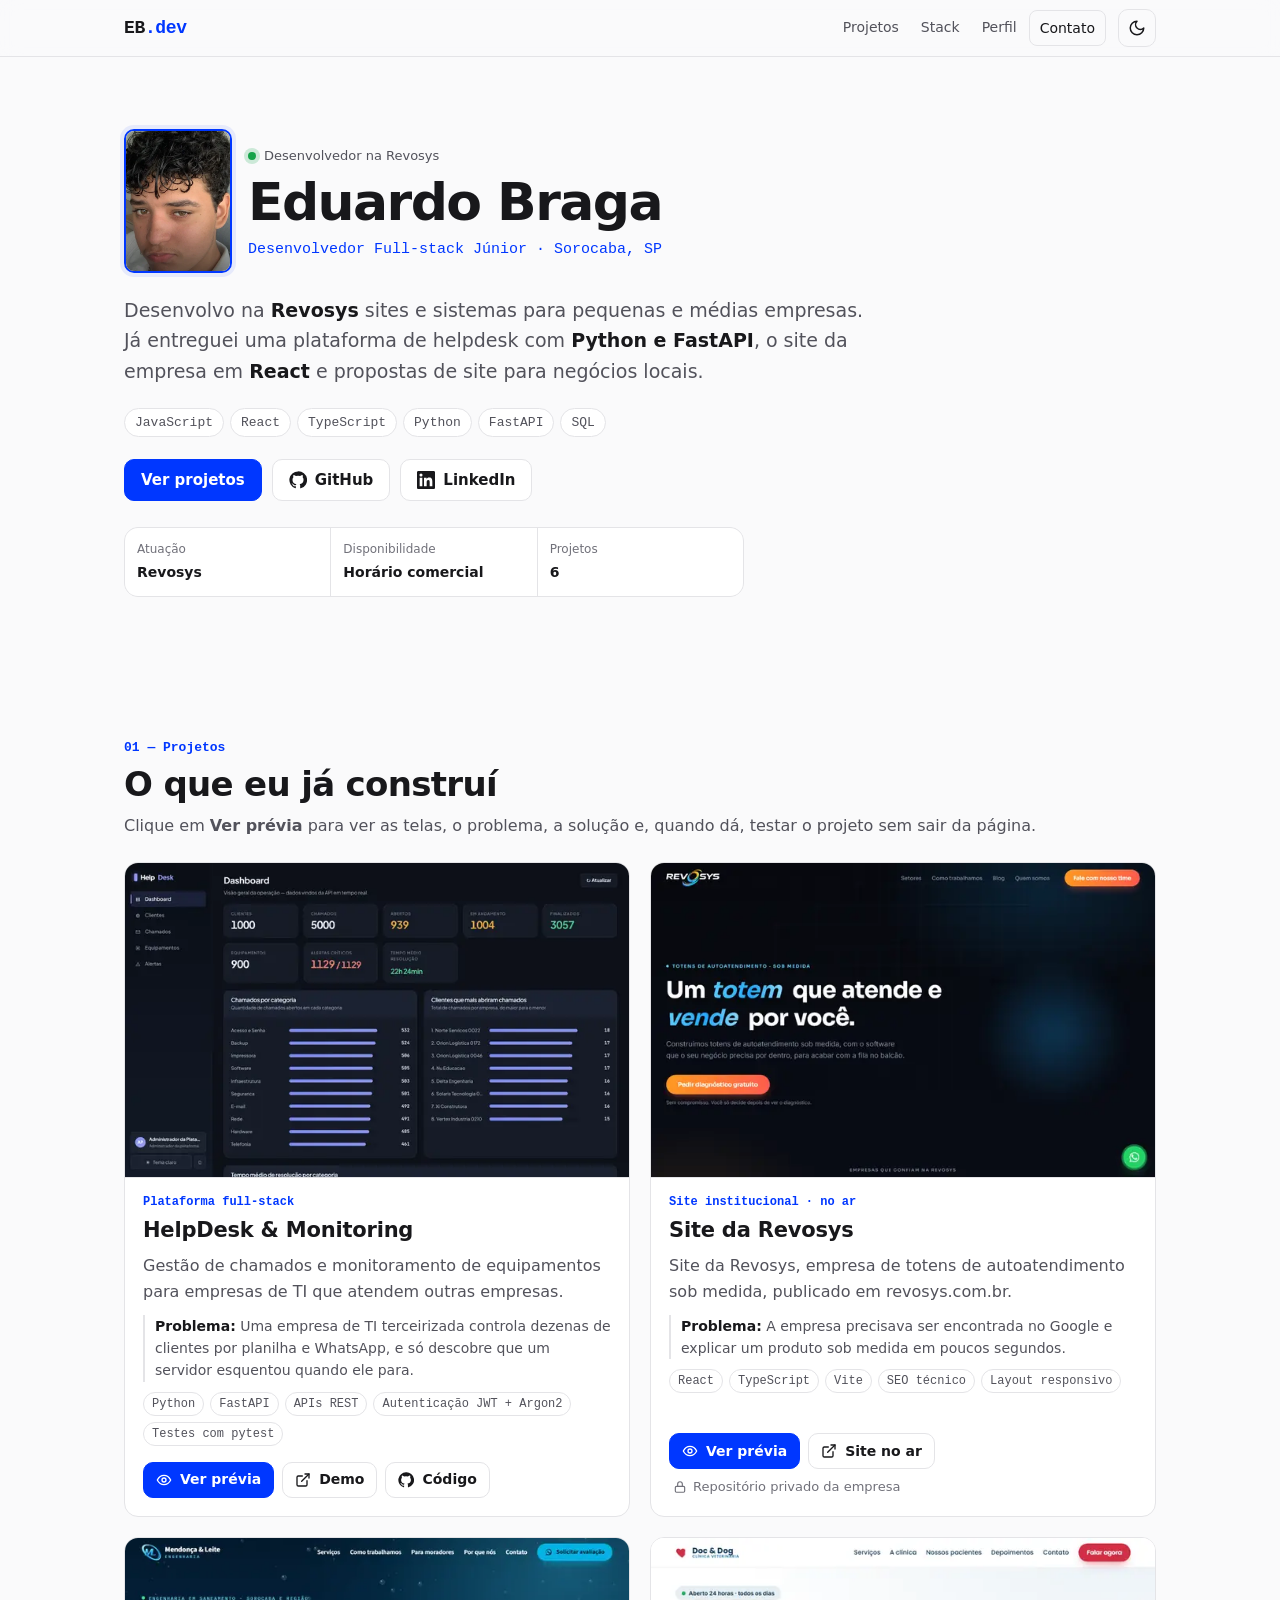
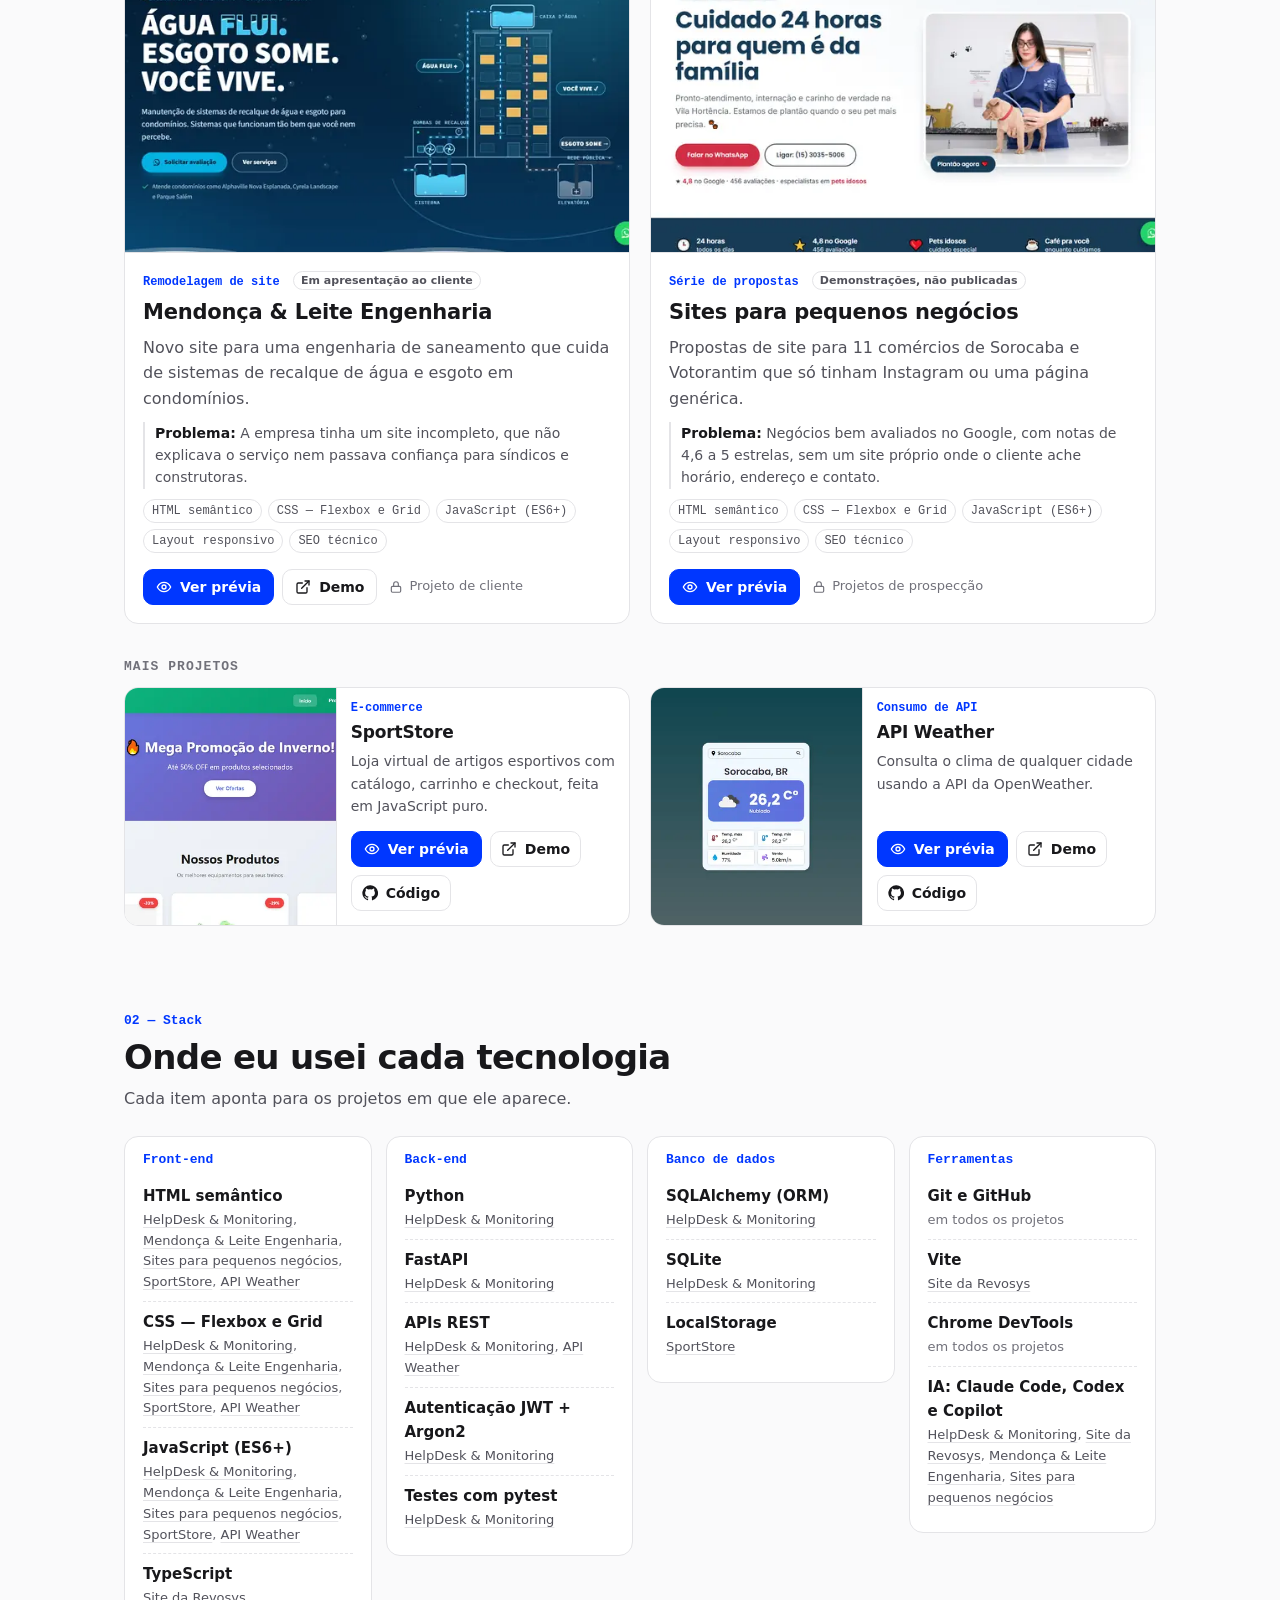
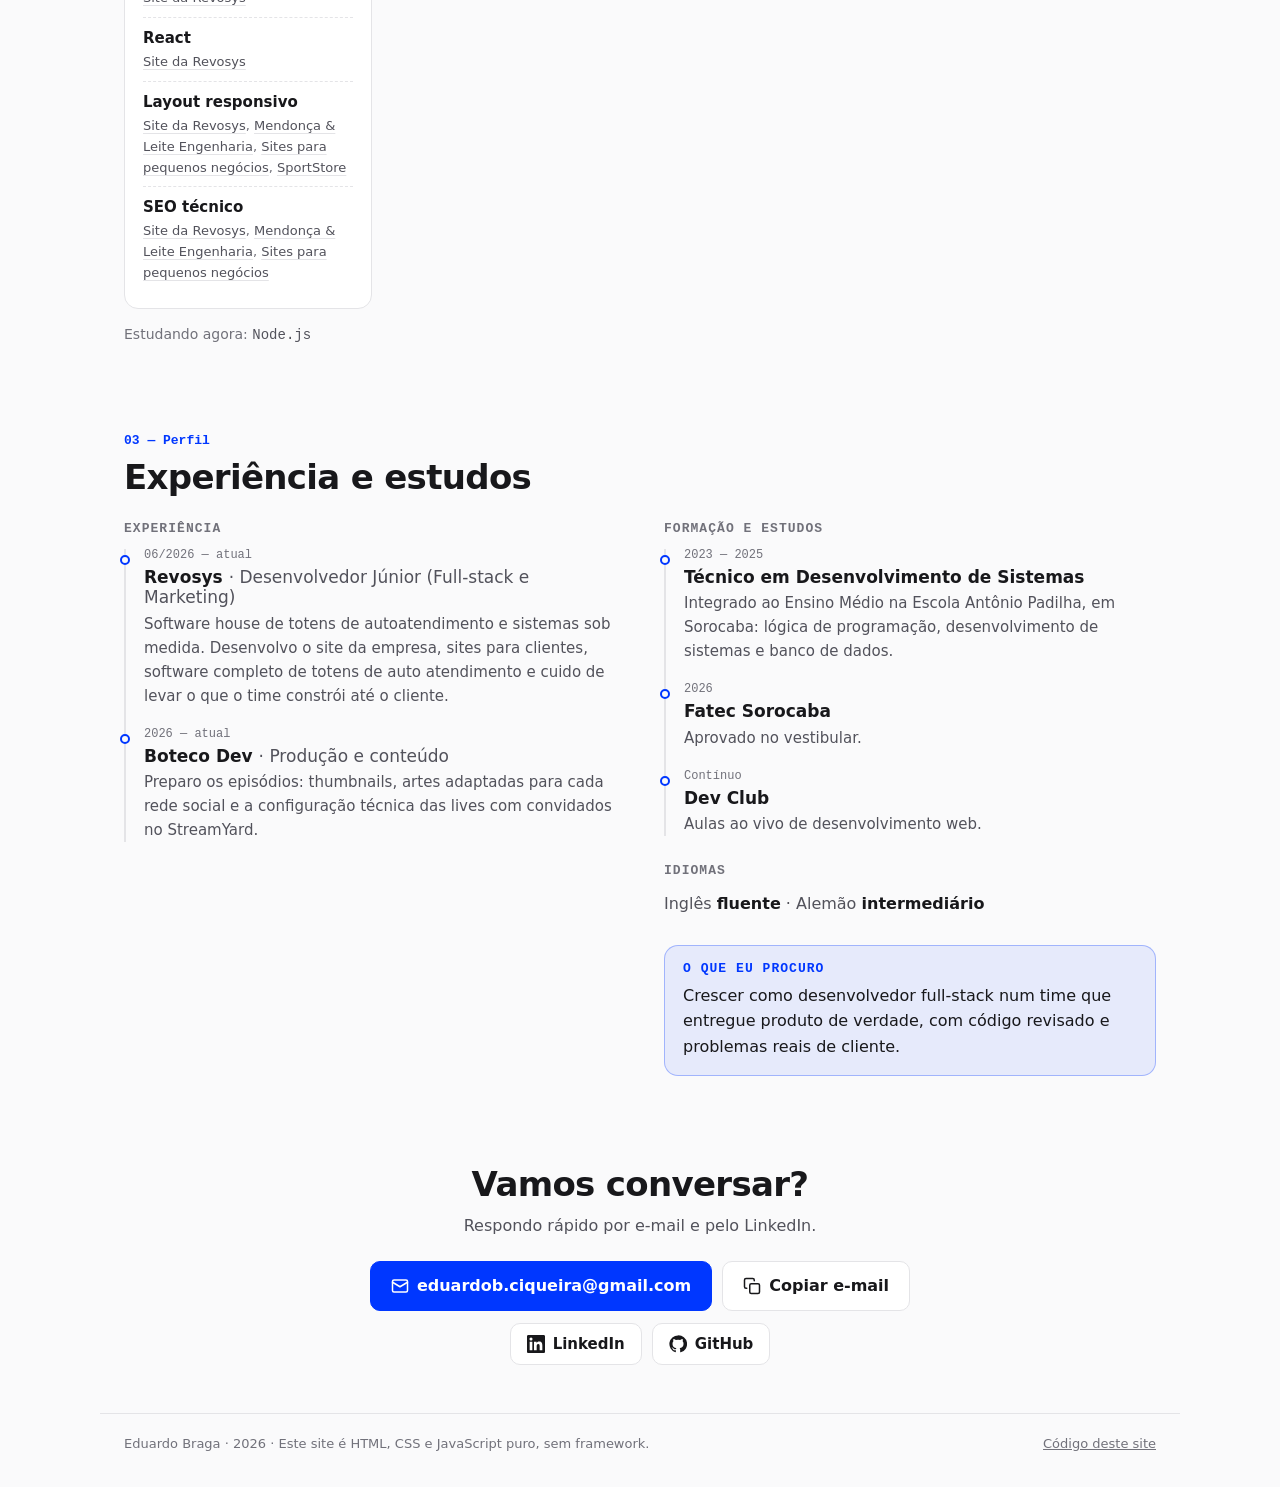
<file: index.html>
<!DOCTYPE html>
<html lang="pt-BR">
<head>
  <meta charset="UTF-8">
  <meta name="viewport" content="width=device-width, initial-scale=1">
  <title>Eduardo Braga — Desenvolvedor Full-stack Júnior</title>
  <meta name="description" content="Desenvolvedor full-stack júnior na Revosys, em Sorocaba (SP). Projetos com Python, FastAPI, React e JavaScript: plataforma de helpdesk, site institucional no ar e sites para negócios locais.">
  <meta name="author" content="Eduardo Braga">
  <meta name="theme-color" content="#18181b">
  <link rel="canonical" href="https://bragadudu.github.io/portfolio/">
  <link rel="icon" href="assets/img/favicon.svg" type="image/svg+xml">

  <meta property="og:type" content="profile">
  <meta property="og:locale" content="pt_BR">
  <meta property="og:site_name" content="Eduardo Braga">
  <meta property="og:title" content="Eduardo Braga — Desenvolvedor Full-stack Júnior">
  <meta property="og:description" content="Plataforma de helpdesk com FastAPI, site institucional no ar e sites para negócios locais. Veja a prévia de cada projeto.">
  <meta property="og:url" content="https://bragadudu.github.io/portfolio/">
  <meta property="og:image" content="https://bragadudu.github.io/portfolio/assets/img/og.jpg">
  <meta property="og:image:width" content="1200">
  <meta property="og:image:height" content="630">
  <meta property="og:image:alt" content="Eduardo Braga, desenvolvedor full-stack júnior">
  <meta name="twitter:card" content="summary_large_image">

  <script type="application/ld+json">
  {"@context":"https://schema.org","@type":"Person","name":"Eduardo Braga","jobTitle":"Desenvolvedor Full-stack Júnior","worksFor":{"@type":"Organization","name":"Revosys","url":"https://revosys.com.br"},
   "url":"https://bragadudu.github.io/portfolio/","email":"mailto:eduardob.ciqueira@gmail.com",
   "address":{"@type":"PostalAddress","addressLocality":"Sorocaba","addressRegion":"SP","addressCountry":"BR"},
   "sameAs":["https://github.com/BragaDudu","https://www.linkedin.com/in/eduardo-braga-a6a62b244/"],
   "knowsAbout":["Python","FastAPI","SQLAlchemy","React","TypeScript","JavaScript","HTML","CSS","Git"]}
  </script>

  <script>
    try {
      const t = localStorage.getItem("eb-theme");
      if (t === "light" || (!t && matchMedia("(prefers-color-scheme: light)").matches)) document.documentElement.dataset.theme = "light";
    } catch (e) {}
  </script>
  <link rel="stylesheet" href="assets/css/styles.css?v=4">
</head>
<body>
  <svg width="0" height="0" style="position:absolute" aria-hidden="true">
    <symbol id="i-github" viewBox="0 0 24 24"><path fill="currentColor" d="M12 .5a11.5 11.5 0 0 0-3.64 22.41c.58.1.79-.25.79-.56v-2c-3.2.7-3.88-1.37-3.88-1.37-.52-1.33-1.28-1.69-1.28-1.69-1.04-.71.08-.7.08-.7 1.16.08 1.77 1.19 1.77 1.19 1.03 1.76 2.7 1.25 3.36.96.1-.75.4-1.25.73-1.54-2.55-.29-5.24-1.28-5.24-5.68 0-1.25.45-2.28 1.18-3.08-.12-.29-.51-1.46.11-3.04 0 0 .97-.31 3.17 1.18a11 11 0 0 1 5.77 0c2.2-1.49 3.17-1.18 3.17-1.18.62 1.58.23 2.75.11 3.04.74.8 1.18 1.83 1.18 3.08 0 4.41-2.69 5.38-5.26 5.67.41.36.78 1.06.78 2.14v3.17c0 .31.21.67.8.56A11.5 11.5 0 0 0 12 .5Z"/></symbol>
    <symbol id="i-linkedin" viewBox="0 0 24 24"><path fill="currentColor" d="M20.45 20.45h-3.56v-5.57c0-1.33-.02-3.04-1.85-3.04-1.85 0-2.14 1.45-2.14 2.94v5.67H9.35V9h3.41v1.56h.05c.48-.9 1.64-1.85 3.37-1.85 3.6 0 4.27 2.37 4.27 5.46v6.28ZM5.34 7.43a2.06 2.06 0 1 1 0-4.13 2.06 2.06 0 0 1 0 4.13ZM7.12 20.45H3.56V9h3.56v11.45ZM22.22 0H1.77C.79 0 0 .77 0 1.73v20.54C0 23.23.79 24 1.77 24h20.45c.98 0 1.78-.77 1.78-1.73V1.73C24 .77 23.2 0 22.22 0Z"/></symbol>
    <symbol id="i-mail" viewBox="0 0 24 24"><g fill="none" stroke="currentColor" stroke-width="2" stroke-linecap="round" stroke-linejoin="round"><rect x="2" y="4" width="20" height="16" rx="2"/><path d="m22 7-10 6L2 7"/></g></symbol>
    <symbol id="i-whatsapp" viewBox="0 0 24 24"><path fill="currentColor" d="M17.47 14.38c-.3-.15-1.76-.87-2.03-.97-.27-.1-.47-.15-.67.15-.2.3-.77.97-.94 1.17-.17.2-.35.22-.65.07-.3-.15-1.26-.46-2.4-1.47-.89-.79-1.49-1.77-1.66-2.07-.17-.3-.02-.46.13-.61.13-.13.3-.35.45-.52.15-.17.2-.3.3-.5.1-.2.05-.37-.03-.52-.07-.15-.67-1.61-.92-2.21-.24-.58-.49-.5-.67-.51h-.57c-.2 0-.52.07-.79.37-.27.3-1.04 1.02-1.04 2.48s1.06 2.88 1.21 3.08c.15.2 2.1 3.2 5.08 4.49.71.31 1.26.49 1.69.63.71.23 1.36.2 1.87.12.57-.09 1.76-.72 2.01-1.41.25-.69.25-1.29.17-1.41-.07-.12-.27-.2-.57-.35ZM12.05 21.5h-.01a9.4 9.4 0 0 1-4.8-1.31l-.34-.2-3.56.93.95-3.47-.22-.36a9.4 9.4 0 1 1 7.98 4.41Zm8-17.45A11.32 11.32 0 0 0 1.88 17.7L.27 23.6l6.04-1.58a11.3 11.3 0 0 0 5.41 1.38h.01c6.24 0 11.32-5.08 11.32-11.32 0-3.02-1.18-5.87-3.32-8.01Z"/></symbol>
    <symbol id="i-external" viewBox="0 0 24 24"><g fill="none" stroke="currentColor" stroke-width="2" stroke-linecap="round" stroke-linejoin="round"><path d="M15 3h6v6"/><path d="M10 14 21 3"/><path d="M18 13v6a2 2 0 0 1-2 2H5a2 2 0 0 1-2-2V8a2 2 0 0 1 2-2h6"/></g></symbol>
    <symbol id="i-eye" viewBox="0 0 24 24"><g fill="none" stroke="currentColor" stroke-width="2" stroke-linecap="round" stroke-linejoin="round"><path d="M2 12s3.5-7 10-7 10 7 10 7-3.5 7-10 7S2 12 2 12Z"/><circle cx="12" cy="12" r="3"/></g></symbol>
    <symbol id="i-copy" viewBox="0 0 24 24"><g fill="none" stroke="currentColor" stroke-width="2" stroke-linecap="round" stroke-linejoin="round"><rect x="9" y="9" width="13" height="13" rx="2"/><path d="M5 15H4a2 2 0 0 1-2-2V4a2 2 0 0 1 2-2h9a2 2 0 0 1 2 2v1"/></g></symbol>
    <symbol id="i-file" viewBox="0 0 24 24"><g fill="none" stroke="currentColor" stroke-width="2" stroke-linecap="round" stroke-linejoin="round"><path d="M14 2H6a2 2 0 0 0-2 2v16a2 2 0 0 0 2 2h12a2 2 0 0 0 2-2V8z"/><path d="M14 2v6h6M12 18v-6M9 15l3 3 3-3"/></g></symbol>
    <symbol id="i-sun" viewBox="0 0 24 24"><g fill="none" stroke="currentColor" stroke-width="2" stroke-linecap="round"><circle cx="12" cy="12" r="4"/><path d="M12 2v2M12 20v2M4.93 4.93l1.41 1.41M17.66 17.66l1.41 1.41M2 12h2M20 12h2M6.34 17.66l-1.41 1.41M19.07 4.93l-1.41 1.41"/></g></symbol>
    <symbol id="i-moon" viewBox="0 0 24 24"><path fill="none" stroke="currentColor" stroke-width="2" stroke-linecap="round" stroke-linejoin="round" d="M12 3a6 6 0 0 0 9 9 9 9 0 1 1-9-9Z"/></symbol>
    <symbol id="i-lock" viewBox="0 0 24 24"><g fill="none" stroke="currentColor" stroke-width="2" stroke-linecap="round" stroke-linejoin="round"><rect x="4" y="11" width="16" height="10" rx="2"/><path d="M8 11V7a4 4 0 0 1 8 0v4"/></g></symbol>
    <symbol id="i-close" viewBox="0 0 24 24"><path fill="none" stroke="currentColor" stroke-width="2" stroke-linecap="round" d="M18 6 6 18M6 6l12 12"/></symbol>
    <symbol id="i-play" viewBox="0 0 24 24"><path fill="currentColor" d="M8 5.14v13.72a1 1 0 0 0 1.5.86l11-6.86a1 1 0 0 0 0-1.72l-11-6.86A1 1 0 0 0 8 5.14Z"/></symbol>
  </svg>

  <a class="skip" href="#projetos">Pular para os projetos</a>

  <header class="topbar">
    <div class="wrap topbar-inner">
      <a class="brand" href="#topo" aria-label="Eduardo Braga, início">EB<span>.dev</span></a>
      <nav aria-label="Seções">
        <a href="#projetos">Projetos</a>
        <a href="#stack">Stack</a>
        <a href="#perfil">Perfil</a>
        <a href="#contato" class="nav-cta">Contato</a>
      </nav>
      <button class="icon-btn" id="theme-toggle" type="button" aria-label="Alternar tema claro/escuro">
        <svg class="when-dark"><use href="#i-sun"/></svg>
        <svg class="when-light"><use href="#i-moon"/></svg>
      </button>
    </div>
  </header>

  <main id="topo">
    <section class="hero wrap" aria-labelledby="hero-title">
      <div class="hero-id">
        <img class="avatar" src="assets/img/eduardo.webp" width="108" height="144" alt="Foto de Eduardo Braga" fetchpriority="high">
        <div>
          <p class="status"><span class="dot" aria-hidden="true"></span>Desenvolvedor na Revosys</p>
          <h1 id="hero-title">Eduardo Braga</h1>
          <p class="role">Desenvolvedor Full-stack Júnior <span aria-hidden="true">·</span> Sorocaba, SP</p>
        </div>
      </div>

      <p class="pitch">
        Desenvolvo na <strong>Revosys</strong> sites e sistemas para pequenas e médias empresas. Já entreguei uma plataforma de helpdesk
        com <strong>Python e FastAPI</strong>, o site da empresa em <strong>React</strong> e propostas de site para negócios locais.
      </p>

      <ul class="chips" aria-label="Tecnologias principais">
        <li>JavaScript</li><li>React</li><li>TypeScript</li><li>Python</li><li>FastAPI</li><li>SQL</li>
      </ul>

      <div class="actions">
        <a class="btn btn-primary" href="#projetos">Ver projetos</a>
        <a class="btn" href="https://github.com/BragaDudu" target="_blank" rel="noopener"><svg><use href="#i-github"/></svg>GitHub</a>
        <a class="btn" href="https://www.linkedin.com/in/eduardo-braga-a6a62b244/" target="_blank" rel="noopener"><svg><use href="#i-linkedin"/></svg>LinkedIn</a>
        <a class="btn" data-cv hidden target="_blank" rel="noopener"><svg><use href="#i-file"/></svg>Currículo</a>
      </div>

      <dl class="facts">
        <div><dt>Atuação</dt><dd>Revosys</dd></div>
        <div><dt>Disponibilidade</dt><dd>Horário comercial</dd></div>
        <div><dt>Projetos</dt><dd data-count-projects>6</dd></div>
      </dl>
    </section>

    <section id="projetos" class="section wrap" aria-labelledby="projetos-title">
      <header class="section-head">
        <p class="eyebrow">01 — Projetos</p>
        <h2 id="projetos-title">O que eu já construí</h2>
        <p class="section-sub">Clique em <strong>Ver prévia</strong> para ver as telas, o problema, a solução e, quando dá, testar o projeto sem sair da página.</p>
      </header>
      <div class="projects-featured" data-projects="featured"></div>
      <h3 class="subhead">Mais projetos</h3>
      <div class="projects-small" data-projects="small"></div>
    </section>

    <section id="stack" class="section wrap" aria-labelledby="stack-title">
      <header class="section-head">
        <p class="eyebrow">02 — Stack</p>
        <h2 id="stack-title">Onde eu usei cada tecnologia</h2>
        <p class="section-sub">Cada item aponta para os projetos em que ele aparece.</p>
      </header>
      <div class="stack-grid" data-stack></div>
      <p class="studying">Estudando agora: <span data-studying></span></p>
    </section>

    <section id="perfil" class="section wrap" aria-labelledby="perfil-title">
      <header class="section-head">
        <p class="eyebrow">03 — Perfil</p>
        <h2 id="perfil-title">Experiência e estudos</h2>
      </header>
      <div class="profile-grid">
        <div>
          <h3 class="col-title">Experiência</h3>
          <ol class="timeline">
            <li>
              <p class="tl-meta">06/2026 — atual</p>
              <h4>Revosys <span>· Desenvolvedor Júnior (Full-stack e Marketing)</span></h4>
              <p>Software house de totens de autoatendimento e sistemas sob medida. Desenvolvo o site da empresa, sites para clientes, software completo de totens de auto atendimento e cuido de levar o que o time constrói até o cliente.</p>
            </li>
            <li>
              <p class="tl-meta">2026 — atual</p>
              <h4>Boteco Dev <span>· Produção e conteúdo</span></h4>
              <p>Preparo os episódios: thumbnails, artes adaptadas para cada rede social e a configuração técnica das lives com convidados no StreamYard.</p>
            </li>
          </ol>
        </div>
        <div>
          <h3 class="col-title">Formação e estudos</h3>
          <ol class="timeline">
            <li>
              <p class="tl-meta">2023 — 2025</p>
              <h4>Técnico em Desenvolvimento de Sistemas</h4>
              <p>Integrado ao Ensino Médio na Escola Antônio Padilha, em Sorocaba: lógica de programação, desenvolvimento de sistemas e banco de dados.</p>
            </li>
            <li>
              <p class="tl-meta">2026</p>
              <h4>Fatec Sorocaba</h4>
              <p>Aprovado no vestibular.</p>
            </li>
            <li>
              <p class="tl-meta">Contínuo</p>
              <h4>Dev Club</h4>
              <p>Aulas ao vivo de desenvolvimento web.</p>
            </li>
          </ol>
          <h3 class="col-title col-title-gap">Idiomas</h3>
          <p class="langs">Inglês <strong>fluente</strong> · Alemão <strong>intermediário</strong></p>
          <div class="goal">
            <h3 class="col-title">O que eu procuro</h3>
            <p>Crescer como desenvolvedor full-stack num time que entregue produto de verdade, com código revisado e problemas reais de cliente.</p>
          </div>
        </div>
      </div>
    </section>

    <section id="contato" class="section wrap contact" aria-labelledby="contato-title">
      <h2 id="contato-title">Vamos conversar?</h2>
      <p>Respondo rápido por e-mail e pelo LinkedIn.</p>
      <div class="contact-mail">
        <a class="btn btn-primary btn-lg" href="mailto:eduardob.ciqueira@gmail.com"><svg><use href="#i-mail"/></svg>eduardob.ciqueira@gmail.com</a>
        <button class="btn btn-lg" type="button" data-copy="eduardob.ciqueira@gmail.com"><svg><use href="#i-copy"/></svg><span>Copiar e-mail</span></button>
      </div>
      <div class="actions actions-center">
        <a class="btn" href="https://www.linkedin.com/in/eduardo-braga-a6a62b244/" target="_blank" rel="noopener"><svg><use href="#i-linkedin"/></svg>LinkedIn</a>
        <a class="btn" href="https://github.com/BragaDudu" target="_blank" rel="noopener"><svg><use href="#i-github"/></svg>GitHub</a>
        <a class="btn" data-whatsapp hidden target="_blank" rel="noopener"><svg><use href="#i-whatsapp"/></svg>WhatsApp</a>
        <a class="btn" data-cv hidden target="_blank" rel="noopener"><svg><use href="#i-file"/></svg>Currículo</a>
      </div>
    </section>
  </main>

  <footer class="footer wrap">
    <p>Eduardo Braga · 2026 · Este site é HTML, CSS e JavaScript puro, sem framework.</p>
    <a href="https://github.com/BragaDudu/portfolio" target="_blank" rel="noopener">Código deste site</a>
  </footer>

  <dialog class="preview" id="preview" aria-labelledby="pv-title">
    <div class="pv-shell">
      <header class="pv-head">
        <div>
          <p class="pv-kind" data-pv="kind"></p>
          <h2 id="pv-title" data-pv="title"></h2>
        </div>
        <button class="icon-btn" type="button" data-close aria-label="Fechar prévia"><svg><use href="#i-close"/></svg></button>
      </header>

      <div class="pv-body">
        <div class="pv-media">
          <div class="seg" role="tablist" aria-label="Modo da prévia">
            <button type="button" role="tab" data-mode="images" aria-selected="true">Imagens</button>
            <button type="button" role="tab" data-mode="demo" aria-selected="false"><svg><use href="#i-play"/></svg>Testar demo</button>
          </div>

          <div class="pv-images" data-panel="images">
            <figure class="pv-stage"><img data-pv="main" alt="" width="1280" height="800"></figure>
            <div class="pv-thumbs" data-pv="thumbs"></div>
          </div>

          <div class="pv-demo" data-panel="demo" hidden>
            <div class="demo-bar">
              <div class="seg seg-sm" aria-label="Tamanho da tela">
                <button type="button" data-size="desktop" aria-pressed="true">Desktop</button>
                <button type="button" data-size="mobile" aria-pressed="false">Celular</button>
              </div>
              <a class="link" data-pv="demo-link" target="_blank" rel="noopener">Abrir em nova aba <svg><use href="#i-external"/></svg></a>
            </div>
            <p class="try" data-pv="try"></p>
            <div class="demo-frame" data-pv="frame-wrap"></div>
          </div>
        </div>

        <div class="pv-info">
          <p class="pv-summary" data-pv="summary"></p>
          <p class="pv-note" data-pv="no-demo"></p>
          <dl class="pv-ps">
            <div><dt>Problema</dt><dd data-pv="problem"></dd></div>
            <div><dt>Solução</dt><dd data-pv="solution"></dd></div>
          </dl>
          <h3>Funcionalidades</h3>
          <ul class="pv-features" data-pv="features"></ul>
          <h3>Tecnologias</h3>
          <ul class="chips chips-sm" data-pv="stack"></ul>
          <div class="pv-origin" data-pv="origin-wrap">
            <h3>Como foi feito</h3>
            <p data-pv="origin"></p>
          </div>
          <div class="pv-links">
            <a class="btn btn-primary" data-pv="demo" target="_blank" rel="noopener"><svg><use href="#i-external"/></svg><span data-pv="demo-label">Demo em nova aba</span></a>
            <a class="btn" data-pv="github" target="_blank" rel="noopener"><svg><use href="#i-github"/></svg>Ver código</a>
            <span class="private" data-pv="private"><svg><use href="#i-lock"/></svg><span data-pv="private-text"></span></span>
          </div>
        </div>
      </div>
    </div>
  </dialog>

  <div class="toast" role="status" aria-live="polite" data-toast></div>

  <script src="assets/js/data.js?v=4" defer></script>
  <script src="assets/js/main.js?v=3" defer></script>
</body>
</html>
</file>
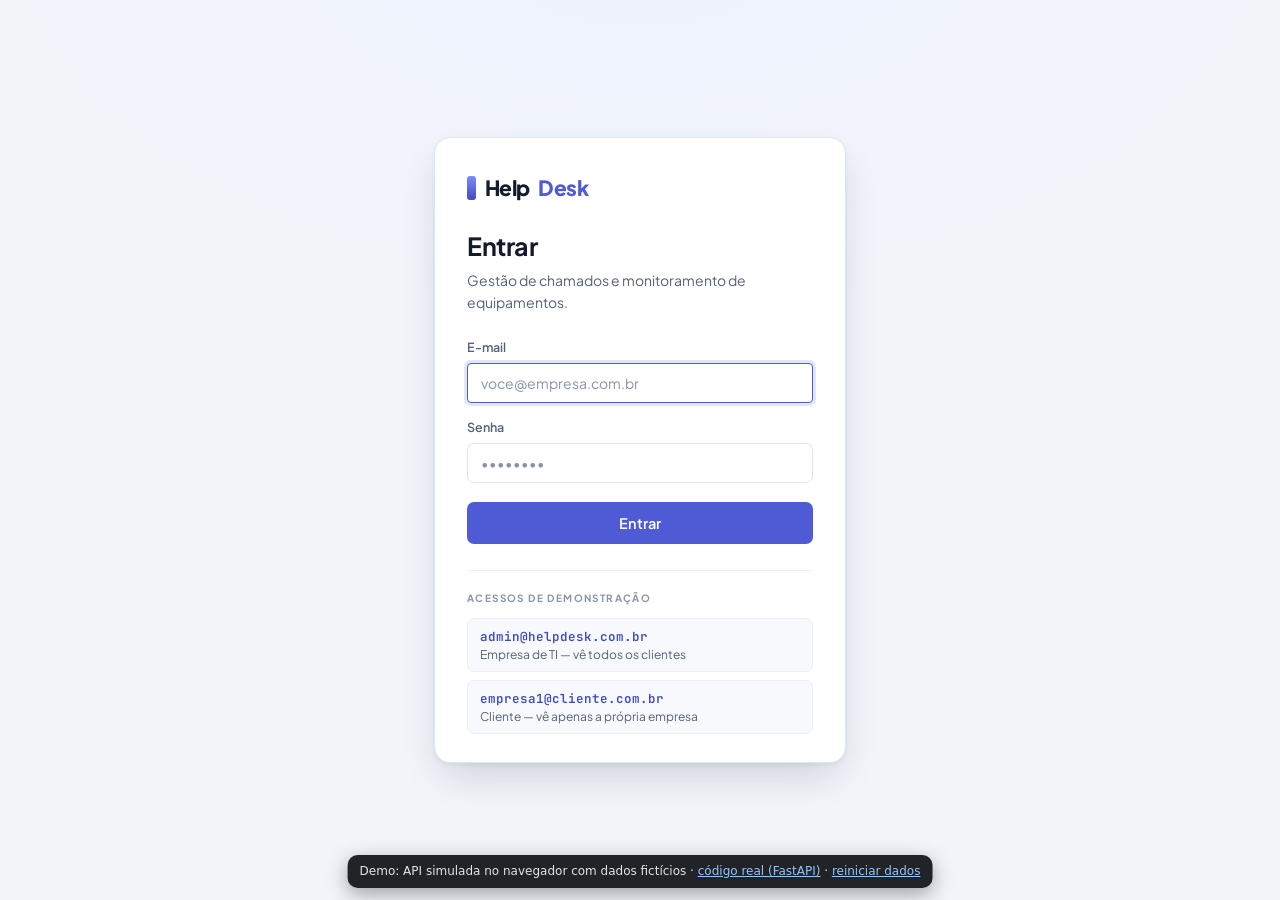
<file: demos/helpdesk/index.html>
<!DOCTYPE html>
<!--
  index.html -- DASHBOARD
  As paginas nao usam framework nem templating: o menu lateral e' repetido
  em cada arquivo. E' uma escolha consciente -- sem build step, o que voce
  ve no arquivo e' exatamente o que o navegador recebe. Facil de explicar.
-->
<html lang="pt-BR">
  <head>
    <meta charset="UTF-8" />
    <meta name="viewport" content="width=device-width, initial-scale=1.0" />
    <title>Dashboard — HelpDesk & Monitoring</title>
    <!-- ★ GUARDA DE SESSAO -- roda ANTES de tudo.
         Sem token, redireciona para o login imediatamente. Se esperasse o
         DOMContentLoaded, a tela apareceria vazia e dispararia quatro
         erros 401 antes de redirecionar. -->
    <script src="js/demo-api.js?v=1"></script>
    <script src="js/auth.js?v=11"></script>
    <script>if (!auth.exigirLogin()) { throw new Error("redirecionando"); }</script>
    <link rel="preconnect" href="https://fonts.googleapis.com" />
    <link rel="preconnect" href="https://fonts.gstatic.com" crossorigin />
    <link rel="stylesheet"
      href="https://fonts.googleapis.com/css2?family=Plus+Jakarta+Sans:wght@400;500;600;700;800&family=JetBrains+Mono:wght@400;600&display=swap" />
    <link rel="stylesheet" href="css/style.css?v=11" />
  </head>
  <body>
    <div class="layout">
      <!-- MENU LATERAL (repetido em todas as paginas) -->
      <aside class="sidebar">
        <div class="sidebar__brand">Help<span>Desk</span></div>
        <nav class="sidebar__nav">
          <a href="index.html" data-page="index.html"><span class="icon">▤</span> Dashboard</a>
          <a href="clientes.html" data-page="clientes.html"><span class="icon">◍</span> Clientes</a>
          <a href="chamados.html" data-page="chamados.html"><span class="icon">✉</span> Chamados</a>
          <a href="equipamentos.html" data-page="equipamentos.html"><span class="icon">▣</span> Equipamentos</a>
          <a href="alertas.html" data-page="alertas.html"><span class="icon">⚠</span> Alertas</a>
        </nav>
        <!-- preenchido por ui.js -> montarSessao() -->
        <div class="sidebar__foot"></div>
      </aside>

      <main class="content">
        <div class="page-header">
          <div>
            <h1>Dashboard</h1>
            <p>Visão geral da operação — dados vindos da API em tempo real.</p>
          </div>
          <button class="btn btn--ghost" onclick="location.reload()">↻ Atualizar</button>
        </div>

        <!-- CARTOES: preenchidos por dashboard.js a partir de /api/analytics/summary -->
        <div class="stat-grid" id="stat-grid">
          <div class="state state--loading">Carregando indicadores...</div>
        </div>

        <div class="grid-2">
          <div class="panel">
            <div class="panel__head">
              <div>
                <h2>Chamados por categoria</h2>
                <p class="panel__sub">Quantidade de chamados abertos em cada categoria</p>
              </div>
            </div>
            <div class="panel__body" id="chart-category">
              <div class="state state--loading">Carregando...</div>
            </div>
          </div>
          <div class="panel">
            <div class="panel__head">
              <div>
                <h2>Clientes que mais abriram chamados</h2>
                <p class="panel__sub">Total de chamados por empresa, do maior para o menor</p>
              </div>
            </div>
            <div class="panel__body" id="chart-ranking">
              <div class="state state--loading">Carregando...</div>
            </div>
          </div>
        </div>

        <div class="panel">
          <div class="panel__head">
            <div>
              <h2>Tempo médio de resolução por categoria</h2>
              <p class="panel__sub">Da abertura até a finalização — só conta chamados já finalizados</p>
            </div>
          </div>
          <div class="panel__body" id="chart-resolution">
            <div class="state state--loading">Carregando...</div>
          </div>
        </div>
      </main>
    </div>

    <script src="js/api.js?v=11"></script>
    <script src="js/ui.js?v=11"></script>
    <script src="js/dashboard.js?v=11"></script>
  </body>
</html>
</file>
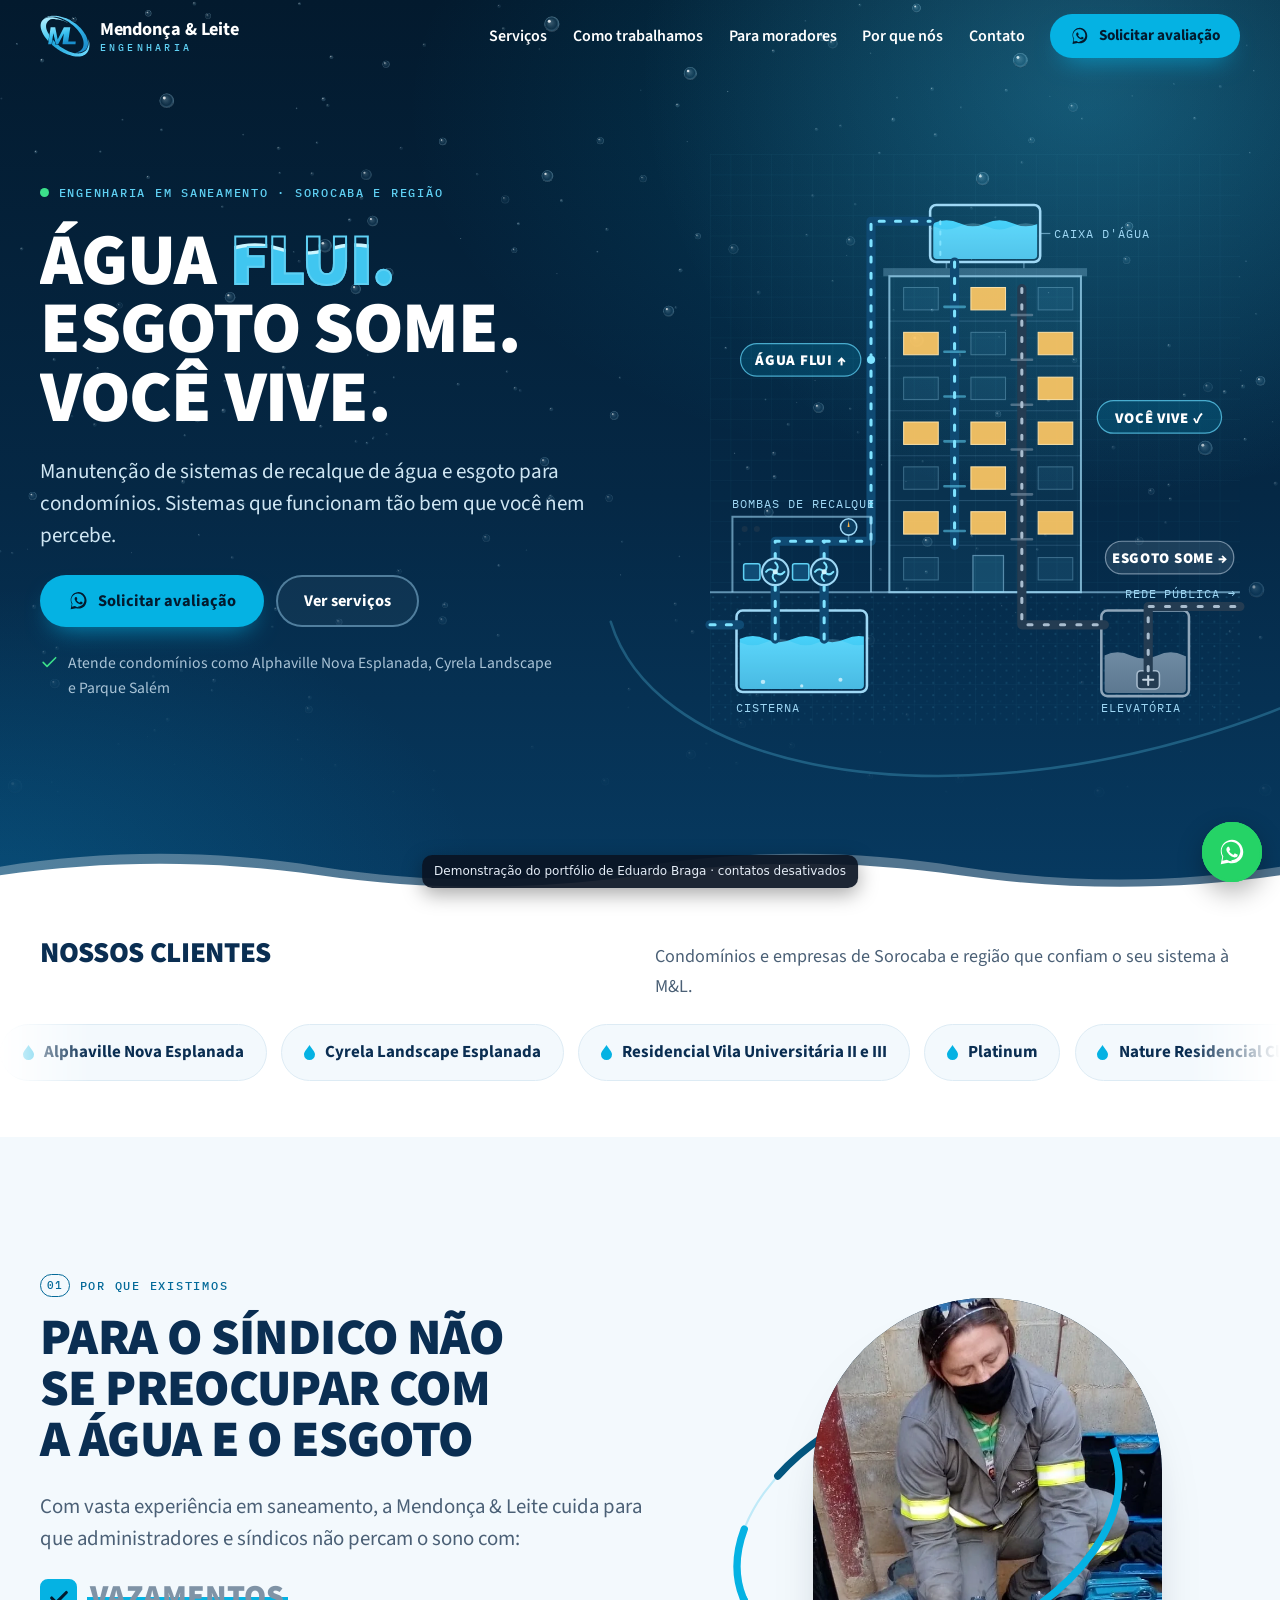
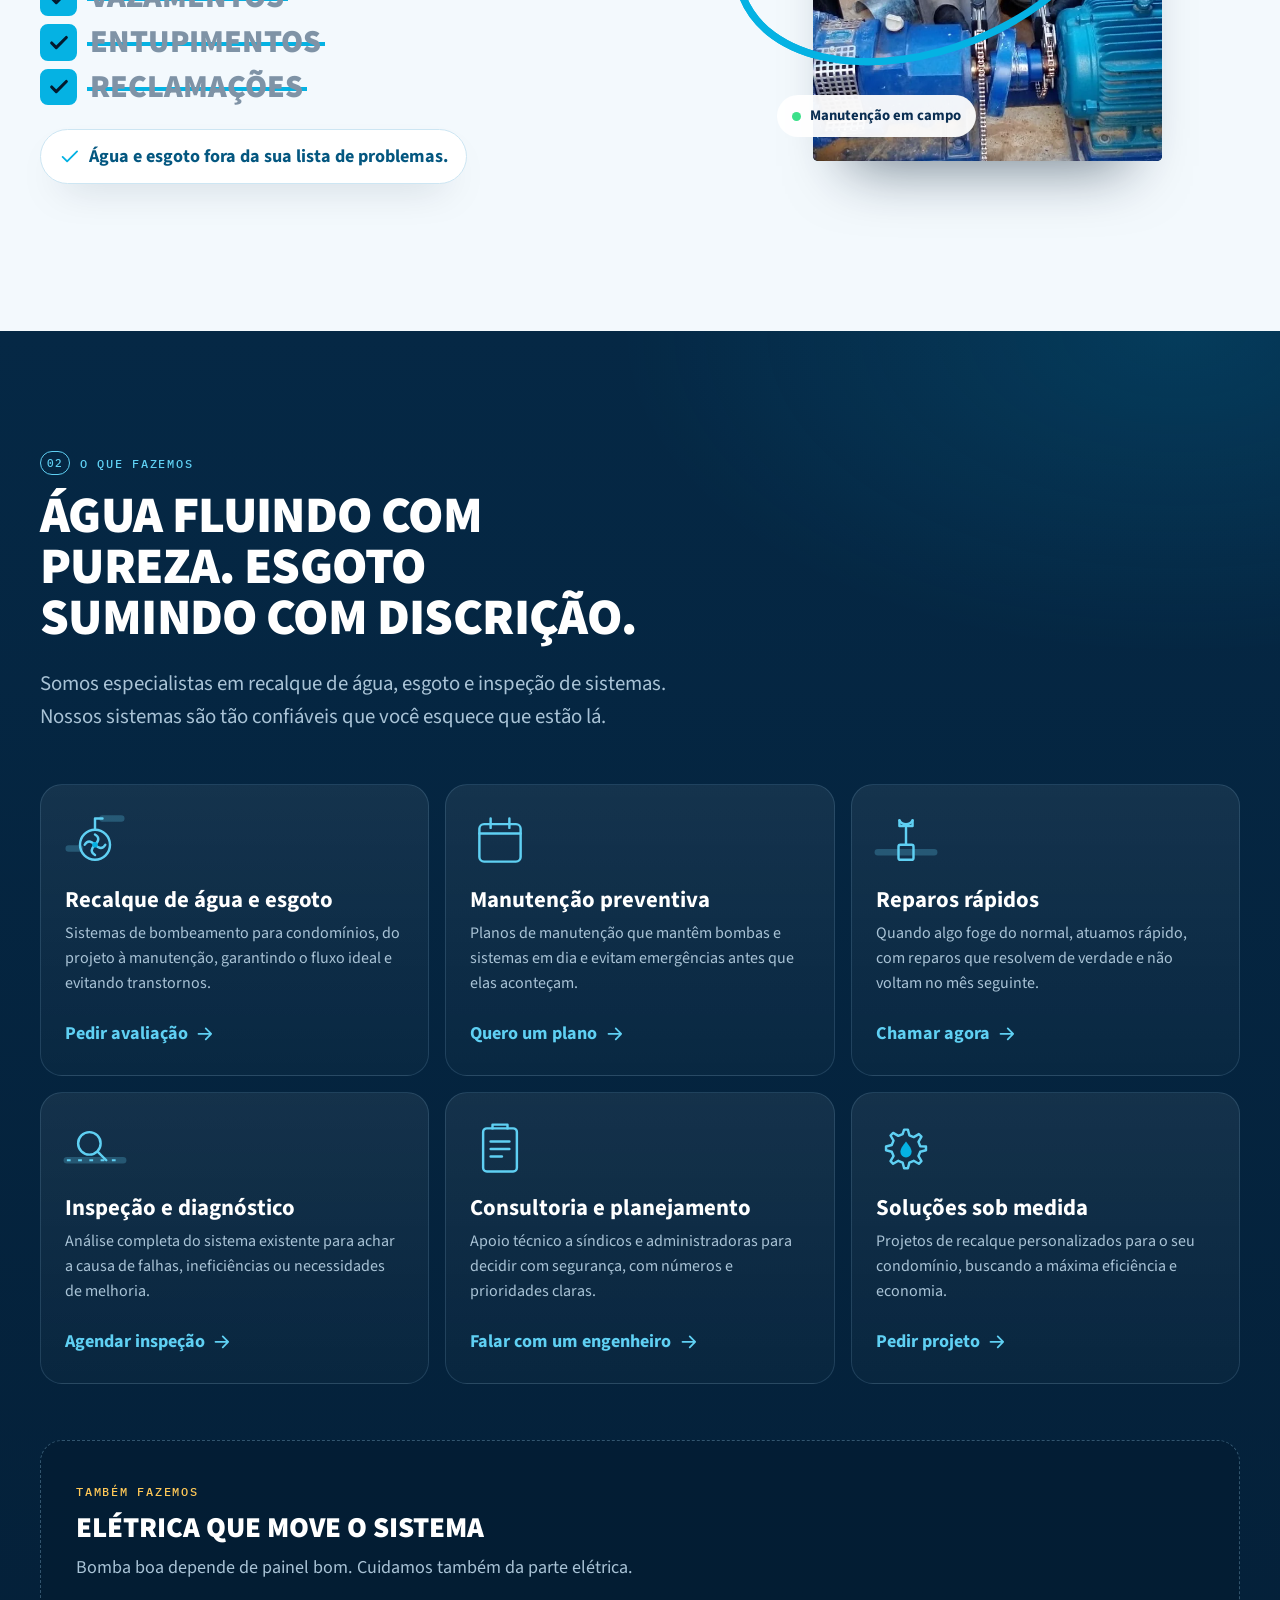
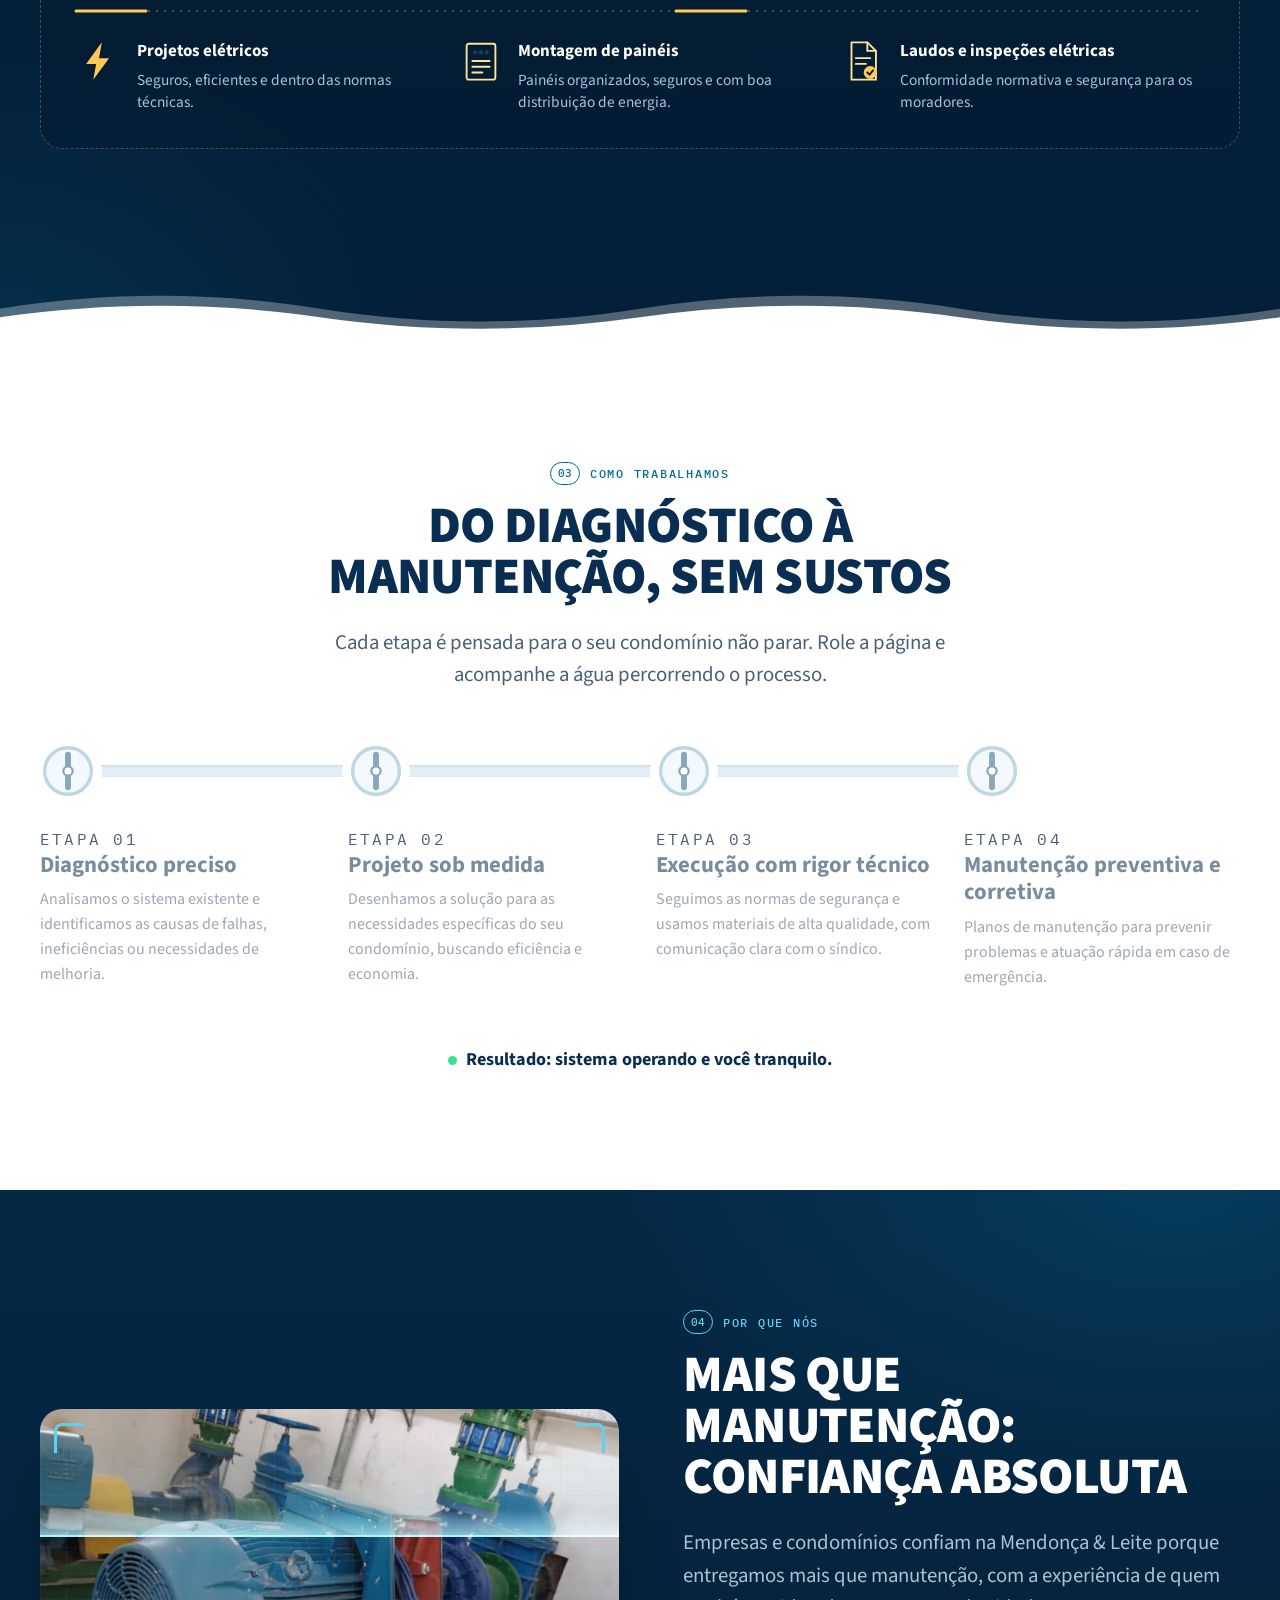
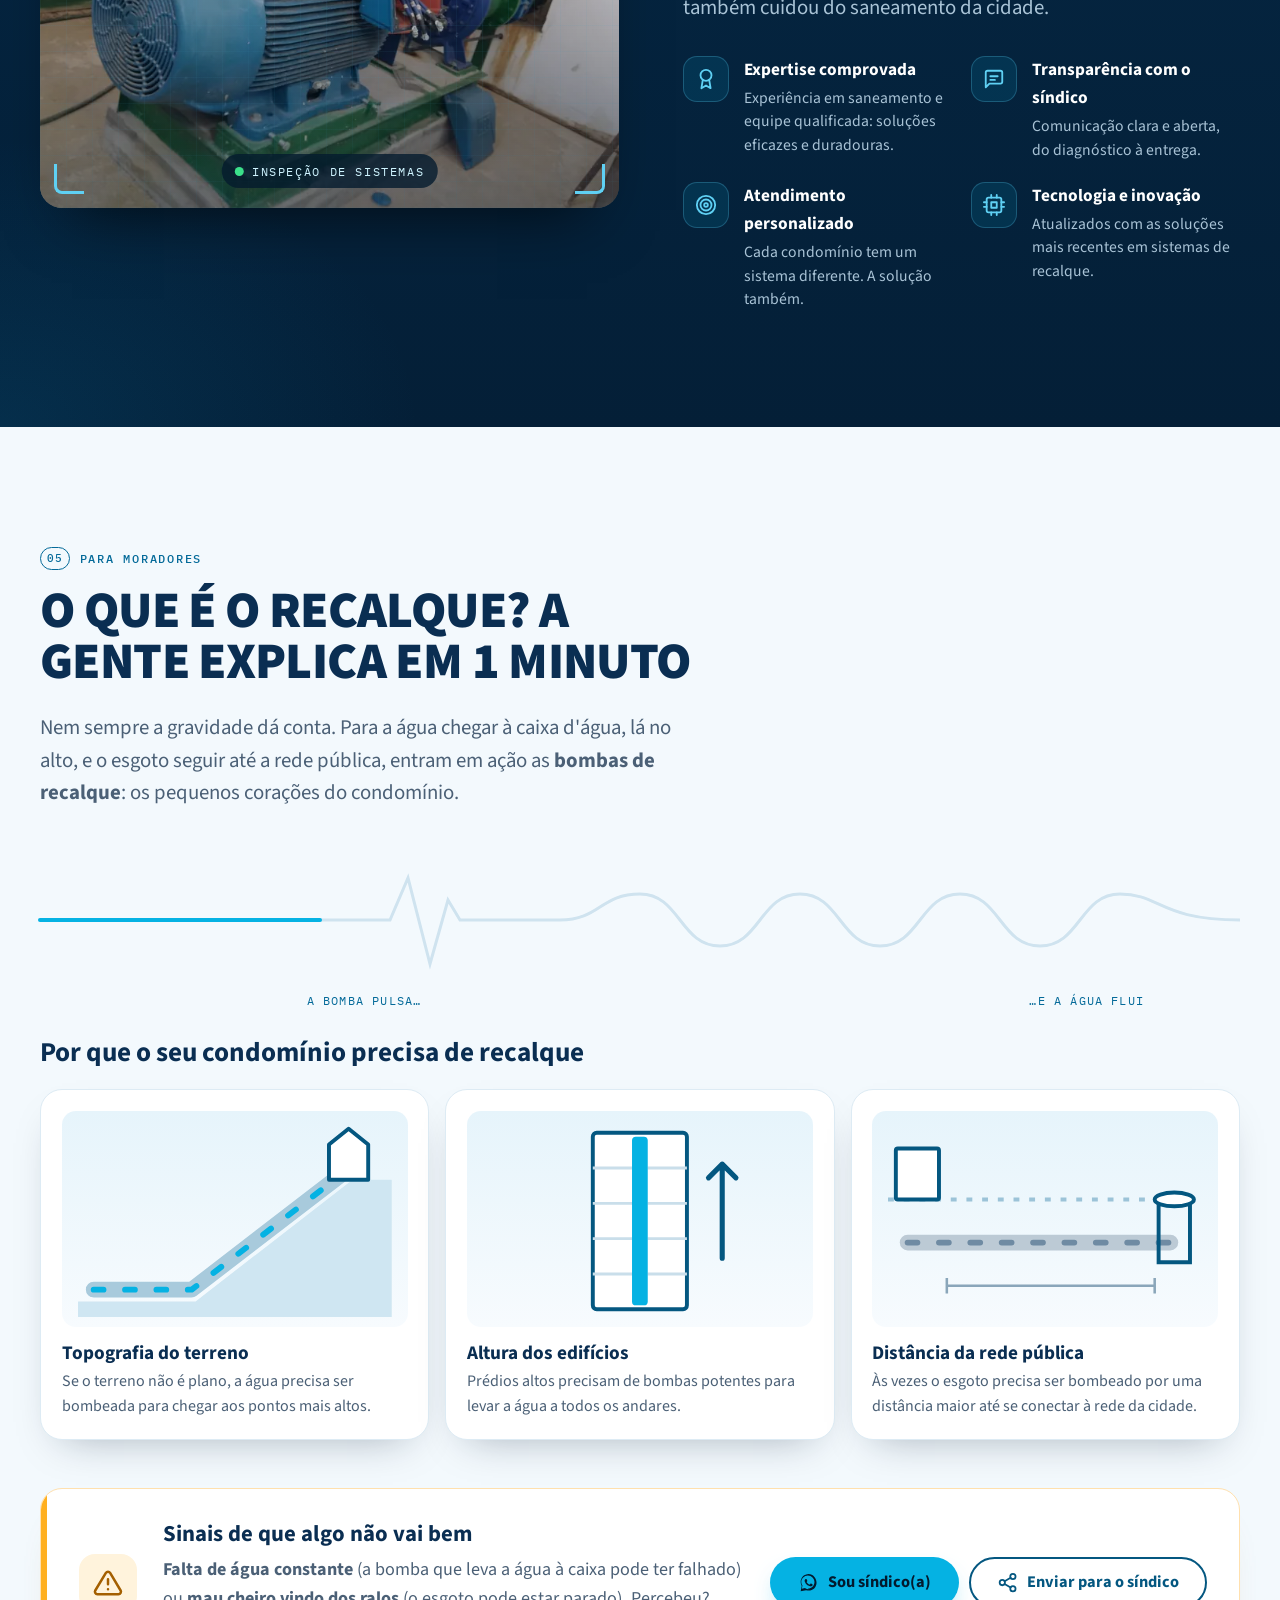
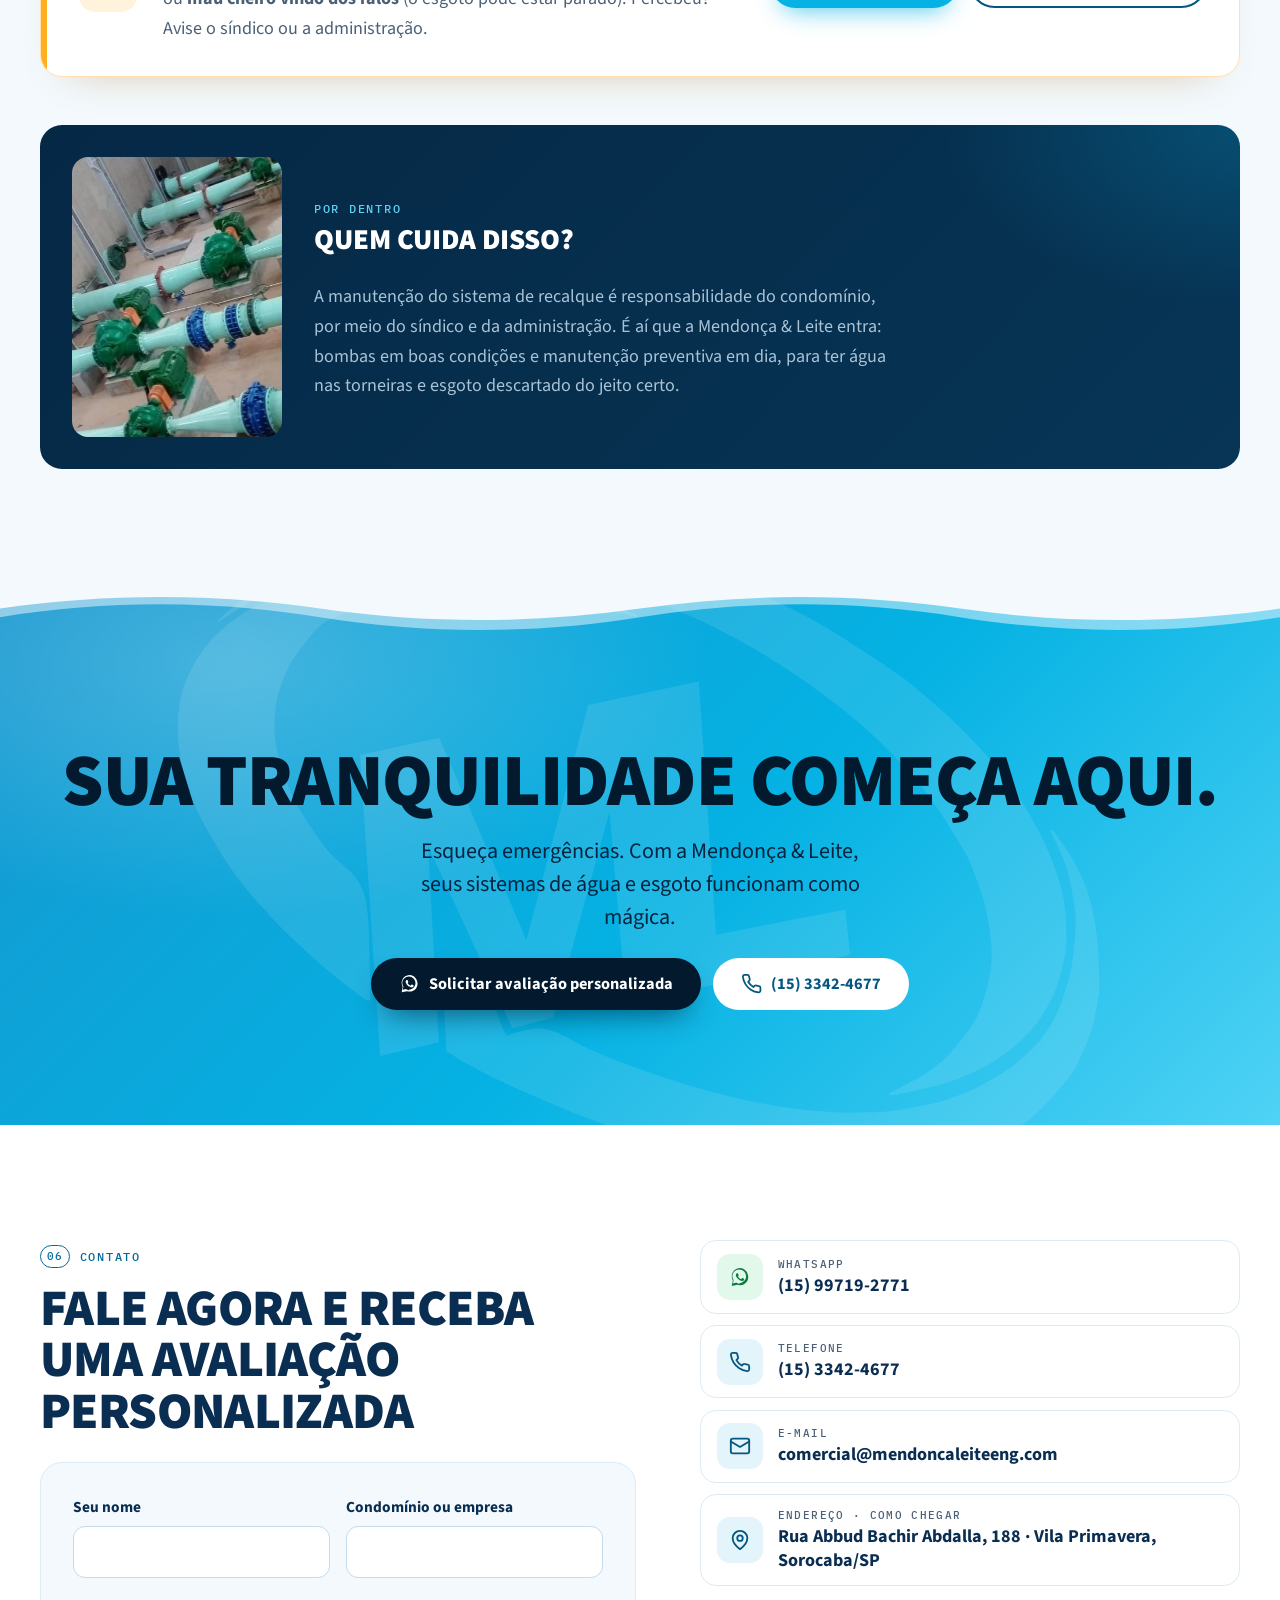
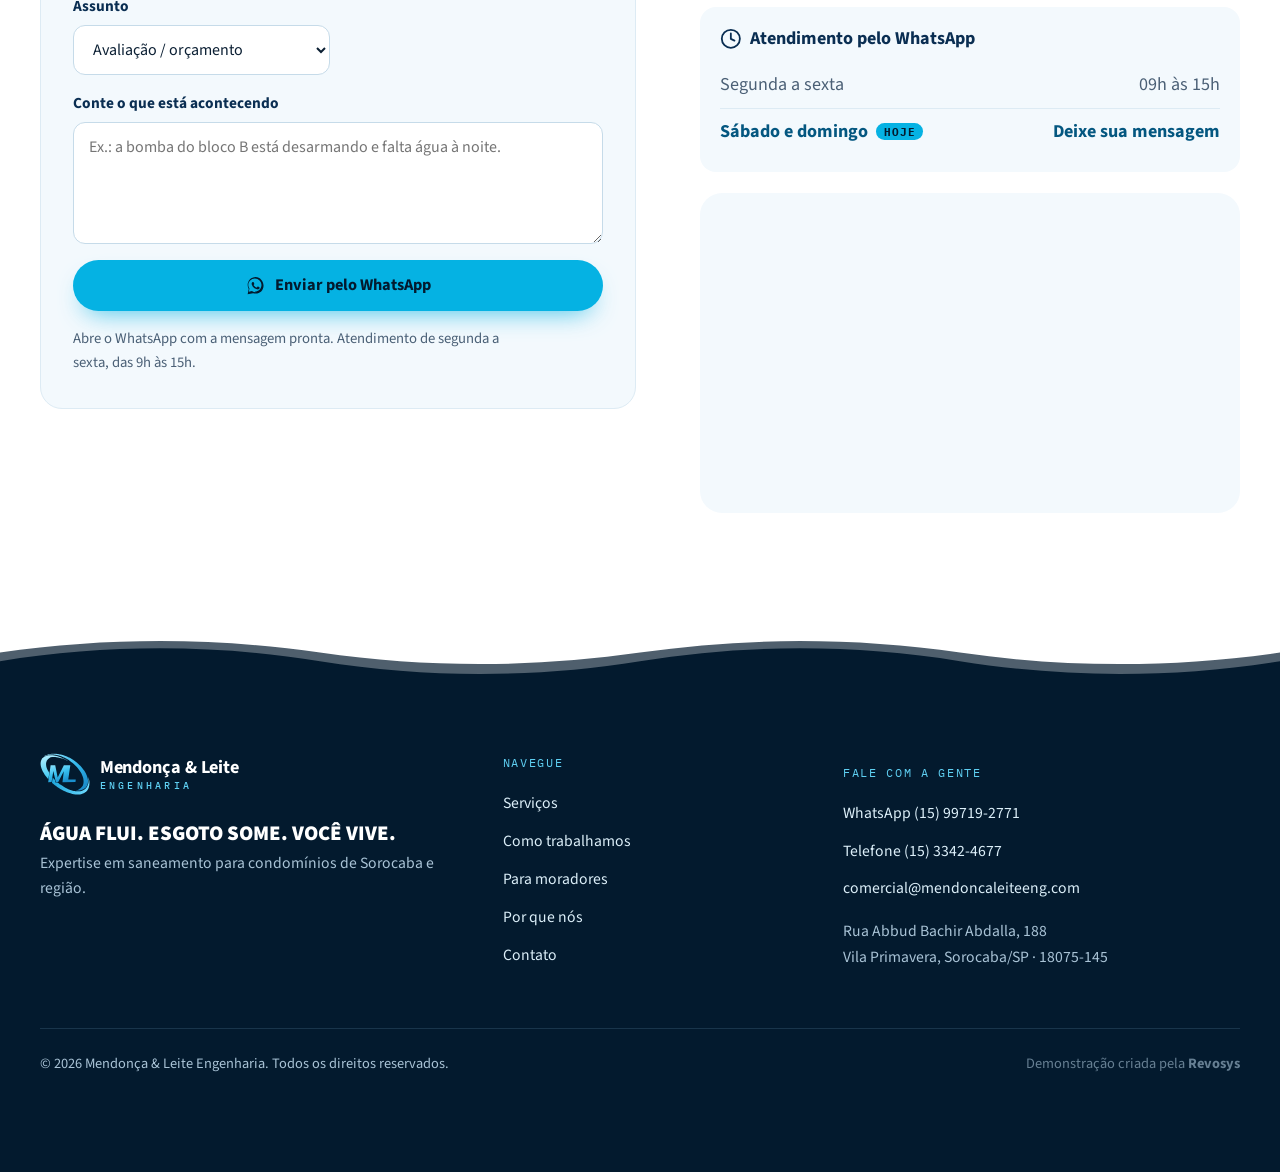
<file: demos/mendonca-leite/index.html>
<!doctype html>
<html lang="pt-BR">
<head>
  <meta charset="utf-8">
  <meta name="viewport" content="width=device-width, initial-scale=1">
  <!-- DEMONSTRAÇÃO: remover o noindex quando o cliente fechar -->
  <meta name="robots" content="noindex, nofollow">

  <title>Mendonça &amp; Leite Engenharia | Recalque de água e esgoto em Sorocaba</title>
  <meta name="description" content="Manutenção preventiva, reparos e consultoria em recalque de água e esgoto para condomínios em Sorocaba e região. Peça uma avaliação personalizada.">
  <meta name="theme-color" content="#052845">
  <link rel="icon" href="img/favicon.svg" type="image/svg+xml">
  <link rel="icon" href="img/favicon.png" type="image/png" sizes="64x64">
  <link rel="apple-touch-icon" href="img/apple-touch-icon.png">

  <meta property="og:type" content="website">
  <meta property="og:title" content="Mendonça &amp; Leite Engenharia: água flui, esgoto some, você vive">
  <meta property="og:description" content="Recalque de água e esgoto para condomínios em Sorocaba e região: manutenção preventiva, reparos e consultoria.">
  <meta property="og:image" content="img/og.jpg">
  <meta property="og:locale" content="pt_BR">

  <link rel="preconnect" href="https://fonts.googleapis.com">
  <link rel="preconnect" href="https://fonts.gstatic.com" crossorigin>
  <link href="https://fonts.googleapis.com/css2?family=IBM+Plex+Mono:wght@500&family=Source+Sans+3:wght@400;600;700;900&display=swap" rel="stylesheet">
  <link rel="stylesheet" href="css/style.css">
  <script>document.documentElement.classList.add("js");</script>
  <script src="js/demo-guard.js"></script>

  <script type="application/ld+json">
  {
    "@context": "https://schema.org",
    "@type": "ProfessionalService",
    "name": "Mendonça & Leite Engenharia",
    "slogan": "Água flui. Esgoto some. Você vive.",
    "description": "Engenharia em saneamento para condomínios: recalque de água e esgoto, manutenção preventiva e corretiva, reparos, inspeção e consultoria. Também projetos elétricos, montagem de painéis e laudos.",
    "url": "https://mendoncaleiteeng.com/",
    "logo": "img/logo.svg",
    "image": "img/og.jpg",
    "telephone": "+551533424677",
    "email": "comercial@mendoncaleiteeng.com",
    "address": {
      "@type": "PostalAddress",
      "streetAddress": "Rua Abbud Bachir Abdalla, 188",
      "addressLocality": "Sorocaba",
      "addressRegion": "SP",
      "postalCode": "18075-145",
      "addressCountry": "BR"
    },
    "areaServed": [
      { "@type": "City", "name": "Sorocaba" },
      { "@type": "City", "name": "Votorantim" }
    ],
    "openingHoursSpecification": [
      { "@type": "OpeningHoursSpecification", "dayOfWeek": ["Monday","Tuesday","Wednesday","Thursday","Friday"], "opens": "09:00", "closes": "15:00" }
    ],
    "contactPoint": [
      { "@type": "ContactPoint", "contactType": "customer service", "telephone": "+5515997192771", "availableLanguage": "Portuguese" }
    ],
    "knowsAbout": ["Recalque de água", "Recalque de esgoto", "Estação elevatória de esgoto", "Manutenção de bombas", "Projetos elétricos", "Painéis elétricos", "Laudos elétricos"]
  }
  </script>
</head>
<body>
  <a class="pular" href="#conteudo">Pular para o conteúdo</a>

  <svg class="sprite" width="0" height="0" aria-hidden="true" focusable="false">
    <defs>
      <linearGradient id="ml-gA" x1="0" y1="0" x2="1" y2="1"><stop offset="0" stop-color="#9BE7FF"/><stop offset=".5" stop-color="#34B9EC"/><stop offset="1" stop-color="#1683C4"/></linearGradient>
      <linearGradient id="ml-gC" x1="0" y1="0" x2=".3" y2="1"><stop offset="0" stop-color="#B8F0FF"/><stop offset="1" stop-color="#3CC8F2"/></linearGradient>
      <linearGradient id="ml-gB" x1="0" y1="0" x2="1" y2="0"><stop offset="0" stop-color="#1FA6DB"/><stop offset="1" stop-color="#6FDBFF"/></linearGradient>
      <linearGradient id="ml-gL" x1="0" y1="0" x2=".5" y2="1"><stop offset="0" stop-color="#8FE6FF"/><stop offset=".55" stop-color="#35BDEE"/><stop offset="1" stop-color="#1A8FCD"/></linearGradient>
      <linearGradient id="ml-oA" x1="0" y1="0" x2="1" y2="1"><stop offset="0" stop-color="#43CBF2"/><stop offset=".45" stop-color="#1391C2"/><stop offset="1" stop-color="#044F78"/></linearGradient>
      <linearGradient id="ml-oC" x1="0" y1="0" x2=".3" y2="1"><stop offset="0" stop-color="#66D0F2"/><stop offset="1" stop-color="#05A9DD"/></linearGradient>
      <linearGradient id="ml-oB" x1="0" y1="0" x2="1" y2="0"><stop offset="0" stop-color="#0B8FC0"/><stop offset="1" stop-color="#2BBDEB"/></linearGradient>
      <linearGradient id="ml-oL" x1="0" y1="0" x2=".5" y2="1"><stop offset="0" stop-color="#05B6EA"/><stop offset=".55" stop-color="#0A93C4"/><stop offset="1" stop-color="#065A86"/></linearGradient>
    </defs>
      <symbol id="ml-simbolo" viewBox="64 60 506 424">
        <path class="ml-crescente" style="fill:var(--ml-c,url(#ml-gC))" d="M343.5 136.0 C343.5 136.0 330.8 128.2 322.0 123.8 C313.2 119.2 300.5 113.2 291.0 109.0 C281.5 104.8 274.4 102.0 265.0 98.8 C255.6 95.5 244.0 92.0 234.5 89.5 C225.0 87.0 217.3 85.4 208.2 84.0 C199.2 82.6 188.7 81.4 180.0 81.0 C171.3 80.6 162.9 81.0 156.2 81.5 C149.6 82.0 146.2 82.3 140.0 83.8 C133.8 85.2 124.5 88.0 118.8 90.2 C113.0 92.5 108.8 95.2 105.8 97.0 C102.7 98.8 102.9 98.5 100.2 100.8 C97.6 103.0 93.3 106.5 90.0 110.2 C86.7 114.0 83.0 118.7 80.2 123.5 C77.5 128.3 75.4 133.4 73.8 139.0 C72.1 144.6 71.0 151.0 70.5 157.0 C70.0 163.0 69.9 168.3 70.5 175.0 C71.1 181.7 71.8 188.5 74.0 197.0 C76.2 205.5 80.6 218.5 83.5 226.2 C86.4 234.0 88.7 238.1 91.2 243.2 C93.8 248.4 95.6 251.7 98.8 257.0 C101.9 262.3 105.5 268.6 110.0 275.2 C114.5 281.9 120.2 289.9 125.5 296.8 C130.8 303.6 138.0 312.2 141.5 316.2 C145.0 320.3 145.4 320.4 146.5 321.2 C147.6 322.1 148.0 321.2 148.0 321.2 C148.0 321.2 150.0 313.8 151.5 303.5 C153.0 293.2 158.6 271.2 157.0 259.2 C155.4 247.3 145.8 240.2 141.8 232.0 C137.7 223.8 134.8 216.2 132.5 210.0 C130.2 203.8 129.2 200.2 128.0 194.5 C126.8 188.8 125.8 181.5 125.5 175.8 C125.2 170.0 125.2 165.2 126.0 160.0 C126.8 154.8 128.4 149.0 130.0 144.5 C131.6 140.0 133.7 136.5 135.8 133.0 C137.8 129.5 140.3 126.2 142.2 123.8 C144.2 121.3 144.6 120.9 147.5 118.2 C150.4 115.6 156.4 110.5 159.8 108.0 C163.1 105.5 164.8 104.6 167.5 103.5 C170.2 102.4 171.9 102.2 176.2 101.5 C180.6 100.8 186.6 99.8 193.5 99.5 C200.4 99.2 208.8 99.2 217.8 100.0 C226.7 100.8 235.8 101.9 247.2 104.2 C258.7 106.6 276.1 111.2 286.5 114.2 C296.9 117.2 300.5 118.5 309.8 122.2 C319.0 126.0 336.6 134.5 342.2 137.0 C347.9 139.5 343.5 137.0 343.5 137.0 C343.5 137.0 343.5 136.0 343.5 136.0Z"/>
        <path class="ml-anel" style="fill:var(--ml-a,url(#ml-gA))" d="M107.8 89.5 C107.8 89.5 107.8 90.5 107.8 90.5 C107.8 90.5 115.7 87.4 121.2 85.5 C126.8 83.6 134.7 80.8 141.2 79.2 C147.8 77.7 152.2 76.8 160.8 76.0 C169.2 75.2 183.9 74.8 192.2 74.8 C200.6 74.7 204.7 75.2 210.8 75.8 C216.8 76.3 220.0 76.2 228.8 78.0 C237.5 79.8 252.0 83.1 263.0 86.5 C274.0 89.9 286.5 94.8 295.0 98.2 C303.5 101.7 307.9 103.8 314.2 107.0 C320.6 110.2 324.0 111.6 333.2 117.2 C342.5 122.9 359.8 133.7 370.0 140.8 C380.2 147.8 386.8 153.3 394.5 159.8 C402.2 166.2 409.2 172.7 416.2 179.5 C423.2 186.3 429.5 192.6 436.5 200.5 C443.5 208.4 451.7 217.9 458.2 226.8 C464.8 235.6 471.1 245.5 476.0 253.8 C480.9 262.0 483.9 267.4 487.8 276.2 C491.6 285.1 496.8 299.2 499.2 306.8 C501.8 314.3 501.8 316.0 502.8 321.8 C503.7 327.5 504.8 334.3 505.0 341.5 C505.2 348.7 504.7 358.4 503.8 365.0 C502.8 371.6 501.7 375.7 499.5 381.2 C497.3 386.8 493.4 393.9 490.5 398.5 C487.6 403.1 486.0 405.0 482.0 408.8 C478.0 412.5 471.9 417.8 466.8 421.2 C461.6 424.7 457.3 426.8 451.0 429.2 C444.7 431.7 428.8 435.8 428.8 435.8 C428.8 435.8 428.8 436.8 428.8 436.8 C428.8 436.8 430.5 437.5 435.8 437.5 C441.0 437.5 453.5 437.5 460.0 437.0 C466.5 436.5 469.9 435.8 475.0 434.8 C480.1 433.7 485.7 432.2 490.5 430.5 C495.3 428.8 499.8 426.8 503.8 424.8 C507.8 422.7 511.3 420.5 514.5 418.2 C517.7 416.0 519.6 414.6 522.8 411.5 C525.9 408.4 530.3 403.6 533.2 399.5 C536.2 395.4 538.3 391.4 540.5 386.8 C542.7 382.1 545.0 377.5 546.5 371.5 C548.0 365.5 549.2 356.8 549.8 350.8 C550.2 344.7 550.1 341.2 549.5 335.2 C548.9 329.3 547.8 321.9 546.2 315.0 C544.7 308.1 542.3 300.2 540.2 294.0 C538.2 287.8 536.8 284.2 534.0 278.0 C531.2 271.8 527.1 263.4 523.2 256.5 C519.4 249.6 515.4 243.2 511.0 236.8 C506.6 230.2 501.7 223.5 497.0 217.5 C492.3 211.5 489.9 208.0 483.0 200.5 C476.1 193.0 462.9 179.7 455.5 172.5 C448.1 165.3 444.8 162.6 438.8 157.5 C432.7 152.4 425.7 147.0 419.0 142.0 C412.3 137.0 405.3 132.2 398.5 127.8 C391.7 123.3 387.5 120.4 378.0 115.2 C368.5 110.1 350.7 101.3 341.5 97.0 C332.3 92.7 330.7 92.3 322.8 89.5 C314.8 86.7 302.0 82.5 294.0 80.0 C286.0 77.5 281.4 76.1 275.0 74.5 C268.6 72.9 264.7 71.7 255.5 70.2 C246.3 68.8 230.5 66.7 220.0 66.0 C209.5 65.3 200.3 65.7 192.2 66.0 C184.2 66.3 178.1 67.1 171.8 68.0 C165.4 68.9 159.7 70.0 154.2 71.2 C148.8 72.5 144.5 73.7 139.0 75.5 C133.5 77.3 126.5 79.9 121.2 82.2 C116.0 84.6 107.8 89.5 107.8 89.5Z"/>
        <path class="ml-base" style="fill:var(--ml-b,url(#ml-gB))" d="M564.5 348.2 C563.8 340.6 561.8 332.9 560.0 326.8 C558.2 320.6 555.4 314.8 554.0 311.5 C552.6 308.2 551.5 307.0 551.5 307.0 C551.5 307.0 550.5 307.0 550.5 307.0 C550.5 307.0 554.8 322.7 555.5 330.8 C556.2 338.8 555.5 349.2 555.0 355.2 C554.5 361.3 554.0 362.4 552.8 367.0 C551.5 371.6 549.5 378.1 547.8 382.8 C546.0 387.4 545.0 390.0 542.5 394.8 C540.0 399.5 535.7 406.7 532.5 411.0 C529.3 415.3 526.1 418.2 523.5 420.8 C520.9 423.2 520.9 423.5 517.0 426.0 C513.1 428.5 506.5 433.0 500.2 435.8 C494.0 438.5 484.8 441.2 479.5 442.8 C474.2 444.3 472.6 444.6 468.2 445.2 C463.9 445.9 459.9 446.6 453.5 446.8 C447.1 446.9 436.5 446.7 430.0 446.2 C423.5 445.8 420.4 445.1 414.5 444.0 C408.6 442.9 403.1 442.1 394.8 439.8 C386.4 437.4 374.1 433.4 364.5 429.8 C354.9 426.1 347.0 422.6 337.0 417.8 C327.0 412.9 315.8 407.1 304.5 400.5 C293.2 393.9 279.7 385.2 269.5 378.2 C259.3 371.3 251.5 362.2 243.5 358.8 C235.5 355.3 221.2 357.8 221.2 357.8 C221.2 357.8 220.5 358.4 219.2 353.8 C218.0 349.1 217.7 337.3 213.5 329.8 C209.3 322.2 194.0 308.2 194.0 308.2 C194.0 308.2 192.5 308.8 192.5 308.8 C192.5 308.8 184.8 359.2 184.8 359.2 C184.8 359.2 191.0 365.6 196.5 370.2 C202.0 374.9 208.0 380.1 217.8 387.2 C227.5 394.4 243.7 405.8 254.8 413.0 C265.8 420.2 273.2 424.5 284.2 430.5 C295.3 436.5 309.5 443.6 321.0 448.8 C332.5 453.9 341.3 457.5 353.0 461.5 C364.7 465.5 379.3 469.8 391.0 472.5 C402.7 475.2 412.4 476.9 423.0 478.0 C433.6 479.1 445.0 479.4 454.5 479.0 C464.0 478.6 472.2 477.4 479.8 475.8 C487.3 474.1 494.9 471.2 500.0 469.2 C505.1 467.3 506.7 466.1 510.2 464.0 C513.8 461.9 517.5 459.3 521.2 456.5 C525.0 453.7 530.0 449.7 532.8 447.2 C535.5 444.8 534.9 445.7 537.8 442.0 C540.6 438.3 546.6 430.5 549.8 425.0 C552.9 419.5 555.0 413.6 556.8 409.2 C558.5 404.9 558.8 404.9 560.0 398.8 C561.2 392.6 563.5 380.9 564.2 372.5 C565.0 364.1 565.2 355.9 564.5 348.2Z"/>
        <path class="ml-letras" style="fill:var(--ml-l,url(#ml-gL))" fill-rule="evenodd" d="M171.5 182.2 L146.8 354.0 L181.5 353.2 L198.8 241.5 L224.5 354.2 L248.8 353.0 L305.0 244.0 L291.5 354.2 L423.2 353.2 L426.0 327.2 L350.2 326.0 L370.8 181.5 L305.8 181.5 L243.0 306.2 L218.0 182.2Z"/>
      </symbol>
      <symbol id="i-whats" viewBox="0 0 32 32"><path fill="currentColor" d="M16.04 3C9.4 3 4 8.4 4 15.04c0 2.12.55 4.19 1.6 6.02L4 29l8.14-1.56a12 12 0 0 0 3.9.65h.01C22.68 28.09 28 22.69 28 16.05 28 9.4 22.68 3 16.04 3zm0 22.9h-.01a9.9 9.9 0 0 1-5.05-1.38l-.36-.21-4.83.93.96-4.7-.24-.38a9.85 9.85 0 0 1-1.52-5.12c0-5.47 4.46-9.93 9.95-9.93 5.47 0 9.92 4.46 9.92 9.94 0 5.48-4.45 9.85-9.82 9.85zm5.45-7.39c-.3-.15-1.77-.87-2.04-.97-.27-.1-.47-.15-.67.15-.2.3-.77.97-.94 1.17-.17.2-.35.22-.65.07-.3-.15-1.26-.46-2.4-1.48-.89-.79-1.49-1.77-1.66-2.07-.17-.3-.02-.46.13-.61.13-.13.3-.35.45-.52.15-.17.2-.3.3-.5.1-.2.05-.37-.02-.52-.08-.15-.67-1.62-.92-2.22-.24-.58-.49-.5-.67-.51h-.57c-.2 0-.52.07-.8.37-.27.3-1.04 1.02-1.04 2.49s1.07 2.89 1.22 3.09c.15.2 2.1 3.2 5.08 4.49.71.31 1.26.49 1.7.63.71.23 1.36.2 1.87.12.57-.08 1.77-.72 2.02-1.42.25-.7.25-1.3.17-1.42-.07-.12-.27-.2-.57-.35z"/></symbol>
      <symbol id="i-fone" viewBox="0 0 24 24" fill="none" stroke="currentColor" stroke-width="2" stroke-linecap="round" stroke-linejoin="round"><path d="M22 16.92v3a2 2 0 0 1-2.18 2 19.79 19.79 0 0 1-8.63-3.07 19.5 19.5 0 0 1-6-6 19.79 19.79 0 0 1-3.07-8.67A2 2 0 0 1 4.11 2h3a2 2 0 0 1 2 1.72c.13.96.36 1.9.7 2.81a2 2 0 0 1-.45 2.11L8.09 9.91a16 16 0 0 0 6 6l1.27-1.27a2 2 0 0 1 2.11-.45c.91.34 1.85.57 2.81.7A2 2 0 0 1 22 16.92z"/></symbol>
      <symbol id="i-mail" viewBox="0 0 24 24" fill="none" stroke="currentColor" stroke-width="2" stroke-linecap="round" stroke-linejoin="round"><rect x="2" y="4" width="20" height="16" rx="2"/><path d="m22 7-10 6L2 7"/></symbol>
      <symbol id="i-pin" viewBox="0 0 24 24" fill="none" stroke="currentColor" stroke-width="2" stroke-linecap="round" stroke-linejoin="round"><path d="M20 10c0 6-8 12-8 12S4 16 4 10a8 8 0 0 1 16 0z"/><circle cx="12" cy="10" r="3"/></symbol>
      <symbol id="i-relogio" viewBox="0 0 24 24" fill="none" stroke="currentColor" stroke-width="2" stroke-linecap="round" stroke-linejoin="round"><circle cx="12" cy="12" r="10"/><path d="M12 6v6l4 2"/></symbol>
      <symbol id="i-seta" viewBox="0 0 24 24" fill="none" stroke="currentColor" stroke-width="2" stroke-linecap="round" stroke-linejoin="round"><path d="M5 12h14M13 6l6 6-6 6"/></symbol>
      <symbol id="i-check" viewBox="0 0 24 24" fill="none" stroke="currentColor" stroke-width="2" stroke-linecap="round" stroke-linejoin="round"><path d="M20 6 9 17l-5-5"/></symbol>
      <symbol id="i-alerta" viewBox="0 0 24 24" fill="none" stroke="currentColor" stroke-width="2" stroke-linecap="round" stroke-linejoin="round"><path d="M10.3 3.9 1.8 18a2 2 0 0 0 1.7 3h16.9a2 2 0 0 0 1.7-3L13.7 3.9a2 2 0 0 0-3.4 0z"/><path d="M12 9v4M12 17h.01"/></symbol>
      <symbol id="i-compartilhar" viewBox="0 0 24 24" fill="none" stroke="currentColor" stroke-width="2" stroke-linecap="round" stroke-linejoin="round"><circle cx="18" cy="5" r="3"/><circle cx="6" cy="12" r="3"/><circle cx="18" cy="19" r="3"/><path d="m8.6 13.5 6.8 4M15.4 6.5l-6.8 4"/></symbol>
      <symbol id="i-medalha" viewBox="0 0 24 24" fill="none" stroke="currentColor" stroke-width="2" stroke-linecap="round" stroke-linejoin="round"><circle cx="12" cy="8" r="6"/><path d="M15.5 12.9 17 22l-5-3-5 3 1.5-9.1"/></symbol>
      <symbol id="i-conversa" viewBox="0 0 24 24" fill="none" stroke="currentColor" stroke-width="2" stroke-linecap="round" stroke-linejoin="round"><path d="M21 15a2 2 0 0 1-2 2H7l-4 4V5a2 2 0 0 1 2-2h14a2 2 0 0 1 2 2z"/><path d="M8 9h8M8 13h5"/></symbol>
      <symbol id="i-alvo" viewBox="0 0 24 24" fill="none" stroke="currentColor" stroke-width="2" stroke-linecap="round" stroke-linejoin="round"><circle cx="12" cy="12" r="10"/><circle cx="12" cy="12" r="6"/><circle cx="12" cy="12" r="2"/></symbol>
      <symbol id="i-chip" viewBox="0 0 24 24" fill="none" stroke="currentColor" stroke-width="2" stroke-linecap="round" stroke-linejoin="round"><rect x="4" y="4" width="16" height="16" rx="2"/><rect x="9" y="9" width="6" height="6"/><path d="M9 1v3M15 1v3M9 20v3M15 20v3M20 9h3M20 14h3M1 9h3M1 14h3"/></symbol>
  </svg>

  <header class="topo" id="topo">
    <div class="container topo__linha">
      <a class="marca" href="#inicio" aria-label="Mendonça &amp; Leite Engenharia: início">
        <svg class="marca__simbolo" viewBox="0 0 506 424" width="52" height="44" aria-hidden="true"><use href="#ml-simbolo"/></svg>
        <span class="marca__nome">Mendonça &amp; Leite <small>Engenharia</small></span>
      </a>
      <button class="topo__menu" aria-expanded="false" aria-controls="nav" aria-label="Abrir menu">
        <span></span><span></span><span></span>
      </button>
      <nav class="nav" id="nav" aria-label="Principal">
        <a href="#servicos">Serviços</a>
        <a href="#como-trabalhamos">Como trabalhamos</a>
        <a href="#moradores">Para moradores</a>
        <a href="#por-que-nos">Por que nós</a>
        <a href="#contato">Contato</a>
        <a class="btn btn--primario btn--pequeno" data-whats href="#">
          <svg class="icone" aria-hidden="true"><use href="#i-whats"/></svg> Solicitar avaliação
        </a>
        <div class="nav__rodape">
          <a href="tel:+551533424677"><svg class="icone" aria-hidden="true"><use href="#i-fone"/></svg> (15) 3342-4677</a>
          <a href="mailto:comercial@mendoncaleiteeng.com"><svg class="icone" aria-hidden="true"><use href="#i-mail"/></svg> comercial@mendoncaleiteeng.com</a>
        </div>
      </nav>
    </div>
    <div class="cano-progresso" aria-hidden="true"><span></span></div>
  </header>

  <main id="conteudo">
    <!-- ============ HERO: slogan + corte animado do sistema de recalque ============ -->
    <section class="hero em-cena" id="inicio" data-cena>
      <canvas class="hero__gotas" aria-hidden="true"></canvas>
      <div class="hero__brilho" aria-hidden="true"></div>
      <svg class="hero__anel" viewBox="0 0 600 400" aria-hidden="true"><ellipse cx="300" cy="200" rx="286" ry="150"/></svg>

      <div class="container hero__grade">
        <div class="hero__texto">
          <p class="sobretitulo sobretitulo--led"><span class="led" aria-hidden="true"></span>Engenharia em saneamento · Sorocaba e região</p>
          <h1 class="hero__titulo">
            <span class="linha"><span>Água <em class="texto-agua">flui.</em></span></span>
            <span class="linha"><span>Esgoto <em class="texto-some">some.</em></span></span>
            <span class="linha"><span>Você vive.</span></span>
          </h1>
          <p class="hero__sub">Manutenção de sistemas de recalque de água e esgoto para condomínios. Sistemas que funcionam tão bem que você nem percebe.</p>
          <div class="hero__acoes">
            <a class="btn btn--primario" data-whats href="#">
              <svg class="icone" aria-hidden="true"><use href="#i-whats"/></svg> Solicitar avaliação
            </a>
            <a class="btn btn--fantasma" href="#servicos">Ver serviços</a>
          </div>
          <p class="hero__confianca">
            <svg class="icone" aria-hidden="true"><use href="#i-check"/></svg>
            Atende condomínios como Alphaville Nova Esplanada, Cyrela Landscape e Parque Salém
          </p>
        </div>

        <figure class="hero__corte">
          <svg class="corte" viewBox="0 0 520 560" role="img" aria-label="Como funciona o sistema de recalque de um condomínio" aria-describedby="corte-d">
            <desc id="corte-d">Desenho animado em corte de um prédio: as bombas de recalque levam a água da cisterna até a caixa d'água, a água desce para os apartamentos e o esgoto passa pela elevatória até a rede pública.</desc>
            <defs>
              <pattern id="c-grade" width="20" height="20" patternUnits="userSpaceOnUse"><path d="M20 0H0V20" fill="none" stroke="#5FD0F3" stroke-opacity=".07"/></pattern>
              <pattern id="c-solo" width="12" height="12" patternUnits="userSpaceOnUse"><circle cx="3" cy="3" r="1" fill="#5FD0F3" fill-opacity=".16"/><circle cx="9" cy="9" r=".8" fill="#5FD0F3" fill-opacity=".1"/></pattern>
              <linearGradient id="c-agua" x1="0" y1="0" x2="0" y2="1"><stop offset="0" stop-color="#48D2FA"/><stop offset="1" stop-color="#0B6FA6"/></linearGradient>
              <linearGradient id="c-esgoto" x1="0" y1="0" x2="0" y2="1"><stop offset="0" stop-color="#6F8BA3"/><stop offset="1" stop-color="#2F4A63"/></linearGradient>
              <radialGradient id="c-luz" cx=".5" cy=".5" r=".6"><stop offset="0" stop-color="#FFE3A3"/><stop offset="1" stop-color="#F5B94A"/></radialGradient>
              <path id="c-onda" d="M0 6Q13 0 26 6T52 6T78 6T104 6T130 6T156 6T182 6T208 6T234 6T260 6T286 6T312 6V140H0Z"/>
              <clipPath id="c-clip-caixa"><rect x="219" y="53" width="102" height="50" rx="4"/></clipPath>
              <clipPath id="c-clip-cisterna"><rect x="29" y="451" width="122" height="74" rx="4"/></clipPath>
              <clipPath id="c-clip-elev"><rect x="387" y="451" width="80" height="78" rx="4"/></clipPath>
            </defs>

            <rect width="520" height="560" fill="url(#c-grade)"/>
            <rect y="430" width="520" height="130" fill="url(#c-solo)"/>
            <path class="c-linha c-chao" d="M0 430H520"/>

            <!-- prédio -->
            <g class="c-predio">
              <rect x="176" y="120" width="188" height="310" class="c-fachada"/>
              <rect x="170" y="112" width="200" height="8" class="c-platibanda"/>
              <path class="c-linha c-andar" d="M176 164H364M176 208H364M176 252H364M176 296H364M176 340H364M176 384H364"/>
              <g class="c-janelas">
                <rect class="c-janela" x="190" y="131" width="34" height="22"/><rect class="c-janela acesa" x="256" y="131" width="34" height="22"/><rect class="c-janela" x="322" y="131" width="34" height="22"/>
                <rect class="c-janela acesa" x="190" y="175" width="34" height="22"/><rect class="c-janela" x="256" y="175" width="34" height="22"/><rect class="c-janela acesa" x="322" y="175" width="34" height="22"/>
                <rect class="c-janela" x="190" y="219" width="34" height="22"/><rect class="c-janela" x="256" y="219" width="34" height="22"/><rect class="c-janela acesa" x="322" y="219" width="34" height="22"/>
                <rect class="c-janela acesa" x="190" y="263" width="34" height="22"/><rect class="c-janela acesa" x="256" y="263" width="34" height="22"/><rect class="c-janela acesa" x="322" y="263" width="34" height="22"/>
                <rect class="c-janela" x="190" y="307" width="34" height="22"/><rect class="c-janela acesa" x="256" y="307" width="34" height="22"/><rect class="c-janela" x="322" y="307" width="34" height="22"/>
                <rect class="c-janela acesa" x="190" y="351" width="34" height="22"/><rect class="c-janela" x="256" y="351" width="34" height="22"/><rect class="c-janela acesa" x="322" y="351" width="34" height="22"/>
                <rect class="c-janela" x="190" y="396" width="34" height="22"/><rect class="c-janela" x="322" y="396" width="34" height="22"/>
              </g>
              <rect x="258" y="394" width="30" height="36" class="c-porta"/>
            </g>

            <!-- caixa d'água -->
            <path class="c-linha" d="M232 106v6M308 106v6"/>
            <g clip-path="url(#c-clip-caixa)">
              <g class="c-nivel c-nivel--caixa">
                <use href="#c-onda" x="219" y="62" class="c-onda" fill="url(#c-agua)"/>
                <use href="#c-onda" x="193" y="65" class="c-onda c-onda--lenta" fill="#9FE9FF" fill-opacity=".25"/>
              </g>
              <path class="c-fluxo c-fluxo--queda" d="M226 66V103"/>
            </g>
            <rect x="216" y="50" width="108" height="56" rx="6" class="c-reservatorio"/>

            <!-- cisterna -->
            <g clip-path="url(#c-clip-cisterna)">
              <g class="c-nivel c-nivel--cisterna">
                <use href="#c-onda" x="29" y="470" class="c-onda" fill="url(#c-agua)"/>
                <use href="#c-onda" x="3" y="473" class="c-onda c-onda--lenta" fill="#9FE9FF" fill-opacity=".22"/>
              </g>
              <g class="c-bolhas">
                <circle cx="52" cy="518" r="2.2"/><circle cx="90" cy="522" r="1.6"/><circle cx="128" cy="516" r="2"/>
              </g>
            </g>
            <rect x="26" y="448" width="128" height="80" rx="6" class="c-reservatorio"/>

            <!-- elevatória de esgoto -->
            <g clip-path="url(#c-clip-elev)">
              <g class="c-nivel c-nivel--elev">
                <use href="#c-onda" x="387" y="486" class="c-onda c-onda--lenta" fill="url(#c-esgoto)"/>
              </g>
            </g>
            <rect x="384" y="448" width="86" height="84" rx="6" class="c-reservatorio c-reservatorio--esgoto"/>
            <g transform="translate(430 516)">
              <rect x="-11" y="-9" width="22" height="18" rx="4" class="c-submersivel"/>
              <g class="c-rotor c-rotor--elev"><path d="M0-5V5M-5 0H5" class="c-rotor__pas"/></g>
            </g>

            <!-- tubulações: tubo (fundo) + fluxo (tracejado animado) -->
            <g class="c-tubos">
              <path class="c-tubo" d="M0 462H29"/>
              <path class="c-tubo" d="M64 423V476M112 423V476"/>
              <path class="c-tubo" d="M64 397V380H158V66H216M112 397V380"/>
              <path class="c-tubo" d="M240 106V384"/>
              <path class="c-tubo c-tubo--esgoto" d="M306 132V462H387"/>
              <path class="c-tubo c-tubo--esgoto" d="M430 507V444H520"/>
              <path class="c-linha c-ramal" d="M230 150h20M230 194h20M230 238h20M230 282h20M230 326h20M230 370h20"/>
              <path class="c-linha c-ramal c-ramal--esgoto" d="M296 158h20M296 202h20M296 246h20M296 290h20M296 334h20M296 378h20"/>
            </g>
            <g class="c-fluxos">
              <path class="c-fluxo" d="M0 462H29"/>
              <path class="c-fluxo c-fluxo--b1" d="M64 476V423"/>
              <path class="c-fluxo c-fluxo--b2" d="M112 476V423"/>
              <path class="c-fluxo c-fluxo--b1" d="M64 397V380H112"/>
              <path class="c-fluxo c-fluxo--b2" d="M112 397V380"/>
              <path class="c-fluxo" d="M112 380H158V66H216"/>
              <path class="c-fluxo c-fluxo--desce" d="M240 106V384"/>
              <path class="c-fluxo c-fluxo--esgoto" d="M306 132V462H387"/>
              <path class="c-fluxo c-fluxo--esgoto c-fluxo--elev" d="M430 507V444H520"/>
            </g>

            <!-- casa de bombas -->
            <path class="c-linha c-casa" d="M22 430V356H158V430"/>
            <g transform="translate(64 410)">
              <rect x="-31" y="-8" width="16" height="16" rx="2" class="c-motor"/>
              <circle r="13" class="c-voluta"/>
              <g class="c-rotor c-rotor--b1"><path d="M0-9Q5-5 0 0M9 0Q5 5 0 0M0 9Q-5 5 0 0M-9 0Q-5-5 0 0" class="c-rotor__pas"/><circle r="2.5" class="c-rotor__eixo"/></g>
            </g>
            <g transform="translate(112 410)">
              <rect x="-31" y="-8" width="16" height="16" rx="2" class="c-motor"/>
              <circle r="13" class="c-voluta"/>
              <g class="c-rotor c-rotor--b2"><path d="M0-9Q5-5 0 0M9 0Q5 5 0 0M0 9Q-5 5 0 0M-9 0Q-5-5 0 0" class="c-rotor__pas"/><circle r="2.5" class="c-rotor__eixo"/></g>
            </g>
            <circle class="c-led c-led--b1" cx="34" cy="368" r="3"/>
            <circle class="c-led c-led--b2" cx="46" cy="368" r="3"/>
            <!-- manômetro -->
            <path class="c-linha" d="M136 380v-7"/>
            <g transform="translate(136 366)">
              <circle r="8" class="c-manometro"/>
              <path class="c-ponteiro" d="M-1 0L0-6L1 0Z"/>
            </g>

            <!-- rótulos técnicos -->
            <g class="c-rotulos">
              <path class="c-guia" d="M324 78h10"/>
              <text x="338" y="82">CAIXA D'ÁGUA</text>
              <text x="22" y="347">BOMBAS DE RECALQUE</text>
              <text x="26" y="548">CISTERNA</text>
              <text x="384" y="548">ELEVATÓRIA</text>
              <text x="516" y="436" text-anchor="end">REDE PÚBLICA →</text>
            </g>

            <!-- o slogan dentro do desenho -->
            <g transform="translate(30 186)">
              <g class="c-chip">
                <rect width="118" height="32" rx="16"/>
                <text x="59" y="21.5" text-anchor="middle">ÁGUA FLUI ↑</text>
              </g>
            </g>
            <circle class="c-pulso" cx="158" cy="202" r="4"/>
            <g transform="translate(380 242)">
              <g class="c-chip c-chip--2">
                <rect width="122" height="32" rx="16"/>
                <text x="61" y="21.5" text-anchor="middle">VOCÊ VIVE ✓</text>
              </g>
            </g>
            <g transform="translate(388 380)">
              <g class="c-chip c-chip--3 c-chip--esgoto">
                <rect width="126" height="32" rx="16"/>
                <text x="63" y="21.5" text-anchor="middle">ESGOTO SOME →</text>
              </g>
            </g>
          </svg>
        </figure>
      </div>

      <svg class="onda-divisor" viewBox="0 0 1440 90" preserveAspectRatio="none" aria-hidden="true">
        <path class="onda-divisor__a" d="M0 50C120 30 240 30 360 50S600 70 720 50 960 30 1080 50 1320 70 1440 50 1680 30 1800 50 2040 70 2160 50 2400 30 2520 50 2760 70 2880 50V90H0Z"/>
        <path class="onda-divisor__b" d="M0 60C120 42 240 42 360 60S600 78 720 60 960 42 1080 60 1320 78 1440 60 1680 42 1800 60 2040 78 2160 60 2400 42 2520 60 2760 78 2880 60V90H0Z"/>
      </svg>
    </section>

    <!-- ============ CLIENTES (letreiro) ============ -->
    <section class="clientes" aria-labelledby="clientes-titulo">
      <div class="container clientes__cabeca">
        <h2 class="clientes__titulo" id="clientes-titulo">Nossos clientes</h2>
        <p>Condomínios e empresas de Sorocaba e região que confiam o seu sistema à M&amp;L.</p>
      </div>
      <div class="letreiro">
        <ul class="letreiro__faixa">
          <li>Alphaville Nova Esplanada</li>
          <li>Cyrela Landscape Esplanada</li>
          <li>Residencial Vila Universitária II e III</li>
          <li>Platinum</li>
          <li>Nature Residencial Clube</li>
          <li>AVK</li>
          <li>UP Residencial</li>
          <li>Unique Jardini</li>
          <li>Grupo Bortolini S.A.</li>
          <li>GCP</li>
          <li>Residencial Parque Salém</li>
        </ul>
        <ul class="letreiro__faixa" aria-hidden="true">
          <li>Alphaville Nova Esplanada</li>
          <li>Cyrela Landscape Esplanada</li>
          <li>Residencial Vila Universitária II e III</li>
          <li>Platinum</li>
          <li>Nature Residencial Clube</li>
          <li>AVK</li>
          <li>UP Residencial</li>
          <li>Unique Jardini</li>
          <li>Grupo Bortolini S.A.</li>
          <li>GCP</li>
          <li>Residencial Parque Salém</li>
        </ul>
      </div>
    </section>

    <!-- ============ POR QUE EXISTIMOS ============ -->
    <section class="secao secao--gelo existimos" id="sobre" data-cena>
      <div class="container existimos__grade">
        <div class="existimos__texto">
          <p class="sobretitulo"><span class="num">01</span> Por que existimos</p>
          <h2 class="revelar">Para o síndico não se preocupar com a água e o esgoto</h2>
          <p class="lead revelar">Com vasta experiência em saneamento, a Mendonça &amp; Leite cuida para que administradores e síndicos não percam o sono com:</p>
          <ul class="problemas revelar" aria-label="Problemas que deixam de existir">
            <li><span>Vazamentos</span></li>
            <li><span>Entupimentos</span></li>
            <li><span>Reclamações</span></li>
          </ul>
          <p class="problemas__selo revelar"><svg class="icone" aria-hidden="true"><use href="#i-check"/></svg> Água e esgoto fora da sua lista de problemas.</p>
        </div>
        <div class="existimos__foto revelar">
          <svg class="existimos__anel" viewBox="0 60 400 280" aria-hidden="true">
            <ellipse cx="200" cy="200" rx="190" ry="120" class="existimos__anel-trilha"/>
            <ellipse cx="200" cy="200" rx="190" ry="120" class="existimos__anel-a"/>
            <ellipse cx="200" cy="200" rx="190" ry="120" class="existimos__anel-b"/>
          </svg>
          <div class="moldura">
            <img src="img/tecnico-bomba.webp" alt="Profissional da Mendonça &amp; Leite ajustando o acoplamento entre o motor e uma bomba de recalque azul" width="640" height="1040" loading="lazy">
          </div>
          <svg class="existimos__anel existimos__anel--frente" viewBox="0 60 400 280" aria-hidden="true">
            <ellipse cx="200" cy="200" rx="190" ry="120" class="existimos__anel-a"/>
            <ellipse cx="200" cy="200" rx="190" ry="120" class="existimos__anel-b"/>
          </svg>
          <p class="existimos__legenda"><span class="led" aria-hidden="true"></span> Manutenção em campo</p>
          <span class="ondinha ondinha--1" aria-hidden="true"></span>
          <span class="ondinha ondinha--2" aria-hidden="true"></span>
        </div>
      </div>
    </section>

    <!-- ============ SERVIÇOS ============ -->
    <section class="secao secao--escura servicos" id="servicos" data-cena>
      <div class="bolhas" aria-hidden="true"><i></i><i></i><i></i><i></i><i></i><i></i><i></i><i></i></div>
      <div class="container">
        <div class="cabeca-secao">
          <p class="sobretitulo"><span class="num">02</span> O que fazemos</p>
          <h2 class="revelar">Água fluindo com pureza. Esgoto sumindo com discrição.</h2>
          <p class="lead revelar">Somos especialistas em recalque de água, esgoto e inspeção de sistemas. Nossos sistemas são tão confiáveis que você esquece que estão lá.</p>
        </div>

        <ul class="servicos__grade">
          <li class="servico revelar">
            <svg class="ico ico--bomba" viewBox="0 0 64 64" aria-hidden="true">
              <path class="ico__tubo" d="M4 40h12M40 8h20"/>
              <path class="ico__traco" d="M32 20V8h8"/>
              <circle class="ico__traco" cx="32" cy="36" r="16"/>
              <g class="ico__gira"><path class="ico__traco" d="M32 25q7 4 0 11t0 11M21 36q4-7 11 0t11 0"/></g>
              <circle class="ico__cheio" cx="32" cy="36" r="3"/>
            </svg>
            <h3>Recalque de água e esgoto</h3>
            <p>Sistemas de bombeamento para condomínios, do projeto à manutenção, garantindo o fluxo ideal e evitando transtornos.</p>
            <a class="servico__link" data-whats="Olá! Vi o site e quero uma avaliação do sistema de recalque de água e esgoto do meu condomínio." href="#">Pedir avaliação <svg class="icone" aria-hidden="true"><use href="#i-seta"/></svg></a>
          </li>
          <li class="servico revelar">
            <svg class="ico ico--agenda" viewBox="0 0 64 64" aria-hidden="true">
              <rect class="ico__traco" x="10" y="14" width="44" height="40" rx="5"/>
              <path class="ico__traco" d="M10 24h44M22 8v10M42 8v10"/>
              <path class="ico__check" d="M22 39l7 7 13-14"/>
            </svg>
            <h3>Manutenção preventiva</h3>
            <p>Planos de manutenção que mantêm bombas e sistemas em dia e evitam emergências antes que elas aconteçam.</p>
            <a class="servico__link" data-whats="Olá! Vi o site e quero saber sobre um plano de manutenção preventiva para o meu condomínio." href="#">Quero um plano <svg class="icone" aria-hidden="true"><use href="#i-seta"/></svg></a>
          </li>
          <li class="servico revelar">
            <svg class="ico ico--chave" viewBox="0 0 64 64" aria-hidden="true">
              <path class="ico__tubo" d="M2 44h60"/>
              <rect class="ico__traco" x="24" y="36" width="16" height="16" rx="2"/>
              <g class="ico__aperta"><path class="ico__traco" d="M32 36V18m-7-8a8 8 0 0 0 14 0" /><path class="ico__traco" d="M25 10v6h14v-6"/></g>
            </svg>
            <h3>Reparos rápidos</h3>
            <p>Quando algo foge do normal, atuamos rápido, com reparos que resolvem de verdade e não voltam no mês seguinte.</p>
            <a class="servico__link" data-whats="Olá! Vi o site e preciso de um reparo no sistema de água/esgoto do condomínio." href="#">Chamar agora <svg class="icone" aria-hidden="true"><use href="#i-seta"/></svg></a>
          </li>
          <li class="servico revelar">
            <svg class="ico ico--lupa" viewBox="0 0 64 64" aria-hidden="true">
              <path class="ico__tubo" d="M2 44h60"/>
              <path class="ico__fluxo" d="M2 44h60"/>
              <g class="ico__varre"><circle class="ico__traco" cx="26" cy="26" r="12"/><path class="ico__traco" d="M35 35l9 9"/></g>
            </svg>
            <h3>Inspeção e diagnóstico</h3>
            <p>Análise completa do sistema existente para achar a causa de falhas, ineficiências ou necessidades de melhoria.</p>
            <a class="servico__link" data-whats="Olá! Vi o site e quero agendar uma inspeção do sistema de água e esgoto do condomínio." href="#">Agendar inspeção <svg class="icone" aria-hidden="true"><use href="#i-seta"/></svg></a>
          </li>
          <li class="servico revelar">
            <svg class="ico ico--prancheta" viewBox="0 0 64 64" aria-hidden="true">
              <rect class="ico__traco" x="14" y="10" width="36" height="46" rx="4"/>
              <path class="ico__traco" d="M24 10V6h16v4"/>
              <path class="ico__linha ico__linha--1" d="M22 24h20"/>
              <path class="ico__linha ico__linha--2" d="M22 32h20"/>
              <path class="ico__linha ico__linha--3" d="M22 40h12"/>
            </svg>
            <h3>Consultoria e planejamento</h3>
            <p>Apoio técnico a síndicos e administradoras para decidir com segurança, com números e prioridades claras.</p>
            <a class="servico__link" data-whats="Olá! Vi o site e gostaria de uma consultoria técnica para o condomínio." href="#">Falar com um engenheiro <svg class="icone" aria-hidden="true"><use href="#i-seta"/></svg></a>
          </li>
          <li class="servico revelar">
            <svg class="ico ico--engrenagem" viewBox="0 0 64 64" aria-hidden="true">
              <g class="ico__gira ico__gira--lento"><path class="ico__traco" d="M32 12l4 0 1.6 6.1 4.6 1.9 5.5-3.2 2.8 2.8-3.2 5.5 1.9 4.6L55.3 30v4l-6.1 1.6-1.9 4.6 3.2 5.5-2.8 2.8-5.5-3.2-4.6 1.9L36 53.3h-4l-1.6-6.1-4.6-1.9-5.5 3.2-2.8-2.8 3.2-5.5-1.9-4.6L12.7 34v-4l6.1-1.6 1.9-4.6-3.2-5.5 2.8-2.8 5.5 3.2 4.6-1.9z" transform="translate(-2 -.7)"/></g>
              <path class="ico__cheio" d="M32 24c4 5 6 8 6 11a6 6 0 0 1-12 0c0-3 2-6 6-11z"/>
            </svg>
            <h3>Soluções sob medida</h3>
            <p>Projetos de recalque personalizados para o seu condomínio, buscando a máxima eficiência e economia.</p>
            <a class="servico__link" data-whats="Olá! Vi o site e quero um projeto sob medida para o sistema de recalque do condomínio." href="#">Pedir projeto <svg class="icone" aria-hidden="true"><use href="#i-seta"/></svg></a>
          </li>
        </ul>

        <div class="eletrica revelar">
          <div class="eletrica__cabeca">
            <p class="sobretitulo">Também fazemos</p>
            <h3>Elétrica que move o sistema</h3>
            <p>Bomba boa depende de painel bom. Cuidamos também da parte elétrica.</p>
          </div>
          <svg class="eletrica__circuito" viewBox="0 0 600 20" preserveAspectRatio="none" aria-hidden="true">
            <path class="eletrica__trilha" d="M0 10H600"/>
            <path class="eletrica__pulso" d="M0 10H600"/>
          </svg>
          <ul class="eletrica__itens">
            <li>
              <svg class="ico ico--raio" viewBox="0 0 64 64" aria-hidden="true"><path class="ico__cheio ico__pisca" d="M36 6L14 36h14l-4 22 22-30H32z"/></svg>
              <div><strong>Projetos elétricos</strong><span>Seguros, eficientes e dentro das normas técnicas.</span></div>
            </li>
            <li>
              <svg class="ico ico--painel" viewBox="0 0 64 64" aria-hidden="true">
                <rect class="ico__traco" x="12" y="8" width="40" height="50" rx="3"/>
                <circle class="ico__led ico__led--1" cx="24" cy="20" r="3"/><circle class="ico__led ico__led--2" cx="32" cy="20" r="3"/><circle class="ico__led ico__led--3" cx="40" cy="20" r="3"/>
                <path class="ico__traco" d="M20 32h24M20 40h24M20 48h14"/>
              </svg>
              <div><strong>Montagem de painéis</strong><span>Painéis organizados, seguros e com boa distribuição de energia.</span></div>
            </li>
            <li>
              <svg class="ico ico--laudo" viewBox="0 0 64 64" aria-hidden="true">
                <path class="ico__traco" d="M16 6h22l12 12v40H16z"/><path class="ico__traco" d="M38 6v12h12M22 28h20M22 36h14"/>
                <g class="ico__carimbo"><circle class="ico__cheio" cx="42" cy="48" r="9"/><path class="ico__check-branco" d="M38 48l3 3 5-6"/></g>
              </svg>
              <div><strong>Laudos e inspeções elétricas</strong><span>Conformidade normativa e segurança para os moradores.</span></div>
            </li>
          </ul>
        </div>
      </div>
      <svg class="onda-divisor onda-divisor--branco" viewBox="0 0 1440 90" preserveAspectRatio="none" aria-hidden="true">
        <path class="onda-divisor__a" d="M0 50C120 30 240 30 360 50S600 70 720 50 960 30 1080 50 1320 70 1440 50 1680 30 1800 50 2040 70 2160 50 2400 30 2520 50 2760 70 2880 50V90H0Z"/>
        <path class="onda-divisor__b" d="M0 60C120 42 240 42 360 60S600 78 720 60 960 42 1080 60 1320 78 1440 60 1680 42 1800 60 2040 78 2160 60 2400 42 2520 60 2760 78 2880 60V90H0Z"/>
      </svg>
    </section>

    <!-- ============ COMO TRABALHAMOS (tubo enche ao rolar) ============ -->
    <section class="secao secao--branca processo-secao" id="como-trabalhamos">
      <div class="container">
        <div class="cabeca-secao cabeca-secao--centro">
          <p class="sobretitulo"><span class="num">03</span> Como trabalhamos</p>
          <h2 class="revelar">Do diagnóstico à manutenção, sem sustos</h2>
          <p class="lead revelar">Cada etapa é pensada para o seu condomínio não parar. Role a página e acompanhe a água percorrendo o processo.</p>
        </div>
        <div class="processo" style="--fluxo:0">
          <div class="processo__tubo" aria-hidden="true"><span class="processo__agua"></span></div>
          <ol class="etapas">
            <li class="etapa">
              <span class="valvula" aria-hidden="true"><svg viewBox="0 0 48 48"><circle cx="24" cy="24" r="20" class="valvula__corpo"/><path class="valvula__alavanca" d="M24 10v28"/><circle cx="24" cy="24" r="4" class="valvula__eixo"/></svg></span>
              <p class="etapa__num">Etapa 01</p>
              <h3>Diagnóstico preciso</h3>
              <p>Analisamos o sistema existente e identificamos as causas de falhas, ineficiências ou necessidades de melhoria.</p>
            </li>
            <li class="etapa">
              <span class="valvula" aria-hidden="true"><svg viewBox="0 0 48 48"><circle cx="24" cy="24" r="20" class="valvula__corpo"/><path class="valvula__alavanca" d="M24 10v28"/><circle cx="24" cy="24" r="4" class="valvula__eixo"/></svg></span>
              <p class="etapa__num">Etapa 02</p>
              <h3>Projeto sob medida</h3>
              <p>Desenhamos a solução para as necessidades específicas do seu condomínio, buscando eficiência e economia.</p>
            </li>
            <li class="etapa">
              <span class="valvula" aria-hidden="true"><svg viewBox="0 0 48 48"><circle cx="24" cy="24" r="20" class="valvula__corpo"/><path class="valvula__alavanca" d="M24 10v28"/><circle cx="24" cy="24" r="4" class="valvula__eixo"/></svg></span>
              <p class="etapa__num">Etapa 03</p>
              <h3>Execução com rigor técnico</h3>
              <p>Seguimos as normas de segurança e usamos materiais de alta qualidade, com comunicação clara com o síndico.</p>
            </li>
            <li class="etapa">
              <span class="valvula" aria-hidden="true"><svg viewBox="0 0 48 48"><circle cx="24" cy="24" r="20" class="valvula__corpo"/><path class="valvula__alavanca" d="M24 10v28"/><circle cx="24" cy="24" r="4" class="valvula__eixo"/></svg></span>
              <p class="etapa__num">Etapa 04</p>
              <h3>Manutenção preventiva e corretiva</h3>
              <p>Planos de manutenção para prevenir problemas e atuação rápida em caso de emergência.</p>
            </li>
          </ol>
        </div>
        <p class="processo__fim revelar"><span class="led" aria-hidden="true"></span> Resultado: sistema operando e você tranquilo.</p>
      </div>
    </section>

    <!-- ============ POR QUE NÓS ============ -->
    <section class="secao secao--escura por-que" id="por-que-nos" data-cena>
      <div class="container por-que__grade">
        <div class="inspecao revelar">
          <picture>
            <source media="(max-width: 700px)" srcset="img/motobomba-900.webp">
            <img src="img/motobomba-1600.webp" alt="Conjunto motobomba azul de grande porte com registros e flanges verdes em uma casa de bombas" width="1600" height="902" loading="lazy">
          </picture>
          <span class="inspecao__varredura" aria-hidden="true"></span>
          <span class="inspecao__canto inspecao__canto--a" aria-hidden="true"></span>
          <span class="inspecao__canto inspecao__canto--b" aria-hidden="true"></span>
          <span class="inspecao__canto inspecao__canto--c" aria-hidden="true"></span>
          <span class="inspecao__canto inspecao__canto--d" aria-hidden="true"></span>
          <p class="inspecao__rotulo" aria-hidden="true"><span class="led"></span> Inspeção de sistemas</p>
        </div>
        <div class="por-que__texto">
          <p class="sobretitulo"><span class="num">04</span> Por que nós</p>
          <h2 class="revelar">Mais que manutenção: confiança absoluta</h2>
          <p class="lead revelar">Empresas e condomínios confiam na Mendonça &amp; Leite porque entregamos mais que manutenção, com a experiência de quem também cuidou do saneamento da cidade.</p>
          <ul class="diferenciais">
            <li class="revelar"><svg class="icone" aria-hidden="true"><use href="#i-medalha"/></svg><div><strong>Expertise comprovada</strong><span>Experiência em saneamento e equipe qualificada: soluções eficazes e duradouras.</span></div></li>
            <li class="revelar"><svg class="icone" aria-hidden="true"><use href="#i-conversa"/></svg><div><strong>Transparência com o síndico</strong><span>Comunicação clara e aberta, do diagnóstico à entrega.</span></div></li>
            <li class="revelar"><svg class="icone" aria-hidden="true"><use href="#i-alvo"/></svg><div><strong>Atendimento personalizado</strong><span>Cada condomínio tem um sistema diferente. A solução também.</span></div></li>
            <li class="revelar"><svg class="icone" aria-hidden="true"><use href="#i-chip"/></svg><div><strong>Tecnologia e inovação</strong><span>Atualizados com as soluções mais recentes em sistemas de recalque.</span></div></li>
          </ul>
        </div>
      </div>
    </section>

    <!-- ============ PARA MORADORES ============ -->
    <section class="secao secao--gelo moradores" id="moradores" data-cena>
      <div class="container">
        <div class="cabeca-secao">
          <p class="sobretitulo"><span class="num">05</span> Para moradores</p>
          <h2 class="revelar">O que é o recalque? A gente explica em 1 minuto</h2>
          <p class="lead revelar">Nem sempre a gravidade dá conta. Para a água chegar à caixa d'água, lá no alto, e o esgoto seguir até a rede pública, entram em ação as <strong>bombas de recalque</strong>: os pequenos corações do condomínio.</p>
        </div>

        <div class="batimento revelar" aria-hidden="true">
          <svg viewBox="0 0 1200 120" preserveAspectRatio="none">
            <path class="batimento__base" d="M0 60H330L350 60 368 18 390 104 408 40 420 60H520C560 60 560 34 600 34S640 86 680 86 720 34 760 34 800 86 840 86 880 34 920 34 960 86 1000 86 1040 34 1080 34 1120 60 1200 60"/>
            <path class="batimento__linha" d="M0 60H330L350 60 368 18 390 104 408 40 420 60H520C560 60 560 34 600 34S640 86 680 86 720 34 760 34 800 86 840 86 880 34 920 34 960 86 1000 86 1040 34 1080 34 1120 60 1200 60"/>
          </svg>
          <span class="batimento__rotulo batimento__rotulo--a">a bomba pulsa…</span>
          <span class="batimento__rotulo batimento__rotulo--b">…e a água flui</span>
        </div>

        <h3 class="moradores__subtitulo revelar">Por que o seu condomínio precisa de recalque</h3>
        <ul class="motivos">
          <li class="motivo revelar">
            <svg class="motivo__ilustra" viewBox="0 0 160 100" aria-hidden="true">
              <path class="m-terreno" d="M0 92L60 92 140 30 160 30V100H0Z"/>
              <path class="m-tubo" d="M8 86H58L136 26"/>
              <path class="m-fluxo" d="M8 86H58L136 26"/>
              <path class="m-casa" d="M128 30V12l10-8 10 8v18z"/>
            </svg>
            <h4>Topografia do terreno</h4>
            <p>Se o terreno não é plano, a água precisa ser bombeada para chegar aos pontos mais altos.</p>
          </li>
          <li class="motivo revelar">
            <svg class="motivo__ilustra" viewBox="0 0 160 100" aria-hidden="true">
              <rect class="m-predio" x="56" y="6" width="48" height="90" rx="2"/>
              <path class="m-andares" d="M56 24h48M56 42h48M56 60h48M56 78h48"/>
              <rect class="m-coluna" x="76" y="8" width="8" height="86" rx="2"/>
              <rect class="m-coluna-agua" x="76" y="8" width="8" height="86" rx="2"/>
              <path class="m-seta" d="M122 70V22m-7 7l7-7 7 7"/>
            </svg>
            <h4>Altura dos edifícios</h4>
            <p>Prédios altos precisam de bombas potentes para levar a água a todos os andares.</p>
          </li>
          <li class="motivo revelar">
            <svg class="motivo__ilustra" viewBox="0 0 160 100" aria-hidden="true">
              <path class="m-chao" d="M0 40H160"/>
              <path class="m-tubo m-tubo--esgoto" d="M10 62H144"/>
              <path class="m-fluxo m-fluxo--esgoto" d="M10 62H144"/>
              <rect class="m-predio" x="4" y="14" width="22" height="26" rx="1"/>
              <ellipse class="m-tampa" cx="146" cy="40" rx="10" ry="3.5"/>
              <path class="m-poco" d="M138 42v30h16V42"/>
              <path class="m-cota" d="M30 84h106M30 80v8M136 80v8"/>
            </svg>
            <h4>Distância da rede pública</h4>
            <p>Às vezes o esgoto precisa ser bombeado por uma distância maior até se conectar à rede da cidade.</p>
          </li>
        </ul>

        <div class="alerta revelar">
          <div class="alerta__icone" aria-hidden="true"><svg class="icone"><use href="#i-alerta"/></svg></div>
          <div class="alerta__texto">
            <h3>Sinais de que algo não vai bem</h3>
            <p><strong>Falta de água constante</strong> (a bomba que leva a água à caixa pode ter falhado) ou <strong>mau cheiro vindo dos ralos</strong> (o esgoto pode estar parado). Percebeu? Avise o síndico ou a administração.</p>
          </div>
          <div class="alerta__acoes">
            <a class="btn btn--primario" data-whats="Olá! Sou síndico(a) e vi o site. Quero uma avaliação do sistema de recalque do condomínio." href="#">
              <svg class="icone" aria-hidden="true"><use href="#i-whats"/></svg> Sou síndico(a)
            </a>
            <a class="btn btn--contorno" data-compartilhar href="https://wa.me/?text=Olha%20essa%20empresa%20de%20manuten%C3%A7%C3%A3o%20de%20bombas%20para%20condom%C3%ADnios%3A%20https%3A%2F%2Fmendoncaleiteeng.com%2F">
              <svg class="icone" aria-hidden="true"><use href="#i-compartilhar"/></svg> Enviar para o síndico
            </a>
          </div>
        </div>

        <div class="por-dentro revelar">
          <img src="img/casa-de-bombas.webp" alt="Casa de bombas com tubulações pintadas de verde-água e conjuntos motobomba enfileirados" width="364" height="633" loading="lazy">
          <div>
            <p class="sobretitulo">Por dentro</p>
            <h3>Quem cuida disso?</h3>
            <p>A manutenção do sistema de recalque é responsabilidade do condomínio, por meio do síndico e da administração. É aí que a Mendonça &amp; Leite entra: bombas em boas condições e manutenção preventiva em dia, para ter água nas torneiras e esgoto descartado do jeito certo.</p>
          </div>
        </div>
      </div>
    </section>

    <!-- ============ CTA FINAL ============ -->
    <section class="cta-final" data-cena>
      <svg class="onda-divisor onda-divisor--topo" viewBox="0 0 1440 90" preserveAspectRatio="none" aria-hidden="true">
        <path class="onda-divisor__a" d="M0 50C120 30 240 30 360 50S600 70 720 50 960 30 1080 50 1320 70 1440 50 1680 30 1800 50 2040 70 2160 50 2400 30 2520 50 2760 70 2880 50V90H0Z"/>
        <path class="onda-divisor__b" d="M0 60C120 42 240 42 360 60S600 78 720 60 960 42 1080 60 1320 78 1440 60 1680 42 1800 60 2040 78 2160 60 2400 42 2520 60 2760 78 2880 60V90H0Z"/>
      </svg>
      <div class="bolhas bolhas--claras" aria-hidden="true"><i></i><i></i><i></i><i></i><i></i><i></i><i></i><i></i></div>
      <svg class="cta-final__marca" viewBox="0 0 506 424" aria-hidden="true"><use href="#ml-simbolo"/></svg>
      <div class="container cta-final__conteudo">
        <h2 class="revelar">Sua tranquilidade começa aqui.</h2>
        <p class="revelar">Esqueça emergências. Com a Mendonça &amp; Leite, seus sistemas de água e esgoto funcionam como mágica.</p>
        <div class="hero__acoes revelar">
          <a class="btn btn--escuro" data-whats href="#">
            <svg class="icone" aria-hidden="true"><use href="#i-whats"/></svg> Solicitar avaliação personalizada
          </a>
          <a class="btn btn--claro" href="tel:+551533424677">
            <svg class="icone" aria-hidden="true"><use href="#i-fone"/></svg> (15) 3342-4677
          </a>
        </div>
      </div>
    </section>

    <!-- ============ CONTATO ============ -->
    <section class="secao secao--branca contato" id="contato">
      <div class="container contato__grade">
        <div class="contato__form-bloco">
          <p class="sobretitulo"><span class="num">06</span> Contato</p>
          <h2 class="revelar">Fale agora e receba uma avaliação personalizada</h2>
          <form class="form revelar" id="form-contato" novalidate>
            <div class="campo">
              <label for="f-nome">Seu nome</label>
              <input id="f-nome" name="nome" type="text" autocomplete="name" required>
            </div>
            <div class="campo">
              <label for="f-local">Condomínio ou empresa</label>
              <input id="f-local" name="local" type="text" autocomplete="organization">
            </div>
            <div class="campo">
              <label for="f-assunto">Assunto</label>
              <select id="f-assunto" name="assunto">
                <option>Avaliação / orçamento</option>
                <option>Manutenção preventiva</option>
                <option>Reparo</option>
                <option>Consultoria</option>
                <option>Adequações</option>
                <option>Parte elétrica (projetos, painéis, laudos)</option>
                <option>Negócios</option>
              </select>
            </div>
            <div class="campo campo--largo">
              <label for="f-msg">Conte o que está acontecendo</label>
              <textarea id="f-msg" name="mensagem" rows="4" placeholder="Ex.: a bomba do bloco B está desarmando e falta água à noite."></textarea>
            </div>
            <button class="btn btn--primario btn--largo" type="submit">
              <svg class="icone" aria-hidden="true"><use href="#i-whats"/></svg> Enviar pelo WhatsApp
            </button>
            <p class="form__nota" id="form-nota">Abre o WhatsApp com a mensagem pronta. Atendimento de segunda a sexta, das 9h às 15h.</p>
          </form>
        </div>

        <div class="contato__info">
          <ul class="canais">
            <li><a class="canal" data-whats href="#"><span class="canal__icone canal__icone--whats"><svg class="icone" aria-hidden="true"><use href="#i-whats"/></svg></span><span><small>WhatsApp</small>(15) 99719-2771</span></a></li>
            <li><a class="canal" href="tel:+551533424677"><span class="canal__icone"><svg class="icone" aria-hidden="true"><use href="#i-fone"/></svg></span><span><small>Telefone</small>(15) 3342-4677</span></a></li>
            <li><a class="canal" href="mailto:comercial@mendoncaleiteeng.com"><span class="canal__icone"><svg class="icone" aria-hidden="true"><use href="#i-mail"/></svg></span><span><small>E-mail</small>comercial@mendoncaleiteeng.com</span></a></li>
            <li><a class="canal" href="https://www.google.com/maps/dir/?api=1&amp;destination=Rua+Abbud+Bachir+Abdalla,+188,+Sorocaba+-+SP,+18075-145" target="_blank" rel="noopener"><span class="canal__icone"><svg class="icone" aria-hidden="true"><use href="#i-pin"/></svg></span><span><small>Endereço · como chegar</small>Rua Abbud Bachir Abdalla, 188 · Vila Primavera, Sorocaba/SP</span></a></li>
          </ul>
          <div class="horario">
            <p class="horario__titulo"><svg class="icone" aria-hidden="true"><use href="#i-relogio"/></svg> Atendimento pelo WhatsApp</p>
            <ul class="horarios" aria-label="Horário de atendimento">
              <li data-dias="1,2,3,4,5"><span>Segunda a sexta</span><span>09h às 15h</span></li>
              <li data-dias="6,0"><span>Sábado e domingo</span><span>Deixe sua mensagem</span></li>
            </ul>
          </div>
          <iframe class="mapa" title="Mapa: Mendonça &amp; Leite Engenharia, Rua Abbud Bachir Abdalla, 188, Sorocaba" loading="lazy" referrerpolicy="no-referrer-when-downgrade"
            src="https://www.google.com/maps?q=Rua+Abbud+Bachir+Abdalla+188+Sorocaba+SP+18075-145&amp;z=16&amp;output=embed"></iframe>
        </div>
      </div>
    </section>
  </main>

  <footer class="rodape">
    <svg class="onda-divisor onda-divisor--rodape" viewBox="0 0 1440 90" preserveAspectRatio="none" aria-hidden="true">
      <path class="onda-divisor__a" d="M0 50C120 30 240 30 360 50S600 70 720 50 960 30 1080 50 1320 70 1440 50 1680 30 1800 50 2040 70 2160 50 2400 30 2520 50 2760 70 2880 50V90H0Z"/>
      <path class="onda-divisor__b" d="M0 60C120 42 240 42 360 60S600 78 720 60 960 42 1080 60 1320 78 1440 60 1680 42 1800 60 2040 78 2160 60 2400 42 2520 60 2760 78 2880 60V90H0Z"/>
    </svg>
    <div class="container rodape__grade">
      <div class="rodape__marca">
        <a class="marca" href="#inicio" aria-label="Mendonça &amp; Leite Engenharia: voltar ao início">
          <svg class="marca__simbolo" viewBox="0 0 506 424" width="64" height="54" aria-hidden="true"><use href="#ml-simbolo"/></svg>
          <span class="marca__nome">Mendonça &amp; Leite <small>Engenharia</small></span>
        </a>
        <p class="rodape__slogan">Água flui. Esgoto some. Você vive.</p>
        <p>Expertise em saneamento para condomínios de Sorocaba e região.</p>
      </div>
      <nav class="rodape__links" aria-label="Rodapé">
        <p class="rodape__titulo">Navegue</p>
        <a href="#servicos">Serviços</a>
        <a href="#como-trabalhamos">Como trabalhamos</a>
        <a href="#moradores">Para moradores</a>
        <a href="#por-que-nos">Por que nós</a>
        <a href="#contato">Contato</a>
      </nav>
      <div class="rodape__contato">
        <p class="rodape__titulo">Fale com a gente</p>
        <a data-whats href="#">WhatsApp (15) 99719-2771</a>
        <a href="tel:+551533424677">Telefone (15) 3342-4677</a>
        <a href="mailto:comercial@mendoncaleiteeng.com">comercial@mendoncaleiteeng.com</a>
        <p>Rua Abbud Bachir Abdalla, 188<br>Vila Primavera, Sorocaba/SP · 18075-145</p>
      </div>
    </div>
    <div class="container rodape__base">
      <p>© <span data-ano>2026</span> Mendonça &amp; Leite Engenharia. Todos os direitos reservados.</p>
      <p class="rodape__demo">Demonstração criada pela <strong>Revosys</strong></p>
    </div>
  </footer>

  <a class="whats" data-whats href="#" aria-label="Chamar a Mendonça &amp; Leite no WhatsApp">
    <svg viewBox="0 0 32 32" width="30" height="30" aria-hidden="true"><use href="#i-whats"/></svg>
  </a>

  <script>
    // Configuração de contato: o main.js monta todos os links data-whats a partir daqui
    window.SITE = {
      whatsapp: "5515997192771",
      mensagem: "Olá! Vi o site e gostaria de uma avaliação personalizada para o sistema de água e esgoto do meu condomínio."
    };
  </script>
  <script src="js/main.js" defer></script>
</body>
</html>
</file>
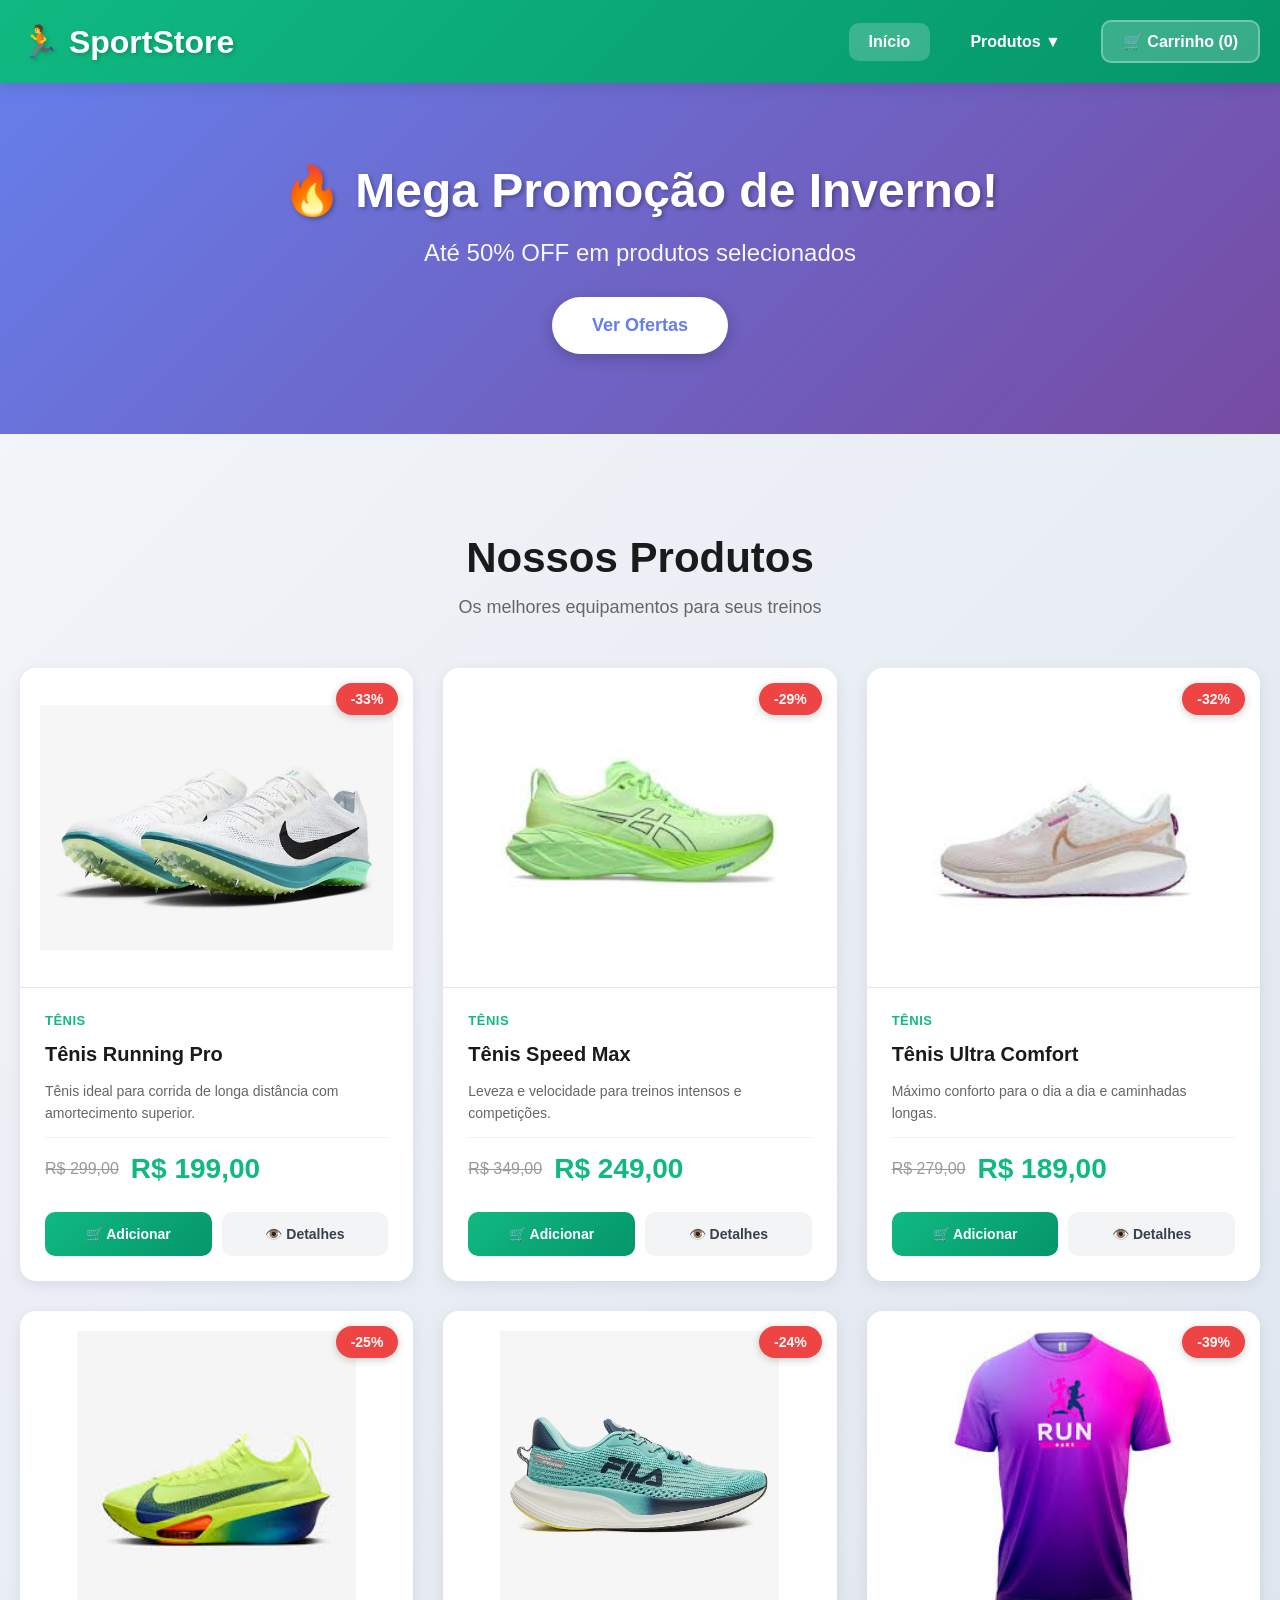
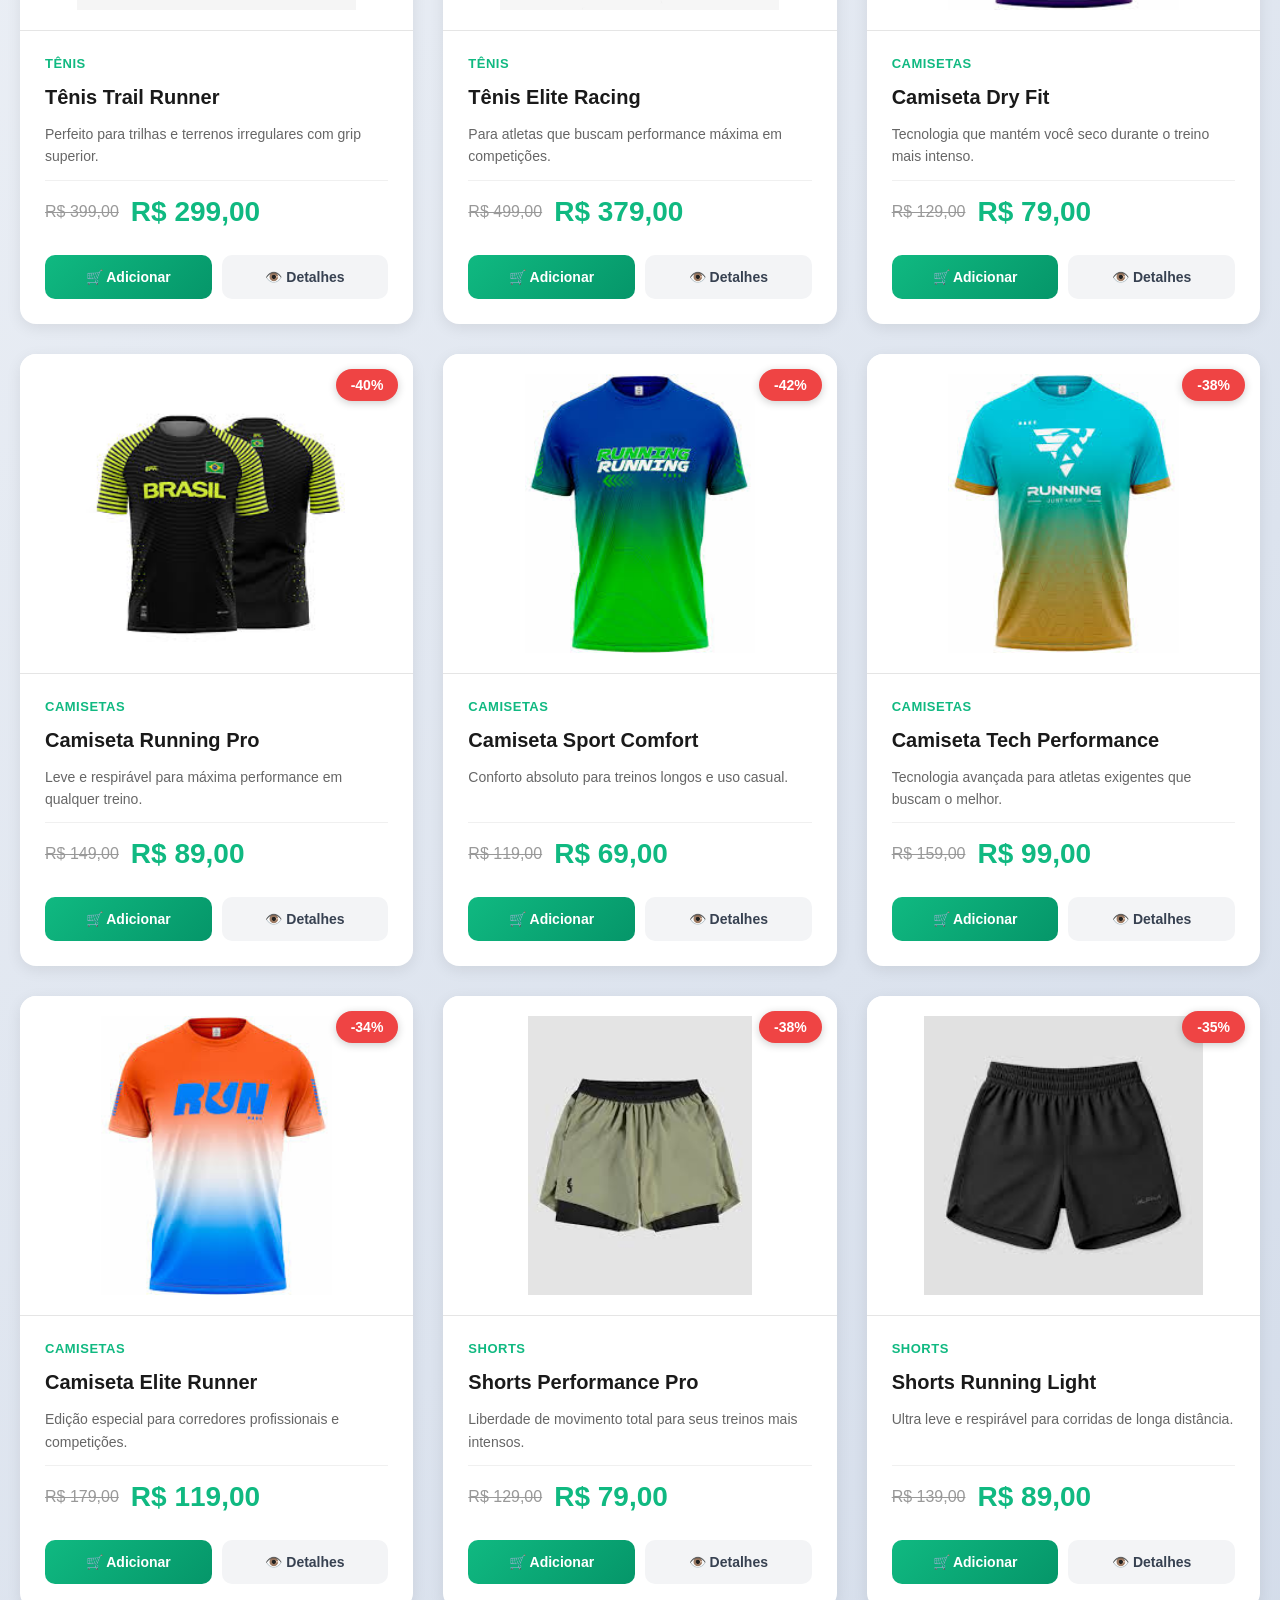
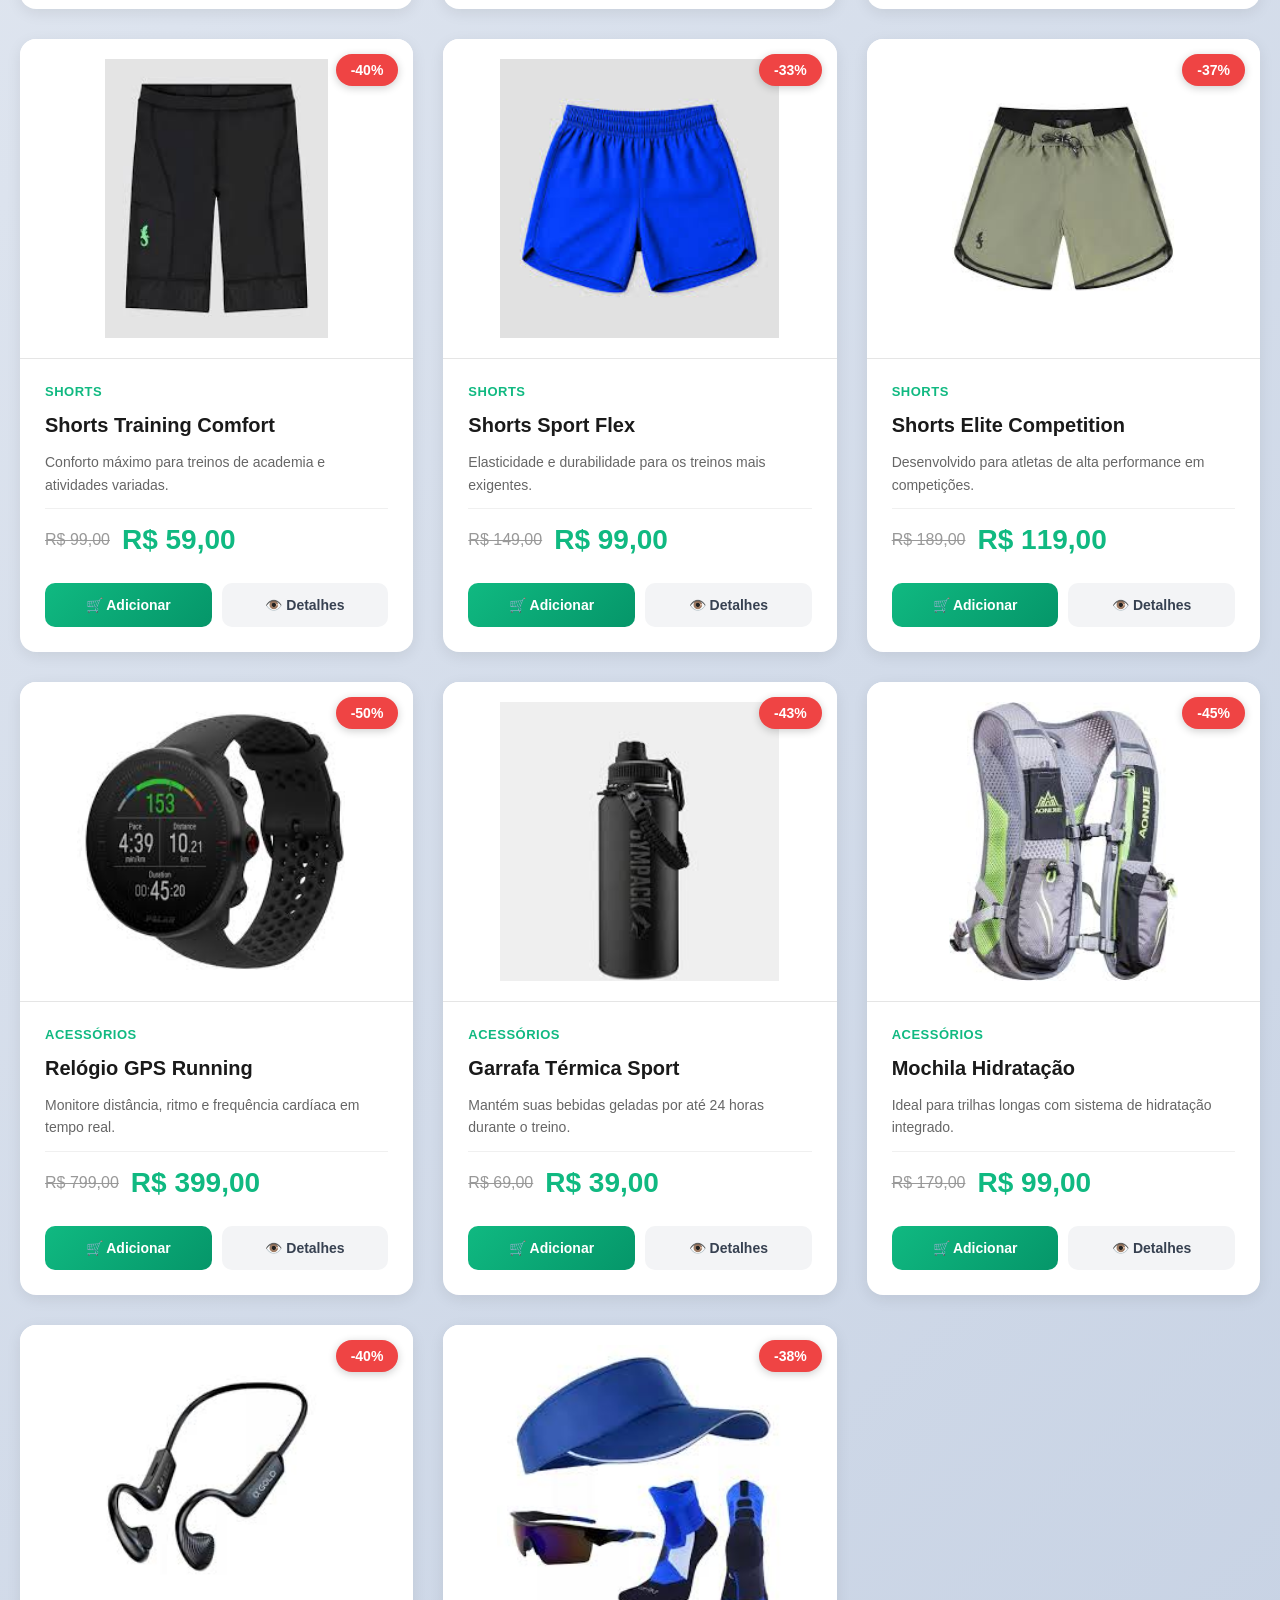
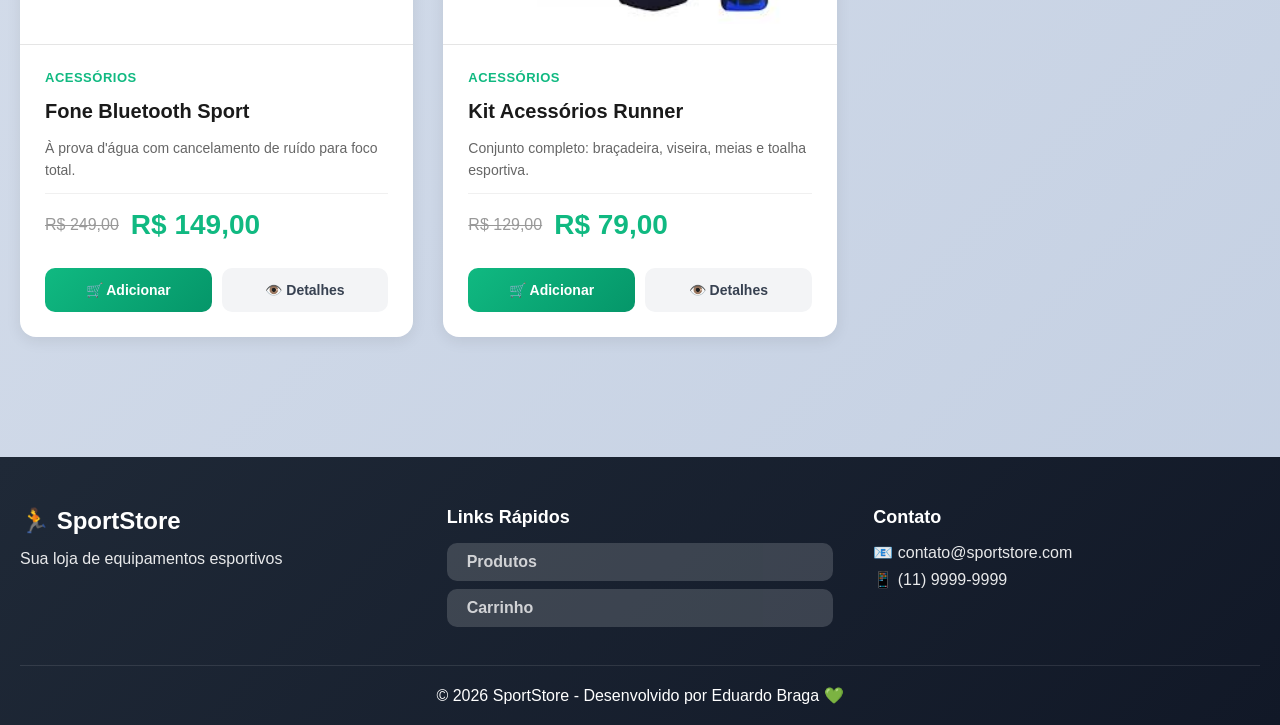
<file: demos/sportstore/index.html>
<!DOCTYPE html>
<html lang="pt-BR">
<head>
    <meta charset="UTF-8">
    <meta name="viewport" content="width=device-width, initial-scale=1.0">
    <title>Minha Loja - E-commerce Esportivo</title>
    <link rel="stylesheet" href="style.css">
    <link rel="icon" href="imagens/favicon.png" type="image/x-icon">
</head>
<body>
    <!-- HEADER -->
    <header class="header">
        <div class="header-content">
            <h1>🏃 SportStore</h1>
            <nav class="nav-menu">
                <a href="index.html" class="nav-link active">Início</a>
                
                <!-- DROPDOWN DE CATEGORIAS -->
                <div class="dropdown">
                    <button class="dropdown-btn">
                        Produtos ▼
                    </button>
                    <div class="dropdown-content">
                        <a href="#" data-category="tenis">👟 Tênis</a>
                        <a href="#" data-category="camisetas">👕 Camisetas</a>
                        <a href="#" data-category="shorts">🩳 Shorts</a>
                        <a href="#" data-category="acessorios">⌚ Acessórios</a>
                        <a href="#" data-category="todos">📦 Ver Todos</a>
                    </div>
                </div>
                
                <a href="carrinho.html" class="cart-link">
                    🛒 Carrinho (<span id="cart-count">0</span>)
                </a>
            </nav>
        </div>
    </header>

    <!-- BANNER HERO -->
    <section class="hero-banner">
        <div class="hero-content">
            <h2>🔥 Mega Promoção de Inverno!</h2>
            <p>Até 50% OFF em produtos selecionados</p>
            <button class="btn-hero" onclick="scrollToProducts()">Ver Ofertas</button>
        </div>
    </section>

    <!-- PRODUTOS -->
    <main class="container">
        <div class="section-header">
            <h2 class="section-title">Nossos Produtos</h2>
            <p class="section-subtitle">Os melhores equipamentos para seus treinos</p>
        </div>
        
        <!-- GRID DE PRODUTOS -->
        <div class="products-grid" id="products-grid">
            
            <!-- ========== TÊNIS (5 produtos) ========== -->
            
            <!-- PRODUTO 1 -->
            <div class="product-card" data-category="tenis" data-id="1">
                <div class="product-badge">-33%</div>
                <div class="product-image">
                    <img src="imagens/tenis/tenis-corrida-01.webp" alt="Tênis Running Pro">
                </div>
                <div class="product-info">
                    <span class="product-category">Tênis</span>
                    <h3 class="product-title">Tênis Running Pro</h3>
                    <p class="product-description">
                        Tênis ideal para corrida de longa distância com amortecimento superior.
                    </p>
                    <div class="product-price">
                        <span class="price-old">R$ 299,00</span>
                        <span class="price-current" data-price="199">R$ 199,00</span>
                    </div>
                    <div class="product-buttons">
                        <button class="btn-buy" onclick="addToCart(1)">
                            🛒 Adicionar
                        </button>
                        <button class="btn-details" onclick="viewDetails(1)">
                            👁️ Detalhes
                        </button>
                    </div>
                </div>
            </div>

            <!-- PRODUTO 2 -->
            <div class="product-card" data-category="tenis" data-id="2">
                <div class="product-badge">-29%</div>
                <div class="product-image">
                    <img src="imagens/tenis/tenis-corrida-02.jpeg" alt="Tênis Speed Max">
                </div>
                <div class="product-info">
                    <span class="product-category">Tênis</span>
                    <h3 class="product-title">Tênis Speed Max</h3>
                    <p class="product-description">
                        Leveza e velocidade para treinos intensos e competições.
                    </p>
                    <div class="product-price">
                        <span class="price-old">R$ 349,00</span>
                        <span class="price-current" data-price="249">R$ 249,00</span>
                    </div>
                    <div class="product-buttons">
                        <button class="btn-buy" onclick="addToCart(2)">
                            🛒 Adicionar
                        </button>
                        <button class="btn-details" onclick="viewDetails(2)">
                            👁️ Detalhes
                        </button>
                    </div>
                </div>
            </div>

            <!-- PRODUTO 3 -->
            <div class="product-card" data-category="tenis" data-id="3">
                <div class="product-badge">-32%</div>
                <div class="product-image">
                    <img src="imagens/tenis/tenis-corrida-03.jpeg" alt="Tênis Ultra Comfort">
                </div>
                <div class="product-info">
                    <span class="product-category">Tênis</span>
                    <h3 class="product-title">Tênis Ultra Comfort</h3>
                    <p class="product-description">
                        Máximo conforto para o dia a dia e caminhadas longas.
                    </p>
                    <div class="product-price">
                        <span class="price-old">R$ 279,00</span>
                        <span class="price-current" data-price="189">R$ 189,00</span>
                    </div>
                    <div class="product-buttons">
                        <button class="btn-buy" onclick="addToCart(3)">
                            🛒 Adicionar
                        </button>
                        <button class="btn-details" onclick="viewDetails(3)">
                            👁️ Detalhes
                        </button>
                    </div>
                </div>
            </div>

            <!-- PRODUTO 4 -->
            <div class="product-card" data-category="tenis" data-id="4">
                <div class="product-badge">-25%</div>
                <div class="product-image">
                    <img src="imagens/tenis/tenis-corrida-04.jpeg" alt="Tênis Trail Runner">
                </div>
                <div class="product-info">
                    <span class="product-category">Tênis</span>
                    <h3 class="product-title">Tênis Trail Runner</h3>
                    <p class="product-description">
                        Perfeito para trilhas e terrenos irregulares com grip superior.
                    </p>
                    <div class="product-price">
                        <span class="price-old">R$ 399,00</span>
                        <span class="price-current" data-price="299">R$ 299,00</span>
                    </div>
                    <div class="product-buttons">
                        <button class="btn-buy" onclick="addToCart(4)">
                            🛒 Adicionar
                        </button>
                        <button class="btn-details" onclick="viewDetails(4)">
                            👁️ Detalhes
                        </button>
                    </div>
                </div>
            </div>

            <!-- PRODUTO 5 -->
            <div class="product-card" data-category="tenis" data-id="5">
                <div class="product-badge">-24%</div>
                <div class="product-image">
                    <img src="imagens/tenis/tenis-corrida-05.webp" alt="Tênis Elite Racing">
                </div>
                <div class="product-info">
                    <span class="product-category">Tênis</span>
                    <h3 class="product-title">Tênis Elite Racing</h3>
                    <p class="product-description">
                        Para atletas que buscam performance máxima em competições.
                    </p>
                    <div class="product-price">
                        <span class="price-old">R$ 499,00</span>
                        <span class="price-current" data-price="379">R$ 379,00</span>
                    </div>
                    <div class="product-buttons">
                        <button class="btn-buy" onclick="addToCart(5)">
                            🛒 Adicionar
                        </button>
                        <button class="btn-details" onclick="viewDetails(5)">
                            👁️ Detalhes
                        </button>
                    </div>
                </div>
            </div>

            <!-- ========== CAMISETAS (5 produtos) ========== -->

            <!-- PRODUTO 6 -->
            <div class="product-card" data-category="camisetas" data-id="6">
                <div class="product-badge">-39%</div>
                <div class="product-image">
                    <img src="imagens/camisetas/camiseta-corrida-01.jpeg" alt="Camiseta Dry Fit">
                </div>
                <div class="product-info">
                    <span class="product-category">Camisetas</span>
                    <h3 class="product-title">Camiseta Dry Fit</h3>
                    <p class="product-description">
                        Tecnologia que mantém você seco durante o treino mais intenso.
                    </p>
                    <div class="product-price">
                        <span class="price-old">R$ 129,00</span>
                        <span class="price-current" data-price="79">R$ 79,00</span>
                    </div>
                    <div class="product-buttons">
                        <button class="btn-buy" onclick="addToCart(6)">
                            🛒 Adicionar
                        </button>
                        <button class="btn-details" onclick="viewDetails(6)">
                            👁️ Detalhes
                        </button>
                    </div>
                </div>
            </div>

            <!-- PRODUTO 7 -->
            <div class="product-card" data-category="camisetas" data-id="7">
                <div class="product-badge">-40%</div>
                <div class="product-image">
                    <img src="imagens/camisetas/camiseta-corrida-02.jpeg" alt="Camiseta Running Pro">
                </div>
                <div class="product-info">
                    <span class="product-category">Camisetas</span>
                    <h3 class="product-title">Camiseta Running Pro</h3>
                    <p class="product-description">
                        Leve e respirável para máxima performance em qualquer treino.
                    </p>
                    <div class="product-price">
                        <span class="price-old">R$ 149,00</span>
                        <span class="price-current" data-price="89">R$ 89,00</span>
                    </div>
                    <div class="product-buttons">
                        <button class="btn-buy" onclick="addToCart(7)">
                            🛒 Adicionar
                        </button>
                        <button class="btn-details" onclick="viewDetails(7)">
                            👁️ Detalhes
                        </button>
                    </div>
                </div>
            </div>

            <!-- PRODUTO 8 -->
            <div class="product-card" data-category="camisetas" data-id="8">
                <div class="product-badge">-42%</div>
                <div class="product-image">
                    <img src="imagens/camisetas/camiseta-corrida-03.jpeg" alt="Camiseta Sport Comfort">
                </div>
                <div class="product-info">
                    <span class="product-category">Camisetas</span>
                    <h3 class="product-title">Camiseta Sport Comfort</h3>
                    <p class="product-description">
                        Conforto absoluto para treinos longos e uso casual.
                    </p>
                    <div class="product-price">
                        <span class="price-old">R$ 119,00</span>
                        <span class="price-current" data-price="69">R$ 69,00</span>
                    </div>
                    <div class="product-buttons">
                        <button class="btn-buy" onclick="addToCart(8)">
                            🛒 Adicionar
                        </button>
                        <button class="btn-details" onclick="viewDetails(8)">
                            👁️ Detalhes
                        </button>
                    </div>
                </div>
            </div>

            <!-- PRODUTO 9 -->
            <div class="product-card" data-category="camisetas" data-id="9">
                <div class="product-badge">-38%</div>
                <div class="product-image">
                    <img src="imagens/camisetas/camiseta-corrida-04.jpeg" alt="Camiseta Tech Performance">
                </div>
                <div class="product-info">
                    <span class="product-category">Camisetas</span>
                    <h3 class="product-title">Camiseta Tech Performance</h3>
                    <p class="product-description">
                        Tecnologia avançada para atletas exigentes que buscam o melhor.
                    </p>
                    <div class="product-price">
                        <span class="price-old">R$ 159,00</span>
                        <span class="price-current" data-price="99">R$ 99,00</span>
                    </div>
                    <div class="product-buttons">
                        <button class="btn-buy" onclick="addToCart(9)">
                            🛒 Adicionar
                        </button>
                        <button class="btn-details" onclick="viewDetails(9)">
                            👁️ Detalhes
                        </button>
                    </div>
                </div>
            </div>

            <!-- PRODUTO 10 -->
            <div class="product-card" data-category="camisetas" data-id="10">
                <div class="product-badge">-34%</div>
                <div class="product-image">
                    <img src="imagens/camisetas/camiseta-corrida-05.jpeg" alt="Camiseta Elite Runner">
                </div>
                <div class="product-info">
                    <span class="product-category">Camisetas</span>
                    <h3 class="product-title">Camiseta Elite Runner</h3>
                    <p class="product-description">
                        Edição especial para corredores profissionais e competições.
                    </p>
                    <div class="product-price">
                        <span class="price-old">R$ 179,00</span>
                        <span class="price-current" data-price="119">R$ 119,00</span>
                    </div>
                    <div class="product-buttons">
                        <button class="btn-buy" onclick="addToCart(10)">
                            🛒 Adicionar
                        </button>
                        <button class="btn-details" onclick="viewDetails(10)">
                            👁️ Detalhes
                        </button>
                    </div>
                </div>
            </div>

            <!-- ========== SHORTS (5 produtos) ========== -->

            <!-- PRODUTO 11 -->
            <div class="product-card" data-category="shorts" data-id="11">
                <div class="product-badge">-38%</div>
                <div class="product-image">
                    <img src="imagens/shorts/shorts-corrida-01.jpeg" alt="Shorts Performance Pro">
                </div>
                <div class="product-info">
                    <span class="product-category">Shorts</span>
                    <h3 class="product-title">Shorts Performance Pro</h3>
                    <p class="product-description">
                        Liberdade de movimento total para seus treinos mais intensos.
                    </p>
                    <div class="product-price">
                        <span class="price-old">R$ 129,00</span>
                        <span class="price-current" data-price="79">R$ 79,00</span>
                    </div>
                    <div class="product-buttons">
                        <button class="btn-buy" onclick="addToCart(11)">
                            🛒 Adicionar
                        </button>
                        <button class="btn-details" onclick="viewDetails(11)">
                            👁️ Detalhes
                        </button>
                    </div>
                </div>
            </div>

            <!-- PRODUTO 12 -->
            <div class="product-card" data-category="shorts" data-id="12">
                <div class="product-badge">-35%</div>
                <div class="product-image">
                    <img src="imagens/shorts/shorts-corrida-02.jpeg" alt="Shorts Running Light">
                </div>
                <div class="product-info">
                    <span class="product-category">Shorts</span>
                    <h3 class="product-title">Shorts Running Light</h3>
                    <p class="product-description">
                        Ultra leve e respirável para corridas de longa distância.
                    </p>
                    <div class="product-price">
                        <span class="price-old">R$ 139,00</span>
                        <span class="price-current" data-price="89">R$ 89,00</span>
                    </div>
                    <div class="product-buttons">
                        <button class="btn-buy" onclick="addToCart(12)">
                            🛒 Adicionar
                        </button>
                        <button class="btn-details" onclick="viewDetails(12)">
                            👁️ Detalhes
                        </button>
                    </div>
                </div>
            </div>

            <!-- PRODUTO 13 -->
            <div class="product-card" data-category="shorts" data-id="13">
                <div class="product-badge">-40%</div>
                <div class="product-image">
                    <img src="imagens/shorts/shorts-corrida-03.jpeg" alt="Shorts Training Comfort">
                </div>
                <div class="product-info">
                    <span class="product-category">Shorts</span>
                    <h3 class="product-title">Shorts Training Comfort</h3>
                    <p class="product-description">
                        Conforto máximo para treinos de academia e atividades variadas.
                    </p>
                    <div class="product-price">
                        <span class="price-old">R$ 99,00</span>
                        <span class="price-current" data-price="59">R$ 59,00</span>
                    </div>
                    <div class="product-buttons">
                        <button class="btn-buy" onclick="addToCart(13)">
                            🛒 Adicionar
                        </button>
                        <button class="btn-details" onclick="viewDetails(13)">
                            👁️ Detalhes
                        </button>
                    </div>
                </div>
            </div>

            <!-- PRODUTO 14 -->
            <div class="product-card" data-category="shorts" data-id="14">
                <div class="product-badge">-33%</div>
                <div class="product-image">
                    <img src="imagens/shorts/shorts-corrida-04.jpeg" alt="Shorts Sport Flex">
                </div>
                <div class="product-info">
                    <span class="product-category">Shorts</span>
                    <h3 class="product-title">Shorts Sport Flex</h3>
                    <p class="product-description">
                        Elasticidade e durabilidade para os treinos mais exigentes.
                    </p>
                    <div class="product-price">
                        <span class="price-old">R$ 149,00</span>
                        <span class="price-current" data-price="99">R$ 99,00</span>
                    </div>
                    <div class="product-buttons">
                        <button class="btn-buy" onclick="addToCart(14)">
                            🛒 Adicionar
                        </button>
                        <button class="btn-details" onclick="viewDetails(14)">
                            👁️ Detalhes
                        </button>
                    </div>
                </div>
            </div>

            <!-- PRODUTO 15 -->
            <div class="product-card" data-category="shorts" data-id="15">
                <div class="product-badge">-37%</div>
                <div class="product-image">
                    <img src="imagens/shorts/shorts-corrida-05.jpeg" alt="Shorts Elite Competition">
                </div>
                <div class="product-info">
                    <span class="product-category">Shorts</span>
                    <h3 class="product-title">Shorts Elite Competition</h3>
                    <p class="product-description">
                        Desenvolvido para atletas de alta performance em competições.
                    </p>
                    <div class="product-price">
                        <span class="price-old">R$ 189,00</span>
                        <span class="price-current" data-price="119">R$ 119,00</span>
                    </div>
                    <div class="product-buttons">
                        <button class="btn-buy" onclick="addToCart(15)">
                            🛒 Adicionar
                        </button>
                        <button class="btn-details" onclick="viewDetails(15)">
                            👁️ Detalhes
                        </button>
                    </div>
                </div>
            </div>

            <!-- ========== ACESSÓRIOS (5 produtos) ========== -->

            <!-- PRODUTO 16 -->
            <div class="product-card" data-category="acessorios" data-id="16">
                <div class="product-badge">-50%</div>
                <div class="product-image">
                    <img src="imagens/acessorios/acessorios-corrida-01.jpeg" alt="Relógio GPS Running">
                </div>
                <div class="product-info">
                    <span class="product-category">Acessórios</span>
                    <h3 class="product-title">Relógio GPS Running</h3>
                    <p class="product-description">
                        Monitore distância, ritmo e frequência cardíaca em tempo real.
                    </p>
                    <div class="product-price">
                        <span class="price-old">R$ 799,00</span>
                        <span class="price-current" data-price="399">R$ 399,00</span>
                    </div>
                    <div class="product-buttons">
                        <button class="btn-buy" onclick="addToCart(16)">
                            🛒 Adicionar
                        </button>
                        <button class="btn-details" onclick="viewDetails(16)">
                            👁️ Detalhes
                        </button>
                    </div>
                </div>
            </div>

            <!-- PRODUTO 17 -->
            <div class="product-card" data-category="acessorios" data-id="17">
                <div class="product-badge">-43%</div>
                <div class="product-image">
                    <img src="imagens/acessorios/acessorios-corrida-02.jpeg" alt="Garrafa Térmica Sport">
                </div>
                <div class="product-info">
                    <span class="product-category">Acessórios</span>
                    <h3 class="product-title">Garrafa Térmica Sport</h3>
                    <p class="product-description">
                        Mantém suas bebidas geladas por até 24 horas durante o treino.
                    </p>
                    <div class="product-price">
                        <span class="price-old">R$ 69,00</span>
                        <span class="price-current" data-price="39">R$ 39,00</span>
                    </div>
                    <div class="product-buttons">
                        <button class="btn-buy" onclick="addToCart(17)">
                            🛒 Adicionar
                        </button>
                        <button class="btn-details" onclick="viewDetails(17)">
                            👁️ Detalhes
                        </button>
                    </div>
                </div>
            </div>

            <!-- PRODUTO 18 -->
            <div class="product-card" data-category="acessorios" data-id="18">
                <div class="product-badge">-45%</div>
                <div class="product-image">
                    <img src="imagens/acessorios/acessorios-corrida-03.jpeg" alt="Mochila Hidratação">
                </div>
                <div class="product-info">
                    <span class="product-category">Acessórios</span>
                    <h3 class="product-title">Mochila Hidratação</h3>
                    <p class="product-description">
                        Ideal para trilhas longas com sistema de hidratação integrado.
                    </p>
                    <div class="product-price">
                        <span class="price-old">R$ 179,00</span>
                        <span class="price-current" data-price="99">R$ 99,00</span>
                    </div>
                    <div class="product-buttons">
                        <button class="btn-buy" onclick="addToCart(18)">
                            🛒 Adicionar
                        </button>
                        <button class="btn-details" onclick="viewDetails(18)">
                            👁️ Detalhes
                        </button>
                    </div>
                </div>
            </div>

            <!-- PRODUTO 19 -->
            <div class="product-card" data-category="acessorios" data-id="19">
                <div class="product-badge">-40%</div>
                <div class="product-image">
                    <img src="imagens/acessorios/acessorios-corrida-04.jpeg" alt="Fone Bluetooth Sport">
                </div>
                <div class="product-info">
                    <span class="product-category">Acessórios</span>
                    <h3 class="product-title">Fone Bluetooth Sport</h3>
                    <p class="product-description">
                        À prova d'água com cancelamento de ruído para foco total.
                    </p>
                    <div class="product-price">
                        <span class="price-old">R$ 249,00</span>
                        <span class="price-current" data-price="149">R$ 149,00</span>
                    </div>
                    <div class="product-buttons">
                        <button class="btn-buy" onclick="addToCart(19)">
                            🛒 Adicionar
                        </button>
                        <button class="btn-details" onclick="viewDetails(19)">
                            👁️ Detalhes
                        </button>
                    </div>
                </div>
            </div>

            <!-- PRODUTO 20 -->
            <div class="product-card" data-category="acessorios" data-id="20">
                <div class="product-badge">-38%</div>
                <div class="product-image">
                    <img src="imagens/acessorios/acessorios-corrida-05.jpeg" alt="Kit Acessórios Runner">
                </div>
                <div class="product-info">
                    <span class="product-category">Acessórios</span>
                    <h3 class="product-title">Kit Acessórios Runner</h3>
                    <p class="product-description">
                        Conjunto completo: braçadeira, viseira, meias e toalha esportiva.
                    </p>
                    <div class="product-price">
                        <span class="price-old">R$ 129,00</span>
                        <span class="price-current" data-price="79">R$ 79,00</span>
                    </div>
                    <div class="product-buttons">
                        <button class="btn-buy" onclick="addToCart(20)">
                            🛒 Adicionar
                        </button>
                        <button class="btn-details" onclick="viewDetails(20)">
                            👁️ Detalhes
                        </button>
                    </div>
                </div>
            </div>

        </div>
    </main>

    <!-- FOOTER -->
    <footer class="footer">
        <div class="footer-content">
            <div class="footer-section">
                <h3>🏃 SportStore</h3>
                <p>Sua loja de equipamentos esportivos</p>
            </div>
            <div class="footer-section">
                <h4>Links Rápidos</h4>
                <a href="index.html">Produtos</a>
                <a href="carrinho.html">Carrinho</a>
            </div>
            <div class="footer-section">
                <h4>Contato</h4>
                <p>📧 contato@sportstore.com</p>
                <p>📱 (11) 9999-9999</p>
            </div>
        </div>
        <div class="footer-bottom">
            <p>&copy; 2026 SportStore - Desenvolvido por Eduardo Braga 💚</p>
        </div>
    </footer>

    <!-- JAVASCRIPT -->
    <script src="script.js"></script>
</body>
</html>
</file>
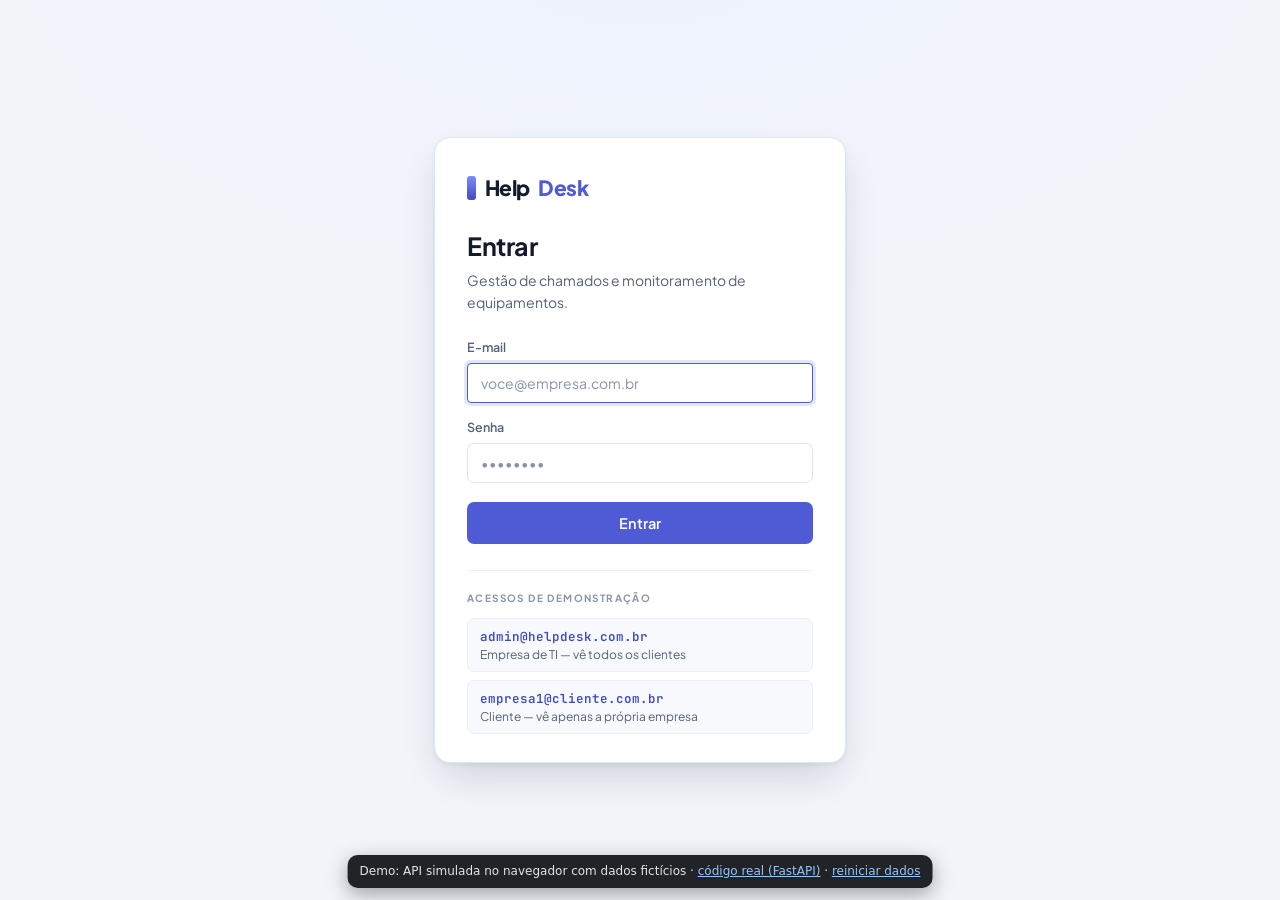
<file: demos/helpdesk/alertas.html>
<!DOCTYPE html>
<html lang="pt-BR">
  <head>
    <meta charset="UTF-8" />
    <meta name="viewport" content="width=device-width, initial-scale=1.0" />
    <title>Alertas — HelpDesk & Monitoring</title>
    <!-- ★ GUARDA DE SESSAO -- roda ANTES de tudo.
         Sem token, redireciona para o login imediatamente. Se esperasse o
         DOMContentLoaded, a tela apareceria vazia e dispararia quatro
         erros 401 antes de redirecionar. -->
    <script src="js/demo-api.js?v=1"></script>
    <script src="js/auth.js?v=11"></script>
    <script>if (!auth.exigirLogin()) { throw new Error("redirecionando"); }</script>
    <link rel="preconnect" href="https://fonts.googleapis.com" />
    <link rel="preconnect" href="https://fonts.gstatic.com" crossorigin />
    <link rel="stylesheet"
      href="https://fonts.googleapis.com/css2?family=Plus+Jakarta+Sans:wght@400;500;600;700;800&family=JetBrains+Mono:wght@400;600&display=swap" />
    <link rel="stylesheet" href="css/style.css?v=11" />
  </head>
  <body>
    <div class="layout">
      <aside class="sidebar">
        <div class="sidebar__brand">Help<span>Desk</span></div>
        <nav class="sidebar__nav">
          <a href="index.html" data-page="index.html"><span class="icon">▤</span> Dashboard</a>
          <a href="clientes.html" data-page="clientes.html"><span class="icon">◍</span> Clientes</a>
          <a href="chamados.html" data-page="chamados.html"><span class="icon">✉</span> Chamados</a>
          <a href="equipamentos.html" data-page="equipamentos.html"><span class="icon">▣</span> Equipamentos</a>
          <a href="alertas.html" data-page="alertas.html"><span class="icon">⚠</span> Alertas</a>
        </nav>
        <!-- preenchido por ui.js -> montarSessao() -->
        <div class="sidebar__foot"></div>
      </aside>

      <main class="content">
        <div class="page-header">
          <div>
            <h1>Alertas</h1>
            <p>Gerados automaticamente pelo backend quando a temperatura passa do limite.</p>
          </div>
        </div>

        <!-- Painel de anomalias: diagnóstico do momento -->
        <div class="panel">
          <div class="panel__head"><h2>Situações anormais (diagnóstico atual)</h2></div>
          <div class="panel__body" id="anomalies"><div class="state state--loading">Carregando...</div></div>
        </div>

        <div class="panel">
          <div class="panel__head">
            <h2>Histórico de alertas</h2>
            <div class="filters">
              <div class="field">
                <label for="f-alert-status">Status</label>
                <select id="f-alert-status">
                  <option value="">Todos</option>
                  <option value="ABERTO">Aberto</option>
                  <option value="RECONHECIDO">Reconhecido</option>
                  <option value="RESOLVIDO">Resolvido</option>
                </select>
              </div>
            </div>
          </div>
          <div class="panel__body panel__body--flush">
            <div id="alerts-table"><div class="state state--loading">Carregando...</div></div>
          </div>
        </div>
      </main>
    </div>

    <script src="js/api.js?v=11"></script>
    <script src="js/ui.js?v=11"></script>
    <script src="js/alertas.js?v=11"></script>
  </body>
</html>
</file>
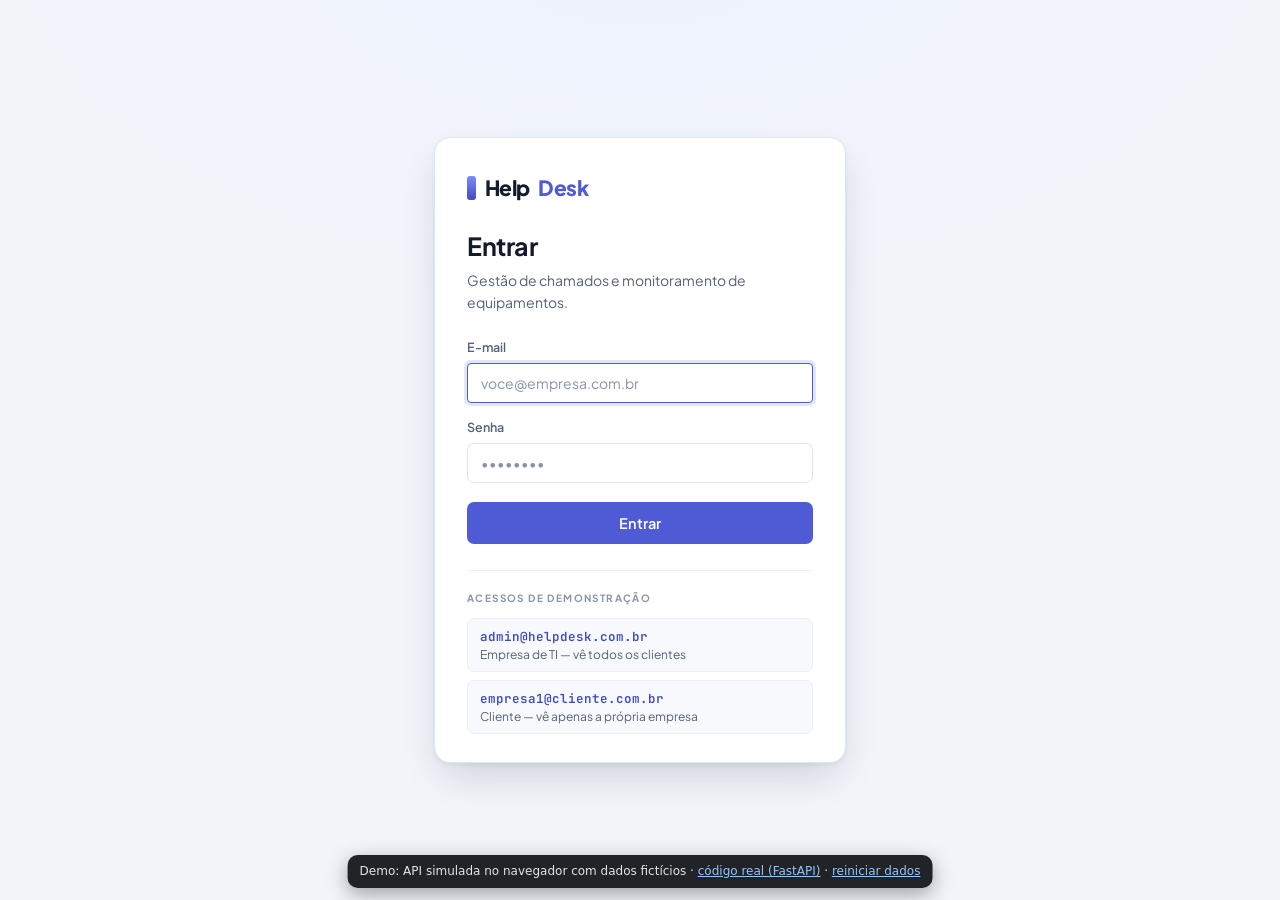
<file: demos/helpdesk/chamados.html>
<!DOCTYPE html>
<html lang="pt-BR">
  <head>
    <meta charset="UTF-8" />
    <meta name="viewport" content="width=device-width, initial-scale=1.0" />
    <title>Chamados — HelpDesk & Monitoring</title>
    <!-- ★ GUARDA DE SESSAO -- roda ANTES de tudo.
         Sem token, redireciona para o login imediatamente. Se esperasse o
         DOMContentLoaded, a tela apareceria vazia e dispararia quatro
         erros 401 antes de redirecionar. -->
    <script src="js/demo-api.js?v=1"></script>
    <script src="js/auth.js?v=11"></script>
    <script>if (!auth.exigirLogin()) { throw new Error("redirecionando"); }</script>
    <link rel="preconnect" href="https://fonts.googleapis.com" />
    <link rel="preconnect" href="https://fonts.gstatic.com" crossorigin />
    <link rel="stylesheet"
      href="https://fonts.googleapis.com/css2?family=Plus+Jakarta+Sans:wght@400;500;600;700;800&family=JetBrains+Mono:wght@400;600&display=swap" />
    <link rel="stylesheet" href="css/style.css?v=11" />
  </head>
  <body>
    <div class="layout">
      <aside class="sidebar">
        <div class="sidebar__brand">Help<span>Desk</span></div>
        <nav class="sidebar__nav">
          <a href="index.html" data-page="index.html"><span class="icon">▤</span> Dashboard</a>
          <a href="clientes.html" data-page="clientes.html"><span class="icon">◍</span> Clientes</a>
          <a href="chamados.html" data-page="chamados.html"><span class="icon">✉</span> Chamados</a>
          <a href="equipamentos.html" data-page="equipamentos.html"><span class="icon">▣</span> Equipamentos</a>
          <a href="alertas.html" data-page="alertas.html"><span class="icon">⚠</span> Alertas</a>
        </nav>
        <!-- preenchido por ui.js -> montarSessao() -->
        <div class="sidebar__foot"></div>
      </aside>

      <main class="content">
        <div class="page-header">
          <div>
            <h1>Chamados</h1>
            <p>Filtros aplicados no <strong>banco</strong> (cláusula WHERE), não em JavaScript.</p>
          </div>
          <button class="btn" onclick="openModal('modal-ticket')">+ Abrir chamado</button>
        </div>

        <div class="panel">
          <!-- BARRA DE FILTROS. Cada campo vira um parametro na URL da API,
               e cada parametro vira uma condicao WHERE no banco. -->
          <div class="toolbar">
            <div class="field search-field">
              <label for="f-busca">Buscar</label>
              <input id="f-busca" type="search" placeholder="Título, descrição ou problema..." />
            </div>
            <div class="field">
              <label for="f-status">Status</label>
              <select id="f-status">
                <option value="">Todos</option>
                <option value="ABERTO">Aberto</option>
                <option value="EM_ANDAMENTO">Em andamento</option>
                <option value="FINALIZADO">Finalizado</option>
              </select>
            </div>
            <div class="field">
              <label for="f-priority">Prioridade</label>
              <select id="f-priority">
                <option value="">Todas</option>
                <option value="ALTA">Alta</option>
                <option value="MEDIA">Média</option>
                <option value="BAIXA">Baixa</option>
              </select>
            </div>
            <div class="field">
              <label for="f-categoria">Categoria</label>
              <!-- preenchido pela API, igual ao formulario -->
              <select id="f-categoria"><option value="">Todas</option></select>
            </div>
            <button class="btn btn--ghost btn--sm" id="btn-limpar" type="button">Limpar filtros</button>
          </div>
          <div class="panel__body panel__body--flush">
            <div id="tickets-table"><div class="state state--loading">Carregando...</div></div>
          </div>
        </div>
      </main>
    </div>

    <!-- MODAL: abrir chamado -->
    <div class="modal" id="modal-ticket" hidden>
      <div class="modal__box">
        <div class="modal__head">
          <h2>Abrir chamado</h2>
          <button class="modal__close" onclick="closeModal('modal-ticket')">&times;</button>
        </div>
        <div class="modal__body">
          <form id="form-ticket" class="form-grid" novalidate>
            <div class="field">
              <label>Cliente *</label>
              <!-- populado por chamados.js com GET /api/clients -->
              <select name="client_id" required>
                <option value="">Carregando clientes...</option>
              </select>
            </div>
            <div class="field">
              <label>Título *</label>
              <input name="title" type="text" required />
            </div>
            <div class="field">
              <label>Descrição *</label>
              <textarea name="description" required></textarea>
            </div>
            <div class="field">
              <label>Categoria *</label>
              <!-- As opcoes vem da API (/api/tickets/categories), nao estao
                   escritas aqui. Uma fonte da verdade so: o enum do Python. -->
              <select name="category" id="f-category-select" required>
                <option value="">Selecione...</option>
              </select>
            </div>
            <div class="field">
              <label>Problema especifico</label>
              <!-- Comeca desabilitado: so faz sentido depois de escolher a
                   categoria. A lista e' trocada pelo JS a cada mudanca. -->
              <select name="subcategory" id="f-subcategory-select" disabled>
                <option value="">Escolha a categoria primeiro</option>
              </select>
            </div>
            <div class="field">
              <label>Prioridade *</label>
              <select name="priority" required>
                <option value="BAIXA">Baixa</option>
                <option value="MEDIA" selected>Média</option>
                <option value="ALTA">Alta</option>
              </select>
            </div>
            <div class="form-actions">
              <button type="button" class="btn btn--ghost" onclick="closeModal('modal-ticket')">Cancelar</button>
              <button type="submit" class="btn">Abrir chamado</button>
            </div>
          </form>
        </div>
      </div>
    </div>

    <!-- MODAL: detalhe do chamado + mudanca de status -->
    <div class="modal" id="modal-ticket-detail" hidden>
      <div class="modal__box">
        <div class="modal__head">
          <h2 id="td-title">Chamado</h2>
          <button class="modal__close" onclick="closeModal('modal-ticket-detail')">&times;</button>
        </div>
        <div class="modal__body" id="td-body"></div>
      </div>
    </div>

    <script src="js/api.js?v=11"></script>
    <script src="js/ui.js?v=11"></script>
    <script src="js/chamados.js?v=11"></script>
  </body>
</html>
</file>
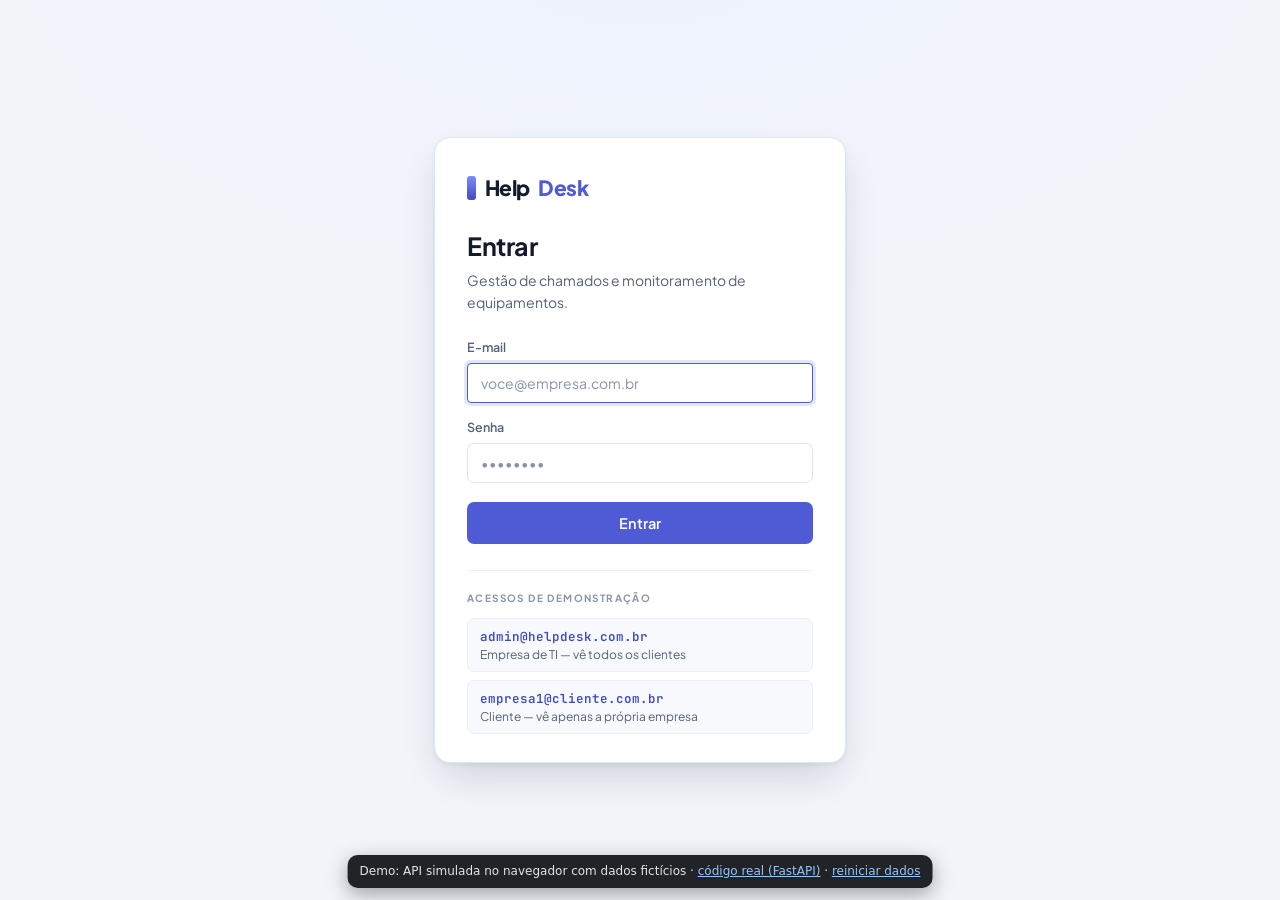
<file: demos/helpdesk/clientes.html>
<!DOCTYPE html>
<html lang="pt-BR">
  <head>
    <meta charset="UTF-8" />
    <meta name="viewport" content="width=device-width, initial-scale=1.0" />
    <title>Clientes — HelpDesk & Monitoring</title>
    <!-- ★ GUARDA DE SESSAO -- roda ANTES de tudo.
         Sem token, redireciona para o login imediatamente. Se esperasse o
         DOMContentLoaded, a tela apareceria vazia e dispararia quatro
         erros 401 antes de redirecionar. -->
    <script src="js/demo-api.js?v=1"></script>
    <script src="js/auth.js?v=11"></script>
    <script>if (!auth.exigirLogin()) { throw new Error("redirecionando"); }</script>
    <link rel="preconnect" href="https://fonts.googleapis.com" />
    <link rel="preconnect" href="https://fonts.gstatic.com" crossorigin />
    <link rel="stylesheet"
      href="https://fonts.googleapis.com/css2?family=Plus+Jakarta+Sans:wght@400;500;600;700;800&family=JetBrains+Mono:wght@400;600&display=swap" />
    <link rel="stylesheet" href="css/style.css?v=11" />
  </head>
  <body>
    <div class="layout">
      <aside class="sidebar">
        <div class="sidebar__brand">Help<span>Desk</span></div>
        <nav class="sidebar__nav">
          <a href="index.html" data-page="index.html"><span class="icon">▤</span> Dashboard</a>
          <a href="clientes.html" data-page="clientes.html"><span class="icon">◍</span> Clientes</a>
          <a href="chamados.html" data-page="chamados.html"><span class="icon">✉</span> Chamados</a>
          <a href="equipamentos.html" data-page="equipamentos.html"><span class="icon">▣</span> Equipamentos</a>
          <a href="alertas.html" data-page="alertas.html"><span class="icon">⚠</span> Alertas</a>
        </nav>
        <!-- preenchido por ui.js -> montarSessao() -->
        <div class="sidebar__foot"></div>
      </aside>

      <main class="content">
        <div class="page-header">
          <div>
            <h1>Clientes</h1>
            <p>Cadastro e consulta — cada registro vem da tabela <code>clients</code>.</p>
          </div>
          <button class="btn" onclick="openModal('modal-client')">+ Novo cliente</button>
        </div>

        <div class="panel">
          <div class="panel__head">
            <div class="field">
              <label for="search">Buscar</label>
              <input id="search" type="text" placeholder="Nome, empresa ou e-mail..." />
            </div>
          </div>
          <div class="panel__body panel__body--flush">
            <div id="clients-table"><div class="state state--loading">Carregando...</div></div>
          </div>
        </div>
      </main>
    </div>

    <!-- MODAL: cadastrar cliente -->
    <div class="modal" id="modal-client" hidden>
      <div class="modal__box">
        <div class="modal__head">
          <h2>Novo cliente</h2>
          <button class="modal__close" onclick="closeModal('modal-client')">&times;</button>
        </div>
        <div class="modal__body">
          <!-- novalidate: deixamos o BACKEND validar (o navegador so ajuda) -->
          <form id="form-client" class="form-grid" novalidate>
            <div class="field">
              <label>Nome *</label>
              <input name="name" type="text" required />
            </div>
            <div class="field">
              <label>Empresa *</label>
              <input name="company" type="text" required />
            </div>
            <div class="field">
              <label>E-mail *</label>
              <input name="email" type="email" required />
            </div>
            <div class="field">
              <label>Telefone *</label>
              <input name="phone" type="text" placeholder="(11) 98888-7777" required />
            </div>
            <div class="form-actions">
              <button type="button" class="btn btn--ghost" onclick="closeModal('modal-client')">Cancelar</button>
              <button type="submit" class="btn">Salvar</button>
            </div>
          </form>
        </div>
      </div>
    </div>

    <!-- MODAL: detalhe do cliente + chamados dele -->
    <div class="modal" id="modal-detail" hidden>
      <div class="modal__box">
        <div class="modal__head">
          <h2 id="detail-title">Cliente</h2>
          <button class="modal__close" onclick="closeModal('modal-detail')">&times;</button>
        </div>
        <div class="modal__body" id="detail-body"></div>
      </div>
    </div>

    <script src="js/api.js?v=11"></script>
    <script src="js/ui.js?v=11"></script>
    <script src="js/clientes.js?v=11"></script>
  </body>
</html>
</file>
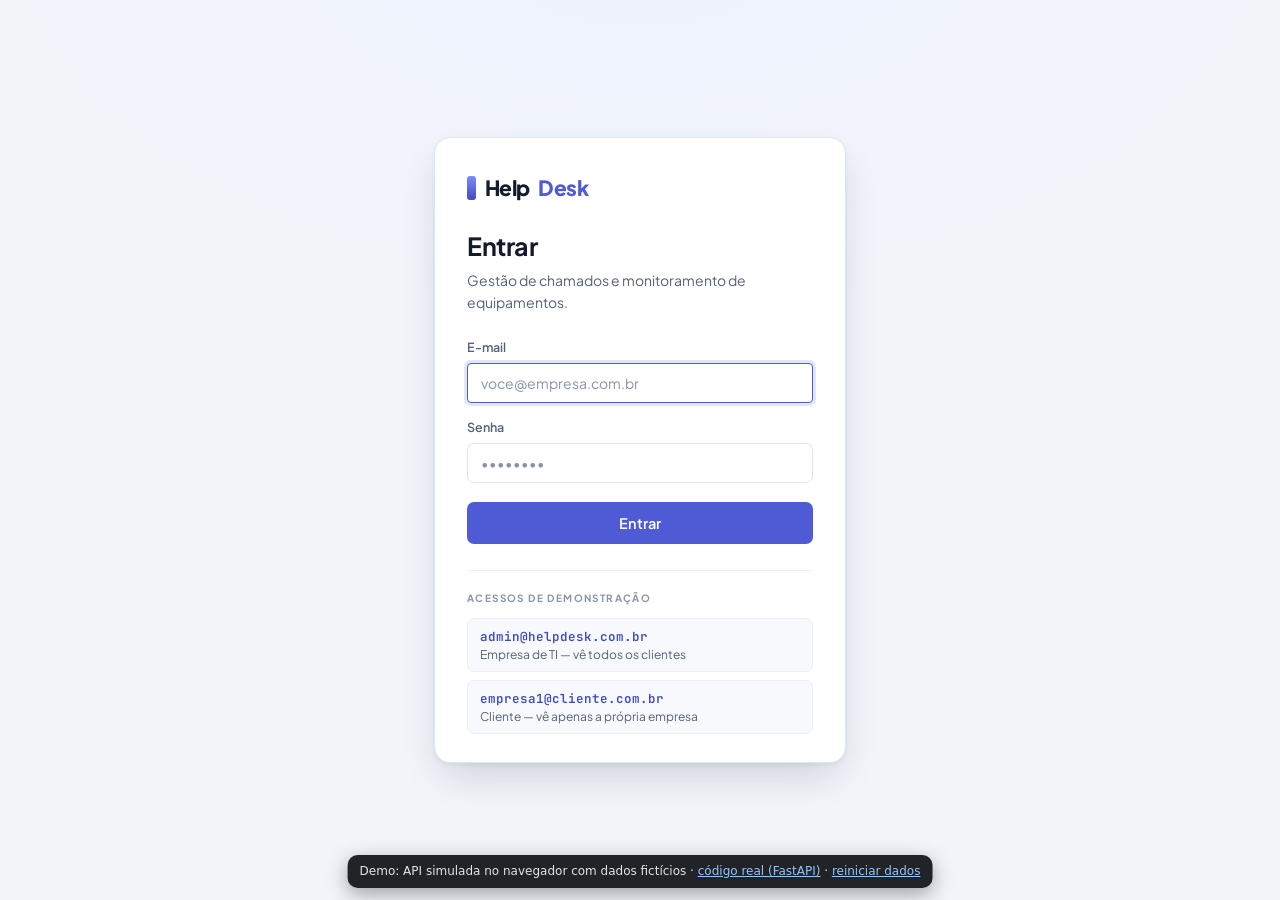
<file: demos/helpdesk/equipamentos.html>
<!DOCTYPE html>
<html lang="pt-BR">
  <head>
    <meta charset="UTF-8" />
    <meta name="viewport" content="width=device-width, initial-scale=1.0" />
    <title>Equipamentos — HelpDesk & Monitoring</title>
    <!-- ★ GUARDA DE SESSAO -- roda ANTES de tudo.
         Sem token, redireciona para o login imediatamente. Se esperasse o
         DOMContentLoaded, a tela apareceria vazia e dispararia quatro
         erros 401 antes de redirecionar. -->
    <script src="js/demo-api.js?v=1"></script>
    <script src="js/auth.js?v=11"></script>
    <script>if (!auth.exigirLogin()) { throw new Error("redirecionando"); }</script>
    <link rel="preconnect" href="https://fonts.googleapis.com" />
    <link rel="preconnect" href="https://fonts.gstatic.com" crossorigin />
    <link rel="stylesheet"
      href="https://fonts.googleapis.com/css2?family=Plus+Jakarta+Sans:wght@400;500;600;700;800&family=JetBrains+Mono:wght@400;600&display=swap" />
    <link rel="stylesheet" href="css/style.css?v=11" />
  </head>
  <body>
    <div class="layout">
      <aside class="sidebar">
        <div class="sidebar__brand">Help<span>Desk</span></div>
        <nav class="sidebar__nav">
          <a href="index.html" data-page="index.html"><span class="icon">▤</span> Dashboard</a>
          <a href="clientes.html" data-page="clientes.html"><span class="icon">◍</span> Clientes</a>
          <a href="chamados.html" data-page="chamados.html"><span class="icon">✉</span> Chamados</a>
          <a href="equipamentos.html" data-page="equipamentos.html"><span class="icon">▣</span> Equipamentos</a>
          <a href="alertas.html" data-page="alertas.html"><span class="icon">⚠</span> Alertas</a>
        </nav>
        <!-- preenchido por ui.js -> montarSessao() -->
        <div class="sidebar__foot"></div>
      </aside>

      <main class="content">
        <div class="page-header">
          <div>
            <h1>Equipamentos</h1>
            <p>Temperatura atual vem da última leitura. Leitura &gt; 80&deg;C gera alerta no servidor.</p>
          </div>
          <button class="btn" onclick="openModal('modal-equip')">+ Novo equipamento</button>
        </div>

        <div class="panel">
          <div class="toolbar">
            <div class="field search-field">
              <label for="f-eq-busca">Buscar</label>
              <input id="f-eq-busca" type="search" placeholder="EQP-0007, nome ou local..." />
            </div>
            <div class="field">
              <label for="f-eq-status">Status</label>
              <select id="f-eq-status">
                <option value="">Todos</option>
                <option value="ONLINE">Online</option>
                <option value="OFFLINE">Offline</option>
                <option value="MANUTENCAO">Manutenção</option>
              </select>
            </div>
            <button class="btn btn--ghost btn--sm" id="btn-eq-limpar" type="button">Limpar filtros</button>
          </div>
          <div class="panel__body panel__body--flush">
            <div id="equip-table"><div class="state state--loading">Carregando...</div></div>
          </div>
        </div>
      </main>
    </div>

    <!-- MODAL: novo equipamento -->
    <div class="modal" id="modal-equip" hidden>
      <div class="modal__box">
        <div class="modal__head">
          <h2>Novo equipamento</h2>
          <button class="modal__close" onclick="closeModal('modal-equip')">&times;</button>
        </div>
        <div class="modal__body">
          <form id="form-equip" class="form-grid" novalidate>
            <div class="field">
              <label>Cliente *</label>
              <select name="client_id" required><option value="">Carregando...</option></select>
            </div>
            <div class="field">
              <label>Identificação *</label>
              <input name="identifier" type="text" placeholder="EQP-0100" required />
            </div>
            <div class="field">
              <label>Nome *</label>
              <input name="name" type="text" placeholder="Servidor Rack B2" required />
            </div>
            <div class="field">
              <label>Localização</label>
              <input name="location" type="text" placeholder="Sala de servidores" />
            </div>
            <div class="field">
              <label>Status inicial</label>
              <select name="status">
                <option value="ONLINE" selected>Online</option>
                <option value="OFFLINE">Offline</option>
                <option value="MANUTENCAO">Manutenção</option>
              </select>
            </div>
            <div class="form-actions">
              <button type="button" class="btn btn--ghost" onclick="closeModal('modal-equip')">Cancelar</button>
              <button type="submit" class="btn">Salvar</button>
            </div>
          </form>
        </div>
      </div>
    </div>

    <!-- MODAL: detalhe do equipamento (histórico + enviar leitura) -->
    <div class="modal" id="modal-eq-detail" hidden>
      <div class="modal__box">
        <div class="modal__head">
          <h2 id="ed-title">Equipamento</h2>
          <button class="modal__close" onclick="closeModal('modal-eq-detail')">&times;</button>
        </div>
        <div class="modal__body" id="ed-body"></div>
      </div>
    </div>

    <script src="js/api.js?v=11"></script>
    <script src="js/ui.js?v=11"></script>
    <script src="js/equipamentos.js?v=11"></script>
  </body>
</html>
</file>
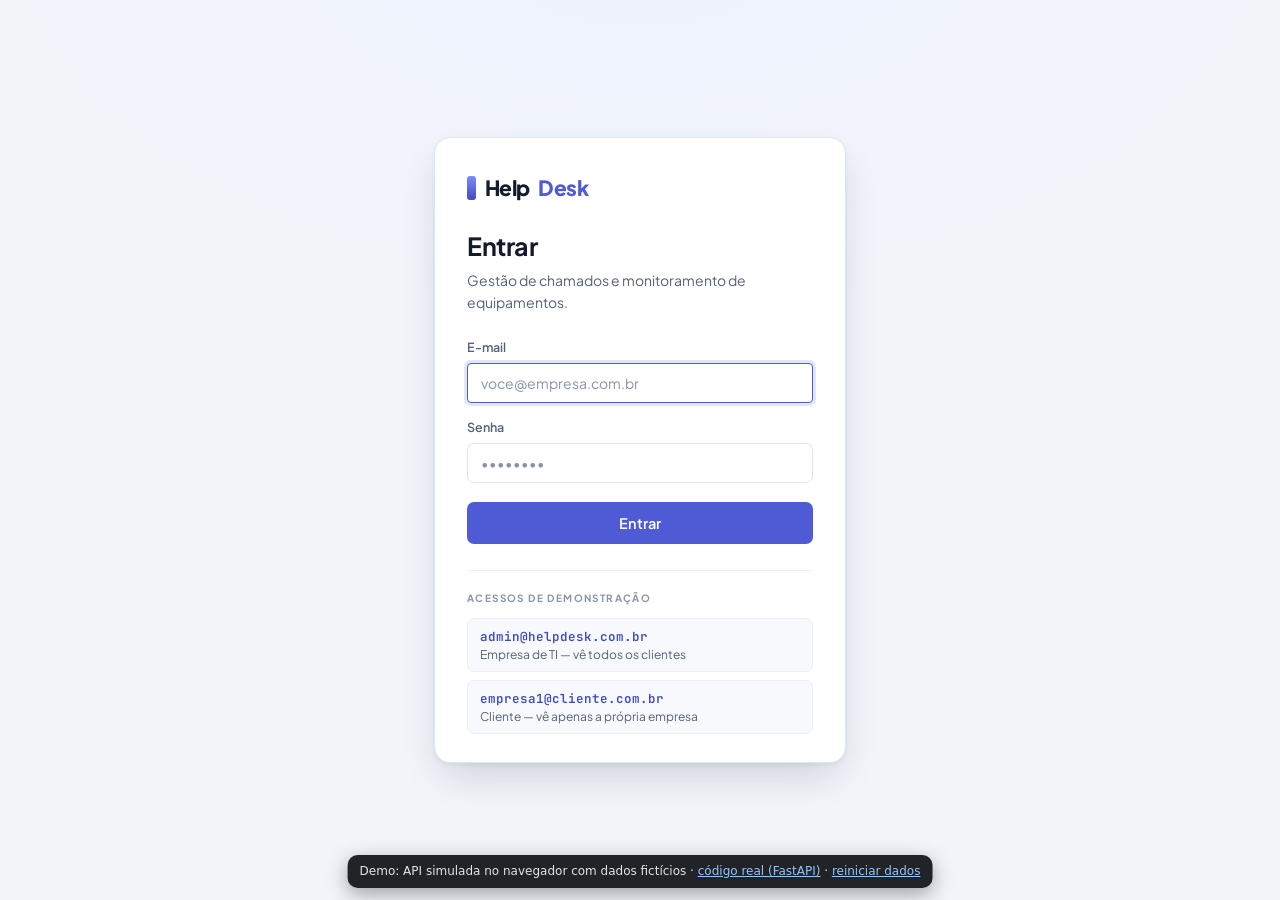
<file: demos/helpdesk/login.html>
<!DOCTYPE html>
<!--
  login.html -- a porta de entrada.

  ★ POR QUE ESTA PAGINA NAO TEM O MENU LATERAL:
    porque quem ainda nao entrou nao tem para onde navegar. Mostrar o menu
    e depois bloquear cada item seria pior: promete acesso e nega em
    seguida. Tela de login e' uma tela SEM saida a nao ser entrar.
-->
<html lang="pt-BR">
  <head>
    <meta charset="UTF-8" />
    <meta name="viewport" content="width=device-width, initial-scale=1.0" />
    <title>Entrar — HelpDesk &amp; Monitoring</title>
    <link rel="preconnect" href="https://fonts.googleapis.com" />
    <link rel="preconnect" href="https://fonts.gstatic.com" crossorigin />
    <link rel="stylesheet"
      href="https://fonts.googleapis.com/css2?family=Plus+Jakarta+Sans:wght@400;500;600;700;800&family=JetBrains+Mono:wght@400;600&display=swap" />
    <link rel="stylesheet" href="css/style.css?v=11" />
  </head>
  <body>
    <div class="login-page">
      <div class="login-card">
        <div class="login-brand">Help<span>Desk</span></div>
        <h1>Entrar</h1>
        <p class="login-sub">Gestão de chamados e monitoramento de equipamentos.</p>

        <form id="form-login" class="login-form" novalidate>
          <div class="field">
            <label for="email">E-mail</label>
            <!-- autocomplete ajuda o gerenciador de senhas do navegador a
                 reconhecer os campos. Sem isso ele nao oferece salvar. -->
            <input id="email" name="email" type="email"
                   autocomplete="username" required autofocus
                   placeholder="voce@empresa.com.br" />
          </div>

          <div class="field">
            <label for="password">Senha</label>
            <input id="password" name="password" type="password"
                   autocomplete="current-password" required
                   placeholder="••••••••" />
          </div>

          <!-- Espaco reservado para o erro. Fica no HTML desde o inicio,
               oculto: se fosse criado por JavaScript, a caixa apareceria do
               nada e empurraria o botao para baixo no momento do erro. -->
          <div class="login-error" id="login-error" hidden></div>

          <button class="btn login-btn" type="submit" id="btn-entrar">Entrar</button>
        </form>

        <div class="login-demo">
          <div class="login-demo__title">Acessos de demonstração</div>
          <button type="button" class="login-demo__row"
                  data-email="admin@helpdesk.com.br" data-senha="admin12345">
            <strong>admin@helpdesk.com.br</strong>
            <span>Empresa de TI — vê todos os clientes</span>
          </button>
          <button type="button" class="login-demo__row"
                  data-email="empresa1@cliente.com.br" data-senha="empresa12345">
            <strong>empresa1@cliente.com.br</strong>
            <span>Cliente — vê apenas a própria empresa</span>
          </button>
        </div>
      </div>
    </div>

    <!-- auth.js vem PRIMEIRO: api.js e login.js dependem do objeto auth.
         Aqui NAO ha guarda de sessao -- esta e' justamente a pagina de quem
         ainda nao tem sessao. -->
    <script src="js/demo-api.js?v=1"></script>
    <script src="js/auth.js?v=11"></script>
    <script src="js/api.js?v=11"></script>
    <script src="js/ui.js?v=11"></script>
    <script src="js/login.js?v=11"></script>
  </body>
</html>
</file>
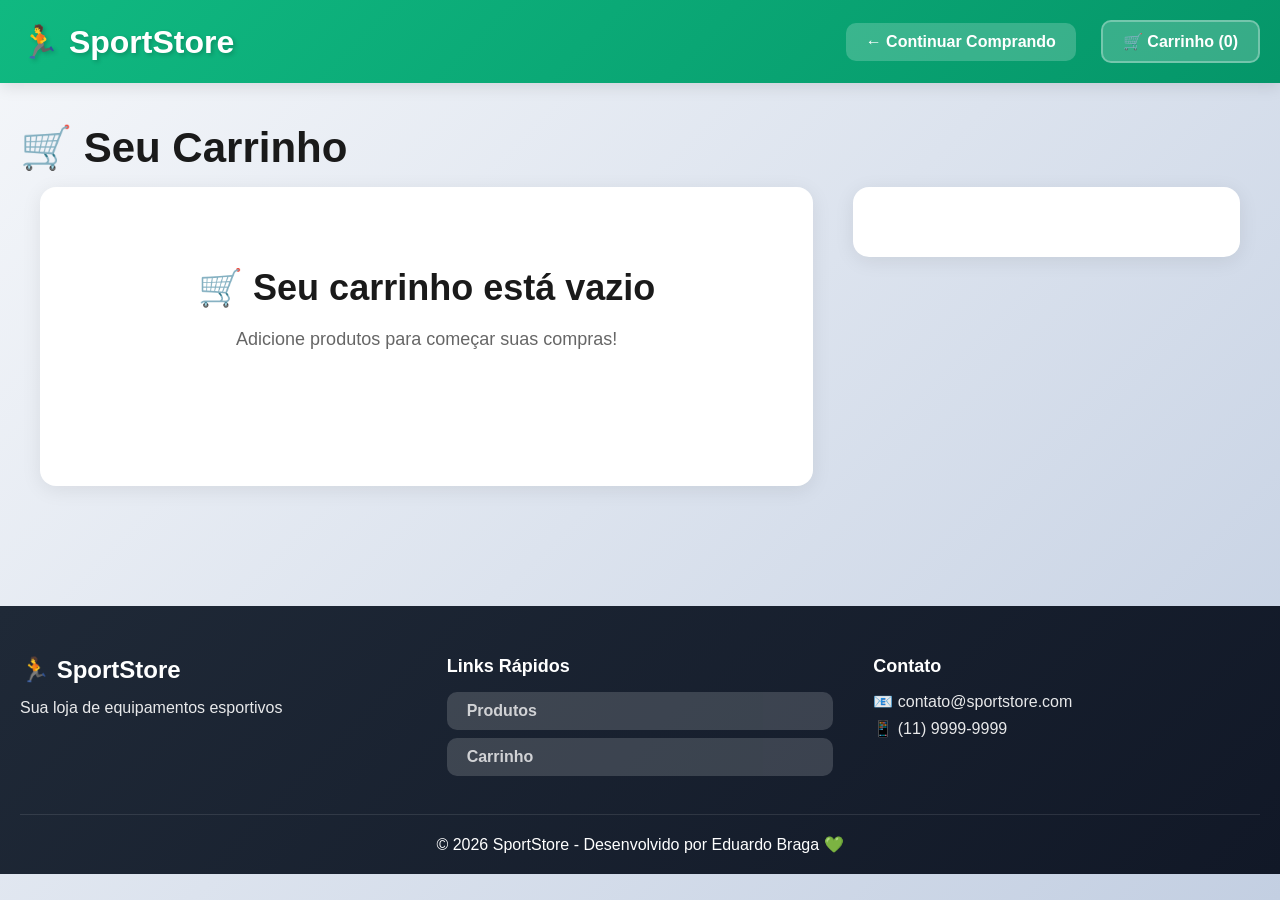
<file: demos/sportstore/carrinho.html>
<!DOCTYPE html>
<html lang="pt-BR">
<head>
    <meta charset="UTF-8">
    <meta name="viewport" content="width=device-width, initial-scale=1.0">
    <title>Carrinho - SportStore</title>
    <link rel="stylesheet" href="style.css">
</head>
<body>
    <!-- HEADER -->
    <header class="header">
        <div class="header-content">
            <h1>🏃 SportStore</h1>
            <nav class="nav-menu">
                <a href="index.html" style="color: white; text-decoration: none; padding: 10px 20px; background: rgba(255,255,255,0.2); border-radius: 10px;">← Continuar Comprando</a>
                <a href="carrinho.html" class="cart-link">
                    🛒 Carrinho (<span id="cart-count">0</span>)
                </a>
            </nav>
        </div>
    </header>

    <!-- CARRINHO -->
    <main class="container">
        <h2 class="section-title">🛒 Seu Carrinho</h2>
        
        <div class="cart-container">
            <!-- ITENS DO CARRINHO -->
            <div class="cart-items" id="cart-items">
                <!-- Preenchido pelo JavaScript -->
            </div>
            
            <!-- RESUMO DO PEDIDO -->
            <div class="cart-summary" id="cart-summary">
                <!-- Preenchido pelo JavaScript -->
            </div>
        </div>
    </main>

    <!-- FOOTER -->
    <footer class="footer">
        <div class="footer-content">
            <div class="footer-section">
                <h3>🏃 SportStore</h3>
                <p>Sua loja de equipamentos esportivos</p>
            </div>
            <div class="footer-section">
                <h4>Links Rápidos</h4>
                <a href="index.html">Produtos</a>
                <a href="carrinho.html">Carrinho</a>
            </div>
            <div class="footer-section">
                <h4>Contato</h4>
                <p>📧 contato@sportstore.com</p>
                <p>📱 (11) 9999-9999</p>
            </div>
        </div>
        <div class="footer-bottom">
            <p>&copy; 2026 SportStore - Desenvolvido por Eduardo Braga 💚</p>
        </div>
    </footer>

    <!-- JAVASCRIPT -->
    <script src="script.js"></script>
    <script src="carrinho.js"></script>
</body>
</html>
</file>
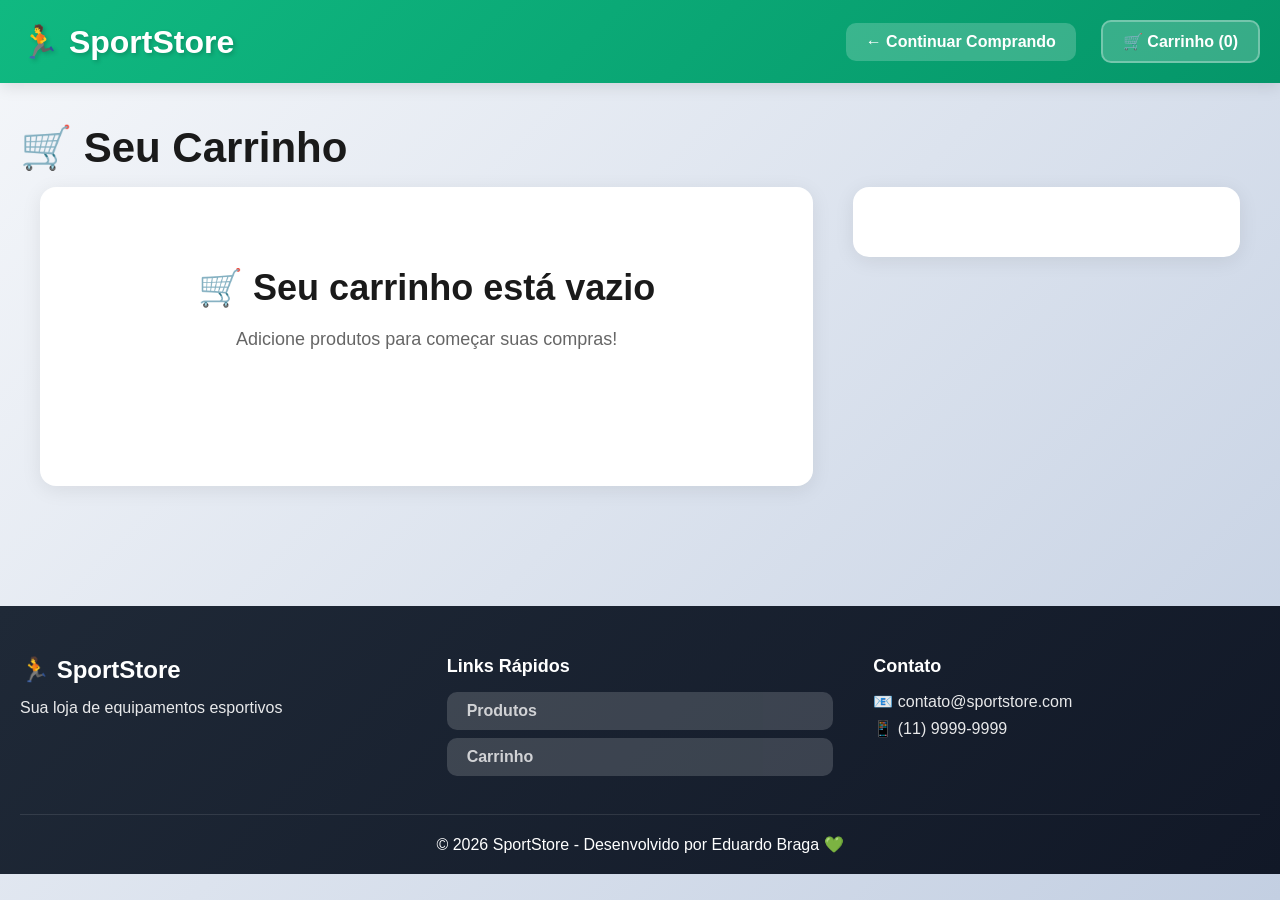
<file: demos/sportstore/checkout.html>
<!DOCTYPE html>
<html lang="pt-BR">
<head>
    <meta charset="UTF-8">
    <meta name="viewport" content="width=device-width, initial-scale=1.0">
    <title>Checkout - SportStore</title>
    <link rel="stylesheet" href="style.css">
</head>
<body>
    <!-- HEADER -->
    <header class="header">
        <div class="header-content">
            <h1>🏃 SportStore</h1>
            <nav class="nav-menu">
                <a href="index.html" style="color: white; text-decoration: none; padding: 10px 20px; background: rgba(255,255,255,0.2); border-radius: 10px; transition: all 0.3s;">← Voltar para Loja</a>
                <a href="carrinho.html" class="cart-link">
        🛒 Carrinho (<span id="cart-count">0</span>)
                </a>
            </nav>    
        </div>
    </header>

    <!-- CHECKOUT -->
    <main class="container">
        <div class="checkout-header">
            <h2 class="section-title">🔒 Finalizar Compra</h2>
            <div class="checkout-steps">
                <div class="step active">1. Dados</div>
                <div class="step">2. Pagamento</div>
                <div class="step">3. Confirmação</div>
            </div>
        </div>
        
        <div class="checkout-container">
            <!-- FORMULÁRIO -->
            <div class="checkout-form">
                <form id="checkout-form">
                    <!-- DADOS PESSOAIS -->
                    <div class="form-section">
                        <h3>📋 Dados Pessoais</h3>
                        <div class="form-row">
                            <div class="form-group">
                                <label>Nome Completo *</label>
                                <input type="text" id="nome" required placeholder="Seu nome completo">
                            </div>
                        </div>
                        <div class="form-row">
                            <div class="form-group">
                                <label>Email *</label>
                                <input type="email" id="email" required placeholder="seu@email.com">
                            </div>
                            <div class="form-group">
                                <label>Telefone *</label>
                                <input type="tel" id="telefone" required placeholder="(11) 99999-9999">
                            </div>
                        </div>
                    </div>

                    <!-- ENDEREÇO -->
                    <div class="form-section">
                        <h3>📍 Endereço de Entrega</h3>
                        <div class="form-row">
                            <div class="form-group" style="flex: 0.4;">
                                <label>CEP *</label>
                                <input type="text" id="cep" required placeholder="00000-000" maxlength="9">
                            </div>
                        </div>
                        <div class="form-row">
                            <div class="form-group" style="flex: 3;">
                                <label>Rua *</label>
                                <input type="text" id="rua" required placeholder="Nome da rua">
                            </div>
                            <div class="form-group" style="flex: 1;">
                                <label>Número *</label>
                                <input type="text" id="numero" required placeholder="123">
                            </div>
                        </div>
                        <div class="form-row">
                            <div class="form-group">
                                <label>Complemento</label>
                                <input type="text" id="complemento" placeholder="Apto, Bloco, etc">
                            </div>
                            <div class="form-group">
                                <label>Bairro *</label>
                                <input type="text" id="bairro" required placeholder="Bairro">
                            </div>
                        </div>
                        <div class="form-row">
                            <div class="form-group">
                                <label>Cidade *</label>
                                <input type="text" id="cidade" required placeholder="Cidade">
                            </div>
                            <div class="form-group" style="flex: 0.5;">
                                <label>Estado *</label>
                                <select id="estado" required>
                                    <option value="">UF</option>
                                    <option value="SP">SP</option>
                                    <option value="RJ">RJ</option>
                                    <option value="MG">MG</option>
                                    <option value="ES">ES</option>
                                    <option value="PR">PR</option>
                                    <option value="SC">SC</option>
                                    <option value="RS">RS</option>
                                    <!-- Adicione outros estados conforme necessário -->
                                </select>
                            </div>
                        </div>
                    </div>

                    <!-- PAGAMENTO -->
                    <div class="form-section">
                        <h3>💳 Forma de Pagamento</h3>
                        
                        <div class="payment-options">
                            <label class="payment-option">
                                <input type="radio" name="pagamento" value="credito" checked>
                                <div class="payment-option-content">
                                    <span class="payment-icon">💳</span>
                                    <div>
                                        <strong>Cartão de Crédito</strong>
                                        <p>Parcelamento em até 12x</p>
                                    </div>
                                </div>
                            </label>

                            <label class="payment-option">
                                <input type="radio" name="pagamento" value="pix">
                                <div class="payment-option-content">
                                    <span class="payment-icon">🏦</span>
                                    <div>
                                        <strong>PIX</strong>
                                        <p>Aprovação instantânea</p>
                                    </div>
                                </div>
                            </label>

                            <label class="payment-option">
                                <input type="radio" name="pagamento" value="boleto">
                                <div class="payment-option-content">
                                    <span class="payment-icon">📱</span>
                                    <div>
                                        <strong>Boleto Bancário</strong>
                                        <p>Vencimento em 3 dias</p>
                                    </div>
                                </div>
                            </label>
                        </div>

                        <!-- DADOS DO CARTÃO (aparecem apenas se cartão selecionado) -->
                        <div id="cartao-form" class="cartao-form">
                            <div class="form-row">
                                <div class="form-group">
                                    <label>Número do Cartão *</label>
                                    <input type="text" id="numero-cartao" placeholder="0000 0000 0000 0000" maxlength="19">
                                </div>
                            </div>
                            <div class="form-row">
                                <div class="form-group">
                                    <label>Nome no Cartão *</label>
                                    <input type="text" id="nome-cartao" placeholder="Como está no cartão">
                                </div>
                            </div>
                            <div class="form-row">
                                <div class="form-group">
                                    <label>Validade *</label>
                                    <input type="text" id="validade" placeholder="MM/AA" maxlength="5">
                                </div>
                                <div class="form-group">
                                    <label>CVV *</label>
                                    <input type="text" id="cvv" placeholder="123" maxlength="4">
                                </div>
                                <div class="form-group">
                                    <label>Parcelas *</label>
                                    <select id="parcelas">
                                        <option value="1">1x sem juros</option>
                                        <option value="2">2x sem juros</option>
                                        <option value="3">3x sem juros</option>
                                        <option value="4">4x sem juros</option>
                                        <option value="5">5x sem juros</option>
                                        <option value="6">6x sem juros</option>
                                    </select>
                                </div>
                            </div>
                        </div>
                    </div>

                    <button type="submit" class="btn-buy btn-large btn-checkout">
                        🔒 Finalizar Pedido
                    </button>
                </form>
            </div>

            <!-- RESUMO DO PEDIDO -->
            <div class="checkout-summary" id="checkout-summary">
                <!-- Preenchido pelo JavaScript -->
            </div>
        </div>
    </main>

    <!-- FOOTER -->
    <footer class="footer">
        <div class="footer-content">
            <div class="footer-section">
                <h3>🏃 SportStore</h3>
                <p>Sua loja de equipamentos esportivos</p>
            </div>
            <div class="footer-section">
                <h4>Segurança</h4>
                <p>🔒 Compra 100% Segura</p>
                <p>✅ Certificado SSL</p>
            </div>
            <div class="footer-section">
                <h4>Contato</h4>
                <p>📧 contato@sportstore.com</p>
                <p>📱 (11) 9999-9999</p>
            </div>
        </div>
        <div class="footer-bottom">
            <p>&copy; 2026 SportStore - Desenvolvido por Eduardo Braga 💚</p>
        </div>
    </footer>

    <!-- JAVASCRIPT -->
    <script src="script.js"></script>
    <script src="checkout.js"></script>
</body>
</html>
</file>
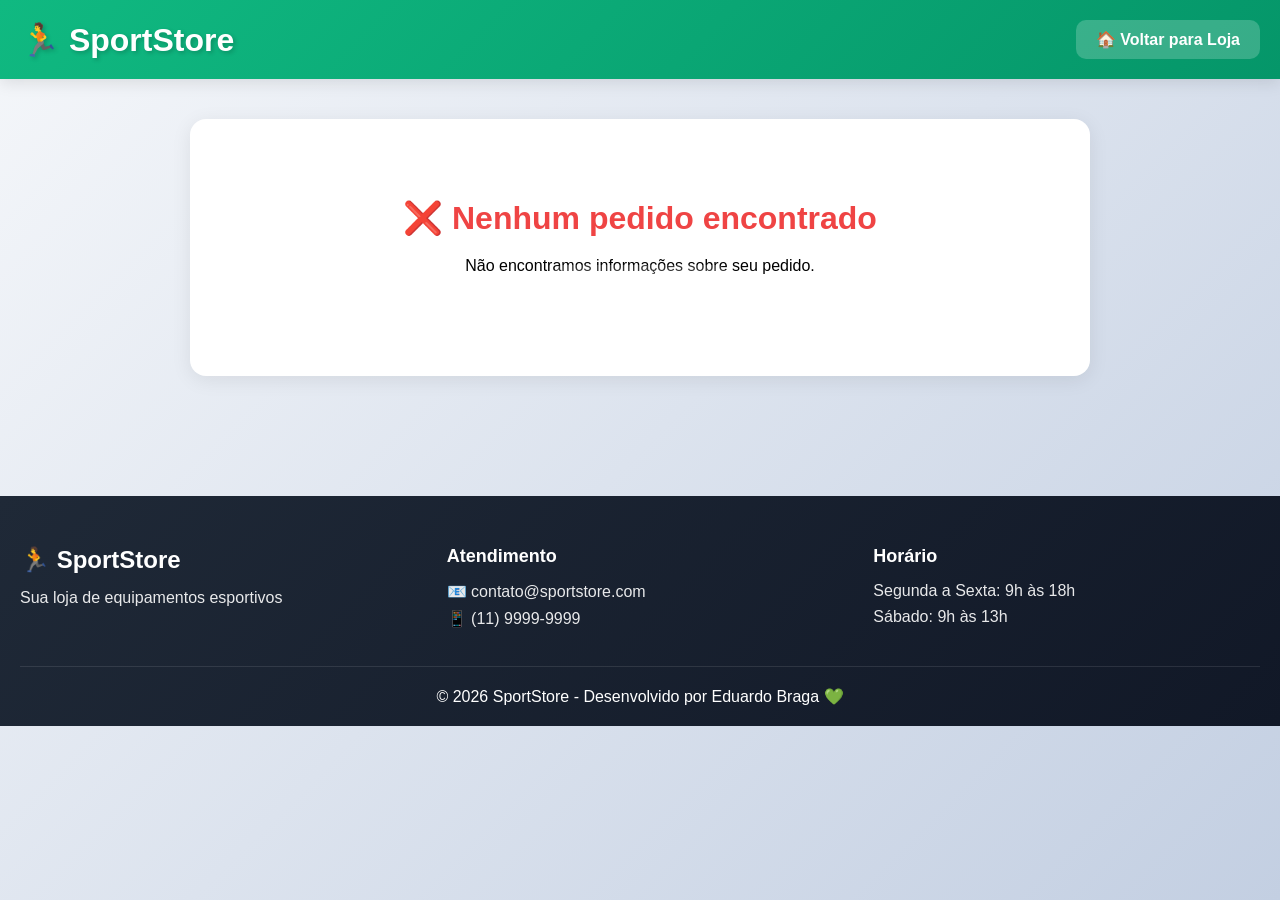
<file: demos/sportstore/confirmacao.html>
<!DOCTYPE html>
<html lang="pt-BR">
<head>
    <meta charset="UTF-8">
    <meta name="viewport" content="width=device-width, initial-scale=1.0">
    <title>Pedido Confirmado - SportStore</title>
    <link rel="stylesheet" href="style.css">
</head>
<body>
    <!-- HEADER -->
    <header class="header">
        <div class="header-content">
            <h1>🏃 SportStore</h1>
            <nav class="nav-menu">
                <a href="index.html" style="color: white; text-decoration: none; padding: 10px 20px; background: rgba(255,255,255,0.2); border-radius: 10px; font-weight: 600; transition: all 0.3s;">🏠 Voltar para Loja</a>
            </nav>
        </div>
    </header>

    <!-- CONFIRMAÇÃO -->
    <main class="container">
        <div class="confirmation-page" id="confirmation-content">
            <!-- Preenchido pelo JavaScript -->
        </div>
    </main>

    <!-- FOOTER -->
    <footer class="footer">
        <div class="footer-content">
            <div class="footer-section">
                <h3>🏃 SportStore</h3>
                <p>Sua loja de equipamentos esportivos</p>
            </div>
            <div class="footer-section">
                <h4>Atendimento</h4>
                <p>📧 contato@sportstore.com</p>
                <p>📱 (11) 9999-9999</p>
            </div>
            <div class="footer-section">
                <h4>Horário</h4>
                <p>Segunda a Sexta: 9h às 18h</p>
                <p>Sábado: 9h às 13h</p>
            </div>
        </div>
        <div class="footer-bottom">
            <p>&copy; 2026 SportStore - Desenvolvido por Eduardo Braga 💚</p>
        </div>
    </footer>

    <!-- JAVASCRIPT -->
    <script src="script.js"></script>
    <script>
        document.addEventListener('DOMContentLoaded', function() {
            const pedido = JSON.parse(localStorage.getItem('ultimoPedido'));
            const contentDiv = document.getElementById('confirmation-content');
            
            if (!pedido) {
                contentDiv.innerHTML = `
                    <div class="error-message">
                        <h2>❌ Nenhum pedido encontrado</h2>
                        <p>Não encontramos informações sobre seu pedido.</p>
                        <a href="index.html" class="btn-buy btn-large">Voltar para Loja</a>
                    </div>
                `;
                return;
            }
            
            // Formatar data
            const data = new Date(pedido.data);
            const dataFormatada = data.toLocaleDateString('pt-BR') + ' às ' + data.toLocaleTimeString('pt-BR');
            
            // Prazo de entrega (7 dias úteis)
            const prazoEntrega = new Date(data);
            prazoEntrega.setDate(prazoEntrega.getDate() + 7);
            const prazoFormatado = prazoEntrega.toLocaleDateString('pt-BR');
            
            // Forma de pagamento
            const formasPagamento = {
                'credito': '💳 Cartão de Crédito',
                'pix': '🏦 PIX',
                'boleto': '📱 Boleto Bancário'
            };
            
            let itensHTML = '';
            pedido.itens.forEach(item => {
                itensHTML += `
                    <div class="order-item">
                        <img src="${item.imagem}" alt="${item.nome}">
                        <div class="order-item-info">
                            <h4>${item.nome}</h4>
                            <p>Quantidade: ${item.quantidade}</p>
                            <p class="order-item-price">R$ ${(item.preco * item.quantidade).toFixed(2)}</p>
                        </div>
                    </div>
                `;
            });
            
            contentDiv.innerHTML = `
                <div class="confirmation-success">
                    <div class="success-icon">✅</div>
                    <h1>Pedido Confirmado!</h1>
                    <p class="confirmation-message">Obrigado pela sua compra, ${pedido.cliente.nome.split(' ')[0]}! 🎉</p>
                    <p class="order-number">Número do Pedido: <strong>#${pedido.numero}</strong></p>
                </div>
                
                <div class="confirmation-details">
                    <div class="detail-card">
                        <h3>📦 Informações do Pedido</h3>
                        <p><strong>Data:</strong> ${dataFormatada}</p>
                        <p><strong>Previsão de Entrega:</strong> ${prazoFormatado}</p>
                        <p><strong>Forma de Pagamento:</strong> ${formasPagamento[pedido.pagamento.forma]}</p>
                        ${pedido.pagamento.parcelas > 1 ? `<p><strong>Parcelamento:</strong> ${pedido.pagamento.parcelas}x de R$ ${(pedido.valores.total / pedido.pagamento.parcelas).toFixed(2)}</p>` : ''}
                    </div>
                    
                    <div class="detail-card">
                        <h3>📍 Endereço de Entrega</h3>
                        <p>${pedido.endereco.rua}, ${pedido.endereco.numero}</p>
                        ${pedido.endereco.complemento ? `<p>${pedido.endereco.complemento}</p>` : ''}
                        <p>${pedido.endereco.bairro}</p>
                        <p>${pedido.endereco.cidade} - ${pedido.endereco.estado}</p>
                        <p>CEP: ${pedido.endereco.cep}</p>
                    </div>
                    
                    <div class="detail-card">
                        <h3>💰 Resumo do Pagamento</h3>
                        <div class="summary-line">
                            <span>Subtotal:</span>
                            <span>R$ ${pedido.valores.subtotal.toFixed(2)}</span>
                        </div>
                        <div class="summary-line">
                            <span>Frete:</span>
                            <span>${pedido.valores.frete === 0 ? 'GRÁTIS' : 'R$ ' + pedido.valores.frete.toFixed(2)}</span>
                        </div>
                        <div class="summary-line summary-total">
                            <span>Total:</span>
                            <span>R$ ${pedido.valores.total.toFixed(2)}</span>
                        </div>
                    </div>
                </div>
                
                <div class="order-items-section">
                    <h3>🛍️ Itens do Pedido</h3>
                    <div class="order-items">
                        ${itensHTML}
                    </div>
                </div>
                
                ${pedido.pagamento.forma === 'pix' ? `
                    <div class="pix-section">
                        <h3>🏦 Pagamento via PIX</h3>
                        <p>Escaneie o QR Code abaixo ou copie o código para pagar:</p>
                        <div class="pix-qrcode">
                            <div class="qrcode-placeholder">
                                📱<br>QR CODE<br>SIMULADO
                            </div>
                            <p style="margin-top: 15px; font-size: 12px; word-break: break-all; background: #f3f4f6; padding: 10px; border-radius: 8px;">
                                00020126580014br.gov.bcb.pix0136${pedido.numero}520400005303986540${pedido.valores.total.toFixed(2)}5802BR5913SportStore6009SAO PAULO
                            </p>
                        </div>
                        <button class="btn-buy btn-large" onclick="copiarCodigoPix()">📋 Copiar Código PIX</button>
                    </div>
                ` : ''}
                
                ${pedido.pagamento.forma === 'boleto' ? `
                    <div class="boleto-section">
                        <h3>📱 Boleto Bancário</h3>
                        <p>O boleto foi enviado para seu email: <strong>${pedido.cliente.email}</strong></p>
                        <p>Você também pode baixá-lo clicando no botão abaixo:</p>
                        <button class="btn-buy btn-large" onclick="alert('Em produção, aqui seria gerado o PDF do boleto')">
                            📄 Baixar Boleto
                        </button>
                        <p class="boleto-warning">⚠️ Vencimento em 3 dias úteis</p>
                    </div>
                ` : ''}
                
                <div class="next-steps">
                    <h3>📧 Próximos Passos</h3>
                    <ul>
                        <li>✅ Você receberá um email de confirmação em <strong>${pedido.cliente.email}</strong></li>
                        <li>📦 Acompanhe seu pedido através do número <strong>#${pedido.numero}</strong></li>
                        <li>🚚 O código de rastreamento será enviado quando o produto for despachado</li>
                        <li>💬 Dúvidas? Entre em contato pelo WhatsApp: (11) 9999-9999</li>
                    </ul>
                </div>
                
                <div class="confirmation-actions">
                    <a href="index.html" class="btn-buy btn-large">🏃 Continuar Comprando</a>
                    <button class="btn-details btn-large" onclick="window.print()">🖨️ Imprimir Pedido</button>
                </div>
            `;
            
            // Limpar pedido após 30 segundos (opcional)
            setTimeout(() => {
                localStorage.removeItem('ultimoPedido');
            }, 30000);
        });
        
        function copiarCodigoPix() {
            const pedido = JSON.parse(localStorage.getItem('ultimoPedido'));
            const codigoPix = `00020126580014br.gov.bcb.pix0136${pedido.numero}520400005303986540${pedido.valores.total.toFixed(2)}5802BR5913SportStore6009SAO PAULO`;
            
            navigator.clipboard.writeText(codigoPix).then(() => {
                showNotification('✅ Código PIX copiado!');
            });
        }
    </script>
</body>
</html>
</file>
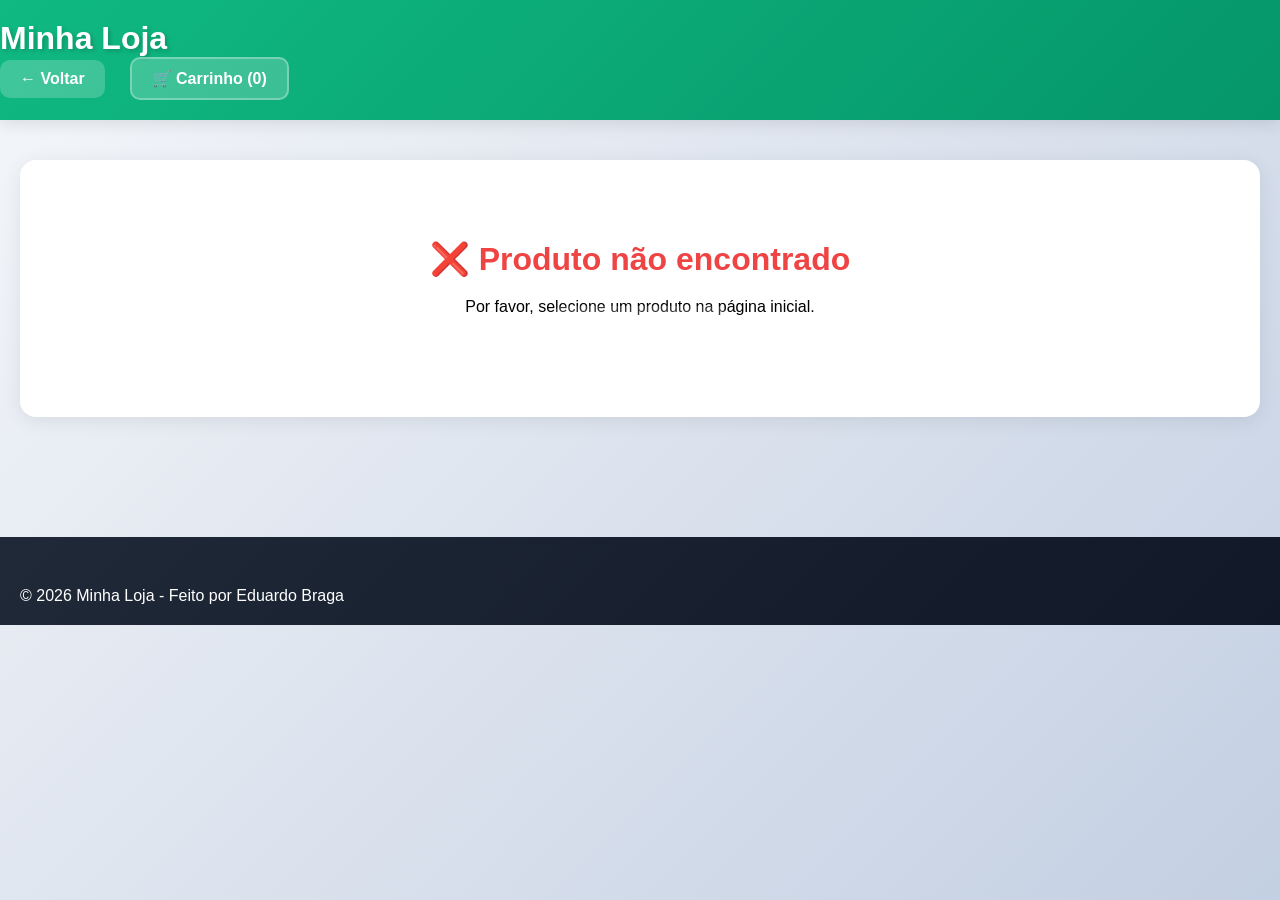
<file: demos/sportstore/produto.html>
<!DOCTYPE html>
<html lang="pt-BR">
<head>
    <meta charset="UTF-8">
    <meta name="viewport" content="width=device-width, initial-scale=1.0">
    <title>Detalhes do Produto - Minha Loja</title>
    <link rel="stylesheet" href="style.css">
</head>
<body>
    <!-- HEADER -->
    <header class="header">
        <h1>Minha Loja</h1>
        <nav class="nav-menu">
            <a href="index.html">← Voltar</a>
            <a href="carrinho.html" class="cart-link">
                🛒 Carrinho (<span id="cart-count">0</span>)
            </a>
        </nav>
    </header>

    <!-- DETALHES DO PRODUTO -->
    <main class="container">
        <div class="product-details" id="product-details">
            <!-- Será preenchido pelo JavaScript -->
            <div class="loading">Carregando produto...</div>
        </div>
    </main>

    <!-- FOOTER -->
    <footer class="footer">
        <p>&copy; 2026 Minha Loja - Feito por Eduardo Braga</p>
    </footer>

    <!-- JAVASCRIPT -->
    <script src="script.js"></script>
    <script src="produto.js"></script>
</body>
</html>
</file>
<file: assets/css/styles.css>
:root {
  --bg: #18181b;
  --bg-elev: #1f1f23;
  --card: #232327;
  --line: #34343a;
  --text: #f4f4f5;
  --text-2: #b4b4bc;
  --text-3: #8b8b95;
  --accent: #f25555;
  --accent-bg: #dc2626;
  --accent-ink: #ffffff;
  --accent-soft: rgba(242, 85, 85, 0.12);
  --ok: #4ade80;
  --shadow: 0 1px 2px rgba(0, 0, 0, 0.3), 0 8px 24px rgba(0, 0, 0, 0.25);
  --radius: 14px;
  --font: ui-sans-serif, system-ui, -apple-system, "Segoe UI", Roboto, "Helvetica Neue", Arial, sans-serif;
  --mono: ui-monospace, "Cascadia Code", "SF Mono", Consolas, "Liberation Mono", monospace;
  color-scheme: dark;
}

:root[data-theme="light"] {
  --bg: #fafafb;
  --bg-elev: #ffffff;
  --card: #ffffff;
  --line: #e4e4e7;
  --text: #18181b;
  --text-2: #52525b;
  --text-3: #71717a;
  --accent: #0037ff;
  --accent-bg: #0037ff;
  --accent-ink: #ffffff;
  --accent-soft: rgba(0, 55, 255, 0.08);
  --ok: #16a34a;
  --shadow: 0 1px 2px rgba(0, 0, 0, 0.05), 0 8px 24px rgba(0, 0, 0, 0.06);
  color-scheme: light;
}

*, *::before, *::after { box-sizing: border-box; }
html { scroll-behavior: smooth; scroll-padding-top: 72px; -webkit-text-size-adjust: 100%; }
body {
  margin: 0;
  background: var(--bg);
  color: var(--text);
  font: 16px/1.6 var(--font);
  -webkit-font-smoothing: antialiased;
}
img { display: block; max-width: 100%; height: auto; }
a { color: inherit; }
h1, h2, h3, h4 { line-height: 1.2; margin: 0; }
p { margin: 0; }
ul, ol { margin: 0; padding: 0; list-style: none; }
button { font: inherit; color: inherit; }
svg { width: 18px; height: 18px; flex: none; }
[hidden] { display: none !important; }
:focus-visible { outline: 2px solid var(--accent); outline-offset: 3px; border-radius: 6px; }

.wrap { width: 100%; max-width: 1080px; margin: 0 auto; padding-inline: 16px; }

.skip {
  position: absolute; left: 16px; top: -48px; z-index: 50;
  background: var(--accent-bg); color: var(--accent-ink); padding: 8px 14px; border-radius: 8px; text-decoration: none;
}
.skip:focus { top: 12px; }

/* Topo */
.topbar {
  position: sticky; top: 0; z-index: 20;
  background: color-mix(in srgb, var(--bg) 85%, transparent);
  backdrop-filter: saturate(140%) blur(10px);
  border-bottom: 1px solid var(--line);
}
.topbar-inner { display: flex; align-items: center; gap: 12px; height: 56px; }
.brand { font: 700 18px/1 var(--mono); text-decoration: none; letter-spacing: -0.02em; }
.brand span { color: var(--accent); }
.topbar nav { margin-left: auto; display: flex; gap: 2px; }
.topbar nav a { text-decoration: none; color: var(--text-2); font-size: 14px; padding: 6px 10px; border-radius: 8px; }
.topbar nav a:hover { color: var(--text); background: var(--accent-soft); }
.topbar nav a:not(.nav-cta) { display: none; }
.nav-cta { color: var(--text) !important; border: 1px solid var(--line); }

.icon-btn {
  display: inline-grid; place-items: center; width: 38px; height: 38px;
  background: transparent; border: 1px solid var(--line); border-radius: 10px; cursor: pointer;
  transition: border-color .15s, background .15s;
}
.icon-btn:hover { border-color: var(--accent); background: var(--accent-soft); }
.when-light { display: none; }
:root[data-theme="light"] .when-light { display: block; }
:root[data-theme="light"] .when-dark { display: none; }

/* Botões */
.btn {
  display: inline-flex; align-items: center; justify-content: center; gap: 8px;
  min-height: 42px; padding: 0 16px;
  font-size: 15px; font-weight: 600; text-decoration: none; white-space: nowrap;
  background: var(--card); color: var(--text);
  border: 1px solid var(--line); border-radius: 10px; cursor: pointer;
  transition: border-color .15s, background .15s, transform .15s;
}
.btn:hover { border-color: var(--accent); }
.btn:active { transform: translateY(1px); }
.btn-primary { background: var(--accent-bg); border-color: var(--accent-bg); color: var(--accent-ink); }
.btn-primary:hover { filter: brightness(1.08); }
.btn-sm { min-height: 36px; padding: 0 12px; font-size: 14px; }
.btn-sm svg { width: 16px; height: 16px; }
.btn-lg { min-height: 50px; padding: 0 20px; font-size: 16px; }

.chips { display: flex; flex-wrap: wrap; gap: 6px; }
.chips li {
  font: 500 13px/1 var(--mono); padding: 7px 10px;
  color: var(--text-2); background: var(--bg-elev); border: 1px solid var(--line); border-radius: 999px;
}
.chips-sm li { font-size: 12px; padding: 5px 8px; }

/* Hero */
.hero { padding-top: 40px; padding-bottom: 48px; display: grid; gap: 22px; }
.hero-id { display: flex; align-items: center; gap: 16px; }
.avatar { width: 84px; height: 112px; flex: none; border-radius: 10px; border: 2px solid var(--accent); object-fit: cover; box-shadow: 0 0 0 4px var(--accent-soft); }
.status { display: inline-flex; align-items: center; gap: 8px; font-size: 13px; color: var(--text-2); margin-bottom: 4px; }
.dot { width: 8px; height: 8px; border-radius: 50%; background: var(--ok); box-shadow: 0 0 0 4px color-mix(in srgb, var(--ok) 20%, transparent); }
h1 { font-size: clamp(32px, 8vw, 52px); letter-spacing: -0.03em; font-weight: 800; }
.role { font: 500 15px/1.4 var(--mono); color: var(--accent); margin-top: 6px; }
.pitch { font-size: 17px; color: var(--text-2); max-width: 62ch; }
.pitch strong { color: var(--text); font-weight: 600; }
.actions { display: flex; flex-wrap: wrap; gap: 10px; }
.actions .btn-primary { flex-basis: 100%; }
.facts {
  display: grid; grid-template-columns: repeat(3, 1fr); gap: 1px; margin: 4px 0 0;
  background: var(--line); border: 1px solid var(--line); border-radius: var(--radius); overflow: hidden;
}
.facts div { background: var(--bg-elev); padding: 12px; }
.facts dt { font-size: 12px; color: var(--text-3); }
.facts dd { margin: 2px 0 0; font-weight: 600; font-size: 14px; }

/* Seções */
.section { padding-top: 56px; padding-bottom: 8px; }
.section-head { margin-bottom: 24px; }
.eyebrow { font: 600 13px/1 var(--mono); color: var(--accent); margin-bottom: 10px; }
h2 { font-size: clamp(26px, 5vw, 34px); letter-spacing: -0.02em; font-weight: 750; }
.section-sub { color: var(--text-2); margin-top: 8px; }
.subhead { font: 600 13px/1 var(--mono); color: var(--text-3); text-transform: uppercase; letter-spacing: .08em; margin: 36px 0 14px; }

.reveal { opacity: 0; transform: translateY(14px); transition: opacity .5s ease, transform .5s ease; }
.reveal.is-in { opacity: 1; transform: none; }

/* Cards de projeto */
.projects-featured, .projects-small { display: grid; gap: 16px; }
.card {
  display: flex; flex-direction: column;
  background: var(--card); border: 1px solid var(--line); border-radius: var(--radius); overflow: hidden;
  transition: border-color .2s, transform .2s, box-shadow .2s;
}
.card:hover { border-color: color-mix(in srgb, var(--accent) 55%, var(--line)); box-shadow: var(--shadow); }
.card-media {
  position: relative; display: block; padding: 0; border: 0; cursor: zoom-in;
  aspect-ratio: 16 / 10; background: var(--bg-elev); overflow: hidden; border-bottom: 1px solid var(--line);
}
.card-media img { width: 100%; height: 100%; object-fit: cover; object-position: top; transition: transform .4s ease; }
.card:hover .card-media img { transform: scale(1.03); }
.card-media-hint {
  position: absolute; right: 10px; bottom: 10px;
  display: inline-flex; align-items: center; gap: 6px; padding: 6px 10px;
  font-size: 13px; font-weight: 600; color: #fff; background: rgba(0, 0, 0, .72); border-radius: 8px;
  opacity: 0; transform: translateY(4px); transition: opacity .2s, transform .2s;
}
.card-media-hint svg { width: 15px; height: 15px; }
.card:hover .card-media-hint, .card-media:focus-visible .card-media-hint { opacity: 1; transform: none; }
.card-body { display: flex; flex-direction: column; gap: 10px; padding: 18px; flex: 1; }
.card-kind { font: 600 12px/1 var(--mono); color: var(--accent); }
.card h3 { font-size: 21px; letter-spacing: -0.01em; }
.card-summary { color: var(--text-2); }
.card-problem { font-size: 14px; color: var(--text-2); padding-left: 10px; border-left: 2px solid var(--line); }
.card-problem strong { color: var(--text); font-weight: 600; }
.card-actions { display: flex; flex-wrap: wrap; align-items: center; gap: 8px; margin-top: auto; padding-top: 6px; }
.private { display: inline-flex; align-items: center; gap: 6px; font-size: 13px; color: var(--text-3); padding: 0 4px; }
.private svg { width: 14px; height: 14px; }
.badge { display: inline-block; margin-left: 6px; padding: 3px 7px; border-radius: 999px; font: 600 11px/1 var(--font); color: var(--text-2); background: var(--bg-elev); border: 1px solid var(--line); vertical-align: 1px; }

.projects-small .card { flex-direction: row; }
.projects-small .card-media { flex: 0 0 38%; aspect-ratio: auto; border-bottom: 0; border-right: 1px solid var(--line); }
.projects-small .card-body { padding: 14px; gap: 8px; }
.projects-small .card h3 { font-size: 17px; }
.projects-small .card-summary { font-size: 14px; }
.projects-small .chips { display: none; }
.projects-small .card-actions .btn:not(.btn-primary) { padding: 0 10px; }

/* Stack */
.stack-grid { display: grid; gap: 14px; align-items: start; }
.stack-group { background: var(--card); border: 1px solid var(--line); border-radius: var(--radius); padding: 16px 18px; }
.stack-group h3 { font: 600 13px/1 var(--mono); color: var(--accent); margin-bottom: 10px; }
.stack-group li { display: flex; flex-direction: column; gap: 2px; padding: 8px 0; border-top: 1px dashed var(--line); }
.stack-group li:first-child { border-top: 0; }
.stack-name { font-weight: 600; font-size: 15px; }
.stack-where { font-size: 13px; color: var(--text-3); }
.stack-where a { color: var(--text-2); text-underline-offset: 3px; text-decoration-color: var(--line); }
.stack-where a:hover { color: var(--accent); text-decoration-color: currentColor; }
.studying { margin-top: 14px; font-size: 14px; color: var(--text-3); }
.studying span { font-family: var(--mono); color: var(--text-2); }

/* Perfil */
.profile-grid { display: grid; gap: 28px; }
.col-title { font: 600 13px/1 var(--mono); color: var(--text-3); text-transform: uppercase; letter-spacing: .08em; margin-bottom: 14px; }
.timeline { border-left: 2px solid var(--line); padding-left: 18px; display: grid; gap: 20px; }
.timeline li { position: relative; }
.timeline li::before {
  content: ""; position: absolute; left: -24px; top: 6px; width: 10px; height: 10px;
  border-radius: 50%; background: var(--bg); border: 2px solid var(--accent);
}
.tl-meta { font: 500 12px/1 var(--mono); color: var(--text-3); margin-bottom: 6px; }
.timeline h4 { font-size: 17px; }
.timeline h4 span { font-weight: 500; color: var(--text-2); }
.timeline p:last-child { color: var(--text-2); font-size: 15px; margin-top: 4px; }
.col-title-gap { margin-top: 28px; }
.langs { color: var(--text-2); }
.langs strong { color: var(--text); font-weight: 600; }
.goal { margin-top: 28px; padding: 16px 18px; border-radius: var(--radius); background: var(--accent-soft); border: 1px solid color-mix(in srgb, var(--accent) 30%, transparent); }
.goal .col-title { color: var(--accent); margin-bottom: 8px; }
.goal p { color: var(--text); }

/* Contato */
.contact { text-align: center; padding-top: 72px; padding-bottom: 48px; }
.contact > p { color: var(--text-2); margin: 8px 0 22px; }
.contact-mail { display: flex; flex-direction: column; gap: 10px; align-items: stretch; max-width: 460px; margin: 0 auto 12px; }
.contact-mail .btn-primary { white-space: normal; word-break: break-all; }
.actions-center { justify-content: center; }

.footer { display: flex; flex-wrap: wrap; gap: 8px 16px; justify-content: space-between; padding-top: 20px; padding-bottom: 32px; border-top: 1px solid var(--line); color: var(--text-3); font-size: 13px; }

/* Toast */
.toast {
  position: fixed; left: 50%; bottom: 20px; z-index: 60; transform: translate(-50%, 20px);
  background: var(--text); color: var(--bg); padding: 10px 16px; border-radius: 10px; font-size: 14px; font-weight: 600;
  opacity: 0; pointer-events: none; transition: opacity .2s, transform .2s;
}
.toast.is-on { opacity: 1; transform: translate(-50%, 0); }

/* Prévia (dialog) */
.preview {
  width: 100%; max-width: 100%; height: 100%; max-height: 100%; margin: 0; padding: 0;
  border: 0; background: var(--bg); color: var(--text);
}
.preview[open] { animation: pv-in .22s ease; }
.preview::backdrop { background: rgba(0, 0, 0, .6); backdrop-filter: blur(2px); }
@keyframes pv-in { from { opacity: 0; transform: translateY(12px); } }
.pv-shell { display: flex; flex-direction: column; height: 100%; }
.pv-head {
  display: flex; align-items: center; justify-content: space-between; gap: 12px;
  padding: 12px 16px; border-bottom: 1px solid var(--line); background: var(--bg-elev);
}
.pv-kind { font: 600 12px/1 var(--mono); color: var(--accent); margin-bottom: 4px; }
.pv-head h2 { font-size: 22px; }
.pv-body { flex: 1; overflow-y: auto; display: grid; align-content: start; gap: 22px; padding: 16px; }

.seg { display: inline-flex; padding: 3px; gap: 3px; background: var(--bg-elev); border: 1px solid var(--line); border-radius: 10px; margin-bottom: 12px; }
.seg button {
  display: inline-flex; align-items: center; gap: 6px;
  border: 0; background: transparent; padding: 7px 14px; border-radius: 7px; font-size: 14px; font-weight: 600; color: var(--text-2); cursor: pointer;
}
.seg button svg { width: 14px; height: 14px; }
.seg button[aria-selected="true"], .seg button[aria-pressed="true"] { background: var(--card); color: var(--text); box-shadow: var(--shadow); }
.seg-sm { margin: 0; }
.seg-sm button { padding: 5px 10px; font-size: 13px; }

.pv-stage {
  margin: 0; border: 1px solid var(--line); border-radius: 12px; overflow: hidden; background: var(--bg-elev);
  display: grid; place-items: center;
}
.pv-stage img { width: 100%; }
.pv-stage.is-mobile { padding: 14px 0; }
.pv-stage.is-mobile img { width: auto; max-height: 520px; border-radius: 10px; }
.pv-thumbs { display: flex; gap: 8px; margin-top: 10px; overflow-x: auto; padding-bottom: 4px; }
.pv-thumbs button { flex: none; padding: 0; border: 2px solid transparent; border-radius: 8px; overflow: hidden; cursor: pointer; background: var(--bg-elev); opacity: .65; transition: opacity .15s, border-color .15s; }
.pv-thumbs button:hover { opacity: 1; }
.pv-thumbs button[aria-current="true"] { border-color: var(--accent); opacity: 1; }
.pv-thumbs img { width: 96px; height: 60px; object-fit: cover; object-position: top; }

.demo-bar { display: flex; flex-wrap: wrap; align-items: center; justify-content: space-between; gap: 8px; margin-bottom: 8px; }
.link { display: inline-flex; align-items: center; gap: 6px; font-size: 14px; color: var(--text-2); }
.link svg { width: 14px; height: 14px; }
.try { font-size: 14px; color: var(--text-2); margin-bottom: 10px; padding: 8px 12px; border-radius: 8px; background: var(--accent-soft); }
.demo-frame {
  height: min(70vh, 640px); border: 1px solid var(--line); border-radius: 12px; overflow: hidden; background: #fff;
  margin: 0 auto; transition: width .25s ease;
}
.demo-frame iframe { width: 100%; height: 100%; border: 0; display: block; }
.demo-frame.is-mobile { width: min(100%, 390px); height: min(75vh, 760px); border-width: 6px; border-color: var(--line); border-radius: 22px; }

.pv-info { display: grid; gap: 14px; align-content: start; }
.pv-info h3 { font: 600 12px/1 var(--mono); color: var(--text-3); text-transform: uppercase; letter-spacing: .08em; margin-top: 6px; }
.pv-summary { font-size: 17px; }
.pv-note { font-size: 14px; color: var(--text-2); padding: 8px 12px; border-radius: 8px; background: var(--bg-elev); border: 1px dashed var(--line); }
.pv-ps { display: grid; gap: 10px; margin: 0; }
.pv-ps div { padding: 12px 14px; background: var(--card); border: 1px solid var(--line); border-radius: 10px; }
.pv-ps dt { font: 600 12px/1 var(--mono); color: var(--accent); margin-bottom: 6px; }
.pv-ps dd { margin: 0; color: var(--text-2); font-size: 15px; }
.pv-features { display: grid; gap: 6px; }
.pv-features li { position: relative; padding-left: 20px; color: var(--text-2); font-size: 15px; }
.pv-features li::before { content: ""; position: absolute; left: 2px; top: .62em; width: 8px; height: 8px; border-radius: 2px; background: var(--accent); }
.pv-origin p { font-size: 14px; color: var(--text-2); }
.pv-links { display: flex; flex-wrap: wrap; gap: 10px; padding-top: 4px; }

/* Tablet+ */
@media (min-width: 640px) {
  .wrap { padding-inline: 24px; }
  .topbar nav a:not(.nav-cta) { display: inline-block; }
  .actions .btn-primary { flex-basis: auto; }
  .avatar { width: 108px; height: 144px; }
  .projects-small { grid-template-columns: 1fr 1fr; }
  .projects-small .card { flex-direction: column; }
  .projects-small .card-media { flex: none; aspect-ratio: 16 / 9; border-right: 0; border-bottom: 1px solid var(--line); }
  .stack-grid { grid-template-columns: 1fr 1fr; }
  .contact-mail { flex-direction: row; justify-content: center; max-width: none; }
  .contact-mail .btn-primary { white-space: nowrap; word-break: normal; }
  .preview {
    width: min(1120px, calc(100% - 48px)); height: min(860px, calc(100% - 48px));
    margin: auto; border: 1px solid var(--line); border-radius: 18px; box-shadow: 0 30px 80px rgba(0, 0, 0, .45);
  }
  .pv-head { padding: 14px 22px; }
  .pv-body { padding: 22px; }
}

/* Desktop */
@media (min-width: 960px) {
  .hero { padding-top: 72px; padding-bottom: 64px; }
  .pitch { font-size: 19px; }
  .facts { max-width: 620px; }
  .section { padding-top: 80px; }
  .projects-featured { grid-template-columns: 1fr 1fr; gap: 20px; }
  .projects-small { gap: 20px; }
  .projects-small .card { flex-direction: row; }
  .projects-small .card-media { flex: 0 0 42%; aspect-ratio: auto; border-bottom: 0; border-right: 1px solid var(--line); }
  .stack-grid { grid-template-columns: repeat(4, 1fr); }
  .profile-grid { grid-template-columns: 1fr 1fr; gap: 48px; }
  .pv-body { grid-template-columns: minmax(0, 1.6fr) minmax(300px, 1fr); gap: 28px; }
  .pv-info { position: sticky; top: 0; }
}

@media (prefers-reduced-motion: reduce) {
  *, *::before, *::after { animation: none !important; transition: none !important; scroll-behavior: auto !important; }
}
</file>
<file: demos/helpdesk/css/style.css>
/*
 * style.css -- o design system da aplicacao
 * ==========================================
 * CSS puro, sem framework, sem build step. O que esta aqui e' exatamente o
 * que o navegador recebe.
 *
 * ORGANIZACAO (nesta ordem, de proposito -- o CSS le de cima para baixo e
 * a ordem evita que uma regra desfaca a outra sem querer):
 *
 *   1. TOKENS      as variaveis: cor, espaco, tipo, sombra, curva
 *   2. TEMA        claro e escuro, so trocando os tokens
 *   3. BASE        reset e elementos crus (body, tabela, campo)
 *   4. LAYOUT      a estrutura da pagina
 *   5. COMPONENTES cartao, botao, badge, modal, grafico
 *   6. ANIMACAO    as transicoes e as entradas
 *
 * ★ POR QUE TOKENS E NAO CORES SOLTAS: trocar o azul do sistema e' mudar
 *   UMA linha. Com cores escritas no meio das regras, seria cacar #2563eb
 *   em 600 linhas -- e sempre sobra uma.
 */

/* ===========================================================================
   1. TOKENS + 2. TEMA CLARO (o padrao completo)
   =========================================================================== */
:root {
  /* -- marca: uma escala inteira, nao uma cor solta ---------------------- */
  --brand-50:  #eef2ff;
  --brand-100: #e0e7ff;
  --brand-200: #c7d2fe;
  --brand-400: #818cf8;
  --brand-500: #4f5bd5;
  --brand-600: #3f4bc4;
  --brand-700: #343d9e;

  /* -- neutros com viés levemente frio, puxando para a marca ------------- */
  --bg:          #f1f4f9;
  --bg-subtle:   #e8ecf4;
  --surface:     #ffffff;
  --surface-2:   #f7f9fc;
  --border:      #dfe5ee;
  --border-soft: #eaeff6;

  --text:        #131a2b;
  --text-soft:   #566178;
  --text-faint:  #8a94a8;

  /* -- semanticas: significado, nao decoracao ---------------------------- */
  --green:      #0f7a4d;
  --green-bg:   #dcf5e8;
  --amber:      #9a6206;
  --amber-bg:   #fdf0d5;
  --red:        #b42318;
  --red-bg:     #fdeae7;
  --gray:       #5b6577;
  --gray-bg:    #eceff4;

  /* -- sidebar ----------------------------------------------------------- */
  --sidebar-bg:     #131a2e;
  --sidebar-bg-2:   #1b2440;
  --sidebar-text:   #a9b4cc;
  --sidebar-hover:  #ffffff;

  /* -- forma ------------------------------------------------------------- */
  --radius-sm: 7px;
  --radius:    12px;
  --radius-lg: 16px;

  /* Sombras em camadas: uma linha fina de contato + um halo difuso.
     Uma sombra unica e grande sempre parece "colada"; duas parecem
     profundidade de verdade. */
  --shadow-sm: 0 1px 2px rgba(19, 26, 43, .06);
  --shadow:    0 1px 2px rgba(19, 26, 43, .05), 0 6px 16px -4px rgba(19, 26, 43, .08);
  --shadow-lg: 0 2px 4px rgba(19, 26, 43, .05), 0 18px 40px -10px rgba(19, 26, 43, .18);
  --ring:      0 0 0 3px var(--brand-100);

  /* -- tipo -------------------------------------------------------------- */
  --font: "Plus Jakarta Sans", "Segoe UI", system-ui, -apple-system, Roboto, Arial, sans-serif;
  --font-mono: "JetBrains Mono", ui-monospace, "Cascadia Code", Consolas, monospace;

  /* -- movimento --------------------------------------------------------- */
  /* cubic-bezier com saida rapida e chegada suave: parece resposta, nao
     preguica. Duracoes curtas -- animacao de UI que passa de 300ms comeca
     a atrasar o usuario em vez de agradar. */
  --ease: cubic-bezier(.2, .8, .2, 1);
  --fast: 140ms;
  --base: 220ms;
}

/* --- TEMA ESCURO por preferencia do sistema -------------------------------
   O seletor :not([data-theme="light"]) faz a escolha explicita do usuario
   vencer o sistema operacional. Sem isso, quem escolhesse "claro" no site
   mas usa Windows no escuro continuaria vendo escuro.                      */
@media (prefers-color-scheme: dark) {
  :root:not([data-theme="light"]) {
    --brand-50:  #1a1f3d;
    --brand-100: #232a52;
    --brand-200: #2f3a70;
    --brand-400: #8c96f0;
    --brand-500: #7f8bf5;
    --brand-600: #929cf7;
    --brand-700: #a8b0f9;

    --bg:          #0c1018;
    --bg-subtle:   #10151f;
    --surface:     #151b27;
    --surface-2:   #1b2231;
    --border:      #28313f;
    --border-soft: #202836;

    --text:        #e8edf5;
    --text-soft:   #a5b0c2;
    --text-faint:  #767f91;

    --green:    #4ec98d;
    --green-bg: #0f2e20;
    --amber:    #e0a33c;
    --amber-bg: #33260c;
    --red:      #f07c72;
    --red-bg:   #371916;
    --gray:     #98a3b6;
    --gray-bg:  #1e2531;

    --sidebar-bg:   #0a0e16;
    --sidebar-bg-2: #121927;
    --sidebar-text: #97a2b8;

    --shadow-sm: 0 1px 2px rgba(0, 0, 0, .4);
    --shadow:    0 1px 2px rgba(0, 0, 0, .35), 0 6px 16px -4px rgba(0, 0, 0, .45);
    --shadow-lg: 0 2px 4px rgba(0, 0, 0, .4), 0 18px 40px -10px rgba(0, 0, 0, .6);
    --ring:      0 0 0 3px var(--brand-200);
  }
}

/* --- TEMA ESCURO escolhido no botao --------------------------------------- */
:root[data-theme="dark"] {
  --brand-50:  #1a1f3d;
  --brand-100: #232a52;
  --brand-200: #2f3a70;
  --brand-400: #8c96f0;
  --brand-500: #7f8bf5;
  --brand-600: #929cf7;
  --brand-700: #a8b0f9;

  --bg:          #0c1018;
  --bg-subtle:   #10151f;
  --surface:     #151b27;
  --surface-2:   #1b2231;
  --border:      #28313f;
  --border-soft: #202836;

  --text:        #e8edf5;
  --text-soft:   #a5b0c2;
  --text-faint:  #767f91;

  --green:    #4ec98d;
  --green-bg: #0f2e20;
  --amber:    #e0a33c;
  --amber-bg: #33260c;
  --red:      #f07c72;
  --red-bg:   #371916;
  --gray:     #98a3b6;
  --gray-bg:  #1e2531;

  --sidebar-bg:   #0a0e16;
  --sidebar-bg-2: #121927;
  --sidebar-text: #97a2b8;

  --shadow-sm: 0 1px 2px rgba(0, 0, 0, .4);
  --shadow:    0 1px 2px rgba(0, 0, 0, .35), 0 6px 16px -4px rgba(0, 0, 0, .45);
  --shadow-lg: 0 2px 4px rgba(0, 0, 0, .4), 0 18px 40px -10px rgba(0, 0, 0, .6);
  --ring:      0 0 0 3px var(--brand-200);
}

/* ===========================================================================
   3. BASE
   =========================================================================== */
* { box-sizing: border-box; }

/*
 * ★ REGRA IMPORTANTE: o atributo hidden do HTML precisa VENCER.
 *   O navegador aplica [hidden]{display:none}, mas com baixa prioridade.
 *   Como .modal usa display:flex (prioridade maior), sem esta linha um
 *   modal marcado com hidden apareceria mesmo assim. E' assim que os modais
 *   abrem e fecham em ui.js (el.hidden = true/false).
 */
[hidden] { display: none !important; }

html { color-scheme: light dark; }

body {
  margin: 0;
  font-family: var(--font);
  background: var(--bg);
  color: var(--text);
  font-size: 14px;
  line-height: 1.55;
  -webkit-font-smoothing: antialiased;
  -moz-osx-font-smoothing: grayscale;
  /*
   * ★ AQUI **NAO** VAI TRANSICAO -- e o motivo vale saber.
   *
   * A tentacao e' escrever `transition: background-color .2s` para o tema
   * trocar suavemente. Nao funciona, e o jeito de falhar e' traicoeiro: a
   * cor fica PRESA no valor antigo e o tema simplesmente nao muda.
   *
   * POR QUE: o valor declarado aqui e' `var(--bg)` -- um texto que NUNCA
   * muda. Quem muda e' o que a variavel aponta. O navegador, olhando so a
   * declaracao, nao ve alteracao nenhuma para animar, e a transicao fica
   * pendurada no valor que ja estava pintado.
   *
   * Regra pratica: transicione propriedade que muda por ESTADO (hover,
   * foco), onde a regra CSS realmente troca. Nao transicione o que muda
   * por TROCA DE TOKEN. Por isso os botoes e as linhas da tabela abaixo
   * continuam com transicao no hover -- la o valor declarado muda de
   * verdade.
   *
   * Descoberto testando o botao de tema: a variavel resolvia certo
   * (#0c1018) e a tela continuava clara. Sem medir, ficaria escondido.
   */
}

h1, h2, h3 { margin: 0; letter-spacing: -.018em; }
h1 { font-size: 25px; font-weight: 700; }
h2 { font-size: 16px; font-weight: 600; }

/* Foco visivel para quem navega por teclado. Nunca remover sem substituir:
   sem isso, o teclado fica navegando as cegas. */
:focus-visible {
  outline: 2px solid var(--brand-500);
  outline-offset: 2px;
  border-radius: 4px;
}

::selection { background: var(--brand-200); color: var(--text); }

/* barra de rolagem discreta */
* { scrollbar-width: thin; scrollbar-color: var(--border) transparent; }
*::-webkit-scrollbar { width: 10px; height: 10px; }
*::-webkit-scrollbar-thumb {
  background: var(--border);
  border-radius: 99px;
  border: 3px solid transparent;
  background-clip: content-box;
}
*::-webkit-scrollbar-thumb:hover { background: var(--text-faint); background-clip: content-box; }

/* ===========================================================================
   4. LAYOUT
   =========================================================================== */
.layout {
  display: grid;
  grid-template-columns: 248px 1fr;
  min-height: 100vh;
}

.sidebar {
  background: linear-gradient(180deg, var(--sidebar-bg) 0%, var(--sidebar-bg-2) 100%);
  color: var(--sidebar-text);
  padding: 26px 16px;
  position: sticky;
  top: 0;
  height: 100vh;
  display: flex;
  flex-direction: column;
  gap: 26px;
  border-right: 1px solid rgba(255, 255, 255, .06);
}

.sidebar__brand {
  font-size: 19px;
  font-weight: 800;
  color: #fff;
  letter-spacing: -.03em;
  padding: 0 10px;
  display: flex;
  align-items: center;
  gap: 9px;
}
.sidebar__brand::before {
  content: "";
  width: 9px; height: 22px;
  border-radius: 3px;
  background: linear-gradient(180deg, var(--brand-400), var(--brand-600));
  box-shadow: 0 0 14px rgba(129, 140, 248, .55);
}
.sidebar__brand span { color: var(--brand-400); }

.sidebar__nav { display: flex; flex-direction: column; gap: 3px; }

.sidebar__nav a {
  position: relative;
  display: flex;
  align-items: center;
  gap: 11px;
  padding: 10px 12px;
  border-radius: var(--radius-sm);
  color: var(--sidebar-text);
  text-decoration: none;
  font-weight: 500;
  font-size: 14px;
  transition: color var(--fast) var(--ease), background-color var(--fast) var(--ease);
}
/* A barrinha do item ativo cresce de 0 -- e' um detalhe pequeno que faz a
   navegacao parecer viva em vez de estatica. */
.sidebar__nav a::before {
  content: "";
  position: absolute;
  left: 0; top: 50%;
  width: 3px; height: 0;
  border-radius: 0 3px 3px 0;
  background: var(--brand-400);
  transform: translateY(-50%);
  transition: height var(--base) var(--ease);
}
.sidebar__nav a:hover { color: var(--sidebar-hover); background: rgba(255, 255, 255, .05); }
.sidebar__nav a.active {
  color: #fff;
  background: rgba(129, 140, 248, .14);
}
.sidebar__nav a.active::before { height: 60%; }
.sidebar__nav .icon { font-size: 15px; opacity: .85; width: 18px; text-align: center; }

/* botao de tema, no rodape da sidebar */
.sidebar__foot { margin-top: auto; }
.theme-toggle {
  width: 100%;
  display: flex;
  align-items: center;
  gap: 9px;
  padding: 10px 12px;
  border-radius: var(--radius-sm);
  border: 1px solid rgba(255, 255, 255, .1);
  background: rgba(255, 255, 255, .04);
  color: var(--sidebar-text);
  font-family: inherit;
  font-size: 13px;
  font-weight: 500;
  cursor: pointer;
  transition: background-color var(--fast) var(--ease), color var(--fast) var(--ease);
}
.theme-toggle:hover { background: rgba(255, 255, 255, .09); color: #fff; }

.content {
  padding: 30px 34px 60px;
  max-width: 1440px;
  width: 100%;
  display: flex;
  flex-direction: column;
  gap: 22px;
}

.page-header {
  display: flex;
  align-items: flex-start;
  justify-content: space-between;
  gap: 18px;
  flex-wrap: wrap;
}
.page-header p { margin: 5px 0 0; color: var(--text-soft); font-size: 14px; }

.grid-2 {
  display: grid;
  grid-template-columns: repeat(auto-fit, minmax(340px, 1fr));
  gap: 20px;
}

/* ===========================================================================
   5. COMPONENTES
   =========================================================================== */

/* --- painel --------------------------------------------------------------- */
.panel {
  background: var(--surface);
  border: 1px solid var(--border);
  border-radius: var(--radius-lg);
  box-shadow: var(--shadow-sm);
  overflow: hidden;
  transition: box-shadow var(--base) var(--ease), border-color var(--base) var(--ease);
}
.panel:hover { box-shadow: var(--shadow); }

.panel__head {
  padding: 16px 20px;
  border-bottom: 1px solid var(--border-soft);
  display: flex;
  align-items: center;
  justify-content: space-between;
  gap: 14px;
  background: var(--surface-2);
}
.panel__body { padding: 20px; }
.panel__body--flush { padding: 0; }

/* --- cartoes de indicador ------------------------------------------------- */
.stat-grid {
  display: grid;
  grid-template-columns: repeat(auto-fit, minmax(196px, 1fr));
  gap: 16px;
}

.stat-card {
  position: relative;
  background: var(--surface);
  border: 1px solid var(--border);
  border-radius: var(--radius-lg);
  padding: 18px 20px;
  box-shadow: var(--shadow-sm);
  overflow: hidden;
  transition: transform var(--base) var(--ease), box-shadow var(--base) var(--ease);
}
/* Faixa superior colorida: a cor CARREGA SIGNIFICADO (verde = saudavel,
   vermelho = precisa de atencao), entao ela nasce fina e cresce no hover --
   chama o olho sem gritar o tempo todo. */
.stat-card::after {
  content: "";
  position: absolute;
  inset: 0 0 auto 0;
  height: 3px;
  background: var(--brand-500);
  transform: scaleX(0);
  transform-origin: left;
  transition: transform var(--base) var(--ease);
}
.stat-card:hover { transform: translateY(-3px); box-shadow: var(--shadow); }
.stat-card:hover::after { transform: scaleX(1); }

.stat-card--ok::after     { background: var(--green); }
.stat-card--warn::after   { background: var(--amber); }
.stat-card--danger::after { background: var(--red); }
.stat-card--accent::after { background: var(--brand-500); }

.stat-card__label {
  font-size: 11px;
  font-weight: 600;
  letter-spacing: .09em;
  text-transform: uppercase;
  color: var(--text-faint);
}
.stat-card__value {
  font-size: 30px;
  font-weight: 700;
  letter-spacing: -.03em;
  margin-top: 6px;
  font-variant-numeric: tabular-nums;
  line-height: 1.15;
}
.stat-card--ok     .stat-card__value { color: var(--green); }
.stat-card--warn   .stat-card__value { color: var(--amber); }
.stat-card--danger .stat-card__value { color: var(--red); }

/* --- tabela --------------------------------------------------------------- */
table { width: 100%; border-collapse: collapse; }

th, td {
  padding: 13px 18px;
  text-align: left;
  border-bottom: 1px solid var(--border-soft);
  vertical-align: middle;
}

th {
  background: var(--surface-2);
  font-size: 11px;
  font-weight: 600;
  text-transform: uppercase;
  letter-spacing: .07em;
  color: var(--text-faint);
  white-space: nowrap;
  position: sticky;
  top: 0;
  z-index: 1;
}

/*
 * ★ O BUG QUE ESTAVA AQUI:
 *   antes existia so `td.num { text-align: right }`. O resultado e' que os
 *   NUMEROS ficavam a direita e os TITULOS da coluna continuavam a esquerda
 *   -- o cabecalho nao ficava em cima do proprio dado.
 *
 *   A correcao e' alinhar os dois pelo mesmo seletor. Usando `.num` (sem
 *   amarrar a td), a mesma classe serve para th e td, e nao ha como
 *   esquecer um dos dois de novo.
 */
.num {
  text-align: right;
  font-variant-numeric: tabular-nums;
  font-family: var(--font-mono);
  font-size: 13px;
}
th.num { font-family: var(--font); font-size: 11px; }

tbody tr { transition: background-color var(--fast) var(--ease); }
tbody tr:hover { background: var(--surface-2); }
tbody tr:last-child td { border-bottom: none; }

/* --- botao ---------------------------------------------------------------- */
.btn {
  display: inline-flex;
  align-items: center;
  justify-content: center;
  gap: 7px;
  padding: 9px 16px;
  border-radius: var(--radius-sm);
  border: 1px solid transparent;
  background: var(--brand-500);
  color: #fff;
  font-family: inherit;
  font-size: 13.5px;
  font-weight: 600;
  cursor: pointer;
  white-space: nowrap;
  transition: background-color var(--fast) var(--ease), transform var(--fast) var(--ease),
              box-shadow var(--fast) var(--ease), border-color var(--fast) var(--ease);
}
.btn:hover { background: var(--brand-600); box-shadow: var(--shadow-sm); }
/* O afundar de 1px no clique devolve a sensacao fisica de apertar. */
.btn:active { transform: translateY(1px); }
.btn:disabled { opacity: .55; cursor: not-allowed; transform: none; }

.btn--ghost {
  background: var(--surface);
  color: var(--text);
  border-color: var(--border);
}
.btn--ghost:hover { background: var(--surface-2); border-color: var(--text-faint); }

.btn--danger { background: var(--red); }
.btn--danger:hover { background: var(--red); filter: brightness(.92); }

.btn--sm { padding: 6px 12px; font-size: 12.5px; }

.link-btn {
  background: none;
  border: none;
  padding: 0;
  color: var(--brand-500);
  font-family: inherit;
  font-size: inherit;
  font-weight: 600;
  cursor: pointer;
  text-decoration: underline;
  text-underline-offset: 3px;
  transition: color var(--fast) var(--ease);
}
.link-btn:hover { color: var(--brand-700); }

/* --- badge ---------------------------------------------------------------- */
.badge {
  display: inline-flex;
  align-items: center;
  gap: 6px;
  padding: 4px 10px;
  border-radius: 99px;
  font-size: 11.5px;
  font-weight: 600;
  letter-spacing: .015em;
  background: var(--gray-bg);
  color: var(--gray);
  white-space: nowrap;
}
/* O ponto colorido faz o status ser lido pela FORMA tambem, nao so pela
   cor -- quem nao distingue verde de vermelho continua conseguindo ler. */
.badge::before {
  content: "";
  width: 6px; height: 6px;
  border-radius: 50%;
  background: currentColor;
  flex: none;
}

.badge--aberto        { background: var(--brand-50);  color: var(--brand-600); }
.badge--em-andamento  { background: var(--amber-bg);  color: var(--amber); }
.badge--finalizado    { background: var(--green-bg);  color: var(--green); }
.badge--online        { background: var(--green-bg);  color: var(--green); }
.badge--offline       { background: var(--red-bg);    color: var(--red); }
.badge--manutencao    { background: var(--amber-bg);  color: var(--amber); }
.badge--reconhecido   { background: var(--amber-bg);  color: var(--amber); }
.badge--resolvido     { background: var(--green-bg);  color: var(--green); }
.badge--alta          { background: var(--red-bg);    color: var(--red); }
.badge--media         { background: var(--amber-bg);  color: var(--amber); }
.badge--baixa         { background: var(--gray-bg);   color: var(--gray); }

/* severidade de anomalia */
.sev { font-weight: 700; font-size: 12px; letter-spacing: .04em; }
.sev--alta  { color: var(--red); }
.sev--media { color: var(--amber); }
.sev--baixa { color: var(--gray); }

/* temperatura */
.temp { font-family: var(--font-mono); font-weight: 600; font-variant-numeric: tabular-nums; }
.temp--ok   { color: var(--green); }
.temp--warn { color: var(--amber); }
.temp--hot  { color: var(--red); }
/* O pulso so existe no valor CRITICO. Animacao em tudo vira ruido; aqui
   ela marca a unica linha que exige acao agora. */
.temp--hot { animation: pulse 2.2s var(--ease) infinite; }

/* --- formulario ----------------------------------------------------------- */
.form-grid {
  display: grid;
  grid-template-columns: repeat(auto-fit, minmax(220px, 1fr));
  gap: 16px;
}

.field { display: flex; flex-direction: column; gap: 6px; }
.field label {
  font-size: 12.5px;
  font-weight: 600;
  color: var(--text-soft);
}

input, select, textarea {
  width: 100%;
  padding: 10px 13px;
  border: 1px solid var(--border);
  border-radius: var(--radius-sm);
  background: var(--surface);
  color: var(--text);
  font-family: inherit;
  font-size: 14px;
  transition: border-color var(--fast) var(--ease), box-shadow var(--fast) var(--ease),
              background var(--fast) var(--ease);
}
input:hover, select:hover, textarea:hover { border-color: var(--text-faint); }
input:focus, select:focus, textarea:focus {
  outline: none;
  border-color: var(--brand-500);
  box-shadow: var(--ring);
}
input::placeholder, textarea::placeholder { color: var(--text-faint); }
textarea { resize: vertical; min-height: 96px; }
select { cursor: pointer; }
select:disabled { background: var(--surface-2); color: var(--text-faint); cursor: not-allowed; }

.filters {
  display: flex;
  flex-wrap: wrap;
  gap: 12px;
  align-items: center;
}
.filters .field { min-width: 168px; flex: 0 1 auto; }

.form-actions {
  display: flex;
  gap: 10px;
  justify-content: flex-end;
  margin-top: 20px;
  padding-top: 18px;
  border-top: 1px solid var(--border-soft);
}

/* --- linhas de detalhe ---------------------------------------------------- */
.detail-row {
  display: grid;
  grid-template-columns: 158px 1fr;
  gap: 14px;
  padding: 11px 0;
  border-bottom: 1px solid var(--border-soft);
}
.detail-row:last-child { border-bottom: none; }
.detail-row dt { color: var(--text-soft); font-size: 13px; font-weight: 600; }
.detail-row dd { margin: 0; }

/* --- grafico de barras ---------------------------------------------------- */
.bar-row {
  display: grid;
  grid-template-columns: 152px 1fr 78px;
  align-items: center;
  gap: 14px;
  padding: 8px 0;
}
.bar-row__label {
  font-size: 13px;
  color: var(--text-soft);
  font-weight: 500;
  overflow: hidden;
  text-overflow: ellipsis;
  white-space: nowrap;
}
.bar-row__value {
  text-align: right;
  font-size: 13px;
  font-weight: 700;
  font-variant-numeric: tabular-nums;
  font-family: var(--font-mono);
}

.bar-track {
  height: 9px;
  background: var(--bg-subtle);
  border-radius: 99px;
  overflow: hidden;
}
.bar-fill {
  height: 100%;
  border-radius: 99px;
  background: linear-gradient(90deg, var(--brand-500), var(--brand-400));
  /* A barra cresce da esquerda ate a largura final. E' a animacao que faz
     o grafico "se desenhar" quando os dados chegam da API. */
  transform-origin: left;
  animation: grow-bar 700ms var(--ease) both;
}

/* --- estados (carregando / vazio / erro) ---------------------------------- */
.state {
  padding: 34px 20px;
  text-align: center;
  color: var(--text-soft);
  font-size: 14px;
}
.state--error { color: var(--red); font-weight: 500; }
.state--empty { color: var(--text-faint); }

/* Esqueleto pulsante enquanto a API responde: comunica "estou trabalhando"
   melhor que a palavra "Carregando", e nao deixa a pagina pular quando o
   conteudo chega. */
.state--loading {
  position: relative;
  color: transparent;
  background: linear-gradient(90deg, var(--surface-2) 25%, var(--bg-subtle) 50%, var(--surface-2) 75%);
  background-size: 200% 100%;
  border-radius: var(--radius);
  animation: shimmer 1.4s linear infinite;
  min-height: 72px;
  user-select: none;
}

/* --- modal ---------------------------------------------------------------- */
.modal {
  position: fixed;
  inset: 0;
  z-index: 60;
  display: flex;
  align-items: center;
  justify-content: center;
  padding: 22px;
  background: rgba(10, 14, 22, .55);
  backdrop-filter: blur(3px);
  animation: fade-in var(--base) var(--ease) both;
}

.modal__box {
  background: var(--surface);
  border: 1px solid var(--border);
  border-radius: var(--radius-lg);
  box-shadow: var(--shadow-lg);
  width: 100%;
  max-width: 640px;
  max-height: 88vh;
  display: flex;
  flex-direction: column;
  overflow: hidden;
  /* Entra subindo levemente e crescendo de 96% -- a caixa parece "vir para
     frente" em vez de aparecer do nada. */
  animation: modal-in 260ms var(--ease) both;
}

.modal__head {
  padding: 18px 22px;
  border-bottom: 1px solid var(--border-soft);
  display: flex;
  align-items: center;
  justify-content: space-between;
  gap: 14px;
  background: var(--surface-2);
}
.modal__body { padding: 22px; overflow-y: auto; }

.modal__close {
  background: none;
  border: none;
  font-size: 22px;
  line-height: 1;
  color: var(--text-faint);
  cursor: pointer;
  padding: 4px 8px;
  border-radius: var(--radius-sm);
  transition: color var(--fast) var(--ease), background-color var(--fast) var(--ease);
}
.modal__close:hover { color: var(--text); background: var(--bg-subtle); }

/* --- toast ---------------------------------------------------------------- */
.toast {
  position: fixed;
  right: 22px;
  bottom: 22px;
  z-index: 90;
  padding: 13px 18px;
  border-radius: var(--radius);
  background: var(--text);
  color: var(--surface);
  font-size: 13.5px;
  font-weight: 500;
  box-shadow: var(--shadow-lg);
  max-width: 380px;
  animation: toast-in 300ms var(--ease) both;
}
.toast--success { background: var(--green); color: #fff; }
.toast--error   { background: var(--red);   color: #fff; }

.muted { color: var(--text-soft); }

/* ===========================================================================
   6. ANIMACAO
   =========================================================================== */
@keyframes fade-in { from { opacity: 0; } to { opacity: 1; } }

@keyframes modal-in {
  from { opacity: 0; transform: translateY(12px) scale(.96); }
  to   { opacity: 1; transform: translateY(0)    scale(1); }
}

@keyframes toast-in {
  from { opacity: 0; transform: translateY(14px) scale(.97); }
  to   { opacity: 1; transform: translateY(0)    scale(1); }
}

@keyframes grow-bar { from { transform: scaleX(0); } to { transform: scaleX(1); } }

@keyframes shimmer {
  from { background-position: 200% 0; }
  to   { background-position: -200% 0; }
}

@keyframes pulse {
  0%, 100% { opacity: 1; }
  50%      { opacity: .55; }
}

@keyframes rise {
  from { opacity: 0; transform: translateY(10px); }
  to   { opacity: 1; transform: translateY(0); }
}

/* Entrada da pagina: o conteudo sobe suavemente ao carregar. */
.content > * { animation: rise 420ms var(--ease) both; }
/* O escalonamento faz os blocos aparecerem em cascata em vez de todos de
   uma vez. Quatro niveis bastam -- alem disso o usuario ja esta esperando. */
.content > *:nth-child(1) { animation-delay: 0ms; }
.content > *:nth-child(2) { animation-delay: 60ms; }
.content > *:nth-child(3) { animation-delay: 120ms; }
.content > *:nth-child(4) { animation-delay: 180ms; }

/* Cartoes entram em cascata dentro da propria grade. */
.stat-grid .stat-card { animation: rise 420ms var(--ease) both; }
.stat-grid .stat-card:nth-child(1) { animation-delay: 40ms; }
.stat-grid .stat-card:nth-child(2) { animation-delay: 90ms; }
.stat-grid .stat-card:nth-child(3) { animation-delay: 140ms; }
.stat-grid .stat-card:nth-child(4) { animation-delay: 190ms; }
.stat-grid .stat-card:nth-child(5) { animation-delay: 240ms; }
.stat-grid .stat-card:nth-child(6) { animation-delay: 290ms; }

/*
 * ★ ACESSIBILIDADE -- e nao e' detalhe.
 *   Ha pessoas para quem movimento na tela causa enjoo e tontura (disturbio
 *   vestibular). Elas ligam "reduzir movimento" no sistema. Este bloco
 *   respeita isso: some com a animacao e mantem a interface inteira
 *   funcionando. Nada de conteudo depende de ter animado.
 */
@media (prefers-reduced-motion: reduce) {
  *,
  *::before,
  *::after {
    animation-duration: .01ms !important;
    animation-iteration-count: 1 !important;
    transition-duration: .01ms !important;
    scroll-behavior: auto !important;
  }
}

/* ===========================================================================
   RESPONSIVO
   =========================================================================== */
@media (max-width: 900px) {
  .layout { grid-template-columns: 1fr; }
  .sidebar {
    position: static;
    height: auto;
    flex-direction: row;
    align-items: center;
    gap: 14px;
    padding: 14px 16px;
    overflow-x: auto;
  }
  .sidebar__nav { flex-direction: row; gap: 4px; }
  .sidebar__nav a { padding: 8px 12px; white-space: nowrap; }
  .sidebar__nav a::before { display: none; }
  .sidebar__foot { margin-top: 0; margin-left: auto; }
  .theme-toggle { width: auto; }
  .content { padding: 20px 18px 44px; }
}

@media (max-width: 720px) {
  h1 { font-size: 21px; }
  .content { padding: 16px 13px 40px; }
  .bar-row { grid-template-columns: 108px 1fr 62px; gap: 10px; }
  .detail-row { grid-template-columns: 1fr; gap: 3px; }
  .form-actions { flex-direction: column-reverse; }
  .form-actions .btn { width: 100%; }
  /* A tabela rola dentro do proprio painel, para a PAGINA nunca rolar de
     lado -- rolagem horizontal no corpo e' o erro classico no celular. */
  .panel__body--flush { overflow-x: auto; }
  table { min-width: 620px; }
}

/* ===========================================================================
   PAGINACAO
   =========================================================================== */
.pager {
  display: flex;
  align-items: center;
  justify-content: space-between;
  gap: 14px;
  flex-wrap: wrap;
  padding: 13px 20px;
  border-top: 1px solid var(--border-soft);
  background: var(--surface-2);
}

/* O contador ("21–40 de 5.000") e' a peca que responde "quantos existem?".
   Sem ele o usuario nao sabe se a lista acabou ou se ha mais 200 paginas. */
.pager__info { font-size: 13px; color: var(--text-soft); font-variant-numeric: tabular-nums; }
.pager__info strong { color: var(--text); font-weight: 600; }

.pager__controls { display: flex; align-items: center; gap: 6px; flex-wrap: wrap; }

.pager__page {
  font-size: 12.5px;
  font-weight: 600;
  color: var(--text-soft);
  padding: 0 10px;
  font-variant-numeric: tabular-nums;
  white-space: nowrap;
}

/* Campo de busca com a lupa embutida */
.search-field { position: relative; flex: 1 1 260px; min-width: 200px; }
.search-field input { padding-left: 36px; }
.search-field::before {
  content: "⌕";
  position: absolute;
  left: 12px; top: 50%;
  transform: translateY(-50%);
  color: var(--text-faint);
  font-size: 17px;
  pointer-events: none;
}

/* Barra de filtros: vira um bloco proprio acima da tabela */
.toolbar {
  display: flex;
  flex-wrap: wrap;
  gap: 12px;
  align-items: flex-end;
  padding: 16px 20px;
  border-bottom: 1px solid var(--border-soft);
}
.toolbar .field { min-width: 150px; }

/* Chip que mostra os filtros ativos -- o usuario precisa VER que a lista
   esta filtrada, senao acha que o sistema perdeu os dados. */
.filter-chips { display: flex; flex-wrap: wrap; gap: 7px; align-items: center; }
.chip {
  display: inline-flex;
  align-items: center;
  gap: 6px;
  padding: 4px 10px;
  border-radius: 99px;
  background: var(--brand-50);
  color: var(--brand-600);
  font-size: 12px;
  font-weight: 600;
  border: 1px solid var(--brand-200);
}
.chip button {
  background: none; border: none; padding: 0; cursor: pointer;
  color: inherit; font-size: 14px; line-height: 1; opacity: .7;
}
.chip button:hover { opacity: 1; }

@media (max-width: 720px) {
  .pager { justify-content: center; }
  .pager__info { width: 100%; text-align: center; }
  .toolbar { padding: 13px; }
}

/* ===========================================================================
   TELA DE LOGIN
   =========================================================================== */
.login-page {
  min-height: 100vh;
  display: grid;
  place-items: center;
  padding: 22px;
  /* Fundo com um brilho suave atras do cartao: da' profundidade sem
     precisar de imagem, e funciona nos dois temas porque usa os tokens. */
  background:
    radial-gradient(1100px 620px at 50% -8%, var(--brand-50), transparent 62%),
    var(--bg);
}

.login-card {
  width: 100%;
  max-width: 412px;
  background: var(--surface);
  border: 1px solid var(--border);
  border-radius: var(--radius-lg);
  box-shadow: var(--shadow-lg);
  padding: 34px 32px 28px;
  animation: rise 460ms var(--ease) both;
}

.login-brand {
  font-size: 21px;
  font-weight: 800;
  letter-spacing: -.03em;
  display: flex;
  align-items: center;
  gap: 9px;
  margin-bottom: 22px;
}
.login-brand::before {
  content: "";
  width: 9px; height: 24px;
  border-radius: 3px;
  background: linear-gradient(180deg, var(--brand-400), var(--brand-600));
}
.login-brand span { color: var(--brand-500); }

.login-card h1 { font-size: 25px; margin-bottom: 5px; }
.login-sub { margin: 0 0 24px; color: var(--text-soft); font-size: 14px; }

.login-form { display: flex; flex-direction: column; gap: 15px; }
.login-btn { width: 100%; padding: 11px; font-size: 14.5px; margin-top: 4px; }

.login-error {
  background: var(--red-bg);
  color: var(--red);
  border: 1px solid var(--red);
  border-radius: var(--radius-sm);
  padding: 10px 13px;
  font-size: 13.5px;
  font-weight: 500;
  animation: rise 260ms var(--ease) both;
}

.login-demo {
  margin-top: 26px;
  padding-top: 20px;
  border-top: 1px solid var(--border-soft);
  display: flex;
  flex-direction: column;
  gap: 8px;
}
.login-demo__title {
  font-size: 10px;
  font-weight: 700;
  letter-spacing: .14em;
  text-transform: uppercase;
  color: var(--text-faint);
  margin-bottom: 3px;
}
.login-demo__row {
  text-align: left;
  background: var(--surface-2);
  border: 1px solid var(--border-soft);
  border-radius: var(--radius-sm);
  padding: 9px 12px;
  cursor: pointer;
  font-family: inherit;
  display: flex;
  flex-direction: column;
  gap: 2px;
  transition: border-color var(--fast) var(--ease), background-color var(--fast) var(--ease);
}
.login-demo__row:hover { border-color: var(--brand-500); background: var(--brand-50); }
.login-demo__row strong {
  font-family: var(--font-mono);
  font-size: 12.5px;
  color: var(--brand-600);
  font-weight: 600;
}
.login-demo__row span { font-size: 12px; color: var(--text-soft); }

/* ===========================================================================
   USUARIO NA SIDEBAR
   =========================================================================== */
.sidebar__user {
  display: flex;
  align-items: center;
  gap: 10px;
  padding: 10px 12px;
  border-radius: var(--radius-sm);
  background: rgba(255, 255, 255, .05);
  border: 1px solid rgba(255, 255, 255, .08);
  margin-bottom: 8px;
}

/* Avatar com as iniciais: identifica quem esta logado sem precisar de foto
   nem de mais uma requisicao. */
.sidebar__avatar {
  width: 30px; height: 30px;
  flex: none;
  border-radius: 50%;
  background: linear-gradient(135deg, var(--brand-400), var(--brand-600));
  color: #fff;
  display: grid;
  place-items: center;
  font-size: 11.5px;
  font-weight: 700;
  letter-spacing: .02em;
}

.sidebar__who { min-width: 0; display: flex; flex-direction: column; }
.sidebar__who b {
  font-size: 12.5px;
  color: #fff;
  font-weight: 600;
  white-space: nowrap;
  overflow: hidden;
  text-overflow: ellipsis;
}
.sidebar__who small {
  font-size: 10.5px;
  color: var(--sidebar-text);
  white-space: nowrap;
  overflow: hidden;
  text-overflow: ellipsis;
}

.sidebar__actions { display: flex; gap: 6px; }
.sidebar__actions .theme-toggle { flex: 1; justify-content: center; }
.btn-sair {
  padding: 10px 12px;
  border-radius: var(--radius-sm);
  border: 1px solid rgba(255, 255, 255, .1);
  background: rgba(255, 255, 255, .04);
  color: var(--sidebar-text);
  font-family: inherit;
  font-size: 13px;
  cursor: pointer;
  transition: background-color var(--fast) var(--ease), color var(--fast) var(--ease);
}
.btn-sair:hover { background: var(--red); color: #fff; border-color: var(--red); }

/* Faixa que aparece so para quem enxerga uma empresa: deixa explicito que
   a tela esta filtrada. Sem isso o usuario acha que o sistema perdeu dados. */
.escopo-aviso {
  display: flex;
  align-items: center;
  gap: 9px;
  padding: 11px 16px;
  border-radius: var(--radius);
  background: var(--brand-50);
  border: 1px solid var(--brand-200);
  color: var(--brand-600);
  font-size: 13.5px;
  font-weight: 500;
}

/* Cabecalho de tabela clicavel */
.th-sort { cursor: pointer; user-select: none; transition: color var(--fast) var(--ease); }
.th-sort:hover { color: var(--brand-500); }
.th-sort--ativa { color: var(--brand-500); }

/* Subtitulo do painel: diz a UNIDADE do grafico.
   Um numero sem unidade nao informa -- "18" pode ser chamados, horas ou
   reais. O subtitulo elimina a duvida sem exigir legenda. */
.panel__sub { margin: 3px 0 0; font-size: 12.5px; color: var(--text-soft); font-weight: 400; }
.panel__head h2 { line-height: 1.25; }
</file>
<file: demos/mendonca-leite/css/style.css>
/* ==========================================================================
   Mendonça & Leite Engenharia · site de demonstração Revosys
   Estrutura: tokens → reset → layout → tipografia → botões → topo → hero (corte animado)
   → clientes → existimos → serviços → processo → por que nós → moradores → CTA → contato
   → rodapé → utilidades de movimento → reduced motion
   ========================================================================== */

/* ---------- TOKENS DA MARCA (marca.json) ---------- */
:root {
  --azul-abismo: #031A2E;      /* fundo mais profundo */
  --azul-escuro: #052845;      /* painel escuro com gotas do folheto */
  --azul-noite: #073556;
  --azul-ml: #045780;          /* parte escura do anel e do L no logo */
  --azul-medio: #0A7FB5;
  --ciano: #05B2E3;            /* M e anel claro do logo: CTA */
  --ciano-claro: #5FD0F3;      /* destaque sobre o escuro (8,5:1) */
  --gelo: #F3F9FD;
  --titulo: #0A2E52;           /* azul-marinho dos títulos do folheto */
  --texto: #0B1F33;
  --texto-suave: #4B6076;
  --texto-claro: #EAF6FD;
  --texto-claro-suave: #A9C3D6;
  --sobretitulo-claro: #046A99;
  --ok: #3BE08A;               /* LED "sistema operando" */
  --energia: #FFC857;          /* só na parte elétrica */
  --linha-clara: #DDEBF4;

  --cor-primaria: var(--azul-ml);
  --cor-destaque: var(--ciano);
  --cor-destaque-texto: var(--azul-abismo);   /* 7,1:1 sobre o ciano */
  --cor-fundo: var(--gelo);
  --cor-fundo-alt: #FFFFFF;
  --cor-fundo-escuro: var(--azul-escuro);
  --cor-texto: var(--texto);
  --cor-texto-suave: var(--texto-suave);
  --cor-texto-claro: var(--texto-claro);

  --fonte: "Source Sans 3", "Segoe UI", system-ui, -apple-system, sans-serif;
  --fonte-mono: "IBM Plex Mono", ui-monospace, "Cascadia Mono", Consolas, monospace;

  --fs-hero: clamp(2.5rem, 4.2vw + 1.2rem, 5.1rem);
  --fs-h2: clamp(2rem, 2.6vw + 1.2rem, 3.2rem);
  --fs-h3: clamp(1.2rem, .5vw + 1.05rem, 1.42rem);
  --fs-body: clamp(1.02rem, .25vw + .97rem, 1.13rem);
  --fs-small: .875rem;

  --s1: .25rem; --s2: .5rem; --s3: .75rem; --s4: 1rem; --s5: 1.5rem; --s6: 2rem; --s7: 3rem; --s8: 4rem; --s9: 6rem;
  --secao: clamp(4.5rem, 9vw, 7.5rem);
  --raio: 14px;
  --raio-g: 22px;
  --largura: 1200px;
  --sombra: 0 18px 40px -22px rgba(3, 26, 46, .35);
  --transicao: 220ms cubic-bezier(.2, .7, .2, 1);
  --altura-topo: 72px;
  --onda-altura: clamp(38px, 6vw, 90px);
}

/* ---------- RESET ---------- */
*, *::before, *::after { box-sizing: border-box; }
html { scroll-behavior: smooth; scroll-padding-top: var(--altura-topo); -webkit-text-size-adjust: 100%; }
body {
  margin: 0; font-family: var(--fonte); font-size: var(--fs-body); line-height: 1.65;
  color: var(--cor-texto); background: #fff; overflow-x: hidden;
  -webkit-font-smoothing: antialiased; text-rendering: optimizeLegibility;
}
img, svg, iframe, canvas { display: block; max-width: 100%; }
img { height: auto; }
a { color: inherit; }
ul, ol { padding: 0; margin: 0; list-style: none; }
address { font-style: normal; }
button, input, select, textarea { font: inherit; }
:focus-visible { outline: 3px solid var(--ciano); outline-offset: 3px; border-radius: 6px; }
.pular { position: absolute; left: -999px; top: 8px; z-index: 100; background: #fff; color: #000; padding: 8px 12px; }
.pular:focus { left: 8px; }
.sprite { position: absolute; width: 0; height: 0; overflow: hidden; }
.icone { width: 1.2em; height: 1.2em; flex: none; }

/* ---------- LAYOUT ---------- */
.container { width: min(100% - 2rem, var(--largura)); margin-inline: auto; }
.secao { padding-block: var(--secao); position: relative; }
.secao--gelo { background: var(--gelo); }
.secao--branca { background: #fff; }
.secao--escura {
  color: var(--texto-claro); overflow: hidden;
  background:
    radial-gradient(900px 520px at 92% 0%, rgba(5, 178, 227, .14), transparent 62%),
    radial-gradient(700px 480px at 0% 100%, rgba(10, 127, 181, .16), transparent 60%),
    linear-gradient(180deg, var(--azul-escuro), #041F37);
}

/* ---------- TIPOGRAFIA ---------- */
h1, h2, h3, h4 { font-family: var(--fonte); margin: 0 0 var(--s5); line-height: 1.08; }
h2 {
  font-size: var(--fs-h2); font-weight: 900; text-transform: uppercase; letter-spacing: -.012em;
  line-height: 1; color: var(--titulo); text-wrap: balance;
}
.secao--escura h2 { color: #fff; }
h3 { font-size: var(--fs-h3); font-weight: 700; line-height: 1.22; }
p { margin: 0 0 var(--s4); max-width: 65ch; }
strong { font-weight: 700; }
.lead { font-size: clamp(1.1rem, .45vw + 1rem, 1.3rem); color: var(--texto-suave); line-height: 1.55; }
.secao--escura .lead { color: var(--texto-claro-suave); }
.sobretitulo {
  display: inline-flex; align-items: center; gap: .6rem; margin-bottom: var(--s4);
  font-family: var(--fonte-mono); font-weight: 500; font-size: .78rem; letter-spacing: .14em;
  text-transform: uppercase; color: var(--sobretitulo-claro);
}
.sobretitulo .num {
  display: inline-grid; place-items: center; min-width: 2.2em; padding: .1em .55em; border-radius: 999px;
  border: 1px solid currentColor; font-size: .92em; letter-spacing: .06em;
}
.secao--escura .sobretitulo, .hero .sobretitulo { color: var(--ciano-claro); }
.cabeca-secao { max-width: 780px; margin-bottom: clamp(2rem, 4vw, 3.4rem); }
.cabeca-secao--centro { text-align: center; margin-inline: auto; }
.cabeca-secao--centro p { margin-inline: auto; }

.led {
  width: 9px; height: 9px; border-radius: 50%; background: var(--ok); flex: none;
  box-shadow: 0 0 0 0 rgba(59, 224, 138, .55); animation: led 2.2s ease-out infinite;
}
@keyframes led {
  0% { box-shadow: 0 0 0 0 rgba(59, 224, 138, .55); }
  70% { box-shadow: 0 0 0 9px rgba(59, 224, 138, 0); }
  100% { box-shadow: 0 0 0 0 rgba(59, 224, 138, 0); }
}

/* ---------- BOTÕES (com "água subindo" no hover) ---------- */
.btn {
  --onda: #7FE0FF;
  position: relative; isolation: isolate; overflow: hidden;
  display: inline-flex; align-items: center; justify-content: center; gap: .55rem;
  min-height: 50px; padding: 13px 26px; border-radius: 999px; border: 2px solid transparent;
  font-weight: 700; font-size: 1.02rem; line-height: 1.15; text-decoration: none; text-align: center;
  cursor: pointer; transition: transform var(--transicao), box-shadow var(--transicao), color var(--transicao), border-color var(--transicao);
}
.btn::before {
  content: ""; position: absolute; inset: -12px 0 0; z-index: -1; pointer-events: none;
  background:
    var(--onda-svg) repeat-x 0 0 / 60px 13px,
    linear-gradient(var(--onda), var(--onda)) no-repeat 0 12px / 100% 100%;
  transform: translateY(105%); transition: transform .5s cubic-bezier(.3, .7, .2, 1);
  animation: onda-botao 1.4s linear infinite;
}
.btn:hover::before, .btn:focus-visible::before { transform: translateY(0); }
.btn:hover { transform: translateY(-2px); }
.btn:active { transform: translateY(0); }
@keyframes onda-botao { to { background-position: -60px 0, 0 12px; } }
.btn .icone { width: 1.3em; height: 1.3em; }
.btn--primario {
  background: var(--ciano); color: var(--azul-abismo); box-shadow: 0 12px 26px -12px rgba(5, 178, 227, .8);
  --onda-svg: url("data:image/svg+xml,%3Csvg xmlns='http://www.w3.org/2000/svg' viewBox='0 0 60 13' preserveAspectRatio='none'%3E%3Cpath d='M0 7Q7.5 0 15 7T30 7T45 7T60 7V13H0Z' fill='%237FE0FF'/%3E%3C/svg%3E");
}
.btn--fantasma {
  color: #fff; border-color: rgba(159, 216, 245, .45); background: rgba(255, 255, 255, .04);
  --onda: rgba(95, 208, 243, .22);
  --onda-svg: url("data:image/svg+xml,%3Csvg xmlns='http://www.w3.org/2000/svg' viewBox='0 0 60 13' preserveAspectRatio='none'%3E%3Cpath d='M0 7Q7.5 0 15 7T30 7T45 7T60 7V13H0Z' fill='%235FD0F3' fill-opacity='.22'/%3E%3C/svg%3E");
}
.btn--fantasma:hover { border-color: var(--ciano-claro); }
.btn--contorno {
  color: var(--azul-ml); border-color: var(--azul-ml); background: transparent; --onda: var(--azul-ml);
  --onda-svg: url("data:image/svg+xml,%3Csvg xmlns='http://www.w3.org/2000/svg' viewBox='0 0 60 13' preserveAspectRatio='none'%3E%3Cpath d='M0 7Q7.5 0 15 7T30 7T45 7T60 7V13H0Z' fill='%23045780'/%3E%3C/svg%3E");
}
.btn--contorno:hover, .btn--contorno:focus-visible { color: #fff; }
.btn--escuro {
  background: var(--azul-abismo); color: #fff; --onda: #0B4470; box-shadow: 0 14px 30px -14px rgba(3, 26, 46, .8);
  --onda-svg: url("data:image/svg+xml,%3Csvg xmlns='http://www.w3.org/2000/svg' viewBox='0 0 60 13' preserveAspectRatio='none'%3E%3Cpath d='M0 7Q7.5 0 15 7T30 7T45 7T60 7V13H0Z' fill='%230B4470'/%3E%3C/svg%3E");
}
.btn--claro {
  background: #fff; color: var(--azul-ml); --onda: #DDF4FD;
  --onda-svg: url("data:image/svg+xml,%3Csvg xmlns='http://www.w3.org/2000/svg' viewBox='0 0 60 13' preserveAspectRatio='none'%3E%3Cpath d='M0 7Q7.5 0 15 7T30 7T45 7T60 7V13H0Z' fill='%23DDF4FD'/%3E%3C/svg%3E");
}
.btn--pequeno { min-height: 44px; padding: 9px 18px; font-size: .95rem; }
.btn--largo { width: 100%; }

/* ---------- TOPO ---------- */
.topo {
  position: fixed; inset: 0 0 auto; z-index: 50; color: #fff;
  transition: background var(--transicao), box-shadow var(--transicao);
}
.topo.rolou, .menu-aberto .topo { background: rgba(3, 26, 46, .95); box-shadow: 0 10px 30px -14px rgba(0, 0, 0, .55); }
.topo__linha { display: flex; align-items: center; justify-content: space-between; gap: var(--s4); height: var(--altura-topo); }
.marca { display: inline-flex; align-items: center; gap: .6rem; color: #fff; text-decoration: none; }
.marca__simbolo { width: 50px; height: auto; flex: none; transition: transform .6s cubic-bezier(.3, 1.4, .5, 1); }
.marca:hover .marca__simbolo { transform: rotate(-10deg) scale(1.06); }
.marca__nome { display: flex; flex-direction: column; font-weight: 700; font-size: 1.14rem; line-height: 1; letter-spacing: -.005em; white-space: nowrap; }
.marca__nome small {
  margin-top: .32rem; font-family: var(--fonte-mono); font-weight: 500; font-size: .6rem;
  letter-spacing: .34em; text-transform: uppercase; color: var(--ciano-claro);
}
.topo__menu {
  display: grid; gap: 5px; place-content: center; width: 48px; height: 48px; margin-right: -8px;
  background: none; border: 0; cursor: pointer; color: inherit; border-radius: 12px;
}
.topo__menu span { width: 26px; height: 2.5px; border-radius: 2px; background: currentColor; transition: transform var(--transicao), opacity var(--transicao); }
.menu-aberto .topo__menu span:nth-child(1) { transform: translateY(7.5px) rotate(45deg); }
.menu-aberto .topo__menu span:nth-child(2) { opacity: 0; }
.menu-aberto .topo__menu span:nth-child(3) { transform: translateY(-7.5px) rotate(-45deg); }
.nav {
  position: fixed; inset: var(--altura-topo) 0 0; z-index: 49; overflow-y: auto;
  display: flex; flex-direction: column; gap: .2rem; padding: var(--s6) 1.25rem var(--s7);
  background:
    radial-gradient(600px 400px at 100% 0%, rgba(5, 178, 227, .18), transparent 60%),
    var(--azul-abismo);
  transform: translateX(100%); transition: transform 360ms cubic-bezier(.6, 0, .2, 1); visibility: hidden;
}
.nav > a:not(.btn) {
  padding: .8rem 0; font-size: 1.5rem; font-weight: 700; text-decoration: none;
  border-bottom: 1px solid rgba(159, 216, 245, .12);
}
.nav > .btn { margin-top: var(--s5); }
.nav__rodape { display: grid; gap: .6rem; margin-top: var(--s6); color: var(--texto-claro-suave); }
.nav__rodape a { display: inline-flex; align-items: center; gap: .6rem; text-decoration: none; min-height: 44px; overflow-wrap: anywhere; }
.menu-aberto .nav { transform: none; visibility: visible; }
.menu-aberto { overflow: hidden; }
.menu-aberto .whats { opacity: 0; pointer-events: none; }
@media (min-width: 1080px) {
  .topo__menu { display: none; }
  .nav {
    position: static; flex-direction: row; align-items: center; gap: 1.6rem; padding: 0;
    background: none; transform: none; visibility: visible; overflow: visible;
  }
  .nav > a:not(.btn) { position: relative; padding: .4rem 0; font-size: 1rem; font-weight: 600; border: 0; }
  .nav > a:not(.btn)::after {
    content: ""; position: absolute; left: 0; right: 0; bottom: 0; height: 2px; border-radius: 2px;
    background: var(--ciano); transform: scaleX(0); transform-origin: left; transition: transform var(--transicao);
  }
  .nav > a:not(.btn):hover::after, .nav > a.ativo::after { transform: scaleX(1); }
  .nav > .btn { margin-top: 0; }
  .nav__rodape { display: none; }
}

/* cano de progresso: enche de água conforme a rolagem */
.cano-progresso {
  position: absolute; left: 0; right: 0; bottom: -4px; height: 4px; opacity: 0;
  background: rgba(95, 208, 243, .12); transition: opacity var(--transicao); pointer-events: none;
}
.topo.rolou .cano-progresso { opacity: 1; }
.cano-progresso span {
  display: block; height: 100%; width: 100%; transform-origin: left; transform: scaleX(var(--progresso, 0));
  background: linear-gradient(90deg, #0A7FB5, #05B2E3 60%, #9FF0FF);
  box-shadow: 0 0 12px rgba(5, 178, 227, .7);
}

/* ---------- HERO ---------- */
.hero {
  position: relative; overflow: hidden; color: #fff; isolation: isolate;
  padding: calc(var(--altura-topo) + clamp(1.25rem, 4vw, 3rem)) 0 calc(var(--onda-altura) + clamp(2rem, 5vw, 4rem));
  background:
    radial-gradient(1100px 620px at 85% 12%, rgba(5, 178, 227, .22), transparent 62%),
    radial-gradient(800px 520px at 0% 100%, rgba(10, 127, 181, .28), transparent 60%),
    linear-gradient(180deg, var(--azul-abismo) 0%, var(--azul-escuro) 55%, #073A61 100%);
}
.hero__gotas {
  position: absolute; inset: 0; width: 100%; height: 100%; z-index: -1; pointer-events: none;
  -webkit-mask-image: linear-gradient(180deg, #000 0%, rgba(0, 0, 0, .75) 55%, transparent 92%);
  mask-image: linear-gradient(180deg, #000 0%, rgba(0, 0, 0, .75) 55%, transparent 92%);
}
.hero__brilho {
  position: absolute; z-index: -1; width: 70vmax; aspect-ratio: 1; top: -30vmax; right: -20vmax; pointer-events: none;
  background: radial-gradient(closest-side, rgba(95, 208, 243, .2), transparent);
  animation: deriva 16s ease-in-out infinite alternate;
}
@keyframes deriva { to { transform: translate(-12vmax, 10vmax) scale(1.15); } }
.hero__anel {
  position: absolute; z-index: -1; width: min(1100px, 150vw); right: -30%; top: 12%; opacity: .5;
  transform: rotate(-16deg); pointer-events: none; overflow: visible;
}
.hero__anel ellipse {
  fill: none; stroke: var(--ciano-claro); stroke-width: 1.4; stroke-linecap: round;
  stroke-dasharray: 700 1000; animation: anel 26s linear infinite; opacity: .55;
}
@keyframes anel { to { stroke-dashoffset: -1700; } }

.hero__grade { display: grid; gap: clamp(2rem, 5vw, 3rem); align-items: center; }
.hero__texto { max-width: 640px; }
.sobretitulo--led { margin-bottom: var(--s5); }
.hero__titulo {
  font-size: var(--fs-hero); font-weight: 900; text-transform: uppercase; line-height: .94;
  letter-spacing: -.015em; margin-bottom: var(--s5);
}
.linha { display: block; overflow: hidden; padding-top: .14em; margin-top: -.14em; }
.linha > span { display: inline-block; }
.js .linha > span { animation: sobe 1s cubic-bezier(.2, .8, .2, 1) both; }
.js .linha:nth-child(2) > span { animation-delay: .14s; }
.js .linha:nth-child(3) > span { animation-delay: .28s; }
@keyframes sobe { from { transform: translateY(110%); } }
.hero__titulo em { font-style: normal; }
.texto-agua {
  display: inline-block; color: var(--ciano-claro);
}
@supports ((-webkit-background-clip: text) or (background-clip: text)) {
  .texto-agua {
    color: transparent; -webkit-text-stroke: 2px var(--ciano-claro);
    background-image: url("data:image/svg+xml,%3Csvg xmlns='http://www.w3.org/2000/svg' viewBox='0 0 200 200' preserveAspectRatio='none'%3E%3Cpath d='M0 104Q25 92 50 104T100 104T150 104T200 104V200H0Z' fill='%2340C6F0'/%3E%3Cpath d='M0 104Q25 92 50 104T100 104T150 104T200 104' fill='none' stroke='%23C9F5FF' stroke-width='5'/%3E%3C/svg%3E");
    background-size: 200px 200%; background-repeat: repeat-x;
    background-position: 0 72%;
    -webkit-background-clip: text; background-clip: text;
  }
  .js .texto-agua { animation: agua-enche 2.6s cubic-bezier(.3, .6, .2, 1) .5s both, agua-onda 2.6s linear infinite; }
}
@keyframes agua-enche { from { background-position-y: 2%; } to { background-position-y: 72%; } }
@keyframes agua-onda { to { background-position-x: -200px; } }
.texto-some { display: inline-block; }
.js .texto-some { animation: some 9s ease-in-out 3.2s infinite; }
@keyframes some {
  0%, 78%, 100% { opacity: 1; filter: blur(0); transform: none; }
  84%, 89% { opacity: .1; filter: blur(7px); transform: translateY(.1em) scaleY(.92); }
}
.hero__sub { font-size: clamp(1.1rem, .5vw + 1rem, 1.32rem); color: #CFE6F3; max-width: 34em; line-height: 1.5; }
.hero__acoes { display: flex; flex-wrap: wrap; gap: var(--s3); margin: var(--s5) 0; }
@media (max-width: 479px) { .hero__acoes .btn { flex: 1 1 100%; } }
.hero__confianca { display: flex; gap: .55rem; align-items: flex-start; font-size: .98rem; color: var(--texto-claro-suave); margin: 0; }
.hero__confianca .icone { color: var(--ok); margin-top: .15em; }
.hero__corte { margin: 0; position: relative; }
.js .hero__corte { animation: surge 1.3s cubic-bezier(.2, .8, .2, 1) .35s both; }
@keyframes surge { from { opacity: 0; transform: translateY(24px) scale(.97); } }
@media (min-width: 1024px) {
  .hero { min-height: 100svh; display: grid; align-items: center; }
  .hero__grade { grid-template-columns: minmax(0, 1.08fr) minmax(0, .92fr); }
}

/* ----- corte animado do sistema de recalque ----- */
.corte { width: 100%; height: auto; max-width: 560px; margin-inline: auto; overflow: visible; }
.corte text { font-family: var(--fonte-mono); font-size: 11.5px; letter-spacing: .08em; fill: #9FD8F5; }
.c-linha { fill: none; stroke: rgba(159, 216, 245, .45); stroke-width: 1.5; }
.c-chao { stroke: rgba(159, 216, 245, .6); stroke-width: 2; }
.c-guia { fill: none; stroke: rgba(159, 216, 245, .6); stroke-width: 1.2; }
.c-fachada { fill: rgba(95, 208, 243, .06); stroke: rgba(159, 216, 245, .75); stroke-width: 2; }
.c-platibanda { fill: rgba(159, 216, 245, .28); }
.c-andar { stroke: rgba(159, 216, 245, .16); stroke-width: 1; }
.c-janela { fill: rgba(95, 208, 243, .07); stroke: rgba(159, 216, 245, .32); stroke-width: 1; transition: fill 1.2s ease, stroke 1.2s ease; }
.c-janela.acesa { fill: rgba(255, 200, 100, .92); stroke: rgba(255, 228, 170, .95); }
.c-porta { fill: rgba(95, 208, 243, .14); stroke: rgba(159, 216, 245, .5); stroke-width: 1.2; }
.c-reservatorio { fill: none; stroke: #9FD8F5; stroke-width: 2.5; }
.c-reservatorio--esgoto { stroke: #8FA6BA; }
.c-casa { stroke: rgba(159, 216, 245, .6); stroke-width: 2; }
.c-tubo { fill: none; stroke: #0F4A73; stroke-width: 9; stroke-linecap: round; stroke-linejoin: round; }
.c-tubo--esgoto { stroke: #243C52; }
.c-ramal { stroke: rgba(95, 208, 243, .55); stroke-width: 2.5; stroke-linecap: round; }
.c-ramal--esgoto { stroke: rgba(143, 166, 186, .5); }
.c-fluxo {
  fill: none; stroke: #7FE3FF; stroke-width: 3; stroke-linecap: round; stroke-linejoin: round;
  stroke-dasharray: 5 11; animation: fluxo 1s linear infinite;
}
.c-fluxo--desce { animation-duration: 1.3s; }
.c-fluxo--queda { stroke-width: 2; stroke-dasharray: 3 7; animation: fluxo-10 .45s linear infinite; }
.c-fluxo--esgoto { stroke: #A9BDCF; stroke-dasharray: 4 12; animation-duration: 1.7s; }
.c-fluxo--b1 { animation: fluxo 1s linear infinite, liga 16s steps(1) infinite; }
.c-fluxo--b2 { animation: fluxo 1s linear infinite, liga 16s steps(1) -8s infinite; }
.c-fluxo--elev { animation: fluxo 1.2s linear infinite, liga-elev 10s steps(1) infinite; }
@keyframes fluxo { to { stroke-dashoffset: -16; } }
@keyframes fluxo-10 { to { stroke-dashoffset: -10; } }
@keyframes liga { 0% { opacity: 1; } 50% { opacity: 0; } }
@keyframes liga-elev { 0% { opacity: 0; } 70% { opacity: 1; } }

.c-onda { animation: onda 3.2s linear infinite; }
.c-onda--lenta { animation-duration: 5.5s; animation-direction: reverse; }
@keyframes onda { to { transform: translateX(-52px); } }
.c-nivel--caixa { animation: nivel 10s ease-in-out infinite; }
.c-nivel--cisterna { animation: nivel 10s ease-in-out -5s infinite; }
.c-nivel--elev { animation: nivel-elev 10s linear infinite; }
@keyframes nivel { 0%, 100% { transform: translateY(16px); } 50% { transform: translateY(0); } }
@keyframes nivel-elev { 0%, 100% { transform: translateY(22px); } 70% { transform: translateY(0); } }
.c-bolhas circle { fill: rgba(223, 247, 255, .75); animation: bolha-c 3.4s ease-in infinite; }
.c-bolhas circle:nth-child(2) { animation-delay: -1.2s; }
.c-bolhas circle:nth-child(3) { animation-delay: -2.3s; }
@keyframes bolha-c { 0% { transform: translateY(0); opacity: 0; } 20% { opacity: .9; } 100% { transform: translateY(-46px); opacity: 0; } }

.c-motor { fill: #0F4C75; stroke: #5FD0F3; stroke-width: 1.5; }
.c-voluta { fill: #0B3D60; stroke: #9FD8F5; stroke-width: 2; }
.c-submersivel { fill: #243C52; stroke: #A9BDCF; stroke-width: 1.5; }
.c-rotor__pas { fill: none; stroke: #7FE3FF; stroke-width: 2; stroke-linecap: round; }
.c-rotor--elev .c-rotor__pas { stroke: #C6D5E2; }
.c-rotor__eixo { fill: #CFF4FF; }
.c-rotor { transform-box: fill-box; transform-origin: center; }
.c-rotor--b1 { animation: bomba 16s linear infinite; }
.c-rotor--b2 { animation: bomba 16s linear -8s infinite; }
.c-rotor--elev { animation: bomba-elev 10s linear infinite; }
@keyframes bomba { 0% { transform: rotate(0); } 47% { transform: rotate(3420deg); } 50%, 100% { transform: rotate(3600deg); } }
@keyframes bomba-elev { 0%, 70% { transform: rotate(0); } 100% { transform: rotate(1440deg); } }
.c-led { fill: #16324A; }
.c-led--b1 { animation: led-bomba 16s steps(1) infinite; }
.c-led--b2 { animation: led-bomba 16s steps(1) -8s infinite; }
@keyframes led-bomba { 0% { fill: var(--ok); } 50% { fill: #16324A; } }
.c-manometro { fill: #0B3D60; stroke: #9FD8F5; stroke-width: 1.5; }
.c-ponteiro { fill: #FFB547; transform-origin: 0 0; animation: ponteiro 2.6s ease-in-out infinite; }
@keyframes ponteiro { 0%, 100% { transform: rotate(28deg); } 40% { transform: rotate(52deg); } 60% { transform: rotate(46deg); } }

.c-chip rect { fill: rgba(5, 178, 227, .16); stroke: rgba(95, 208, 243, .75); stroke-width: 1.2; }
.corte .c-chip text { font-family: var(--fonte); font-size: 14.5px; font-weight: 900; letter-spacing: .05em; fill: #fff; }
.c-chip--esgoto rect { fill: rgba(169, 189, 207, .14); stroke: rgba(169, 189, 207, .65); }
.c-chip { animation: boia 5s ease-in-out infinite; }
.c-chip--2 { animation-delay: -1.7s; }
.c-chip--3 { animation-delay: -3.3s; }
@keyframes boia { 0%, 100% { transform: translateY(0); } 50% { transform: translateY(-6px); } }
.c-pulso { fill: #7FE3FF; transform-box: fill-box; transform-origin: center; animation: pulso 2.2s ease-out infinite; }
@keyframes pulso { 0% { transform: scale(.8); opacity: 1; } 100% { transform: scale(3.6); opacity: 0; } }

/* divisor de ondas animado */
.onda-divisor {
  position: absolute; left: 0; bottom: -1px; width: 100%; height: var(--onda-altura);
  overflow: hidden; pointer-events: none; z-index: 1;
}
.onda-divisor path { fill: #fff; }
.onda-divisor__a { fill: var(--ciano-claro); opacity: .3; animation: onda-div 15s linear infinite; }
.onda-divisor__b { animation: onda-div 10s linear infinite reverse; }
@keyframes onda-div { to { transform: translateX(-1440px); } }
.onda-divisor--topo { top: -1px; bottom: auto; transform: rotate(180deg); }
.onda-divisor--topo path { fill: var(--gelo); }
.onda-divisor--topo .onda-divisor__a { fill: var(--gelo); opacity: .5; }
.onda-divisor--rodape { top: -1px; bottom: auto; transform: rotate(180deg); }

/* ---------- CLIENTES (letreiro) ---------- */
.clientes { background: #fff; padding: clamp(1.5rem, 4vw, 2.5rem) 0 clamp(2.5rem, 5vw, 3.5rem); }
.clientes__cabeca { display: flex; flex-wrap: wrap; align-items: baseline; justify-content: space-between; gap: .3rem 2rem; margin-bottom: 1.4rem; }
.clientes__titulo { font-size: clamp(1.35rem, 1.2vw + 1rem, 1.8rem); font-weight: 900; text-transform: uppercase; color: var(--titulo); margin: 0; }
.clientes__cabeca p { margin: 0; color: var(--texto-suave); }
.letreiro {
  display: flex; overflow: hidden;
  -webkit-mask-image: linear-gradient(90deg, transparent, #000 7%, #000 93%, transparent);
  mask-image: linear-gradient(90deg, transparent, #000 7%, #000 93%, transparent);
}
.letreiro__faixa { display: flex; flex: none; gap: .9rem; padding-right: .9rem; animation: letreiro 48s linear infinite; }
.letreiro:hover .letreiro__faixa { animation-play-state: paused; }
.letreiro li {
  flex: none; display: flex; align-items: center; gap: .65rem; white-space: nowrap;
  padding: .85rem 1.35rem; border-radius: 999px; background: var(--gelo); border: 1px solid var(--linha-clara);
  font-weight: 700; font-size: 1.06rem; color: var(--titulo);
}
.letreiro li::before {
  content: ""; width: 11px; height: 15px; flex: none; background: var(--ciano);
  -webkit-mask: url("data:image/svg+xml,%3Csvg xmlns='http://www.w3.org/2000/svg' viewBox='0 0 22 30'%3E%3Cpath d='M11 0C15 7 22 13 22 19a11 11 0 0 1-22 0C0 13 7 7 11 0z'/%3E%3C/svg%3E") center / contain no-repeat;
  mask: url("data:image/svg+xml,%3Csvg xmlns='http://www.w3.org/2000/svg' viewBox='0 0 22 30'%3E%3Cpath d='M11 0C15 7 22 13 22 19a11 11 0 0 1-22 0C0 13 7 7 11 0z'/%3E%3C/svg%3E") center / contain no-repeat;
}
@keyframes letreiro { to { transform: translateX(-100%); } }

/* ---------- POR QUE EXISTIMOS ---------- */
.existimos__grade { display: grid; gap: clamp(2.5rem, 6vw, 5rem); align-items: center; }
@media (min-width: 900px) { .existimos__grade { grid-template-columns: 1.1fr .9fr; } }
.problemas { display: grid; gap: .5rem; margin: var(--s5) 0; }
.problemas li {
  display: flex; align-items: center; gap: .85rem; font-weight: 900; text-transform: uppercase;
  font-size: clamp(1.35rem, 1.8vw + 1rem, 2rem); line-height: 1.15; color: var(--titulo);
  transition: color .6s ease;
}
.problemas li::before {
  content: ""; width: 1.15em; height: 1.15em; flex: none; border-radius: 8px;
  border: 3px solid #BCD6E6; background: #fff center / 0 no-repeat;
  background-image: url("data:image/svg+xml,%3Csvg xmlns='http://www.w3.org/2000/svg' viewBox='0 0 24 24' fill='none' stroke='%23031A2E' stroke-width='3.4' stroke-linecap='round' stroke-linejoin='round'%3E%3Cpath d='M20 6 9 17l-5-5'/%3E%3C/svg%3E");
  transition: background-color .4s ease, border-color .4s ease, background-size .4s cubic-bezier(.3, 1.6, .5, 1);
}
.problemas li span {
  padding: 0 .12em; margin: 0 -.12em;
  background: linear-gradient(var(--ciano), var(--ciano)) no-repeat 0 56% / 0% .14em;
  -webkit-box-decoration-break: clone; box-decoration-break: clone;
  transition: background-size .7s cubic-bezier(.7, 0, .3, 1);
}
.problemas.visivel li, html:not(.js) .problemas li { color: #7F93A6; }
.problemas.visivel li span, html:not(.js) .problemas li span { background-size: 100% .14em; }
.problemas.visivel li::before, html:not(.js) .problemas li::before { background-color: var(--ciano); border-color: var(--ciano); background-size: 70%; }
.problemas li:nth-child(1), .problemas li:nth-child(1)::before, .problemas li:nth-child(1) span { transition-delay: .45s; }
.problemas li:nth-child(2), .problemas li:nth-child(2)::before, .problemas li:nth-child(2) span { transition-delay: .95s; }
.problemas li:nth-child(3), .problemas li:nth-child(3)::before, .problemas li:nth-child(3) span { transition-delay: 1.45s; }
.problemas__selo {
  display: inline-flex; align-items: center; gap: .55rem; padding: .7rem 1.1rem; border-radius: 999px;
  background: #fff; border: 1px solid #CDE6F3; color: var(--azul-ml); font-weight: 700;
  box-shadow: var(--sombra);
}
.problemas__selo .icone { color: var(--ciano); }
.js .problemas__selo.revelar { transition-delay: 1.9s !important; }

.existimos__foto { position: relative; width: min(100%, 420px); margin-inline: auto; padding: 9% 7% 11%; }
.moldura {
  position: relative; z-index: 1; overflow: hidden; aspect-ratio: 4 / 5.3;
  border-radius: 999px 999px 28px 28px; background: var(--azul-escuro);
  box-shadow: 0 40px 60px -35px rgba(3, 26, 46, .55);
}
.moldura img { width: 100%; height: 100%; object-fit: cover; object-position: 50% 28%; transition: transform 1.4s cubic-bezier(.2, .7, .2, 1); }
.js .existimos__foto:not(.visivel) .moldura img { transform: scale(1.1); }
.existimos__anel {
  position: absolute; left: -14%; top: 22%; width: 128%; height: auto; overflow: visible;
  transform: rotate(-22deg); pointer-events: none; z-index: 0;
}
.existimos__anel--frente { z-index: 2; clip-path: inset(50% 0 0 0); }
.existimos__anel ellipse { fill: none; stroke-width: 7; stroke-linecap: round; }
.existimos__anel .existimos__anel-trilha { stroke: rgba(5, 178, 227, .22); stroke-width: 2; }
.existimos__anel-a { stroke: var(--ciano); stroke-dasharray: 560 440; animation: anel-orbita 14s linear infinite; }
.existimos__anel-b { stroke: var(--azul-ml); stroke-dasharray: 260 740; stroke-dashoffset: -620; animation: anel-orbita-b 14s linear infinite; }
@keyframes anel-orbita { to { stroke-dashoffset: -1000; } }
@keyframes anel-orbita-b { to { stroke-dashoffset: -1620; } }
.existimos__legenda {
  position: absolute; z-index: 3; left: 0; bottom: 14%; margin: 0;
  display: inline-flex; align-items: center; gap: .55rem; padding: .55rem .95rem; border-radius: 999px;
  background: rgba(255, 255, 255, .94); color: var(--titulo); font-weight: 700; font-size: .92rem;
  box-shadow: var(--sombra);
}
.ondinha {
  position: absolute; z-index: 0; left: 50%; bottom: 4%; width: 70%; aspect-ratio: 5 / 1; border-radius: 50%;
  border: 2px solid rgba(5, 178, 227, .55); opacity: 0; transform: translateX(-50%) scale(.3);
  animation: ondinha 4s ease-out infinite;
}
.ondinha--2 { animation-delay: 2s; }
@keyframes ondinha { 0% { opacity: .9; transform: translateX(-50%) scale(.25); } 100% { opacity: 0; transform: translateX(-50%) scale(1.35); } }

/* ---------- SERVIÇOS ---------- */
.servicos { padding-bottom: calc(var(--secao) + var(--onda-altura)); }
.servicos .container { position: relative; z-index: 1; }
.servicos__grade { display: grid; gap: 1rem; }
@media (min-width: 640px) { .servicos__grade { grid-template-columns: repeat(2, 1fr); } }
@media (min-width: 1000px) { .servicos__grade { grid-template-columns: repeat(3, 1fr); } }
.servico {
  position: relative; overflow: hidden; isolation: isolate;
  display: flex; flex-direction: column; padding: 1.6rem 1.5rem 1.2rem; border-radius: var(--raio-g);
  background: linear-gradient(180deg, rgba(255, 255, 255, .065), rgba(255, 255, 255, .02));
  border: 1px solid rgba(159, 216, 245, .15);
  transition: transform var(--transicao), border-color var(--transicao);
}
.servico::after {
  content: ""; position: absolute; inset: auto 0 0; height: 100%; z-index: -1;
  background: linear-gradient(0deg, rgba(5, 178, 227, .2), rgba(5, 178, 227, 0) 70%);
  transform: translateY(100%); transition: transform .7s cubic-bezier(.3, .7, .2, 1);
}
.servico:hover { transform: translateY(-4px); border-color: rgba(95, 208, 243, .5); }
.servico:hover::after { transform: none; }
.servico h3 { color: #fff; margin: 1rem 0 .45rem; }
.servico p { color: var(--texto-claro-suave); font-size: 1rem; line-height: 1.55; }
.servico__link {
  margin-top: auto; display: inline-flex; align-items: center; gap: .4rem; min-height: 44px;
  color: var(--ciano-claro); font-weight: 700; text-decoration: none;
}
.servico__link .icone { transition: transform var(--transicao); }
.servico__link:hover .icone { transform: translateX(5px); }

/* ícones animados (serviços) */
.ico { width: 60px; height: 60px; flex: none; overflow: visible; }
.ico__traco { fill: none; stroke: var(--ciano-claro); stroke-width: 2.6; stroke-linecap: round; stroke-linejoin: round; }
.ico__tubo { fill: none; stroke: rgba(95, 208, 243, .25); stroke-width: 7; stroke-linecap: round; }
.ico__cheio { fill: var(--ciano); }
.ico__gira { transform-box: fill-box; transform-origin: center; animation: girar 2.2s linear infinite; }
.ico__gira--lento { animation-duration: 10s; }
@keyframes girar { to { transform: rotate(360deg); } }
.ico__check {
  fill: none; stroke: var(--ok); stroke-width: 3.4; stroke-linecap: round; stroke-linejoin: round;
  stroke-dasharray: 32; stroke-dashoffset: 32; animation: desenha 3.4s ease-in-out infinite;
}
@keyframes desenha { 0%, 12% { stroke-dashoffset: 32; opacity: 1; } 42%, 84% { stroke-dashoffset: 0; opacity: 1; } 100% { stroke-dashoffset: 0; opacity: 0; } }
.ico__aperta { transform-box: fill-box; transform-origin: 50% 100%; animation: aperta 2.4s ease-in-out infinite; }
@keyframes aperta { 0%, 100% { transform: rotate(-16deg); } 50% { transform: rotate(16deg); } }
.ico__varre { animation: varre 2.8s ease-in-out infinite alternate; }
@keyframes varre { from { transform: translateX(-6px); } to { transform: translateX(16px); } }
.ico__fluxo { fill: none; stroke: var(--ciano-claro); stroke-width: 2; stroke-dasharray: 4 8; animation: fluxo-12 1s linear infinite; }
@keyframes fluxo-12 { to { stroke-dashoffset: -12; } }
.ico__linha {
  fill: none; stroke: var(--ciano-claro); stroke-width: 2.6; stroke-linecap: round;
  transform-box: fill-box; transform-origin: left center; animation: escreve 3.6s ease-in-out infinite;
}
.ico__linha--2 { animation-delay: .3s; }
.ico__linha--3 { animation-delay: .6s; }
@keyframes escreve { 0% { transform: scaleX(0); opacity: 1; } 30%, 82% { transform: scaleX(1); opacity: 1; } 100% { transform: scaleX(1); opacity: 0; } }

/* elétrica */
.eletrica {
  position: relative; display: grid; gap: 1.3rem; margin-top: clamp(2.5rem, 5vw, 3.5rem);
  padding: clamp(1.4rem, 3vw, 2.2rem); border-radius: var(--raio-g);
  background: rgba(3, 26, 46, .45); border: 1px dashed rgba(159, 216, 245, .3);
}
.eletrica__cabeca h3 { color: #fff; font-size: clamp(1.4rem, 1vw + 1.1rem, 1.8rem); font-weight: 900; text-transform: uppercase; margin-bottom: .4rem; }
.eletrica__cabeca p { color: var(--texto-claro-suave); margin: 0; }
.eletrica__cabeca .sobretitulo { color: var(--energia); margin-bottom: .6rem; }
.eletrica__circuito { width: 100%; height: 14px; overflow: visible; }
.eletrica__trilha { fill: none; stroke: rgba(255, 200, 87, .3); stroke-width: 2; stroke-dasharray: 2 6; vector-effect: non-scaling-stroke; }
.eletrica__pulso {
  fill: none; stroke: var(--energia); stroke-width: 3; stroke-linecap: round; stroke-dasharray: 70 530;
  vector-effect: non-scaling-stroke; animation: pulso-eletrico 2.4s linear infinite;
}
@keyframes pulso-eletrico { from { stroke-dashoffset: 70; } to { stroke-dashoffset: -600; } }
.eletrica__itens { display: grid; gap: 1.1rem; }
@media (min-width: 760px) { .eletrica__itens { grid-template-columns: repeat(3, 1fr); } }
.eletrica__itens li { display: flex; gap: .9rem; align-items: flex-start; }
.eletrica__itens .ico { width: 46px; height: 46px; }
.eletrica__itens strong { display: block; color: #fff; font-size: 1.06rem; margin-bottom: .15rem; }
.eletrica__itens span { display: block; color: var(--texto-claro-suave); font-size: .96rem; line-height: 1.45; }
.ico--raio .ico__cheio { fill: var(--energia); }
.ico__pisca { animation: pisca 3.2s steps(1) infinite; }
@keyframes pisca { 0%, 100% { opacity: 1; } 5% { opacity: .3; } 8% { opacity: 1; } 11% { opacity: .45; } 14% { opacity: 1; } }
.ico__led { fill: #1D3B52; animation: led-seq 1.8s steps(1) infinite; }
.ico__led--2 { animation-delay: .6s; }
.ico__led--3 { animation-delay: 1.2s; }
@keyframes led-seq { 0% { fill: var(--ok); } 33% { fill: #1D3B52; } }
.ico--painel .ico__traco, .ico--laudo .ico__traco { stroke: #FFE2A0; }
.ico--laudo .ico__cheio { fill: var(--energia); }
.ico__carimbo { transform-box: fill-box; transform-origin: center; animation: carimbo 3s ease-in-out infinite; }
@keyframes carimbo { 0%, 58%, 100% { transform: scale(1); } 68% { transform: scale(1.28); } 78% { transform: scale(.9); } 86% { transform: scale(1.04); } }
.ico__check-branco { fill: none; stroke: var(--azul-abismo); stroke-width: 2.6; stroke-linecap: round; stroke-linejoin: round; }

/* bolhas subindo nas seções escuras */
.bolhas { position: absolute; inset: 0; overflow: hidden; pointer-events: none; z-index: 0; }
.bolhas i {
  position: absolute; bottom: -40px; left: var(--x, 10%); width: var(--t, 12px); aspect-ratio: 1; border-radius: 50%;
  border: 1.5px solid rgba(127, 227, 255, .35);
  background: radial-gradient(circle at 32% 30%, rgba(255, 255, 255, .4), transparent 45%);
  animation: bolha var(--d, 12s) linear var(--atraso, 0s) infinite;
}
.bolhas i:nth-child(1) { --x: 4%; --t: 14px; --d: 14s; --atraso: -3s; }
.bolhas i:nth-child(2) { --x: 17%; --t: 8px; --d: 11s; --atraso: -8s; }
.bolhas i:nth-child(3) { --x: 31%; --t: 18px; --d: 17s; --atraso: -1s; }
.bolhas i:nth-child(4) { --x: 47%; --t: 10px; --d: 12s; --atraso: -6s; }
.bolhas i:nth-child(5) { --x: 62%; --t: 22px; --d: 19s; --atraso: -12s; }
.bolhas i:nth-child(6) { --x: 74%; --t: 9px; --d: 10s; --atraso: -4s; }
.bolhas i:nth-child(7) { --x: 86%; --t: 15px; --d: 15s; --atraso: -9s; }
.bolhas i:nth-child(8) { --x: 95%; --t: 7px; --d: 9s; --atraso: -2s; }
@keyframes bolha {
  0% { transform: translate(0, 0); opacity: 0; }
  8% { opacity: 1; }
  50% { transform: translate(16px, -55vh); }
  100% { transform: translate(-8px, -120vh); opacity: 0; }
}
.bolhas--claras i { border-color: rgba(255, 255, 255, .6); }

/* ---------- COMO TRABALHAMOS (tubo que enche) ---------- */
.processo { position: relative; }
.processo__tubo {
  position: absolute; left: 22px; top: 28px; width: 12px; height: 0; border-radius: 99px; overflow: hidden;
  background: #E3EFF6; box-shadow: inset 0 1px 3px rgba(3, 26, 46, .12);
}
.processo__agua {
  position: absolute; left: 0; top: 0; width: 100%; height: calc(var(--fluxo, 0) * 100%); border-radius: 99px;
  background:
    repeating-linear-gradient(180deg, rgba(255, 255, 255, .45) 0 5px, transparent 5px 20px),
    linear-gradient(180deg, #05B2E3, #0A7FB5);
  animation: agua-desce .7s linear infinite;
}
.processo--horizontal .processo__agua {
  width: calc(var(--fluxo, 0) * 100%); height: 100%;
  background:
    repeating-linear-gradient(90deg, rgba(255, 255, 255, .45) 0 5px, transparent 5px 20px),
    linear-gradient(90deg, #05B2E3, #0A7FB5);
  animation-name: agua-corre;
}
@keyframes agua-desce { to { background-position: 0 20px, 0 0; } }
@keyframes agua-corre { to { background-position: 20px 0, 0 0; } }
.etapas { display: grid; gap: 2.4rem; position: relative; }
.etapa { position: relative; padding-left: 78px; min-height: 56px; }
.valvula {
  position: absolute; left: 0; top: 0; width: 56px; height: 56px; z-index: 1; border-radius: 50%;
  display: grid; place-items: center; background: #fff; box-shadow: 0 0 0 6px #fff;
  transition: box-shadow .5s ease;
}
.valvula svg { width: 56px; height: 56px; }
.valvula__corpo { fill: var(--gelo); stroke: #BFD6E5; stroke-width: 3; transition: fill .5s ease, stroke .5s ease; }
.valvula__alavanca {
  stroke: #8AA6BA; stroke-width: 5; stroke-linecap: round; transform-origin: 24px 24px; transform: rotate(90deg);
  transition: transform .8s cubic-bezier(.3, 1.5, .5, 1), stroke .5s ease;
}
.valvula__eixo { fill: #fff; stroke: #8AA6BA; stroke-width: 2; }
.etapa.ativa .valvula { box-shadow: 0 0 0 6px #fff, 0 0 0 13px rgba(5, 178, 227, .18); }
.etapa.ativa .valvula__corpo { fill: var(--ciano); stroke: var(--azul-ml); }
.etapa.ativa .valvula__alavanca { stroke: var(--azul-abismo); transform: rotate(0); }
/* tubo na horizontal (desktop): registro fechado fica em pé, aberto deita junto com o tubo */
.processo--horizontal .valvula__alavanca { transform: rotate(0); }
.processo--horizontal .etapa.ativa .valvula__alavanca { transform: rotate(90deg); }
.etapa__num { font-family: var(--fonte-mono); font-size: .76rem; letter-spacing: .14em; text-transform: uppercase; color: var(--sobretitulo-claro); margin: .15rem 0 .35rem; }
.etapa h3 { color: var(--titulo); margin-bottom: .5rem; }
.etapa p { color: var(--texto-suave); font-size: 1rem; line-height: 1.55; margin: 0; }
.etapa h3, .etapa p { transition: opacity .5s ease; }
.js .etapa:not(.ativa) h3, .js .etapa:not(.ativa) p:not(.etapa__num) { opacity: .55; }
@media (min-width: 1000px) {
  .etapas { grid-template-columns: repeat(4, 1fr); gap: 2rem; }
  .etapa { padding-left: 0; padding-top: 84px; }
}
.processo__fim {
  display: flex; align-items: center; justify-content: center; gap: .6rem; margin: clamp(2.5rem, 5vw, 3.5rem) auto 0;
  font-weight: 700; color: var(--titulo); text-align: center;
}

/* ---------- POR QUE NÓS ---------- */
.por-que__grade { display: grid; gap: clamp(2rem, 5vw, 4rem); align-items: center; }
@media (min-width: 1000px) { .por-que__grade { grid-template-columns: 1.02fr .98fr; } }
.inspecao {
  position: relative; overflow: hidden; border-radius: var(--raio-g); aspect-ratio: 16 / 11; margin: 0;
  box-shadow: 0 34px 60px -32px rgba(0, 0, 0, .7); background: #0B2A44;
}
.inspecao img { width: 100%; height: 100%; object-fit: cover; }
.inspecao::after {
  content: ""; position: absolute; inset: 0; pointer-events: none;
  background:
    linear-gradient(180deg, rgba(3, 26, 46, .05), rgba(3, 26, 46, .5)),
    repeating-linear-gradient(0deg, rgba(95, 208, 243, .07) 0 1px, transparent 1px 26px),
    repeating-linear-gradient(90deg, rgba(95, 208, 243, .07) 0 1px, transparent 1px 26px);
}
.inspecao__varredura {
  position: absolute; left: 0; right: 0; top: 0; height: 32%; z-index: 1; pointer-events: none;
  background: linear-gradient(180deg, transparent, rgba(95, 208, 243, .22) 80%, rgba(170, 240, 255, .75));
  border-bottom: 2px solid #A8F1FF; mix-blend-mode: screen;
  animation: varredura 4.6s cubic-bezier(.55, 0, .45, 1) infinite;
}
@keyframes varredura { 0% { transform: translateY(-100%); } 100% { transform: translateY(320%); } }
.inspecao__canto { position: absolute; z-index: 2; width: 30px; height: 30px; border: 3px solid var(--ciano-claro); }
.inspecao__canto--a { top: 14px; left: 14px; border-right: 0; border-bottom: 0; border-radius: 8px 0 0 0; }
.inspecao__canto--b { top: 14px; right: 14px; border-left: 0; border-bottom: 0; border-radius: 0 8px 0 0; }
.inspecao__canto--c { bottom: 14px; left: 14px; border-right: 0; border-top: 0; border-radius: 0 0 0 8px; }
.inspecao__canto--d { bottom: 14px; right: 14px; border-left: 0; border-top: 0; border-radius: 0 0 8px 0; }
.inspecao__rotulo {
  position: absolute; z-index: 2; left: 50%; bottom: 20px; transform: translateX(-50%); margin: 0; white-space: nowrap;
  display: inline-flex; align-items: center; gap: .5rem; padding: .45rem .85rem; border-radius: 999px;
  background: rgba(3, 26, 46, .78); color: #CFF4FF; font-family: var(--fonte-mono); font-size: .72rem;
  letter-spacing: .14em; text-transform: uppercase;
}
.diferenciais { display: grid; gap: 1.2rem; margin-top: var(--s6); }
@media (min-width: 600px) { .diferenciais { grid-template-columns: 1fr 1fr; } }
.diferenciais li { display: flex; gap: .9rem; align-items: flex-start; }
.diferenciais .icone {
  width: 46px; height: 46px; padding: 11px; border-radius: 14px; color: var(--ciano-claro);
  background: rgba(5, 178, 227, .12); border: 1px solid rgba(95, 208, 243, .25);
}
.diferenciais strong { display: block; color: #fff; font-size: 1.08rem; margin-bottom: .15rem; }
.diferenciais span { display: block; color: var(--texto-claro-suave); font-size: .98rem; line-height: 1.5; }

/* ---------- PARA MORADORES ---------- */
.batimento { position: relative; height: clamp(84px, 11vw, 120px); margin: 0 0 clamp(2.5rem, 5vw, 3.5rem); }
.batimento svg { width: 100%; height: 100%; overflow: visible; }
.batimento__base { fill: none; stroke: #CFE3EF; stroke-width: 3; vector-effect: non-scaling-stroke; }
.batimento__linha {
  fill: none; stroke: var(--ciano); stroke-width: 4; stroke-linecap: round; stroke-linejoin: round;
  stroke-dasharray: 280 1500; vector-effect: non-scaling-stroke;
  animation: batimento 3.6s linear infinite;
}
@keyframes batimento { from { stroke-dashoffset: 280; } to { stroke-dashoffset: -1500; } }
.batimento__rotulo {
  position: absolute; bottom: -1.9rem; font-family: var(--fonte-mono); font-size: .74rem; letter-spacing: .1em;
  text-transform: uppercase; color: var(--sobretitulo-claro); white-space: nowrap;
}
.batimento__rotulo--a { left: 27%; transform: translateX(-50%); }
.batimento__rotulo--b { right: 8%; }
.moradores__subtitulo { color: var(--titulo); font-size: clamp(1.3rem, 1vw + 1.1rem, 1.7rem); margin-bottom: 1.2rem; }
.motivos { display: grid; gap: 1rem; }
@media (min-width: 760px) { .motivos { grid-template-columns: repeat(3, 1fr); } }
.motivo { background: #fff; border-radius: var(--raio-g); padding: 1.3rem; border: 1px solid var(--linha-clara); box-shadow: var(--sombra); }
.motivo__ilustra {
  width: 100%; height: auto; aspect-ratio: 16 / 10; margin-bottom: 1rem; padding: 10px; border-radius: 14px;
  background: linear-gradient(180deg, #E6F4FB, #F7FBFE);
}
.motivo h4 { font-size: 1.2rem; color: var(--titulo); margin: 0 0 .35rem; font-weight: 700; }
.motivo p { color: var(--texto-suave); font-size: 1rem; line-height: 1.55; margin: 0; }
.m-terreno { fill: #CFE6F2; }
.m-tubo { fill: none; stroke: #A8CADC; stroke-width: 8; stroke-linecap: round; stroke-linejoin: round; }
.m-tubo--esgoto { stroke: #BCCAD5; }
.m-fluxo { fill: none; stroke: var(--ciano); stroke-width: 3; stroke-linecap: round; stroke-linejoin: round; stroke-dasharray: 5 11; animation: fluxo 1s linear infinite; }
.m-fluxo--esgoto { stroke: #6F8BA3; animation-duration: 1.6s; }
.m-casa, .m-predio, .m-tampa { fill: #fff; stroke: var(--azul-ml); stroke-width: 2; stroke-linejoin: round; }
.m-andares { stroke: #C9DEEA; stroke-width: 1.5; }
.m-coluna { fill: #DCEBF3; }
.m-coluna-agua { fill: var(--ciano); transform-box: fill-box; transform-origin: 50% 100%; animation: coluna 3.4s ease-in-out infinite; }
@keyframes coluna { 0% { transform: scaleY(0); opacity: 1; } 60%, 82% { transform: scaleY(1); opacity: 1; } 100% { transform: scaleY(1); opacity: 0; } }
.m-seta { fill: none; stroke: var(--azul-ml); stroke-width: 2.6; stroke-linecap: round; stroke-linejoin: round; animation: seta-sobe 1.6s ease-in-out infinite; }
@keyframes seta-sobe { 0%, 100% { transform: translateY(5px); } 50% { transform: translateY(-5px); } }
.m-chao { stroke: #9CC3D8; stroke-width: 2; stroke-dasharray: 3 5; }
.m-poco { fill: none; stroke: var(--azul-ml); stroke-width: 2; }
.m-cota { fill: none; stroke: #8AA6BA; stroke-width: 1.3; }

.alerta {
  position: relative; overflow: hidden; display: grid; gap: 1.1rem; align-items: center;
  margin-top: clamp(2rem, 4vw, 3rem); padding: clamp(1.3rem, 3vw, 2rem) clamp(1.3rem, 3vw, 2rem) clamp(1.3rem, 3vw, 2rem) calc(clamp(1.3rem, 3vw, 2rem) + 6px);
  border-radius: var(--raio-g); background: #fff; border: 1px solid #FFE0AE;
  box-shadow: 0 22px 44px -32px rgba(160, 100, 0, .45);
}
.alerta::before { content: ""; position: absolute; inset: 0 auto 0 0; width: 6px; background: #FFB020; }
@media (min-width: 980px) { .alerta { grid-template-columns: auto 1fr auto; gap: 1.6rem; } }
.alerta__icone { width: 58px; height: 58px; border-radius: 16px; display: grid; place-items: center; background: #FFF3DC; color: #A45F00; }
.alerta__icone .icone { width: 30px; height: 30px; animation: alerta 2.2s ease-in-out infinite; }
@keyframes alerta { 0%, 100% { transform: scale(1); } 50% { transform: scale(1.14); } }
.alerta h3 { color: var(--titulo); margin-bottom: .35rem; }
.alerta p { margin: 0; color: var(--texto-suave); }
.alerta__acoes { display: flex; flex-wrap: wrap; gap: .6rem; }

.por-dentro {
  display: grid; gap: 1.5rem; align-items: center; margin-top: clamp(2rem, 4vw, 3rem);
  padding: clamp(1.2rem, 3vw, 2rem); border-radius: var(--raio-g); color: var(--texto-claro);
  background: radial-gradient(500px 300px at 100% 0%, rgba(5, 178, 227, .22), transparent 60%), linear-gradient(135deg, var(--azul-escuro), var(--azul-noite));
}
@media (min-width: 700px) { .por-dentro { grid-template-columns: 210px 1fr; gap: 2rem; } }
.por-dentro img { width: 100%; max-width: 210px; aspect-ratio: 3 / 4; object-fit: cover; border-radius: 16px; }
.por-dentro h3 { color: #fff; font-size: clamp(1.4rem, 1vw + 1.1rem, 1.8rem); font-weight: 900; text-transform: uppercase; }
.por-dentro p { color: var(--texto-claro-suave); margin: 0; }
.por-dentro .sobretitulo { color: var(--ciano-claro); }

/* ---------- CTA FINAL ---------- */
.cta-final {
  position: relative; overflow: hidden; isolation: isolate; text-align: center; color: var(--azul-abismo);
  padding: calc(var(--secao) + var(--onda-altura) * .6) 0 var(--secao);
  background:
    radial-gradient(800px 420px at 18% 15%, rgba(255, 255, 255, .22), transparent 60%),
    linear-gradient(135deg, #1596CF 0%, #05B2E3 55%, #4FD2F5 100%);
}
.cta-final__conteudo { position: relative; z-index: 1; }
.cta-final h2 { color: var(--azul-abismo); font-size: clamp(2.3rem, 4.6vw + 1rem, 4.6rem); margin-bottom: var(--s4); }
.cta-final p { margin-inline: auto; max-width: 40ch; font-size: clamp(1.12rem, .6vw + 1rem, 1.38rem); color: #042440; line-height: 1.5; }
.cta-final .hero__acoes { justify-content: center; margin-bottom: 0; }
.cta-final__marca {
  position: absolute; z-index: -1; left: 50%; top: 50%; width: min(96vw, 880px); height: auto; opacity: .1;
  transform: translate(-50%, -50%) rotate(-12deg); pointer-events: none;
  --ml-a: #fff; --ml-b: #fff; --ml-c: #fff; --ml-l: #fff;
  animation: marca-flutua 18s ease-in-out infinite;
}
@keyframes marca-flutua { 50% { transform: translate(-50%, -53%) rotate(-6deg) scale(1.04); } }

/* ---------- CONTATO ---------- */
.contato__grade { display: grid; gap: clamp(2.5rem, 5vw, 4rem); }
@media (min-width: 1000px) { .contato__grade { grid-template-columns: 1.05fr .95fr; align-items: start; } }
.form {
  display: grid; gap: 1rem; margin-top: var(--s5); padding: clamp(1.2rem, 3vw, 2rem);
  background: var(--gelo); border: 1px solid var(--linha-clara); border-radius: var(--raio-g);
}
@media (min-width: 600px) {
  .form { grid-template-columns: 1fr 1fr; }
  .campo--largo, .form .btn, .form__nota { grid-column: 1 / -1; }
}
.campo { display: grid; gap: .35rem; }
.campo label { font-weight: 700; color: var(--titulo); font-size: .96rem; }
.campo input, .campo select, .campo textarea {
  width: 100%; min-height: 50px; padding: .75rem .95rem; font-size: 1rem; color: var(--texto);
  background: #fff; border: 1.5px solid #C6DBE9; border-radius: 12px;
  transition: border-color var(--transicao), box-shadow var(--transicao);
}
.campo textarea { min-height: 120px; resize: vertical; line-height: 1.5; }
.campo input:focus, .campo select:focus, .campo textarea:focus { outline: none; border-color: var(--ciano); box-shadow: 0 0 0 4px rgba(5, 178, 227, .2); }
.campo.erro input { border-color: #C62828; box-shadow: 0 0 0 4px rgba(198, 40, 40, .12); }
.form__nota { margin: 0; font-size: .92rem; color: var(--texto-suave); }
.form__nota.erro { color: #B3261E; font-weight: 700; }
.canais { display: grid; gap: .7rem; }
.canal {
  display: flex; align-items: center; gap: .9rem; min-height: 68px; padding: .8rem 1rem; text-decoration: none;
  border-radius: 16px; background: #fff; border: 1px solid var(--linha-clara);
  transition: border-color var(--transicao), transform var(--transicao), box-shadow var(--transicao);
}
.canal:hover { border-color: var(--ciano); transform: translateY(-2px); box-shadow: var(--sombra); }
.canal__icone { width: 46px; height: 46px; flex: none; display: grid; place-items: center; border-radius: 13px; background: #E4F4FB; color: var(--azul-ml); }
.canal__icone--whats { background: #E1F8EA; color: #0F7A3F; }
.canal__icone .icone { width: 22px; height: 22px; }
.canal span:last-child { min-width: 0; font-weight: 700; color: var(--titulo); line-height: 1.3; overflow-wrap: anywhere; }
.canal small {
  display: block; margin-bottom: .15rem; font-family: var(--fonte-mono); font-weight: 500; font-size: .7rem;
  letter-spacing: .12em; text-transform: uppercase; color: var(--texto-suave);
}
.horario { margin: 1.3rem 0; padding: 1.1rem 1.25rem; border-radius: 16px; background: var(--gelo); }
.horario__titulo { display: flex; align-items: center; gap: .5rem; margin-bottom: .5rem; font-weight: 700; color: var(--titulo); }
.horarios li { display: flex; justify-content: space-between; gap: 1rem; padding: .5rem 0; border-bottom: 1px solid var(--linha-clara); color: var(--texto-suave); }
.horarios li:last-child { border-bottom: 0; }
.horarios li.hoje { color: var(--azul-ml); font-weight: 700; }
.horarios li.hoje span:first-child::after {
  content: "hoje"; margin-left: .5rem; padding: .1rem .45rem; border-radius: 99px; background: var(--ciano); color: var(--azul-abismo);
  font-family: var(--fonte-mono); font-size: .66rem; letter-spacing: .1em; text-transform: uppercase; vertical-align: .15em;
}
.mapa { width: 100%; height: 320px; border: 0; border-radius: var(--raio-g); background: var(--gelo); }

/* ---------- AJUSTES DE CELULAR ---------- */
@media (max-width: 639px) {
  .servico { display: grid; grid-template-columns: 52px 1fr; column-gap: 1rem; padding: 1.25rem 1.15rem 1rem; }
  .servico .ico { width: 52px; height: 52px; grid-row: 1 / span 3; }
  .servico h3 { margin: .1rem 0 .35rem; }
  .servico p { margin-bottom: .4rem; }
  .servico__link { grid-column: 2; }
  .motivo__ilustra { aspect-ratio: 2 / 1; }
}
@media (max-width: 699px) {
  .por-dentro { grid-template-columns: 88px 1fr; gap: .9rem 1.1rem; align-items: center; }
  .por-dentro > div { display: contents; }
  .por-dentro img { grid-row: 1 / span 2; width: 88px; max-width: none; border-radius: 12px; }
  .por-dentro .sobretitulo { grid-column: 2; align-self: end; margin: 0; }
  .por-dentro h3 { grid-column: 2; align-self: start; margin: 0; }
  .por-dentro p { grid-column: 1 / -1; }
}

/* ---------- RODAPÉ ---------- */
.rodape {
  position: relative; background: var(--azul-abismo); color: var(--texto-claro-suave);
  padding: calc(var(--onda-altura) + 3rem) 0 calc(2rem + 64px); font-size: .98rem;
}
.rodape__grade { display: grid; gap: 2.2rem; }
@media (min-width: 820px) { .rodape__grade { grid-template-columns: 1.4fr 1fr 1.3fr; } }
.rodape__slogan { margin: 1.1rem 0 .3rem; font-size: 1.3rem; font-weight: 900; text-transform: uppercase; color: #fff; line-height: 1.15; }
.rodape__titulo { margin-bottom: .7rem; font-family: var(--fonte-mono); font-size: .74rem; letter-spacing: .14em; text-transform: uppercase; color: var(--ciano-claro); }
.rodape__links, .rodape__contato { display: flex; flex-direction: column; align-items: flex-start; gap: .15rem; }
.rodape__links a, .rodape__contato a { padding: .3rem 0; color: #DCEFF9; text-decoration: none; overflow-wrap: anywhere; }
.rodape__links a:hover, .rodape__contato a:hover { color: var(--ciano-claro); }
.rodape__contato p { margin-top: .6rem; }
.rodape__base {
  display: flex; flex-wrap: wrap; justify-content: space-between; gap: .4rem 2rem;
  margin-top: 2.6rem; padding-top: 1.4rem; border-top: 1px solid rgba(159, 216, 245, .14); font-size: .9rem;
}
.rodape__base p { margin: 0; }
.rodape__demo { opacity: .6; }

/* ---------- WHATSAPP FLUTUANTE ---------- */
.whats {
  position: fixed; right: 18px; bottom: 18px; z-index: 60; width: 60px; height: 60px; border-radius: 50%;
  display: grid; place-items: center; background: #25D366; color: #fff; box-shadow: 0 10px 26px rgba(0, 0, 0, .3);
  transition: transform var(--transicao), opacity var(--transicao);
}
.whats::before, .whats::after {
  content: ""; position: absolute; inset: 0; border-radius: 50%; border: 2px solid #25D366;
  animation: whats-onda 3s ease-out infinite; pointer-events: none;
}
.whats::after { animation-delay: 1.5s; }
@keyframes whats-onda { from { transform: scale(1); opacity: .7; } to { transform: scale(1.75); opacity: 0; } }
.whats:hover { transform: scale(1.08); }

/* ---------- RESPINGO (toque/clique vira onda) ---------- */
.respingo {
  position: fixed; z-index: 90; width: 18px; height: 18px; margin: -9px 0 0 -9px; border-radius: 50%; pointer-events: none;
  border: 2px solid rgba(5, 178, 227, .75); animation: respingo .75s ease-out forwards;
}
.respingo::after { content: ""; position: absolute; inset: 3px; border-radius: 50%; border: 1.5px solid rgba(95, 208, 243, .6); animation: respingo 0.75s .12s ease-out forwards; }
@keyframes respingo { to { transform: scale(4.5); opacity: 0; } }

/* ---------- MOVIMENTO ---------- */
.js .revelar { opacity: 0; transform: translateY(18px); transition: opacity 700ms ease, transform 700ms cubic-bezier(.2, .7, .2, 1); }
.js .revelar.visivel { opacity: 1; transform: none; }
/* animações contínuas pausam quando a seção sai da tela (economiza bateria) */
.js [data-cena]:not(.em-cena) *,
.js [data-cena]:not(.em-cena) *::before,
.js [data-cena]:not(.em-cena) *::after { animation-play-state: paused !important; }

@media (prefers-reduced-motion: reduce) {
  html { scroll-behavior: auto; }
  *, *::before, *::after { animation: none !important; transition: none !important; }
  .js .revelar { opacity: 1; transform: none; }
  .texto-agua { background-position: 0 72%; }
  .c-fluxo--b2, .c-fluxo--elev { opacity: 0; }
  .c-led--b1 { fill: var(--ok); }
  .onda-divisor__a, .onda-divisor__b { transform: none; }
  .existimos__anel-a { stroke-dashoffset: -120; }
  .respingo, .inspecao__varredura { display: none; }
}
</file>
<file: demos/sportstore/style.css>
/* ========================================
   RESET E CONFIGURAÇÕES BÁSICAS
======================================== */
* {
    margin: 0;
    padding: 0;
    box-sizing: border-box;
}

body {
    font-family: 'Segoe UI', Tahoma, Geneva, Verdana, sans-serif;
    background: linear-gradient(135deg, #f5f7fa 0%, #c3cfe2 100%);
    min-height: 100vh;
}

/* ========================================
   HEADER
======================================== */
.header {
    background: linear-gradient(135deg, #10B981 0%, #059669 100%);
    padding: 20px 0;
    box-shadow: 0 4px 15px rgba(0,0,0,0.1);
    position: sticky;
    top: 0;
    z-index: 1000;
}

.header-content {
    max-width: 1400px;
    margin: 0 auto;
    padding: 0 20px;
    display: flex;
    justify-content: space-between;
    align-items: center;
}

.header h1 {
    color: white;
    font-size: 32px;
    font-weight: 700;
    text-shadow: 2px 2px 4px rgba(0,0,0,0.2);
}

.nav-menu {
    display: flex;
    gap: 25px;
    align-items: center;
}

.nav-link {
    color: white;
    text-decoration: none;
    font-weight: 600;
    font-size: 16px;
    padding: 10px 15px;
    border-radius: 8px;
    transition: all 0.3s;
}

.nav-link:hover,
.nav-link.active {
    background-color: rgba(255,255,255,0.2);
}

/* DROPDOWN MENU */
.dropdown {
    position: relative;
    display: inline-block;
}

.dropdown-btn {
    background-color: transparent;
    color: white;
    border: none;
    padding: 10px 15px;
    font-size: 16px;
    font-weight: 600;
    cursor: pointer;
    border-radius: 8px;
    transition: all 0.3s;
}

.dropdown-btn:hover {
    background-color: rgba(255,255,255,0.2);
}

.dropdown-content {
    display: none;
    position: absolute;
    background-color: white;
    min-width: 200px;
    box-shadow: 0 8px 20px rgba(0,0,0,0.15);
    border-radius: 12px;
    z-index: 1000;
    margin-top: 8px;
    overflow: hidden;
}

.dropdown-content a {
    color: #333;
    padding: 14px 18px;
    text-decoration: none;
    display: block;
    font-weight: 500;
    transition: all 0.3s;
}

.dropdown-content a:hover {
    background-color: #f0fdf4;
    color: #10B981;
}

.dropdown:hover .dropdown-content {
    display: block;
    animation: fadeIn 0.3s ease;
}

@keyframes fadeIn {
    from {
        opacity: 0;
        transform: translateY(-10px);
    }
    to {
        opacity: 1;
        transform: translateY(0);
    }
}

/* CART LINK */
.cart-link {
    color: white;
    text-decoration: none;
    font-weight: 700;
    padding: 12px 20px;
    background-color: rgba(255,255,255,0.2);
    border-radius: 10px;
    transition: all 0.3s;
    border: 2px solid rgba(255,255,255,0.3);
}

.cart-link:hover {
    background-color: rgba(255,255,255,0.3);
    transform: translateY(-2px);
    box-shadow: 0 4px 12px rgba(0,0,0,0.2);
}

/* ========================================
   HERO BANNER
======================================== */
.hero-banner {
    background: linear-gradient(135deg, #667eea 0%, #764ba2 100%);
    padding: 80px 20px;
    text-align: center;
    color: white;
    margin-bottom: 60px;
}

.hero-content h2 {
    font-size: 48px;
    margin-bottom: 20px;
    text-shadow: 2px 2px 4px rgba(0,0,0,0.3);
}

.hero-content p {
    font-size: 24px;
    margin-bottom: 30px;
    opacity: 0.95;
}

.btn-hero {
    background: white;
    color: #667eea;
    border: none;
    padding: 18px 40px;
    font-size: 18px;
    font-weight: 700;
    border-radius: 50px;
    cursor: pointer;
    transition: all 0.3s;
    box-shadow: 0 4px 15px rgba(0,0,0,0.2);
}

.btn-hero:hover {
    transform: translateY(-3px);
    box-shadow: 0 6px 20px rgba(0,0,0,0.3);
}

/* ========================================
   CONTAINER E SEÇÕES
======================================== */
.container {
    max-width: 1400px;
    margin: 0 auto;
    padding: 40px 20px;
}

.section-header {
    text-align: center;
    margin-bottom: 50px;
}

.section-title {
    font-size: 42px;
    color: #1a1a1a;
    margin-bottom: 15px;
}

.section-subtitle {
    font-size: 18px;
    color: #666;
}

/* ========================================
   GRID DE PRODUTOS
======================================== */
.products-grid {
    display: grid;
    grid-template-columns: repeat(auto-fill, minmax(300px, 1fr));
    gap: 30px;
    margin-top: 40px;
}

.product-card {
    background: white;
    border-radius: 16px;
    overflow: hidden;
    box-shadow: 0 4px 15px rgba(0,0,0,0.08);
    transition: all 0.3s;
    display: flex;
    flex-direction: column;
    position: relative;
    opacity: 1;
    transform: translateY(0);
}

.product-card:hover {
    transform: translateY(-8px);
    box-shadow: 0 12px 30px rgba(16, 185, 129, 0.2);
}

.product-badge {
    position: absolute;
    top: 15px;
    right: 15px;
    background: #ef4444;
    color: white;
    padding: 8px 15px;
    border-radius: 20px;
    font-weight: 700;
    font-size: 14px;
    z-index: 10;
    box-shadow: 0 2px 8px rgba(0,0,0,0.2);
}

.product-image {
    height: 320px;
    display: flex;
    align-items: center;
    justify-content: center;
    background-color: #ffffff;
    border-bottom: 1px solid #e5e5e5;
    overflow: hidden;
    position: relative;
}

.product-image img {
    width: 100%;
    height: 100%;
    object-fit: contain;
    padding: 20px;
    transition: transform 0.5s ease;
}

.product-image:hover img {
    transform: scale(1.08);
}

.product-info {
    padding: 25px;
    display: flex;
    flex-direction: column;
    gap: 12px;
    flex-grow: 1;
}

.product-category {
    color: #10B981;
    font-size: 13px;
    font-weight: 600;
    text-transform: uppercase;
    letter-spacing: 0.5px;
}

.product-title {
    font-size: 20px;
    color: #1a1a1a;
    font-weight: 700;
    line-height: 1.4;
}

.product-description {
    font-size: 14px;
    color: #666;
    line-height: 1.6;
    flex-grow: 1;
}

.product-price {
    display: flex;
    align-items: center;
    gap: 12px;
    padding: 15px 0;
    border-top: 1px solid #f0f0f0;
}

.price-old {
    text-decoration: line-through;
    color: #999;
    font-size: 16px;
}

.price-current {
    font-size: 28px;
    font-weight: 700;
    color: #10B981;
}

.product-buttons {
    display: flex;
    gap: 10px;
}

.btn-buy, .btn-details {
    flex: 1;
    border: none;
    padding: 14px 20px;
    font-size: 14px;
    font-weight: 700;
    border-radius: 10px;
    cursor: pointer;
    transition: all 0.3s;
    text-align: center;
}

.btn-buy {
    background: linear-gradient(135deg, #10B981 0%, #059669 100%);
    color: white;
}

.btn-buy:hover {
    transform: translateY(-2px);
    box-shadow: 0 6px 15px rgba(16, 185, 129, 0.3);
}

.btn-details {
    background: #f3f4f6;
    color: #374151;
}

.btn-details:hover {
    background: #e5e7eb;
    transform: translateY(-2px);
}

/* ANIMAÇÃO DE ADICIONAR AO CARRINHO */
@keyframes addToCartAnimation {
    0% { transform: scale(1); }
    50% { transform: scale(0.95); }
    100% { transform: scale(1); }
}

.btn-buy.adding {
    animation: addToCartAnimation 0.3s ease;
}

/* ========================================
   PÁGINA DE DETALHES DO PRODUTO
======================================== */
.details-grid {
    display: grid;
    grid-template-columns: 1fr 1fr;
    gap: 60px;
    max-width: 1200px;
    margin: 0 auto;
    padding: 40px 20px;
}

.details-image {
    background: white;
    border-radius: 16px;
    padding: 40px;
    box-shadow: 0 4px 20px rgba(0,0,0,0.08);
    position: sticky;
    top: 100px;
    height: fit-content;
}

.details-image img {
    width: 100%;
    height: auto;
    object-fit: contain;
}

.details-info {
    display: flex;
    flex-direction: column;
    gap: 20px;
}

.breadcrumb {
    font-size: 14px;
    color: #666;
}

.breadcrumb a {
    color: #10B981;
    text-decoration: none;
    transition: opacity 0.3s;
}

.breadcrumb a:hover {
    opacity: 0.7;
}

.details-title {
    font-size: 38px;
    color: #1a1a1a;
    font-weight: 700;
    line-height: 1.3;
}

.details-rating {
    font-size: 20px;
    display: flex;
    align-items: center;
    gap: 10px;
}

.details-rating span {
    color: #666;
    font-size: 15px;
}

.details-description {
    font-size: 17px;
    line-height: 1.7;
    color: #555;
}

.details-price {
    display: flex;
    align-items: center;
    gap: 15px;
    padding: 25px 0;
    border-top: 2px solid #e5e5e5;
    border-bottom: 2px solid #e5e5e5;
}

.details-price .price-old {
    font-size: 20px;
}

.details-price .price-current {
    font-size: 46px;
}

.price-discount {
    background: linear-gradient(135deg, #ef4444 0%, #dc2626 100%);
    color: white;
    padding: 8px 16px;
    border-radius: 8px;
    font-size: 16px;
    font-weight: 700;
}

.details-features {
    background: linear-gradient(135deg, #f0fdf4 0%, #dcfce7 100%);
    padding: 25px;
    border-radius: 12px;
    border: 1px solid #bbf7d0;
}

.details-features h3 {
    margin-bottom: 18px;
    font-size: 20px;
    color: #166534;
}

.details-features ul {
    list-style: none;
    padding: 0;
}

.details-features li {
    padding: 10px 0;
    font-size: 16px;
    color: #166534;
    border-bottom: 1px solid #bbf7d0;
}

.details-features li:last-child {
    border-bottom: none;
}

.quantity-selector {
    display: flex;
    align-items: center;
    gap: 15px;
}

.quantity-selector label {
    font-weight: 600;
    font-size: 16px;
}

.quantity-controls {
    display: flex;
    align-items: center;
    border: 2px solid #10B981;
    border-radius: 10px;
    overflow: hidden;
}

.quantity-controls button {
    background: #f0fdf4;
    border: none;
    padding: 14px 22px;
    font-size: 22px;
    cursor: pointer;
    transition: all 0.3s;
    color: #10B981;
    font-weight: 700;
}

.quantity-controls button:hover {
    background: #10B981;
    color: white;
}

.quantity-controls input {
    border: none;
    width: 70px;
    text-align: center;
    font-size: 20px;
    font-weight: 700;
    color: #10B981;
}

.details-buttons {
    display: flex;
    gap: 15px;
}

.btn-large {
    flex: 1;
    padding: 20px 36px;
    font-size: 18px;
    font-weight: 700;
}

.details-extras {
    display: grid;
    grid-template-columns: repeat(3, 1fr);
    gap: 15px;
    margin-top: 25px;
}

.extra-item {
    display: flex;
    align-items: center;
    gap: 12px;
    padding: 18px;
    background: #f9fafb;
    border-radius: 10px;
    border: 1px solid #e5e7eb;
}

.extra-icon {
    font-size: 28px;
}

.extra-item strong {
    display: block;
    font-size: 15px;
    color: #1a1a1a;
}

.extra-item p {
    font-size: 13px;
    color: #666;
    margin: 0;
}

/* ========================================
   PÁGINA DO CARRINHO
======================================== */
.cart-container {
    display: grid;
    grid-template-columns: 2fr 1fr;
    gap: 40px;
    max-width: 1200px;
    margin: 0 auto;
}

.cart-items {
    display: flex;
    flex-direction: column;
    gap: 20px;
}

.cart-item {
    background: white;
    border-radius: 16px;
    padding: 25px;
    display: grid;
    grid-template-columns: 120px 1fr auto auto auto;
    gap: 25px;
    align-items: center;
    box-shadow: 0 2px 12px rgba(0,0,0,0.06);
    transition: all 0.3s;
}

.cart-item:hover {
    box-shadow: 0 4px 20px rgba(0,0,0,0.1);
}

.cart-item img {
    width: 120px;
    height: 120px;
    object-fit: contain;
    border-radius: 10px;
    background: #f9fafb;
    padding: 10px;
}

.cart-item-info h3 {
    font-size: 20px;
    margin-bottom: 10px;
    color: #1a1a1a;
}

.cart-item-price {
    color: #666;
    font-size: 16px;
}

.cart-item-quantity {
    display: flex;
    align-items: center;
    gap: 10px;
    border: 2px solid #10B981;
    border-radius: 10px;
    padding: 8px;
}

.cart-item-quantity button {
    background: none;
    border: none;
    padding: 8px 16px;
    font-size: 20px;
    cursor: pointer;
    transition: all 0.3s;
    color: #10B981;
    font-weight: 700;
    border-radius: 6px;
}

.cart-item-quantity button:hover {
    background: #f0fdf4;
}

.cart-item-quantity span {
    font-weight: 700;
    min-width: 40px;
    text-align: center;
    font-size: 18px;
}

.cart-item-total {
    font-size: 24px;
    font-weight: 700;
    color: #10B981;
}

.cart-item-remove {
    background: linear-gradient(135deg, #ef4444 0%, #dc2626 100%);
    color: white;
    border: none;
    padding: 12px 18px;
    border-radius: 10px;
    cursor: pointer;
    font-size: 18px;
    transition: all 0.3s;
}

.cart-item-remove:hover {
    transform: scale(1.1);
    box-shadow: 0 4px 12px rgba(239, 68, 68, 0.3);
}

.cart-summary {
    background: white;
    border-radius: 16px;
    padding: 35px;
    box-shadow: 0 4px 20px rgba(0,0,0,0.08);
    height: fit-content;
    position: sticky;
    top: 100px;
}

.cart-summary h3 {
    margin-bottom: 25px;
    font-size: 26px;
    color: #1a1a1a;
}

.summary-line {
    display: flex;
    justify-content: space-between;
    padding: 15px 0;
    border-bottom: 1px solid #e5e5e5;
    font-size: 17px;
}

.summary-total {
    font-size: 28px;
    font-weight: 700;
    color: #10B981;
    border-bottom: none;
    padding-top: 25px;
    border-top: 2px solid #10B981;
}

.frete-alert {
    background: linear-gradient(135deg, #fef3c7 0%, #fde68a 100%);
    padding: 15px;
    border-radius: 10px;
    font-size: 15px;
    margin: 20px 0;
    text-align: center;
    font-weight: 600;
    border: 1px solid #fbbf24;
}

.empty-cart {
    text-align: center;
    padding: 80px 20px;
    background: white;
    border-radius: 16px;
    box-shadow: 0 4px 20px rgba(0,0,0,0.08);
}

.empty-cart h2 {
    font-size: 36px;
    margin-bottom: 20px;
    color: #1a1a1a;
}

.empty-cart p {
    color: #666;
    margin-bottom: 35px;
    font-size: 18px;
}

/* ========================================
   LOADING E ERROS
======================================== */
.loading {
    text-align: center;
    padding: 80px;
    font-size: 24px;
    color: #666;
}

.error-message {
    text-align: center;
    padding: 80px 20px;
    background: white;
    border-radius: 16px;
    box-shadow: 0 4px 20px rgba(0,0,0,0.08);
}

.error-message h2 {
    font-size: 32px;
    margin-bottom: 20px;
    color: #ef4444;
}

/* ========================================
   NOTIFICAÇÕES
======================================== */
.notification {
    position: fixed;
    top: 30px;
    right: 30px;
    background: linear-gradient(135deg, #10B981 0%, #059669 100%);
    color: white;
    padding: 18px 30px;
    border-radius: 12px;
    box-shadow: 0 6px 20px rgba(16, 185, 129, 0.4);
    z-index: 10000;
    animation: slideIn 0.4s ease;
    font-weight: 600;
    font-size: 16px;
}

.notification.fade-out {
    animation: slideOut 0.4s ease;
}

@keyframes slideIn {
    from {
        transform: translateX(500px);
        opacity: 0;
    }
    to {
        transform: translateX(0);
        opacity: 1;
    }
}

@keyframes slideOut {
    from {
        transform: translateX(0);
        opacity: 1;
    }
    to {
        transform: translateX(500px);
        opacity: 0;
    }
}

/* ========================================
   FOOTER
======================================== */
.footer {
    background: linear-gradient(135deg, #1f2937 0%, #111827 100%);
    color: white;
    padding: 50px 20px 20px;
    margin-top: 80px;
}

.footer-content {
    max-width: 1400px;
    margin: 0 auto;
    display: grid;
    grid-template-columns: repeat(3, 1fr);
    gap: 40px;
    margin-bottom: 30px;
}

.footer-section h3 {
    font-size: 24px;
    margin-bottom: 15px;
}

.footer-section h4 {
    font-size: 18px;
    margin-bottom: 15px;
}

.footer-section p {
    margin: 8px 0;
    opacity: 0.9;
}

.footer-section a {
    display: block;
    color: white;
    text-decoration: none;
    margin: 8px 0;
    opacity: 0.8;
    transition: opacity 0.3s;
}

.footer-section a:hover {
    opacity: 1;
}

.footer-bottom {
    text-align: center;
    padding-top: 20px;
    border-top: 1px solid rgba(255,255,255,0.1);
}

/* ========================================
   RESPONSIVO
======================================== */
@media (max-width: 1200px) {
    .products-grid {
        grid-template-columns: repeat(auto-fill, minmax(280px, 1fr));
    }
}

@media (max-width: 968px) {
    .header-content {
        flex-direction: column;
        gap: 20px;
    }
    
    .nav-menu {
        flex-wrap: wrap;
        justify-content: center;
    }
    
    .hero-content h2 {
        font-size: 36px;
    }
    
    .details-grid {
        grid-template-columns: 1fr;
    }
    
    .details-image {
        position: static;
    }
    
    .cart-container {
        grid-template-columns: 1fr;
    }
    
    .cart-item {
        grid-template-columns: 100px 1fr;
        gap: 15px;
    }
    
    .cart-item-quantity,
    .cart-item-total,
    .cart-item-remove {
        grid-column: 2;
    }
    
    .details-extras {
        grid-template-columns: 1fr;
    }
    
    .footer-content {
        grid-template-columns: 1fr;
        text-align: center;
    }
    
    .cart-summary {
        position: static;
    }
}

@media (max-width: 600px) {
    .products-grid {
        grid-template-columns: 1fr;
    }
    
    .hero-content h2 {
        font-size: 28px;
    }
    
    .hero-content p {
        font-size: 18px;
    }
    
    .section-title {
        font-size: 32px;
    }
    
    .product-buttons {
        flex-direction: column;
    }
    
    .details-buttons {
        flex-direction: column;
    }
}
/* ========================================
   PÁGINA DE CHECKOUT
======================================== */

.checkout-header {
    text-align: center;
    margin-bottom: 50px;
}

.checkout-steps {
    display: flex;
    justify-content: center;
    gap: 30px;
    margin-top: 30px;
}

.step {
    padding: 12px 25px;
    background: #e5e7eb;
    border-radius: 25px;
    font-weight: 600;
    color: #6b7280;
}

.step.active {
    background: linear-gradient(135deg, #10B981 0%, #059669 100%);
    color: white;
}

.checkout-container {
    display: grid;
    grid-template-columns: 2fr 1fr;
    gap: 40px;
    max-width: 1200px;
    margin: 0 auto;
}

.checkout-form {
    background: white;
    border-radius: 16px;
    padding: 35px;
    box-shadow: 0 4px 20px rgba(0,0,0,0.08);
}

.form-section {
    margin-bottom: 35px;
    padding-bottom: 35px;
    border-bottom: 2px solid #f3f4f6;
}

.form-section:last-of-type {
    border-bottom: none;
}

.form-section h3 {
    font-size: 22px;
    margin-bottom: 20px;
    color: #1a1a1a;
}

.form-row {
    display: flex;
    gap: 15px;
    margin-bottom: 15px;
}

.form-group {
    flex: 1;
    display: flex;
    flex-direction: column;
}

.form-group label {
    font-weight: 600;
    margin-bottom: 8px;
    color: #374151;
    font-size: 14px;
}

.form-group input,
.form-group select {
    padding: 14px;
    border: 2px solid #e5e7eb;
    border-radius: 10px;
    font-size: 15px;
    transition: all 0.3s;
}

.form-group input:focus,
.form-group select:focus {
    outline: none;
    border-color: #10B981;
    box-shadow: 0 0 0 3px rgba(16, 185, 129, 0.1);
}

.payment-options {
    display: flex;
    flex-direction: column;
    gap: 15px;
    margin-bottom: 25px;
}

.payment-option {
    display: flex;
    align-items: center;
    padding: 20px;
    border: 2px solid #e5e7eb;
    border-radius: 12px;
    cursor: pointer;
    transition: all 0.3s;
}

.payment-option:hover {
    border-color: #10B981;
    background: #f0fdf4;
}

.payment-option input[type="radio"] {
    margin-right: 15px;
    width: 20px;
    height: 20px;
    cursor: pointer;
}

.payment-option input[type="radio"]:checked + .payment-option-content {
    color: #10B981;
}

.payment-option-content {
    display: flex;
    align-items: center;
    gap: 15px;
    flex: 1;
}

.payment-icon {
    font-size: 32px;
}

.payment-option-content strong {
    display: block;
    font-size: 16px;
}

.payment-option-content p {
    font-size: 13px;
    color: #6b7280;
    margin: 0;
}

.cartao-form {
    margin-top: 25px;
    padding: 25px;
    background: #f9fafb;
    border-radius: 12px;
    display: none;
}

.btn-checkout {
    width: 100%;
    margin-top: 25px;
}

.checkout-summary {
    background: white;
    border-radius: 16px;
    padding: 35px;
    box-shadow: 0 4px 20px rgba(0,0,0,0.08);
    height: fit-content;
    position: sticky;
    top: 100px;
}

.checkout-summary h3 {
    font-size: 22px;
    margin-bottom: 25px;
    color: #1a1a1a;
}

.summary-items {
    max-height: 400px;
    overflow-y: auto;
    margin-bottom: 25px;
    padding-bottom: 25px;
    border-bottom: 2px solid #f3f4f6;
}

.summary-item {
    display: flex;
    gap: 15px;
    margin-bottom: 20px;
    padding-bottom: 20px;
    border-bottom: 1px solid #f3f4f6;
}

.summary-item:last-child {
    border-bottom: none;
}

.summary-item img {
    width: 70px;
    height: 70px;
    object-fit: contain;
    border-radius: 8px;
    background: #f9fafb;
    padding: 5px;
}

.summary-item-info {
    flex: 1;
}

.summary-item-name {
    font-weight: 600;
    font-size: 14px;
    margin-bottom: 5px;
    color: #1a1a1a;
}

.summary-item-quantity {
    font-size: 13px;
    color: #6b7280;
}

.summary-item-price {
    font-weight: 700;
    color: #10B981;
}

.summary-totals {
    margin-bottom: 25px;
}

.security-badge {
    background: linear-gradient(135deg, #f0fdf4 0%, #dcfce7 100%);
    padding: 20px;
    border-radius: 12px;
    text-align: center;
    border: 1px solid #bbf7d0;
}

.security-badge p {
    margin: 5px 0;
    color: #166534;
    font-weight: 600;
}

.payment-methods {
    margin-top: 20px;
    padding-top: 20px;
    border-top: 1px solid #e5e7eb;
}

.payment-methods p {
    font-size: 14px;
    color: #6b7280;
    margin-bottom: 10px;
}

.payment-icons {
    display: flex;
    flex-wrap: wrap;
    gap: 10px;
}

.payment-icons span {
    font-size: 12px;
    padding: 6px 12px;
    background: #f3f4f6;
    border-radius: 6px;
    color: #374151;
}

/* ========================================
   PÁGINA DE CONFIRMAÇÃO
======================================== */

.confirmation-page {
    max-width: 900px;
    margin: 0 auto;
}

.confirmation-success {
    text-align: center;
    background: white;
    padding: 60px 40px;
    border-radius: 16px;
    box-shadow: 0 4px 20px rgba(0,0,0,0.08);
    margin-bottom: 40px;
}

.success-icon {
    font-size: 80px;
    margin-bottom: 20px;
    animation: successPop 0.6s ease;
}

@keyframes successPop {
    0% { transform: scale(0); }
    50% { transform: scale(1.2); }
    100% { transform: scale(1); }
}

.confirmation-success h1 {
    font-size: 36px;
    color: #10B981;
    margin-bottom: 15px;
}

.confirmation-message {
    font-size: 20px;
    color: #6b7280;
    margin-bottom: 20px;
}

.order-number {
    font-size: 18px;
    color: #374151;
}

.confirmation-details {
    display: grid;
    grid-template-columns: repeat(auto-fit, minmax(250px, 1fr));
    gap: 25px;
    margin-bottom: 40px;
}

.detail-card {
    background: white;
    padding: 30px;
    border-radius: 16px;
    box-shadow: 0 4px 20px rgba(0,0,0,0.08);
}

.detail-card h3 {
    font-size: 20px;
    margin-bottom: 20px;
    color: #1a1a1a;
}

.detail-card p {
    margin: 10px 0;
    color: #6b7280;
    line-height: 1.6;
}

.order-items-section {
    background: white;
    padding: 35px;
    border-radius: 16px;
    box-shadow: 0 4px 20px rgba(0,0,0,0.08);
    margin-bottom: 40px;
}

.order-items-section h3 {
    font-size: 22px;
    margin-bottom: 25px;
    color: #1a1a1a;
}

.order-items {
    display: grid;
    gap: 20px;
}

.order-item {
    display: flex;
    gap: 20px;
    padding: 20px;
    background: #f9fafb;
    border-radius: 12px;
}

.order-item img {
    width: 100px;
    height: 100px;
    object-fit: contain;
    border-radius: 10px;
    background: white;
    padding: 10px;
}

.order-item-info {
    flex: 1;
}

.order-item-info h4 {
    font-size: 18px;
    margin-bottom: 10px;
    color: #1a1a1a;
}

.order-item-info p {
    color: #6b7280;
    margin: 5px 0;
}

.order-item-price {
    font-size: 20px;
    font-weight: 700;
    color: #10B981 !important;
}

.pix-section,
.boleto-section {
    background: white;
    padding: 35px;
    border-radius: 16px;
    box-shadow: 0 4px 20px rgba(0,0,0,0.08);
    margin-bottom: 40px;
    text-align: center;
}

.pix-section h3,
.boleto-section h3 {
    font-size: 22px;
    margin-bottom: 20px;
    color: #1a1a1a;
}

.pix-qrcode {
    margin: 30px 0;
}

.qrcode-placeholder {
    width: 250px;
    height: 250px;
    margin: 0 auto 20px;
    background: linear-gradient(135deg, #f3f4f6 0%, #e5e7eb 100%);
    border-radius: 16px;
    display: flex;
    align-items: center;
    justify-content: center;
    font-size: 18px;
    font-weight: 700;
    color: #6b7280;
    line-height: 1.6;
    text-align: center;
}

.boleto-warning {
    color: #ef4444;
    font-weight: 600;
    margin-top: 20px;
}

.next-steps {
    background: linear-gradient(135deg, #f0fdf4 0%, #dcfce7 100%);
    padding: 35px;
    border-radius: 16px;
    margin-bottom: 40px;
    border: 1px solid #bbf7d0;
}

.next-steps h3 {
    font-size: 22px;
    margin-bottom: 20px;
    color: #166534;
}

.next-steps ul {
    list-style: none;
    padding: 0;
}

.next-steps li {
    padding: 12px 0;
    color: #166534;
    font-size: 16px;
    line-height: 1.6;
}

.confirmation-actions {
    display: flex;
    gap: 20px;
    justify-content: center;
}

.stock-info {
    margin: 15px 0;
}

.stock-available {
    color: #10B981;
    font-weight: 600;
}

.stock-low {
    color: #f59e0b;
    font-weight: 600;
}

.stock-out {
    color: #ef4444;
    font-weight: 600;
}

/* RESPONSIVO CHECKOUT */
@media (max-width: 968px) {
    .checkout-container {
        grid-template-columns: 1fr;
    }
    
    .checkout-summary {
        position: static;
    }
    
    .confirmation-details {
        grid-template-columns: 1fr;
    }
    
    .confirmation-actions {
        flex-direction: column;
    }
}
/* ========================================
   CORREÇÃO: BOTÕES DE NAVEGAÇÃO
======================================== */

.nav-link.back-link {
    background: rgba(255,255,255,0.2);
    padding: 10px 20px;
    border-radius: 10px;
    transition: all 0.3s;
    text-decoration: none;
    color: white;
    font-weight: 600;
    display: inline-block;
}

.nav-link.back-link:hover {
    background: rgba(255,255,255,0.3);
    transform: translateX(-5px);
}

/* Específico para links de voltar */
a[href="index.html"],
a[href="carrinho.html"] {
    color: white;
    text-decoration: none;
    padding: 10px 20px;
    background: rgba(255,255,255,0.2);
    border-radius: 10px;
    transition: all 0.3s;
    font-weight: 600;
}

a[href="index.html"]:hover,
a[href="carrinho.html"]:hover {
    background: rgba(255,255,255,0.3);
    transform: translateX(-5px);
}
/* ========================================
   CORREÇÃO: IMAGENS DO CARRINHO
======================================== */

.cart-item img,
.summary-item img,
.order-item img {
    width: 120px !important;
    height: 120px !important;
    object-fit: contain !important;
    border-radius: 10px !important;
    background: #f9fafb !important;
    padding: 10px !important;
    display: block !important;
}

.summary-item img {
    width: 70px !important;
    height: 70px !important;
}

.order-item img {
    width: 100px !important;
    height: 100px !important;
}

/* Garantir que imagens apareçam */
img[src*="imagens/"] {
    display: block;
    max-width: 100%;
}
</file>
